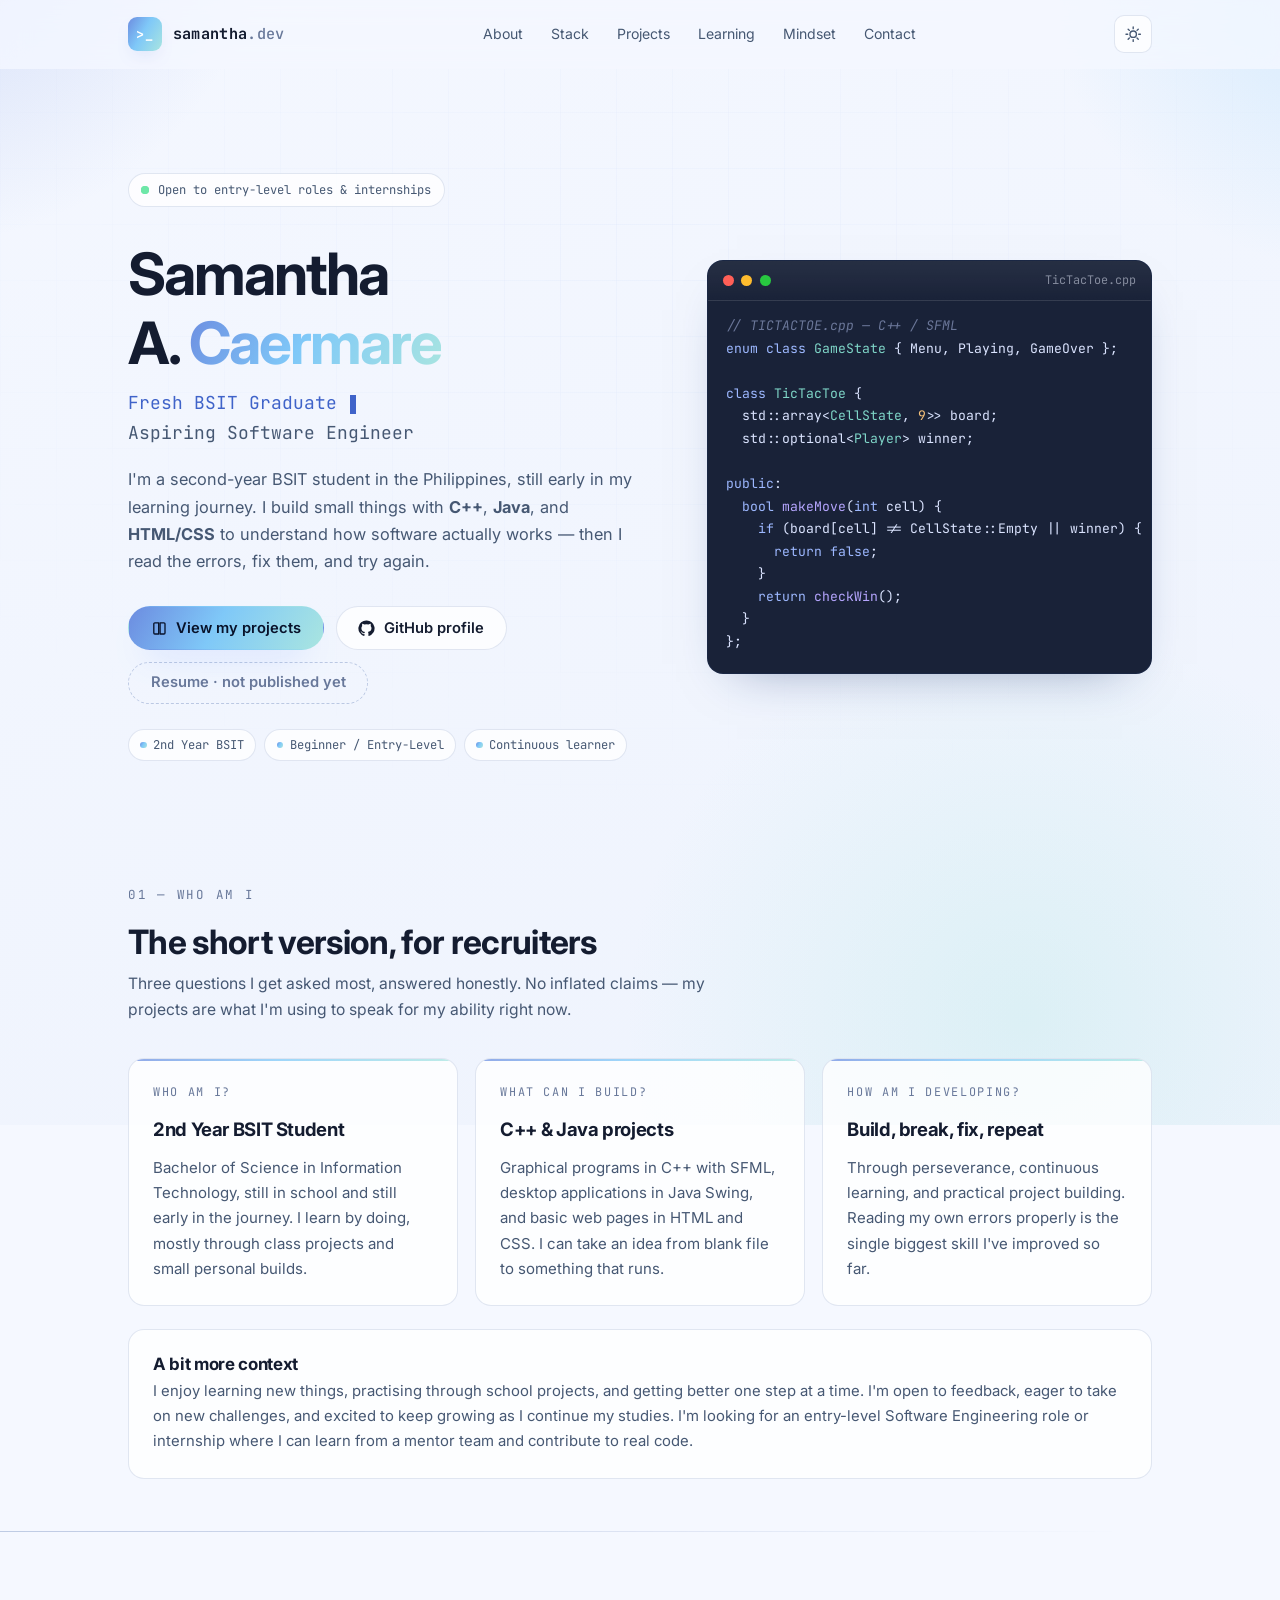
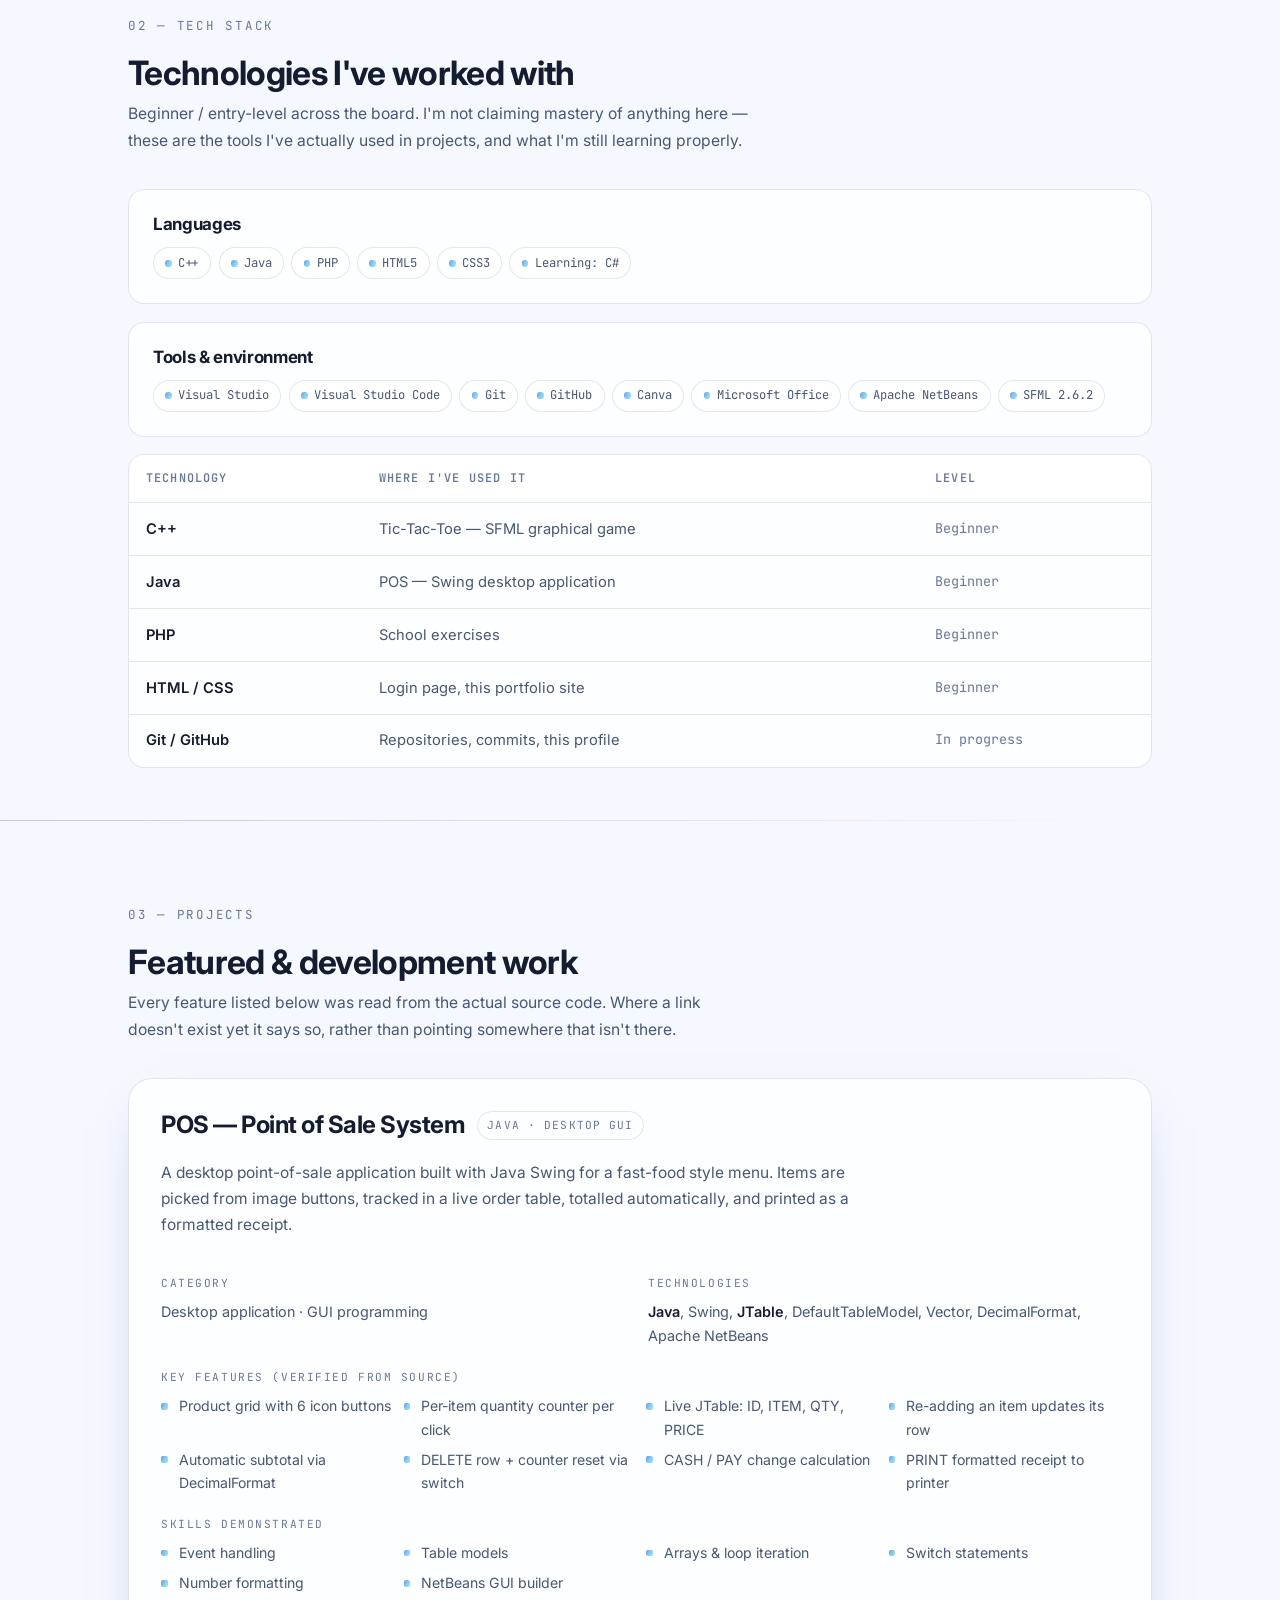
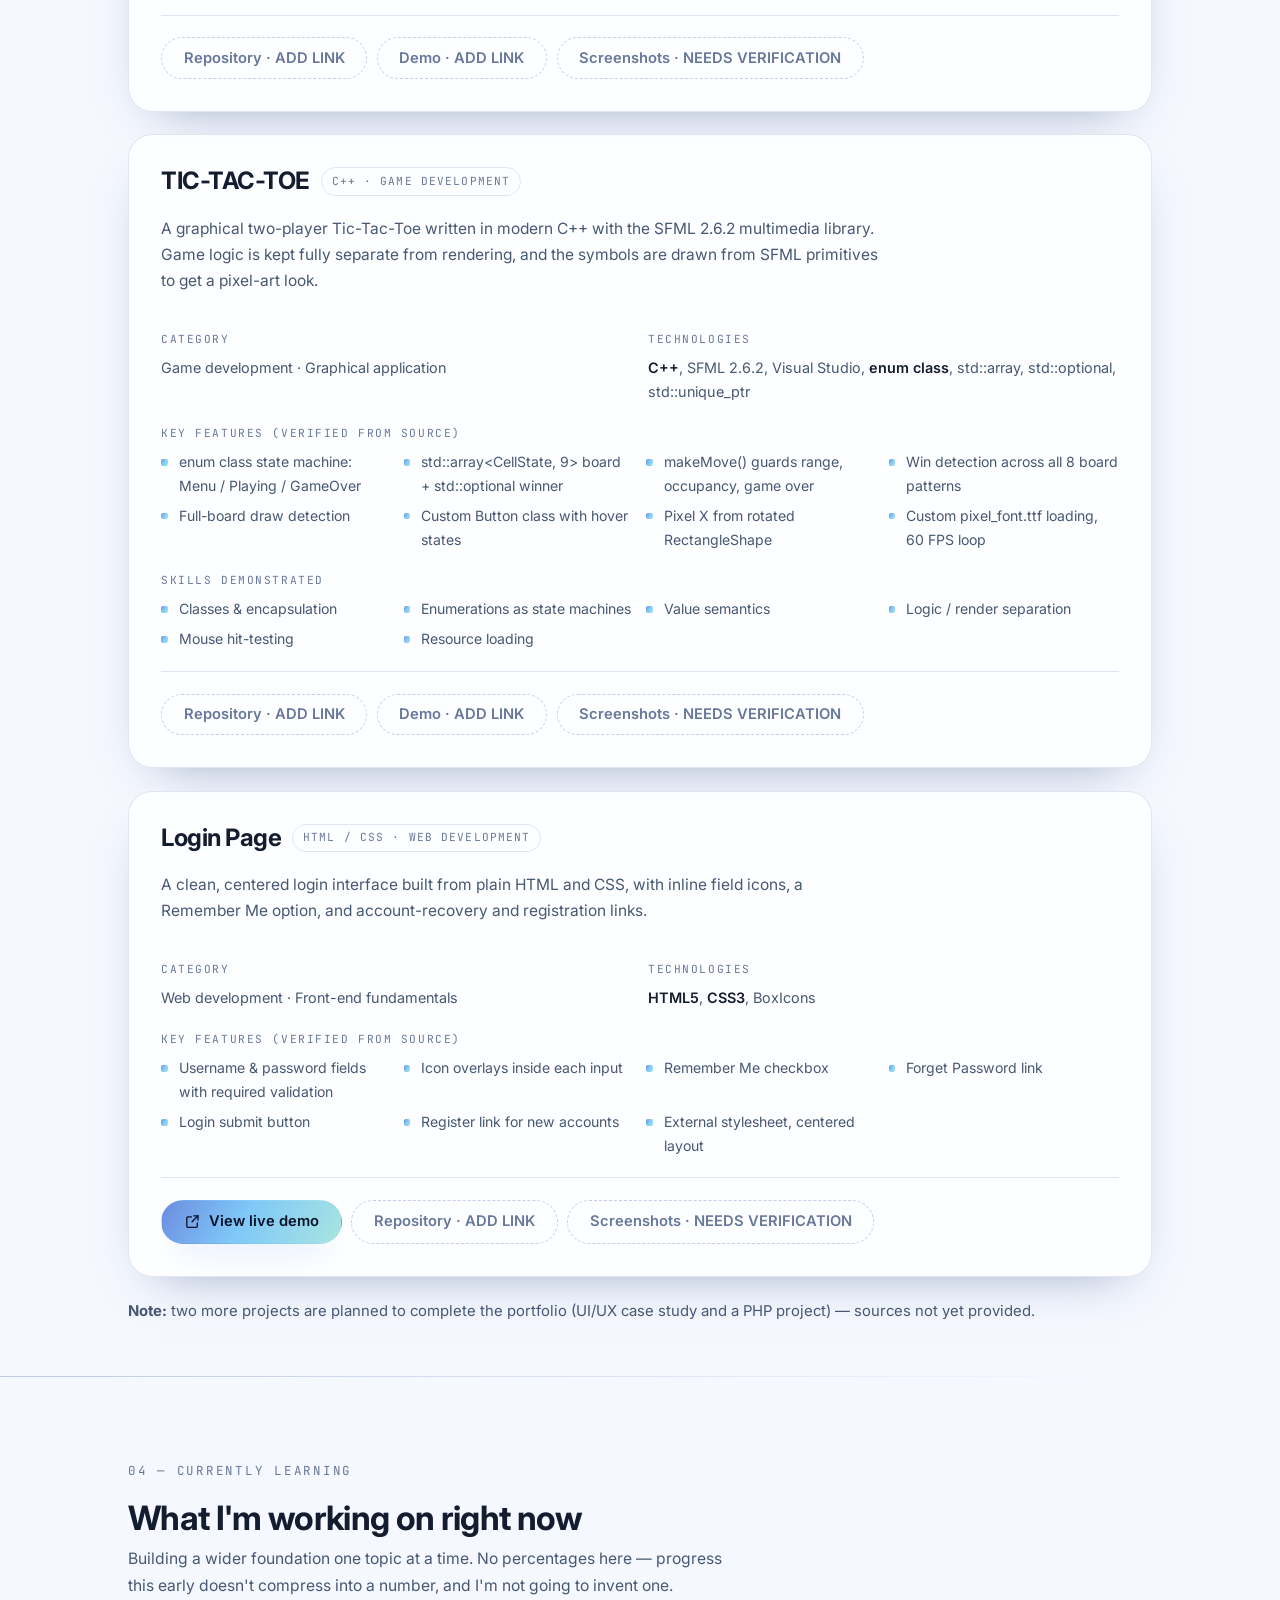
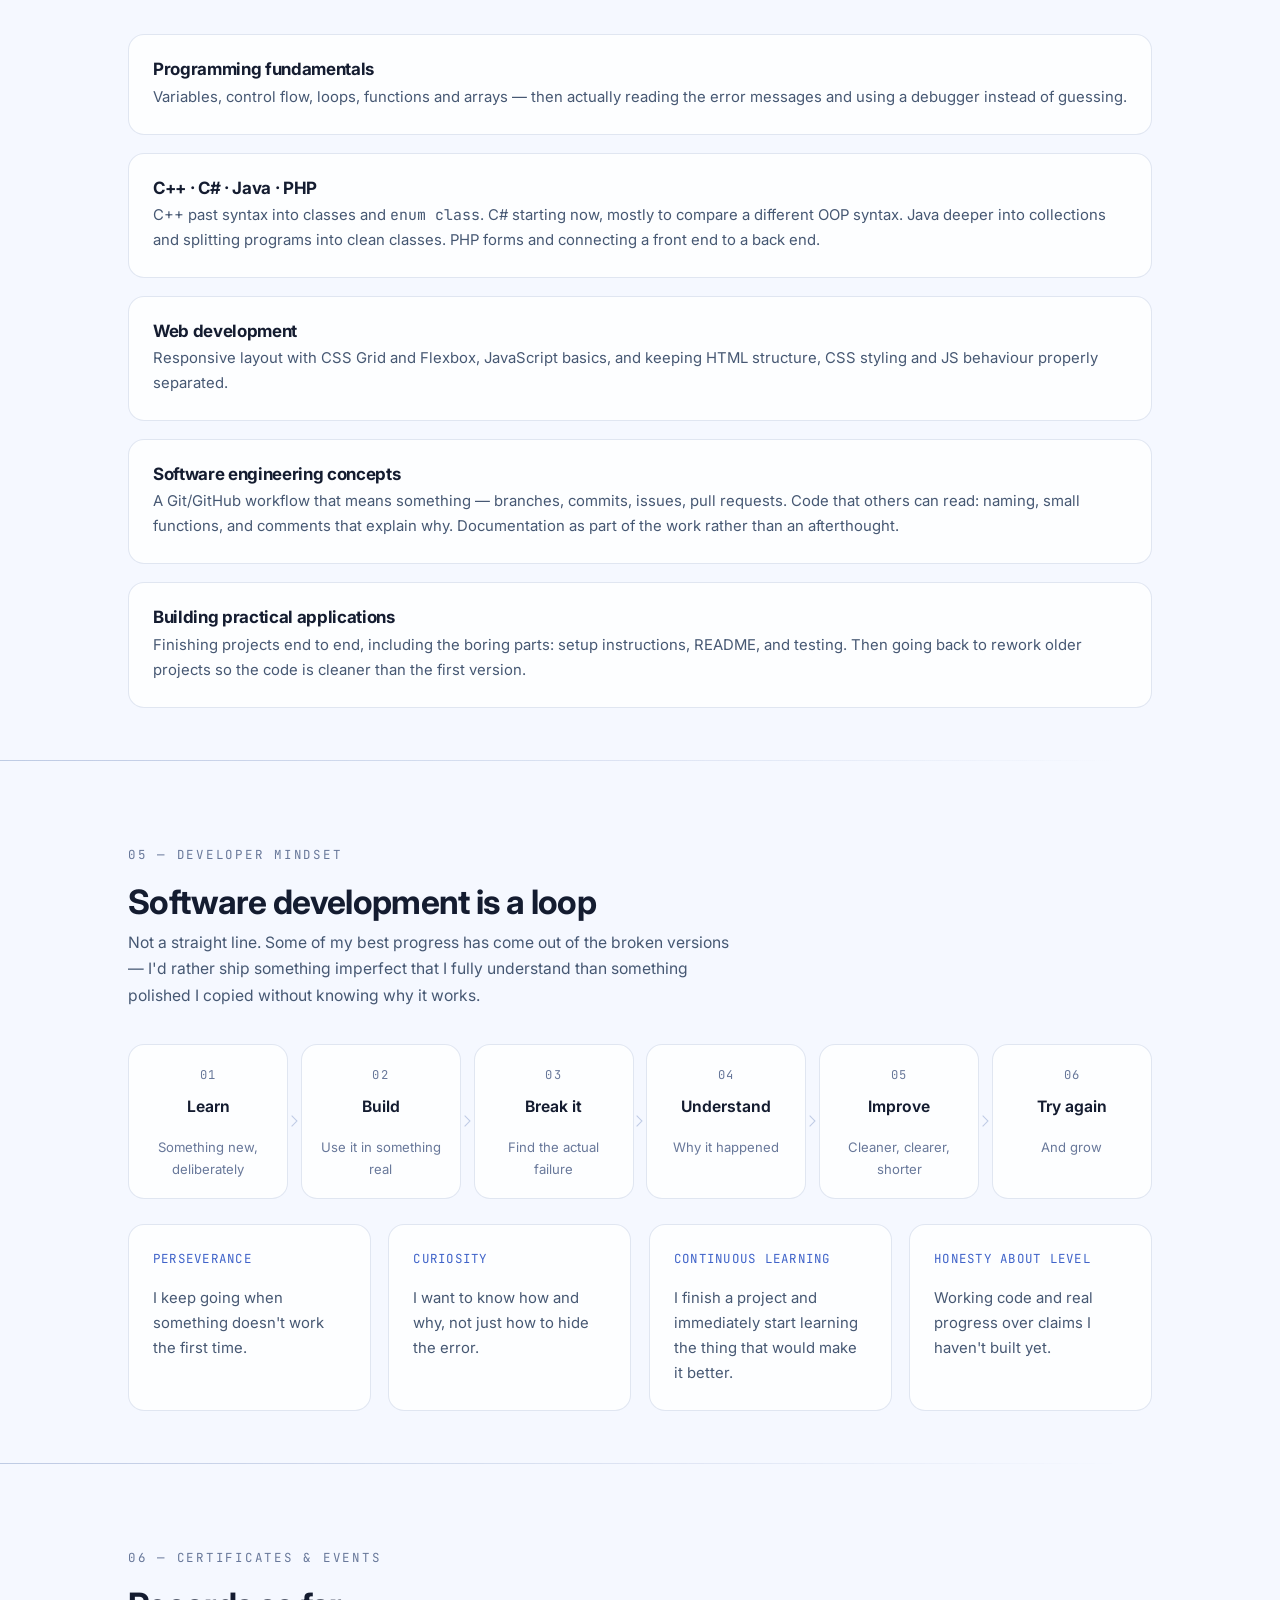
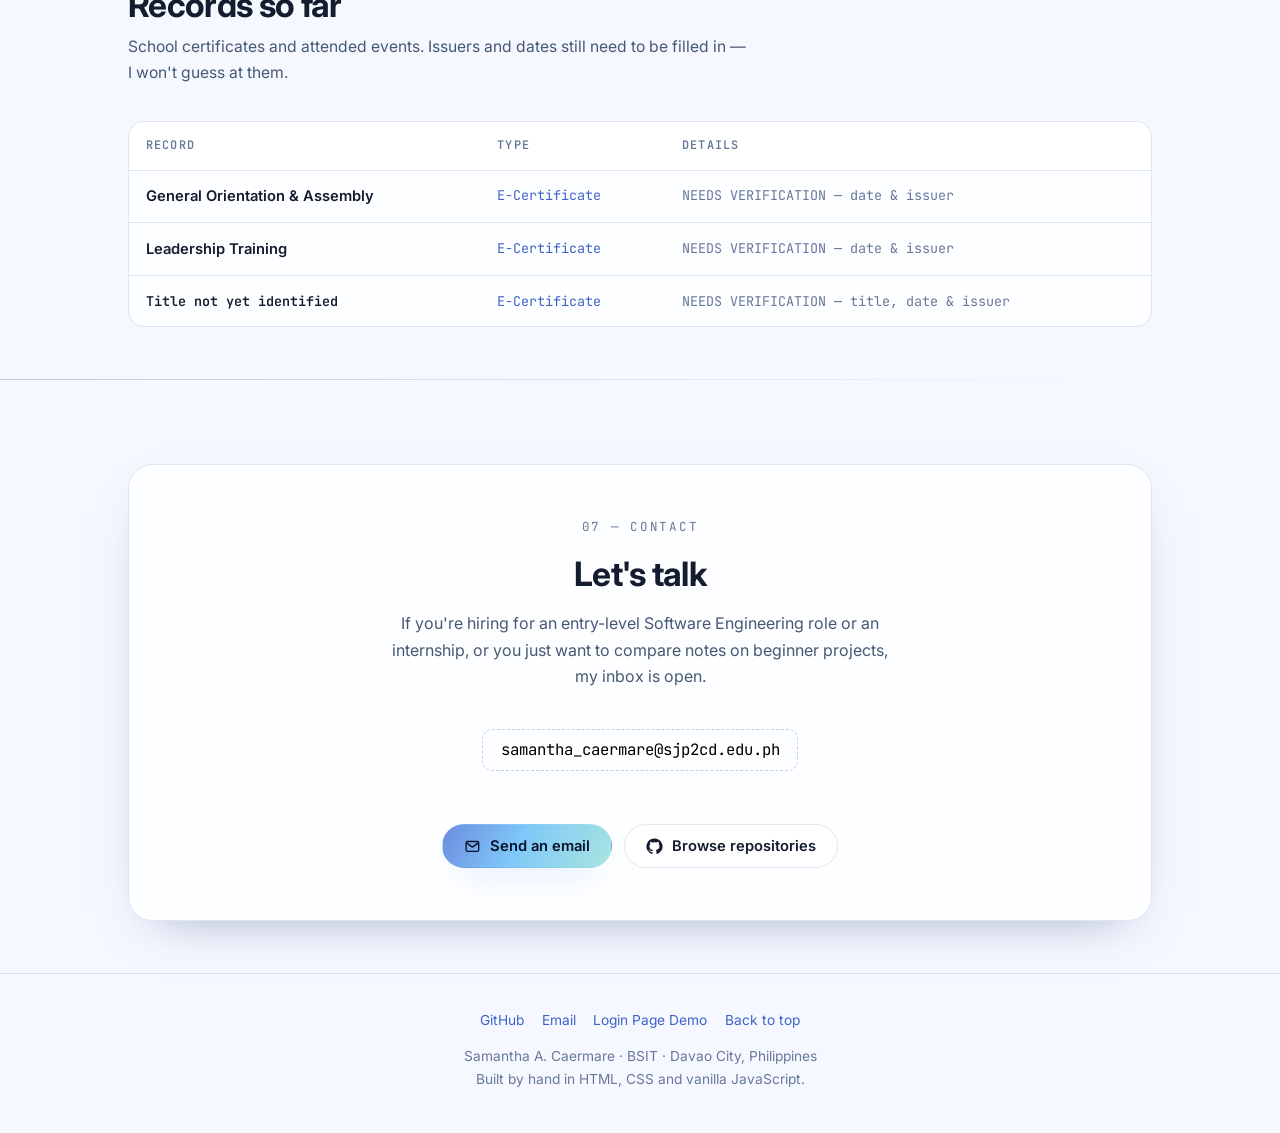
<file: sam/index.html>
<!DOCTYPE html>
<html lang="en" data-theme="dark">
<head>
  <meta charset="UTF-8">
  <meta name="viewport" content="width=device-width, initial-scale=1.0">
  <meta name="description" content="Portfolio of Samantha A. Caermare — BSIT student and aspiring software engineer building C++, Java and web projects.">
  <meta name="author" content="Samantha A. Caermare">
  <meta name="theme-color" content="#080c1a">

  <title>Samantha A. Caermare · Aspiring Software Engineer</title>

  <link rel="preconnect" href="https://fonts.googleapis.com">
  <link rel="preconnect" href="https://fonts.gstatic.com" crossorigin>
  <link href="https://fonts.googleapis.com/css2?family=Inter:wght@400;500;600;700&family=JetBrains+Mono:wght@400;500;700&display=swap" rel="stylesheet">

  <link rel="stylesheet" href="styles.css">
  <link rel="icon" href="data:image/svg+xml,%3Csvg xmlns='http://www.w3.org/2000/svg' viewBox='0 0 100 100'%3E%3Crect width='100' height='100' rx='24' fill='%236c8ce0'/%3E%3Ctext x='50' y='68' font-size='54' font-family='monospace' font-weight='bold' fill='white' text-anchor='middle'%3ES%3C/text%3E%3C/svg%3E">

  <!-- Blocking snippet: apply stored theme before first paint to avoid a flash -->
  <script>
    (function () {
      var t;
      try { t = localStorage.getItem("sam-theme"); } catch (e) { t = null; }
      if (t !== "light" && t !== "dark") {
        t = window.matchMedia && window.matchMedia("(prefers-color-scheme: light)").matches ? "light" : "dark";
      }
      document.documentElement.setAttribute("data-theme", t);
    })();
  </script>
</head>

<body>
<a class="skip-link" href="#main">Skip to content</a>

<!-- ======================================================================
     Header
     ====================================================================== -->
<header class="site-header" id="siteHeader">
  <div class="wrap nav">
    <a class="brand" href="#top" aria-label="Samantha A. Caermare — home">
      <span class="brand__mark" aria-hidden="true">&gt;_</span>
      <span class="brand__text">samantha<span>.dev</span></span>
    </a>

    <nav aria-label="Primary">
      <ul class="nav__links" id="navLinks">
        <li><a href="#about">About</a></li>
        <li><a href="#stack">Stack</a></li>
        <li><a href="#projects">Projects</a></li>
        <li><a href="#learning">Learning</a></li>
        <li><a href="#mindset">Mindset</a></li>
        <li><a href="#contact">Contact</a></li>
      </ul>
    </nav>

    <div class="nav__actions">
      <button class="icon-btn" id="themeToggle" type="button"
              role="switch" aria-checked="false"
              aria-label="Switch colour theme" title="Switch colour theme">
        <svg class="icon-moon" viewBox="0 0 24 24" fill="none" stroke="currentColor" stroke-width="1.8"
             stroke-linecap="round" stroke-linejoin="round" aria-hidden="true">
          <path d="M21 12.8A9 9 0 1 1 11.2 3a7 7 0 0 0 9.8 9.8z"/>
        </svg>
        <svg class="icon-sun" viewBox="0 0 24 24" fill="none" stroke="currentColor" stroke-width="1.8"
             stroke-linecap="round" stroke-linejoin="round" aria-hidden="true">
          <circle cx="12" cy="12" r="4.2"/>
          <path d="M12 2.6v2.2M12 19.2v2.2M2.6 12h2.2M19.2 12h2.2M5.4 5.4l1.6 1.6M17 17l1.6 1.6M18.6 5.4L17 7M7 17l-1.6 1.6"/>
        </svg>
      </button>

      <button class="icon-btn nav__toggle" id="navToggle" type="button"
              aria-expanded="false" aria-controls="navLinks" aria-label="Open navigation menu">
        <svg viewBox="0 0 24 24" fill="none" stroke="currentColor" stroke-width="1.8"
             stroke-linecap="round" aria-hidden="true">
          <path d="M4 7h16M4 12h16M4 17h16"/>
        </svg>
      </button>
    </div>
  </div>
</header>

<main id="main">
  <span id="top"></span>

  <!-- ====================================================================
       Hero
       ==================================================================== -->
  <section class="hero">
    <div class="wrap hero__grid">
      <div class="hero__copy">
        <p class="eyebrow">
          <span class="pulse" aria-hidden="true"></span>
          Open to entry-level roles &amp; internships
        </p>

        <h1 class="hero__name">
          Samantha<br>A. <span class="grad-text">Caermare</span>
        </h1>

        <p class="hero__role">
          <span class="hero__typed" id="typedRole" aria-hidden="true">Fresh BSIT Graduate</span>
          <span class="visually-hidden">Fresh BSIT Graduate, Aspiring Software Engineer</span>
          <span class="caret" aria-hidden="true"></span><br>
          Aspiring Software Engineer
        </p>

        <p class="hero__lead">
          I'm a second-year BSIT student in the Philippines, still early in my learning journey.
          I build small things with <strong>C++</strong>, <strong>Java</strong>, and
          <strong>HTML/CSS</strong> to understand how software actually works — then I read the
          errors, fix them, and try again.
        </p>

        <div class="hero__cta">
          <a class="btn btn--primary" href="#projects">
            <svg viewBox="0 0 24 24" fill="none" stroke="currentColor" stroke-width="1.9"
                 stroke-linecap="round" stroke-linejoin="round" aria-hidden="true">
              <path d="M4 5.5A1.5 1.5 0 0 1 5.5 4H11v16H5.5A1.5 1.5 0 0 1 4 18.5z"/>
              <path d="M13 4h5.5A1.5 1.5 0 0 1 20 5.5v13a1.5 1.5 0 0 1-1.5 1.5H13z"/>
            </svg>
            View my projects
          </a>

          <a class="btn btn--ghost" href="https://github.com/samanthacaermare-lgtm" target="_blank" rel="noopener noreferrer">
            <svg viewBox="0 0 24 24" fill="currentColor" aria-hidden="true">
              <path d="M12 .8a11.2 11.2 0 0 0-3.54 21.9c.56.1.77-.24.77-.54v-2.1c-3.12.68-3.78-1.34-3.78-1.34-.51-1.3-1.25-1.64-1.25-1.64-1.02-.7.08-.68.08-.68 1.13.08 1.72 1.16 1.72 1.16 1 1.72 2.63 1.22 3.27.93.1-.72.39-1.22.71-1.5-2.49-.28-5.11-1.25-5.11-5.56 0-1.23.44-2.23 1.16-3.02-.12-.29-.5-1.43.11-2.98 0 0 .95-.3 3.1 1.15a10.7 10.7 0 0 1 5.64 0c2.15-1.45 3.1-1.15 3.1-1.15.61 1.55.23 2.69.11 2.98.72.79 1.15 1.79 1.15 3.02 0 4.32-2.62 5.27-5.12 5.55.4.35.76 1.04.76 2.1v3.11c0 .3.2.65.78.54A11.2 11.2 0 0 0 12 .8z"/>
            </svg>
            GitHub profile
          </a>

          <span class="btn btn--todo" role="note" aria-label="Resume link not yet available">
            Resume · not published yet
          </span>
        </div>

        <div class="hero__meta">
          <span class="chip"><span class="chip__dot"></span>2nd Year BSIT</span>
          <span class="chip"><span class="chip__dot"></span>Beginner / Entry-Level</span>
          <span class="chip"><span class="chip__dot"></span>Continuous learner</span>
        </div>
      </div>

      <!-- Code decoration — content mirrors the verified TIC-TAC-TOE project -->
      <div class="codewin" aria-hidden="true">
        <div class="codewin__bar">
          <span class="dot dot--r"></span>
          <span class="dot dot--y"></span>
          <span class="dot dot--g"></span>
          <span class="codewin__file">TicTacToe.cpp</span>
        </div>
<pre><code><span class="tok-com">// TICTACTOE.cpp — C++ / SFML</span>
<span class="tok-key">enum class</span> <span class="tok-type">GameState</span> { Menu, Playing, GameOver };

<span class="tok-key">class</span> <span class="tok-type">TicTacToe</span> {
  std::array&lt;<span class="tok-type">CellState</span>, <span class="tok-num">9</span>&gt> board;
  std::optional&lt;<span class="tok-type">Player</span>&gt; winner;

<span class="tok-key">public</span>:
  <span class="tok-key">bool</span> <span class="tok-fn">makeMove</span>(<span class="tok-key">int</span> cell) {
    <span class="tok-key">if</span> (board[cell] != CellState::Empty || winner) {
      <span class="tok-key">return</span> <span class="tok-key">false</span>;
    }
    <span class="tok-key">return</span> <span class="tok-fn">checkWin</span>();
  }
};</code></pre>
      </div>
    </div>
  </section>

  <!-- ====================================================================
       About / recruiter positioning
       ==================================================================== -->
  <section class="section" id="about">
    <div class="wrap">
      <div class="section-head reveal">
        <p class="section-head__index">01 — WHO AM I</p>
        <h2 class="section-head__title">The short version, for recruiters</h2>
        <p class="section-head__sub">
          Three questions I get asked most, answered honestly. No inflated claims —
          my projects are what I'm using to speak for my ability right now.
        </p>
      </div>

      <div class="qgrid">
        <article class="qcard reveal">
          <p class="qcard__q">Who am I?</p>
          <h3 class="qcard__a">2nd Year BSIT Student</h3>
          <p class="qcard__body">
            Bachelor of Science in Information Technology, still in school and still early
            in the journey. I learn by doing, mostly through class projects and small
            personal builds.
          </p>
        </article>

        <article class="qcard reveal">
          <p class="qcard__q">What can I build?</p>
          <h3 class="qcard__a">C++ &amp; Java projects</h3>
          <p class="qcard__body">
            Graphical programs in C++ with SFML, desktop applications in Java Swing, and
            basic web pages in HTML and CSS. I can take an idea from blank file to
            something that runs.
          </p>
        </article>

        <article class="qcard reveal">
          <p class="qcard__q">How am I developing?</p>
          <h3 class="qcard__a">Build, break, fix, repeat</h3>
          <p class="qcard__body">
            Through perseverance, continuous learning, and practical project building.
            Reading my own errors properly is the single biggest skill I've improved so far.
          </p>
        </article>
      </div>

      <div class="stack" style="margin-top:1.4rem">
        <div class="card reveal">
          <h3 class="card__title">A bit more context</h3>
          <p class="card__hint">
            I enjoy learning new things, practising through school projects, and getting better
            one step at a time. I'm open to feedback, eager to take on new challenges, and
            excited to keep growing as I continue my studies. I'm looking for an entry-level
            Software Engineering role or internship where I can learn from a mentor team and
            contribute to real code.
          </p>
        </div>
      </div>
    </div>
  </section>

  <hr class="wrap rule">

  <!-- ====================================================================
       Tech stack
       ==================================================================== -->
  <section class="section" id="stack">
    <div class="wrap">
      <div class="section-head reveal">
        <p class="section-head__index">02 — TECH STACK</p>
        <h2 class="section-head__title">Technologies I've worked with</h2>
        <p class="section-head__sub">
          Beginner / entry-level across the board. I'm not claiming mastery of anything here —
          these are the tools I've actually used in projects, and what I'm still learning properly.
        </p>
      </div>

      <div class="stack">
        <div class="card reveal">
          <h3 class="card__title">Languages</h3>
          <div class="chips" style="margin-top:.8rem">
            <span class="chip"><span class="chip__dot"></span>C++</span>
            <span class="chip"><span class="chip__dot"></span>Java</span>
            <span class="chip"><span class="chip__dot"></span>PHP</span>
            <span class="chip"><span class="chip__dot"></span>HTML5</span>
            <span class="chip"><span class="chip__dot"></span>CSS3</span>
            <span class="chip"><span class="chip__dot"></span>Learning: C#</span>
          </div>
        </div>

        <div class="card reveal">
          <h3 class="card__title">Tools &amp; environment</h3>
          <div class="chips" style="margin-top:.8rem">
            <span class="chip"><span class="chip__dot"></span>Visual Studio</span>
            <span class="chip"><span class="chip__dot"></span>Visual Studio Code</span>
            <span class="chip"><span class="chip__dot"></span>Git</span>
            <span class="chip"><span class="chip__dot"></span>GitHub</span>
            <span class="chip"><span class="chip__dot"></span>Canva</span>
            <span class="chip"><span class="chip__dot"></span>Microsoft Office</span>
            <span class="chip"><span class="chip__dot"></span>Apache NetBeans</span>
            <span class="chip"><span class="chip__dot"></span>SFML 2.6.2</span>
          </div>
        </div>

        <div class="table-scroll reveal">
          <table>
            <caption class="visually-hidden">Technology, where it was used, and current level</caption>
            <thead>
              <tr><th scope="col">Technology</th><th scope="col">Where I've used it</th><th scope="col">Level</th></tr>
            </thead>
            <tbody>
              <tr><td>C++</td><td>Tic-Tac-Toe — SFML graphical game</td><td class="state-pending">Beginner</td></tr>
              <tr><td>Java</td><td>POS — Swing desktop application</td><td class="state-pending">Beginner</td></tr>
              <tr><td>PHP</td><td>School exercises</td><td class="state-pending">Beginner</td></tr>
              <tr><td>HTML / CSS</td><td>Login page, this portfolio site</td><td class="state-pending">Beginner</td></tr>
              <tr><td>Git / GitHub</td><td>Repositories, commits, this profile</td><td class="state-pending">In progress</td></tr>
            </tbody>
          </table>
        </div>
      </div>
    </div>
  </section>

  <hr class="wrap rule">

  <!-- ====================================================================
       Projects
       ==================================================================== -->
  <section class="section" id="projects">
    <div class="wrap">
      <div class="section-head reveal">
        <p class="section-head__index">03 — PROJECTS</p>
        <h2 class="section-head__title">Featured &amp; development work</h2>
        <p class="section-head__sub">
          Every feature listed below was read from the actual source code. Where a link doesn't
          exist yet it says so, rather than pointing somewhere that isn't there.
        </p>
      </div>

      <div class="projects">

        <!-- PROJECT 1 — POS -->
        <article class="project reveal">
          <div class="project__head">
            <h3 class="project__title">POS — Point of Sale System</h3>
            <span class="tag-category">Java · Desktop GUI</span>
          </div>

          <p class="project__desc">
            A desktop point-of-sale application built with Java Swing for a fast-food style menu.
            Items are picked from image buttons, tracked in a live order table, totalled
            automatically, and printed as a formatted receipt.
          </p>

          <div class="project__cols">
            <div>
              <span class="meta-label">Category</span>
              <p class="meta-value">Desktop application · GUI programming</p>
            </div>
            <div>
              <span class="meta-label">Technologies</span>
              <p class="meta-value">
                <strong>Java</strong>, Swing, <strong>JTable</strong>, DefaultTableModel,
                Vector, DecimalFormat, Apache NetBeans
              </p>
            </div>
          </div>

          <div>
            <span class="meta-label">Key features (verified from source)</span>
            <ul class="project__skills">
              <li>Product grid with 6 icon buttons</li>
              <li>Per-item quantity counter per click</li>
              <li>Live JTable: ID, ITEM, QTY, PRICE</li>
              <li>Re-adding an item updates its row</li>
              <li>Automatic subtotal via DecimalFormat</li>
              <li>DELETE row + counter reset via switch</li>
              <li>CASH / PAY change calculation</li>
              <li>PRINT formatted receipt to printer</li>
            </ul>
          </div>

          <div>
            <span class="meta-label">Skills demonstrated</span>
            <ul class="project__skills">
              <li>Event handling</li>
              <li>Table models</li>
              <li>Arrays &amp; loop iteration</li>
              <li>Switch statements</li>
              <li>Number formatting</li>
              <li>NetBeans GUI builder</li>
            </ul>
          </div>

          <div class="project__actions">
            <span class="btn btn--todo" role="note">Repository · ADD LINK</span>
            <span class="btn btn--todo" role="note">Demo · ADD LINK</span>
            <span class="btn btn--todo" role="note">Screenshots · NEEDS VERIFICATION</span>
          </div>
        </article>

        <!-- PROJECT 2 — TIC-TAC-TOE -->
        <article class="project reveal">
          <div class="project__head">
            <h3 class="project__title">TIC-TAC-TOE</h3>
            <span class="tag-category">C++ · Game Development</span>
          </div>

          <p class="project__desc">
            A graphical two-player Tic-Tac-Toe written in modern C++ with the SFML 2.6.2
            multimedia library. Game logic is kept fully separate from rendering, and the
            symbols are drawn from SFML primitives to get a pixel-art look.
          </p>

          <div class="project__cols">
            <div>
              <span class="meta-label">Category</span>
              <p class="meta-value">Game development · Graphical application</p>
            </div>
            <div>
              <span class="meta-label">Technologies</span>
              <p class="meta-value">
                <strong>C++</strong>, SFML 2.6.2, Visual Studio, <strong>enum class</strong>,
                std::array, std::optional, std::unique_ptr
              </p>
            </div>
          </div>

          <div>
            <span class="meta-label">Key features (verified from source)</span>
            <ul class="project__skills">
              <li>enum class state machine: Menu / Playing / GameOver</li>
              <li>std::array&lt;CellState, 9&gt; board + std::optional winner</li>
              <li>makeMove() guards range, occupancy, game over</li>
              <li>Win detection across all 8 board patterns</li>
              <li>Full-board draw detection</li>
              <li>Custom Button class with hover states</li>
              <li>Pixel X from rotated RectangleShape</li>
              <li>Custom pixel_font.ttf loading, 60 FPS loop</li>
            </ul>
          </div>

          <div>
            <span class="meta-label">Skills demonstrated</span>
            <ul class="project__skills">
              <li>Classes &amp; encapsulation</li>
              <li>Enumerations as state machines</li>
              <li>Value semantics</li>
              <li>Logic / render separation</li>
              <li>Mouse hit-testing</li>
              <li>Resource loading</li>
            </ul>
          </div>

          <div class="project__actions">
            <span class="btn btn--todo" role="note">Repository · ADD LINK</span>
            <span class="btn btn--todo" role="note">Demo · ADD LINK</span>
            <span class="btn btn--todo" role="note">Screenshots · NEEDS VERIFICATION</span>
          </div>
        </article>

        <!-- PROJECT 3 — LOGIN PAGE -->
        <article class="project reveal">
          <div class="project__head">
            <h3 class="project__title">Login Page</h3>
            <span class="tag-category">HTML / CSS · Web Development</span>
          </div>

          <p class="project__desc">
            A clean, centered login interface built from plain HTML and CSS, with inline field
            icons, a Remember Me option, and account-recovery and registration links.
          </p>

          <div class="project__cols">
            <div>
              <span class="meta-label">Category</span>
              <p class="meta-value">Web development · Front-end fundamentals</p>
            </div>
            <div>
              <span class="meta-label">Technologies</span>
              <p class="meta-value"><strong>HTML5</strong>, <strong>CSS3</strong>, BoxIcons</p>
            </div>
          </div>

          <div>
            <span class="meta-label">Key features (verified from source)</span>
            <ul class="project__skills">
              <li>Username &amp; password fields with required validation</li>
              <li>Icon overlays inside each input</li>
              <li>Remember Me checkbox</li>
              <li>Forget Password link</li>
              <li>Login submit button</li>
              <li>Register link for new accounts</li>
              <li>External stylesheet, centered layout</li>
            </ul>
          </div>

          <div class="project__actions">
            <a class="btn btn--primary"
               href="https://samanthacaermare-lgtm.github.io/sam/main.html"
               target="_blank" rel="noopener noreferrer">
              <svg viewBox="0 0 24 24" fill="none" stroke="currentColor" stroke-width="1.9"
                   stroke-linecap="round" stroke-linejoin="round" aria-hidden="true">
                <path d="M14 4h6v6"/><path d="M20 4l-8.5 8.5"/><path d="M19 14v5a1.6 1.6 0 0 1-1.6 1.6H5.6A1.6 1.6 0 0 1 4 19V7.2A1.6 1.6 0 0 1 5.6 5.6h5"/>
              </svg>
              View live demo
            </a>
            <span class="btn btn--todo" role="note">Repository · ADD LINK</span>
            <span class="btn btn--todo" role="note">Screenshots · NEEDS VERIFICATION</span>
          </div>
        </article>

      </div>

      <p class="card__hint reveal" style="margin-top:1.4rem">
        <strong>Note:</strong> two more projects are planned to complete the portfolio
        (UI/UX case study and a PHP project) — sources not yet provided.
      </p>
    </div>
  </section>

  <hr class="wrap rule">

  <!-- ====================================================================
       Currently learning
       ==================================================================== -->
  <section class="section" id="learning">
    <div class="wrap">
      <div class="section-head reveal">
        <p class="section-head__index">04 — CURRENTLY LEARNING</p>
        <h2 class="section-head__title">What I'm working on right now</h2>
        <p class="section-head__sub">
          Building a wider foundation one topic at a time. No percentages here — progress this
          early doesn't compress into a number, and I'm not going to invent one.
        </p>
      </div>

      <div class="stack">
        <div class="card reveal">
          <h3 class="card__title">Programming fundamentals</h3>
          <p class="card__hint">
            Variables, control flow, loops, functions and arrays — then actually reading the
            error messages and using a debugger instead of guessing.
          </p>
        </div>

        <div class="card reveal">
          <h3 class="card__title">C++ · C# · Java · PHP</h3>
          <p class="card__hint">
            C++ past syntax into classes and <code>enum class</code>. C# starting now, mostly to
            compare a different OOP syntax. Java deeper into collections and splitting programs
            into clean classes. PHP forms and connecting a front end to a back end.
          </p>
        </div>

        <div class="card reveal">
          <h3 class="card__title">Web development</h3>
          <p class="card__hint">
            Responsive layout with CSS Grid and Flexbox, JavaScript basics, and keeping HTML
            structure, CSS styling and JS behaviour properly separated.
          </p>
        </div>

        <div class="card reveal">
          <h3 class="card__title">Software engineering concepts</h3>
          <p class="card__hint">
            A Git/GitHub workflow that means something — branches, commits, issues, pull requests.
            Code that others can read: naming, small functions, and comments that explain why.
            Documentation as part of the work rather than an afterthought.
          </p>
        </div>

        <div class="card reveal">
          <h3 class="card__title">Building practical applications</h3>
          <p class="card__hint">
            Finishing projects end to end, including the boring parts: setup instructions, README,
            and testing. Then going back to rework older projects so the code is cleaner than the
            first version.
          </p>
        </div>
      </div>
    </div>
  </section>

  <hr class="wrap rule">

  <!-- ====================================================================
       Developer mindset
       ==================================================================== -->
  <section class="section" id="mindset">
    <div class="wrap">
      <div class="section-head reveal">
        <p class="section-head__index">05 — DEVELOPER MINDSET</p>
        <h2 class="section-head__title">Software development is a loop</h2>
        <p class="section-head__sub">
          Not a straight line. Some of my best progress has come out of the broken versions —
          I'd rather ship something imperfect that I fully understand than something polished
          I copied without knowing why it works.
        </p>
      </div>

      <div class="loop reveal">
        <div class="loop__step">
          <p class="loop__label">Learn</p>
          <p class="loop__note">Something new, deliberately</p>
        </div>
        <div class="loop__step">
          <p class="loop__label">Build</p>
          <p class="loop__note">Use it in something real</p>
        </div>
        <div class="loop__step">
          <p class="loop__label">Break it</p>
          <p class="loop__note">Find the actual failure</p>
        </div>
        <div class="loop__step">
          <p class="loop__label">Understand</p>
          <p class="loop__note">Why it happened</p>
        </div>
        <div class="loop__step">
          <p class="loop__label">Improve</p>
          <p class="loop__note">Cleaner, clearer, shorter</p>
        </div>
        <div class="loop__step">
          <p class="loop__label">Try again</p>
          <p class="loop__note">And grow</p>
        </div>
      </div>

      <div class="values">
        <div class="card reveal">
          <p class="value__key">Perseverance</p>
          <p class="value__body">I keep going when something doesn't work the first time.</p>
        </div>
        <div class="card reveal">
          <p class="value__key">Curiosity</p>
          <p class="value__body">I want to know how and why, not just how to hide the error.</p>
        </div>
        <div class="card reveal">
          <p class="value__key">Continuous learning</p>
          <p class="value__body">
            I finish a project and immediately start learning the thing that would make it better.
          </p>
        </div>
        <div class="card reveal">
          <p class="value__key">Honesty about level</p>
          <p class="value__body">
            Working code and real progress over claims I haven't built yet.
          </p>
        </div>
      </div>
    </div>
  </section>

  <hr class="wrap rule">

  <!-- ====================================================================
       Certificates & events
       ==================================================================== -->
  <section class="section" id="records">
    <div class="wrap">
      <div class="section-head reveal">
        <p class="section-head__index">06 — CERTIFICATES &amp; EVENTS</p>
        <h2 class="section-head__title">Records so far</h2>
        <p class="section-head__sub">
          School certificates and attended events. Issuers and dates still need to be filled in —
          I won't guess at them.
        </p>
      </div>

      <div class="table-scroll reveal">
        <table>
          <thead>
            <tr><th scope="col">Record</th><th scope="col">Type</th><th scope="col">Details</th></tr>
          </thead>
          <tbody>
            <tr>
              <td>General Orientation &amp; Assembly</td>
              <td class="state-ok">E-Certificate</td>
              <td class="state-pending">NEEDS VERIFICATION — date &amp; issuer</td>
            </tr>
            <tr>
              <td>Leadership Training</td>
              <td class="state-ok">E-Certificate</td>
              <td class="state-pending">NEEDS VERIFICATION — date &amp; issuer</td>
            </tr>
            <tr>
              <td class="state-pending">Title not yet identified</td>
              <td class="state-ok">E-Certificate</td>
              <td class="state-pending">NEEDS VERIFICATION — title, date &amp; issuer</td>
            </tr>
          </tbody>
        </table>
      </div>
    </div>
  </section>

  <hr class="wrap rule">

  <!-- ====================================================================
       Contact
       ==================================================================== -->
  <section class="section" id="contact">
    <div class="wrap">
      <div class="contact reveal">
        <div class="section-head" style="margin-bottom:1rem">
          <p class="section-head__index">07 — CONTACT</p>
          <h2 class="section-head__title" style="margin-bottom:.4rem">Let's talk</h2>
        </div>

        <p class="contact__lead">
          If you're hiring for an entry-level Software Engineering role or an internship, or you
          just want to compare notes on beginner projects, my inbox is open.
        </p>

        <button class="contact__mail" id="copyEmail" type="button"
                data-email="samantha_caermare@sjp2cd.edu.ph"
                aria-label="Copy email address samantha_caermare at sjp2cd dot edu dot ph">
          samantha_caermare@sjp2cd.edu.ph
        </button>
        <span class="copied-note" id="copiedNote" role="status" aria-live="polite"></span>

        <div class="contact__row">
          <a class="btn btn--primary" href="mailto:samantha_caermare@sjp2cd.edu.ph">
            <svg viewBox="0 0 24 24" fill="none" stroke="currentColor" stroke-width="1.9"
                 stroke-linecap="round" stroke-linejoin="round" aria-hidden="true">
              <rect x="3" y="5" width="18" height="14" rx="2.2"/>
              <path d="M3.5 7l8.5 6 8.5-6"/>
            </svg>
            Send an email
          </a>

          <a class="btn btn--ghost" href="https://github.com/samanthacaermare-lgtm"
             target="_blank" rel="noopener noreferrer">
            <svg viewBox="0 0 24 24" fill="currentColor" aria-hidden="true">
              <path d="M12 .8a11.2 11.2 0 0 0-3.54 21.9c.56.1.77-.24.77-.54v-2.1c-3.12.68-3.78-1.34-3.78-1.34-.51-1.3-1.25-1.64-1.25-1.64-1.02-.7.08-.68.08-.68 1.13.08 1.72 1.16 1.72 1.16 1 1.72 2.63 1.22 3.27.93.1-.72.39-1.22.71-1.5-2.49-.28-5.11-1.25-5.11-5.56 0-1.23.44-2.23 1.16-3.02-.12-.29-.5-1.43.11-2.98 0 0 .95-.3 3.1 1.15a10.7 10.7 0 0 1 5.64 0c2.15-1.45 3.1-1.15 3.1-1.15.61 1.55.23 2.69.11 2.98.72.79 1.15 1.79 1.15 3.02 0 4.32-2.62 5.27-5.12 5.55.4.35.76 1.04.76 2.1v3.11c0 .3.2.65.78.54A11.2 11.2 0 0 0 12 .8z"/>
            </svg>
            Browse repositories
          </a>
        </div>
      </div>
    </div>
  </section>
</main>

<!-- ======================================================================
     Footer
     ====================================================================== -->
<footer class="site-footer">
  <div class="wrap">
    <div class="site-footer__links">
      <a href="https://github.com/samanthacaermare-lgtm" target="_blank" rel="noopener noreferrer">GitHub</a>
      <a href="mailto:samantha_caermare@sjp2cd.edu.ph">Email</a>
      <a href="https://samanthacaermare-lgtm.github.io/sam/main.html" target="_blank" rel="noopener noreferrer">Login Page Demo</a>
      <a href="#top">Back to top</a>
    </div>
    <p>
      Samantha A. Caermare · BSIT · Davao City, Philippines
      <br>Built by hand in HTML, CSS and vanilla JavaScript.
    </p>
  </div>
</footer>

<script src="theme.js" defer></script>
<script src="main.js" defer></script>
</body>
</html>
</file>
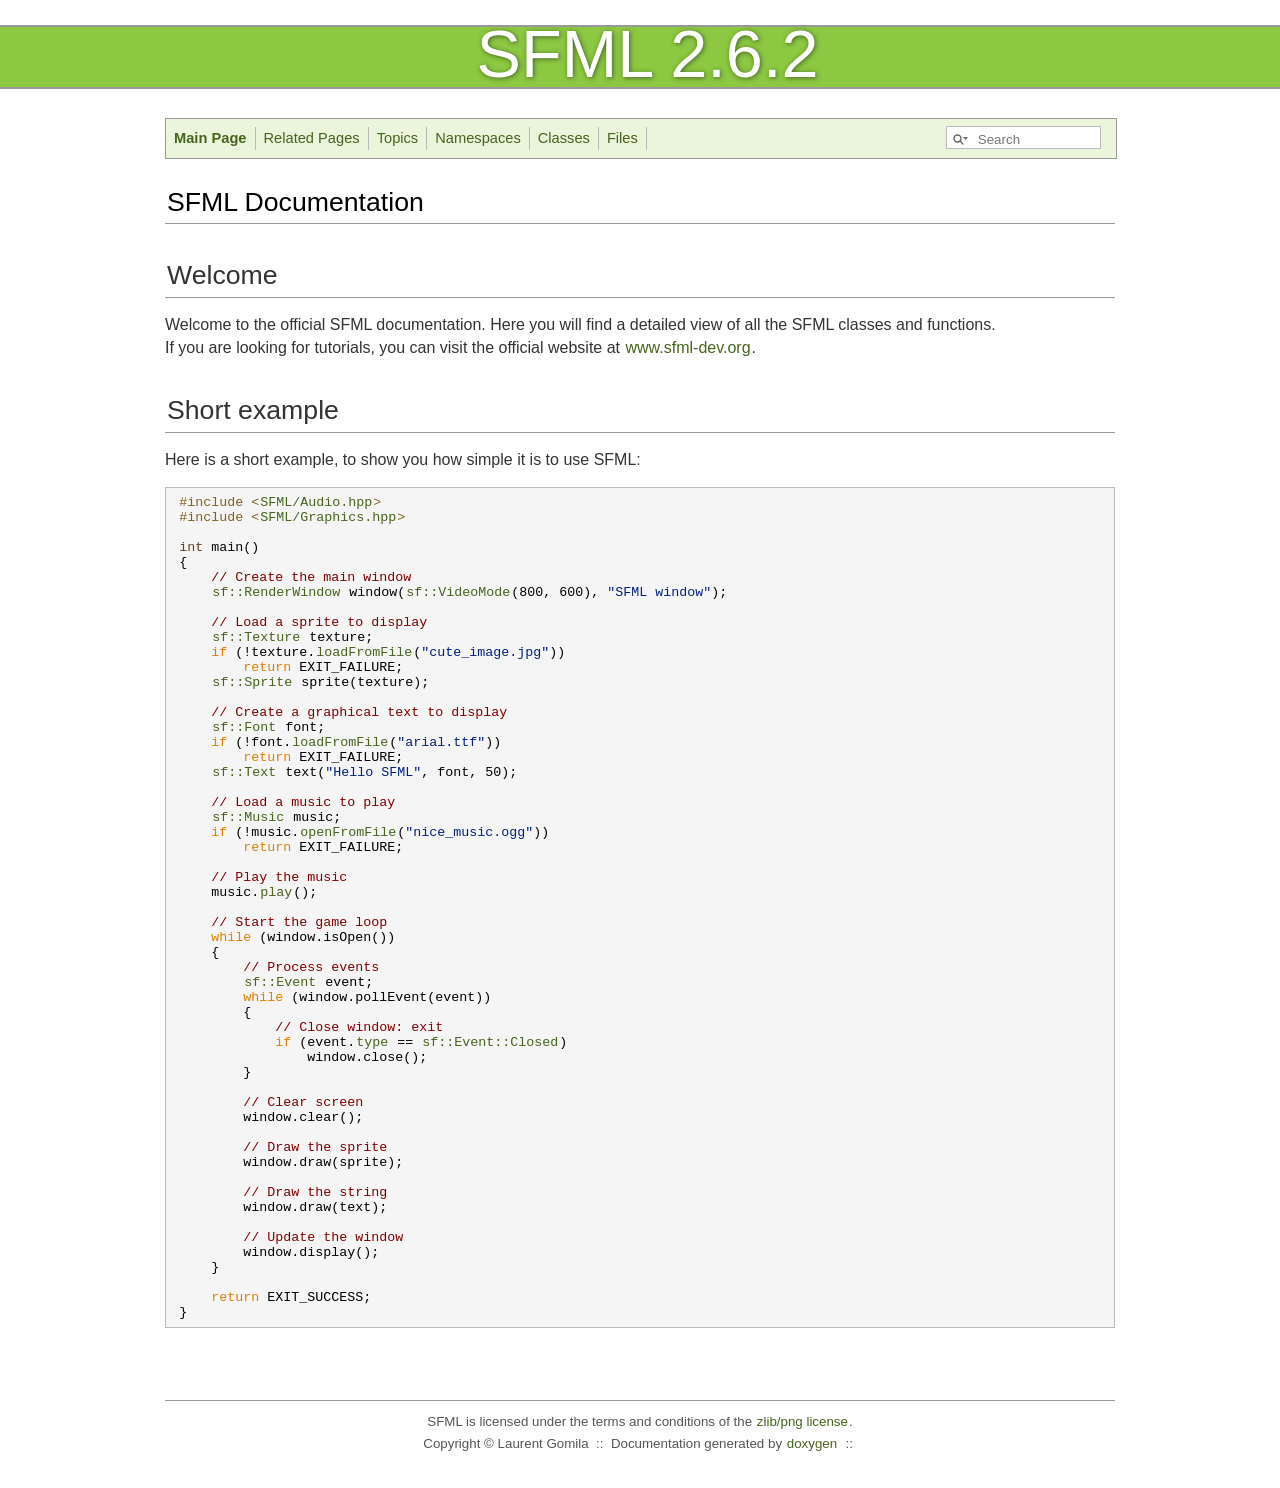
<file: projects/TICTACTOE/source project/SFML-2.6.2/doc/SFML/html/index.html>
<!DOCTYPE html PUBLIC "-//W3C//DTD XHTML 1.0 Transitional//EN" "http://www.w3.org/TR/xhtml1/DTD/xhtml1-transitional.dtd">
<html xmlns="http://www.w3.org/1999/xhtml">
    <head>
        <title>SFML - Simple and Fast Multimedia Library</title>
        <meta http-equiv="Content-Type" content="text/html;charset=UTF-8" />
        <link rel="stylesheet" type="text/css" href="doxygen.css" title="default" media="screen,print" />
        <script type="text/javascript" src="jquery.js"></script>
        <script type="text/javascript" src="dynsections.js"></script>
        <script type="text/javascript" src="clipboard.js"></script>
        <script type="text/javascript" src="cookie.js"></script>
        <link rel="stylesheet" type="text/css" href="search/search.css" />
        <link rel="stylesheet" type="text/css" href="searchOverrides.css" />
        <script type="text/javascript" src="search/searchdata.js"></script>
        <script type="text/javascript" src="search/search.js"></script>
        <script type="text/javascript">
        /* @license magnet:?xt=urn:btih:d3d9a9a6595521f9666a5e94cc830dab83b65699&amp;dn=expat.txt MIT */
          $(document).ready(function() { init_search(); });
        /* @license-end */
        </script>
    </head>
    <body>
        <div id="banner-container">
            <div id="banner">
                <span id="sfml">SFML 2.6.2</span>
            </div>
        </div>
        <div id="content">
            <div>
<!-- Generated by Doxygen 1.12.0 -->
<script type="text/javascript">
/* @license magnet:?xt=urn:btih:d3d9a9a6595521f9666a5e94cc830dab83b65699&amp;dn=expat.txt MIT */
var searchBox = new SearchBox("searchBox", "search/",'.html');
/* @license-end */
</script>
<script type="text/javascript">
/* @license magnet:?xt=urn:btih:d3d9a9a6595521f9666a5e94cc830dab83b65699&amp;dn=expat.txt MIT */
$(function() { codefold.init(0); });
/* @license-end */
</script>
  <div id="navrow1" class="tabs">
    <ul class="tablist">
      <li class="current"><a href="index.html"><span>Main&#160;Page</span></a></li>
      <li><a href="pages.html"><span>Related&#160;Pages</span></a></li>
      <li><a href="topics.html"><span>Topics</span></a></li>
      <li><a href="namespaces.html"><span>Namespaces</span></a></li>
      <li><a href="annotated.html"><span>Classes</span></a></li>
      <li><a href="files.html"><span>Files</span></a></li>
      <li>
        <div id="MSearchBox" class="MSearchBoxInactive">
        <span class="left">
          <span id="MSearchSelect"                onmouseover="return searchBox.OnSearchSelectShow()"                onmouseout="return searchBox.OnSearchSelectHide()">&#160;</span>
          <input type="text" id="MSearchField" value="" placeholder="Search" accesskey="S"
               onfocus="searchBox.OnSearchFieldFocus(true)" 
               onblur="searchBox.OnSearchFieldFocus(false)" 
               onkeyup="searchBox.OnSearchFieldChange(event)"/>
          </span><span class="right">
            <a id="MSearchClose" href="javascript:searchBox.CloseResultsWindow()"><img id="MSearchCloseImg" border="0" src="search/close.svg" alt=""/></a>
          </span>
        </div>
      </li>
    </ul>
  </div>
</div><!-- top -->
<div id="doc-content">
<script type="text/javascript">
/* @license magnet:?xt=urn:btih:d3d9a9a6595521f9666a5e94cc830dab83b65699&amp;dn=expat.txt MIT */
$(function(){ initResizable(false); });
/* @license-end */
</script>
<!-- window showing the filter options -->
<div id="MSearchSelectWindow"
     onmouseover="return searchBox.OnSearchSelectShow()"
     onmouseout="return searchBox.OnSearchSelectHide()"
     onkeydown="return searchBox.OnSearchSelectKey(event)">
</div>

<!-- iframe showing the search results (closed by default) -->
<div id="MSearchResultsWindow">
<div id="MSearchResults">
<div class="SRPage">
<div id="SRIndex">
<div id="SRResults"></div>
<div class="SRStatus" id="Loading">Loading...</div>
<div class="SRStatus" id="Searching">Searching...</div>
<div class="SRStatus" id="NoMatches">No Matches</div>
</div>
</div>
</div>
</div>

<div><div class="header">
  <div class="headertitle"><div class="title">SFML Documentation </div></div>
</div><!--header-->
<div class="contents">
<div class="textblock"><h1><a class="anchor" id="welcome"></a>
Welcome</h1>
<p>Welcome to the official SFML documentation. Here you will find a detailed view of all the SFML classes and functions. <br  />
 If you are looking for tutorials, you can visit the official website at <a href="https://www.sfml-dev.org/">www.sfml-dev.org</a>.</p>
<h1><a class="anchor" id="example"></a>
Short example</h1>
<p>Here is a short example, to show you how simple it is to use SFML:</p>
<div class="fragment"><div class="line"><span class="preprocessor">#include &lt;<a class="code" href="Audio_8hpp.html">SFML/Audio.hpp</a>&gt;</span></div>
<div class="line"><span class="preprocessor">#include &lt;<a class="code" href="Graphics_8hpp.html">SFML/Graphics.hpp</a>&gt;</span></div>
<div class="line"> </div>
<div class="line"><span class="keywordtype">int</span> main()</div>
<div class="line">{</div>
<div class="line">    <span class="comment">// Create the main window</span></div>
<div class="line">    <a class="code hl_class" href="classsf_1_1RenderWindow.html">sf::RenderWindow</a> window(<a class="code hl_class" href="classsf_1_1VideoMode.html">sf::VideoMode</a>(800, 600), <span class="stringliteral">&quot;SFML window&quot;</span>);</div>
<div class="line"> </div>
<div class="line">    <span class="comment">// Load a sprite to display</span></div>
<div class="line">    <a class="code hl_class" href="classsf_1_1Texture.html">sf::Texture</a> texture;</div>
<div class="line">    <span class="keywordflow">if</span> (!texture.<a class="code hl_function" href="classsf_1_1Texture.html#a8e1b56eabfe33e2e0e1cb03712c7fcc7">loadFromFile</a>(<span class="stringliteral">&quot;cute_image.jpg&quot;</span>))</div>
<div class="line">        <span class="keywordflow">return</span> EXIT_FAILURE;</div>
<div class="line">    <a class="code hl_class" href="classsf_1_1Sprite.html">sf::Sprite</a> sprite(texture);</div>
<div class="line"> </div>
<div class="line">    <span class="comment">// Create a graphical text to display</span></div>
<div class="line">    <a class="code hl_class" href="classsf_1_1Font.html">sf::Font</a> font;</div>
<div class="line">    <span class="keywordflow">if</span> (!font.<a class="code hl_function" href="classsf_1_1Font.html#ab020052ef4e01f6c749a85571c0f3fd1">loadFromFile</a>(<span class="stringliteral">&quot;arial.ttf&quot;</span>))</div>
<div class="line">        <span class="keywordflow">return</span> EXIT_FAILURE;</div>
<div class="line">    <a class="code hl_class" href="classsf_1_1Text.html">sf::Text</a> text(<span class="stringliteral">&quot;Hello SFML&quot;</span>, font, 50);</div>
<div class="line"> </div>
<div class="line">    <span class="comment">// Load a music to play</span></div>
<div class="line">    <a class="code hl_class" href="classsf_1_1Music.html">sf::Music</a> music;</div>
<div class="line">    <span class="keywordflow">if</span> (!music.<a class="code hl_function" href="classsf_1_1Music.html#a3edc66e5f5b3f11e84b90eaec9c7d7c0">openFromFile</a>(<span class="stringliteral">&quot;nice_music.ogg&quot;</span>))</div>
<div class="line">        <span class="keywordflow">return</span> EXIT_FAILURE;</div>
<div class="line"> </div>
<div class="line">    <span class="comment">// Play the music</span></div>
<div class="line">    music.<a class="code hl_function" href="classsf_1_1SoundStream.html#afdc08b69cab5f243d9324940a85a1144">play</a>();</div>
<div class="line"> </div>
<div class="line">    <span class="comment">// Start the game loop</span></div>
<div class="line">    <span class="keywordflow">while</span> (window.isOpen())</div>
<div class="line">    {</div>
<div class="line">        <span class="comment">// Process events</span></div>
<div class="line">        <a class="code hl_class" href="classsf_1_1Event.html">sf::Event</a> event;</div>
<div class="line">        <span class="keywordflow">while</span> (window.pollEvent(event))</div>
<div class="line">        {</div>
<div class="line">            <span class="comment">// Close window: exit</span></div>
<div class="line">            <span class="keywordflow">if</span> (event.<a class="code hl_variable" href="classsf_1_1Event.html#adf2f8044f713fd9d6019077b0d1ffe0a">type</a> == <a class="code hl_enumvalue" href="classsf_1_1Event.html#af41fa9ed45c02449030699f671331d4aa316e4212e083f1dce79efd8d9e9c0a95">sf::Event::Closed</a>)</div>
<div class="line">                window.close();</div>
<div class="line">        }</div>
<div class="line"> </div>
<div class="line">        <span class="comment">// Clear screen</span></div>
<div class="line">        window.clear();</div>
<div class="line"> </div>
<div class="line">        <span class="comment">// Draw the sprite</span></div>
<div class="line">        window.draw(sprite);</div>
<div class="line"> </div>
<div class="line">        <span class="comment">// Draw the string</span></div>
<div class="line">        window.draw(text);</div>
<div class="line"> </div>
<div class="line">        <span class="comment">// Update the window</span></div>
<div class="line">        window.display();</div>
<div class="line">    }</div>
<div class="line"> </div>
<div class="line">    <span class="keywordflow">return</span> EXIT_SUCCESS;</div>
<div class="line">}</div>
<div class="ttc" id="aAudio_8hpp_html"><div class="ttname"><a href="Audio_8hpp.html">Audio.hpp</a></div></div>
<div class="ttc" id="aGraphics_8hpp_html"><div class="ttname"><a href="Graphics_8hpp.html">Graphics.hpp</a></div></div>
<div class="ttc" id="aclasssf_1_1Event_html"><div class="ttname"><a href="classsf_1_1Event.html">sf::Event</a></div><div class="ttdoc">Defines a system event and its parameters.</div><div class="ttdef"><b>Definition</b> <a href="Event_8hpp_source.html#l00044">Event.hpp:45</a></div></div>
<div class="ttc" id="aclasssf_1_1Event_html_adf2f8044f713fd9d6019077b0d1ffe0a"><div class="ttname"><a href="classsf_1_1Event.html#adf2f8044f713fd9d6019077b0d1ffe0a">sf::Event::type</a></div><div class="ttdeci">EventType type</div><div class="ttdoc">Type of the event.</div><div class="ttdef"><b>Definition</b> <a href="Event_8hpp_source.html#l00220">Event.hpp:220</a></div></div>
<div class="ttc" id="aclasssf_1_1Event_html_af41fa9ed45c02449030699f671331d4aa316e4212e083f1dce79efd8d9e9c0a95"><div class="ttname"><a href="classsf_1_1Event.html#af41fa9ed45c02449030699f671331d4aa316e4212e083f1dce79efd8d9e9c0a95">sf::Event::Closed</a></div><div class="ttdeci">@ Closed</div><div class="ttdoc">The window requested to be closed (no data)</div><div class="ttdef"><b>Definition</b> <a href="Event_8hpp_source.html#l00190">Event.hpp:190</a></div></div>
<div class="ttc" id="aclasssf_1_1Font_html"><div class="ttname"><a href="classsf_1_1Font.html">sf::Font</a></div><div class="ttdoc">Class for loading and manipulating character fonts.</div><div class="ttdef"><b>Definition</b> <a href="Font_8hpp_source.html#l00048">Font.hpp:49</a></div></div>
<div class="ttc" id="aclasssf_1_1Font_html_ab020052ef4e01f6c749a85571c0f3fd1"><div class="ttname"><a href="classsf_1_1Font.html#ab020052ef4e01f6c749a85571c0f3fd1">sf::Font::loadFromFile</a></div><div class="ttdeci">bool loadFromFile(const std::string &amp;filename)</div><div class="ttdoc">Load the font from a file.</div></div>
<div class="ttc" id="aclasssf_1_1Music_html"><div class="ttname"><a href="classsf_1_1Music.html">sf::Music</a></div><div class="ttdoc">Streamed music played from an audio file.</div><div class="ttdef"><b>Definition</b> <a href="Music_8hpp_source.html#l00048">Music.hpp:49</a></div></div>
<div class="ttc" id="aclasssf_1_1Music_html_a3edc66e5f5b3f11e84b90eaec9c7d7c0"><div class="ttname"><a href="classsf_1_1Music.html#a3edc66e5f5b3f11e84b90eaec9c7d7c0">sf::Music::openFromFile</a></div><div class="ttdeci">bool openFromFile(const std::string &amp;filename)</div><div class="ttdoc">Open a music from an audio file.</div></div>
<div class="ttc" id="aclasssf_1_1RenderWindow_html"><div class="ttname"><a href="classsf_1_1RenderWindow.html">sf::RenderWindow</a></div><div class="ttdoc">Window that can serve as a target for 2D drawing.</div><div class="ttdef"><b>Definition</b> <a href="RenderWindow_8hpp_source.html#l00044">RenderWindow.hpp:45</a></div></div>
<div class="ttc" id="aclasssf_1_1SoundStream_html_afdc08b69cab5f243d9324940a85a1144"><div class="ttname"><a href="classsf_1_1SoundStream.html#afdc08b69cab5f243d9324940a85a1144">sf::SoundStream::play</a></div><div class="ttdeci">void play()</div><div class="ttdoc">Start or resume playing the audio stream.</div></div>
<div class="ttc" id="aclasssf_1_1Sprite_html"><div class="ttname"><a href="classsf_1_1Sprite.html">sf::Sprite</a></div><div class="ttdoc">Drawable representation of a texture, with its own transformations, color, etc.</div><div class="ttdef"><b>Definition</b> <a href="Sprite_8hpp_source.html#l00047">Sprite.hpp:48</a></div></div>
<div class="ttc" id="aclasssf_1_1Text_html"><div class="ttname"><a href="classsf_1_1Text.html">sf::Text</a></div><div class="ttdoc">Graphical text that can be drawn to a render target.</div><div class="ttdef"><b>Definition</b> <a href="Text_8hpp_source.html#l00048">Text.hpp:49</a></div></div>
<div class="ttc" id="aclasssf_1_1Texture_html"><div class="ttname"><a href="classsf_1_1Texture.html">sf::Texture</a></div><div class="ttdoc">Image living on the graphics card that can be used for drawing.</div><div class="ttdef"><b>Definition</b> <a href="Texture_8hpp_source.html#l00048">Texture.hpp:49</a></div></div>
<div class="ttc" id="aclasssf_1_1Texture_html_a8e1b56eabfe33e2e0e1cb03712c7fcc7"><div class="ttname"><a href="classsf_1_1Texture.html#a8e1b56eabfe33e2e0e1cb03712c7fcc7">sf::Texture::loadFromFile</a></div><div class="ttdeci">bool loadFromFile(const std::string &amp;filename, const IntRect &amp;area=IntRect())</div><div class="ttdoc">Load the texture from a file on disk.</div></div>
<div class="ttc" id="aclasssf_1_1VideoMode_html"><div class="ttname"><a href="classsf_1_1VideoMode.html">sf::VideoMode</a></div><div class="ttdoc">VideoMode defines a video mode (width, height, bpp)</div><div class="ttdef"><b>Definition</b> <a href="VideoMode_8hpp_source.html#l00041">VideoMode.hpp:42</a></div></div>
</div><!-- fragment --> </div></div><!-- PageDoc -->
<a href="doxygen_crawl.html"></a>
</div><!-- contents -->
        </div>
        <div id="footer-container">
            <div id="footer">
                SFML is licensed under the terms and conditions of the <a href="https://www.sfml-dev.org/license.php">zlib/png license</a>.<br />
                Copyright &copy; Laurent Gomila &nbsp;::&nbsp;
                Documentation generated by <a href="http://www.doxygen.org/" title="doxygen website">doxygen</a> &nbsp;::&nbsp;
            </div>
        </div>
    </body>
</html>
</file>
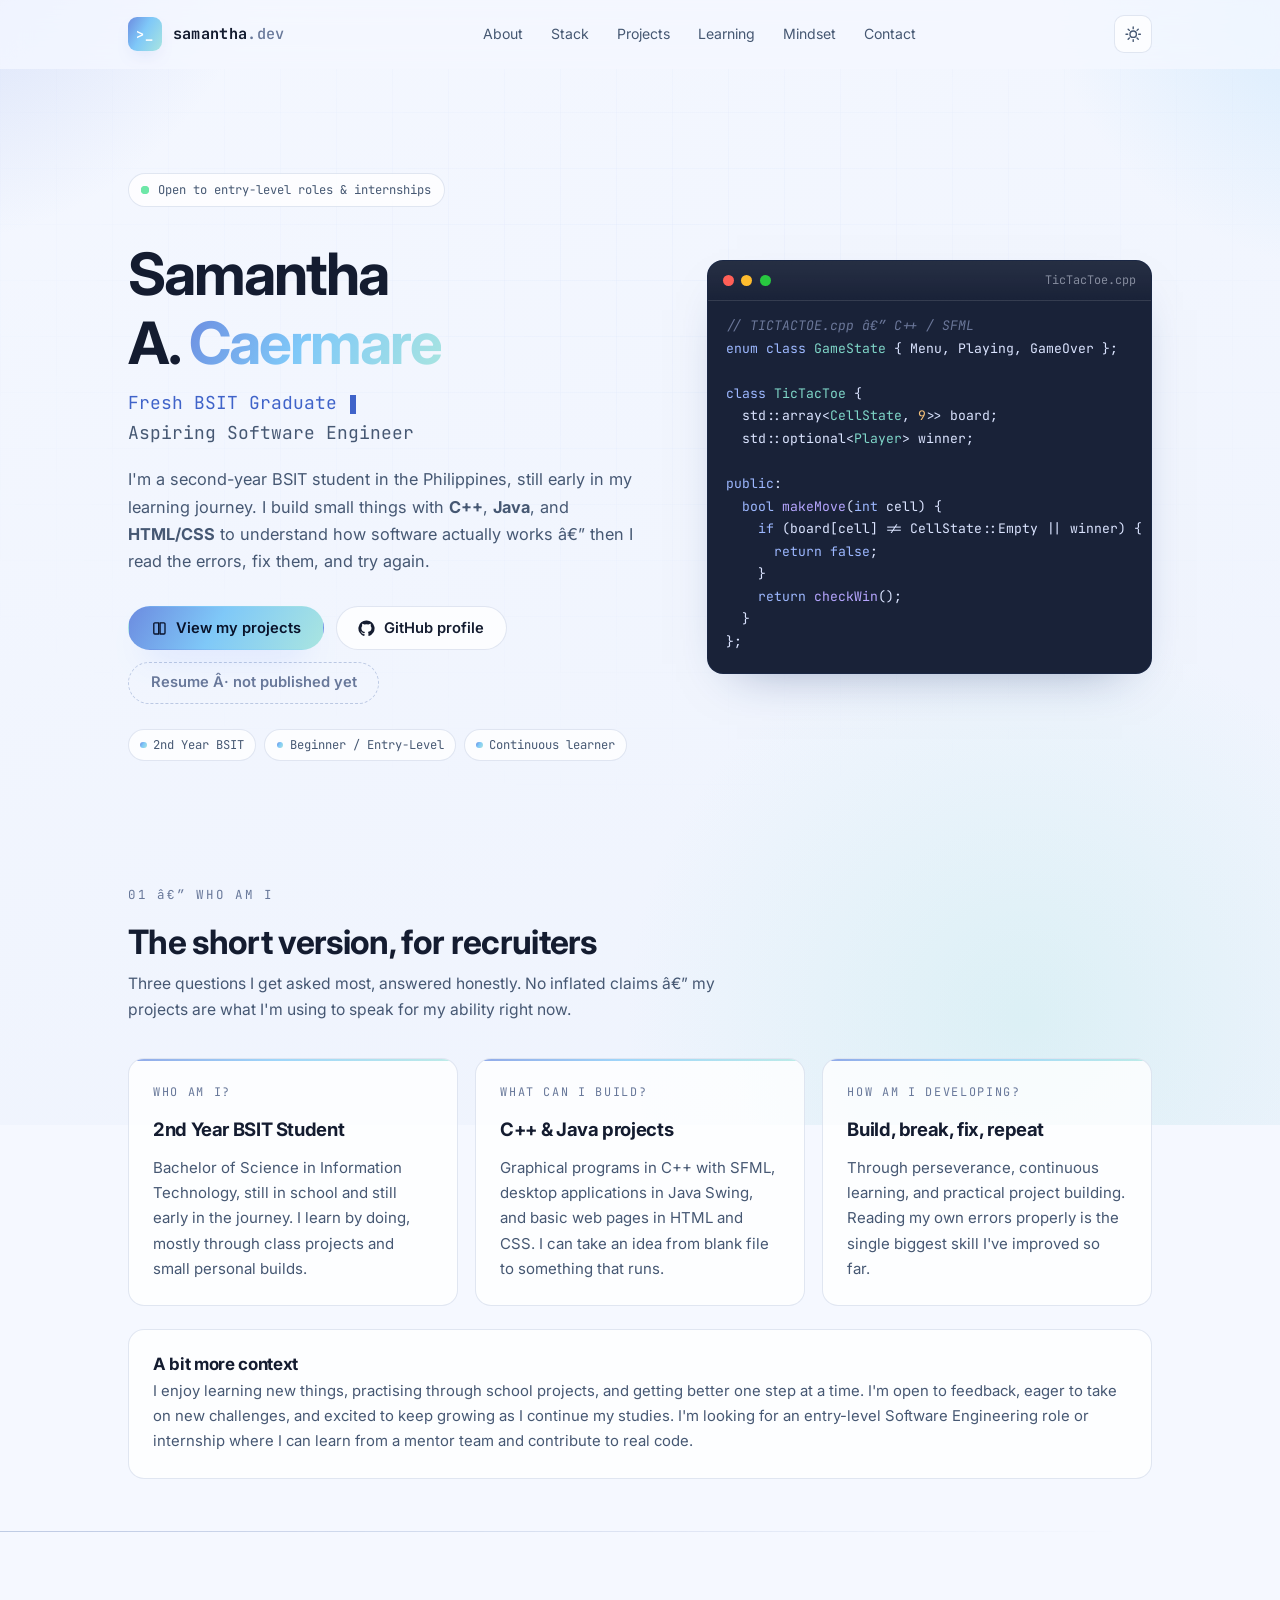
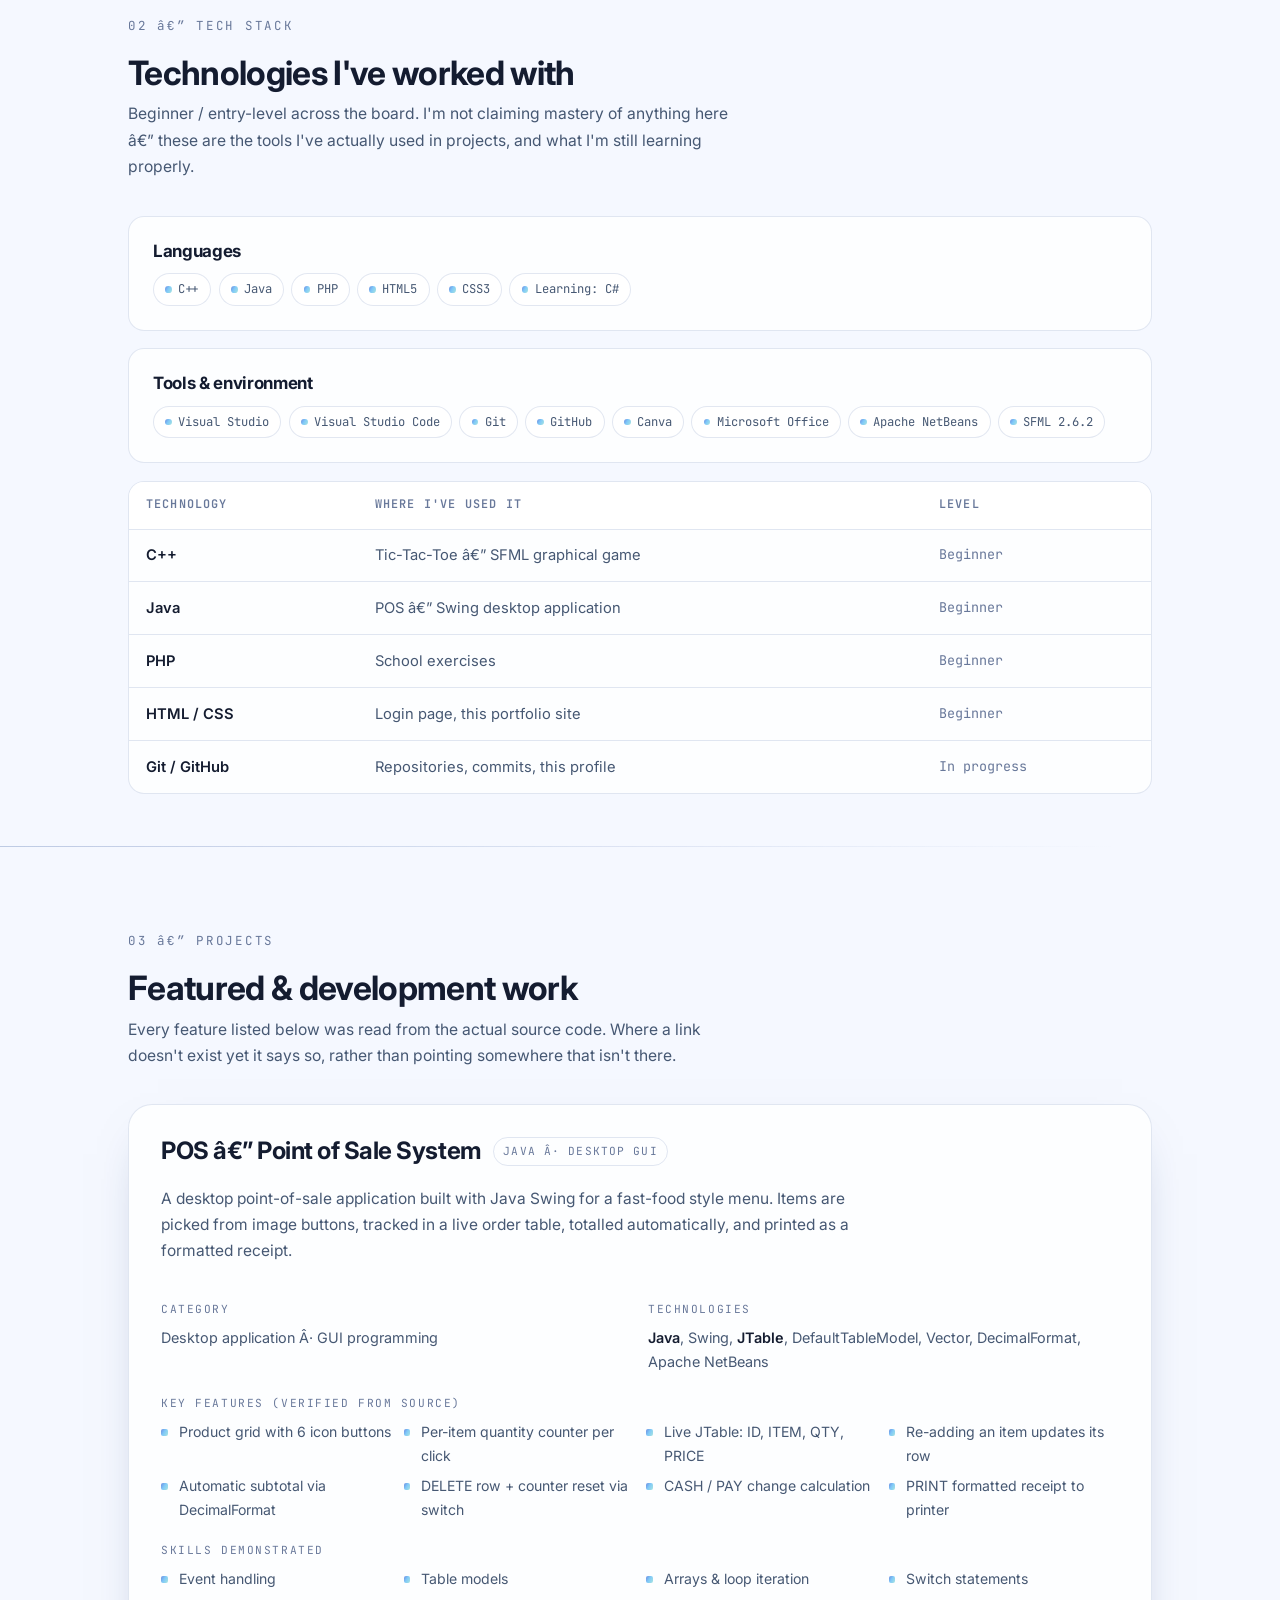
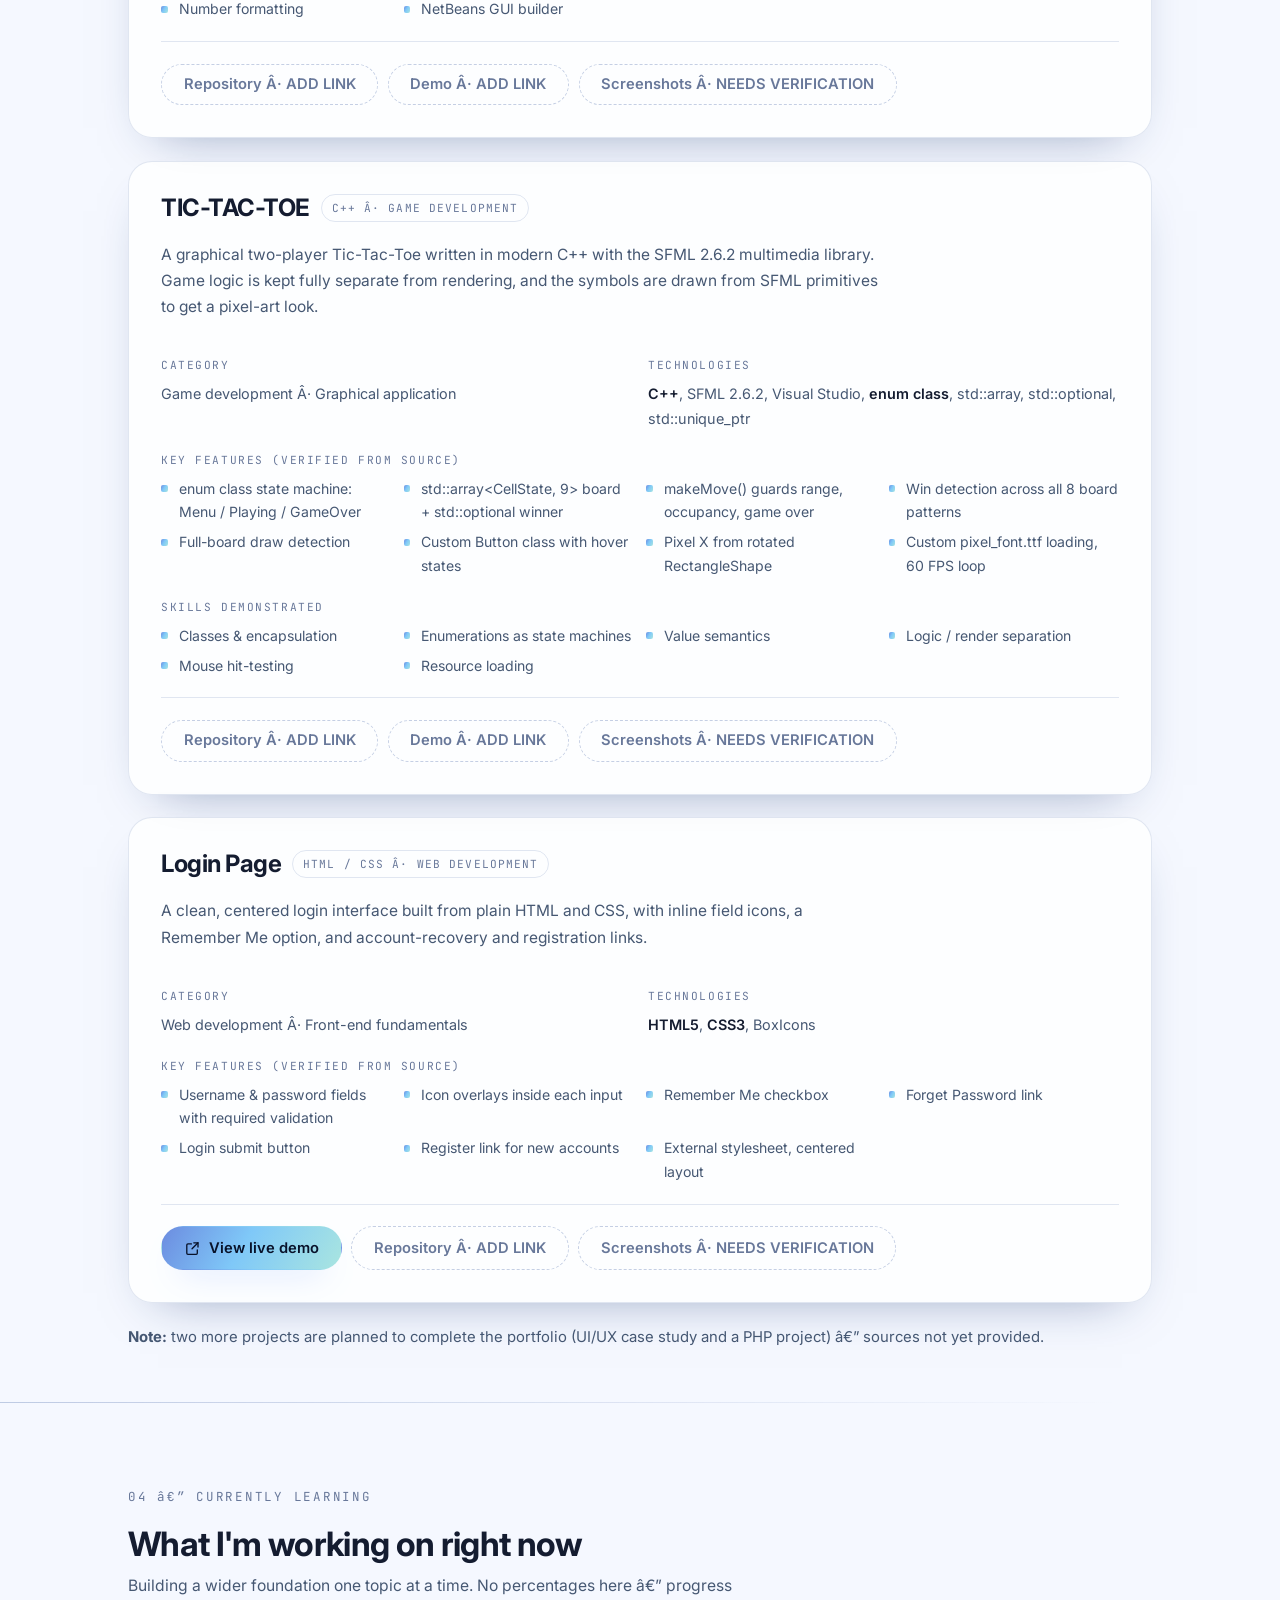
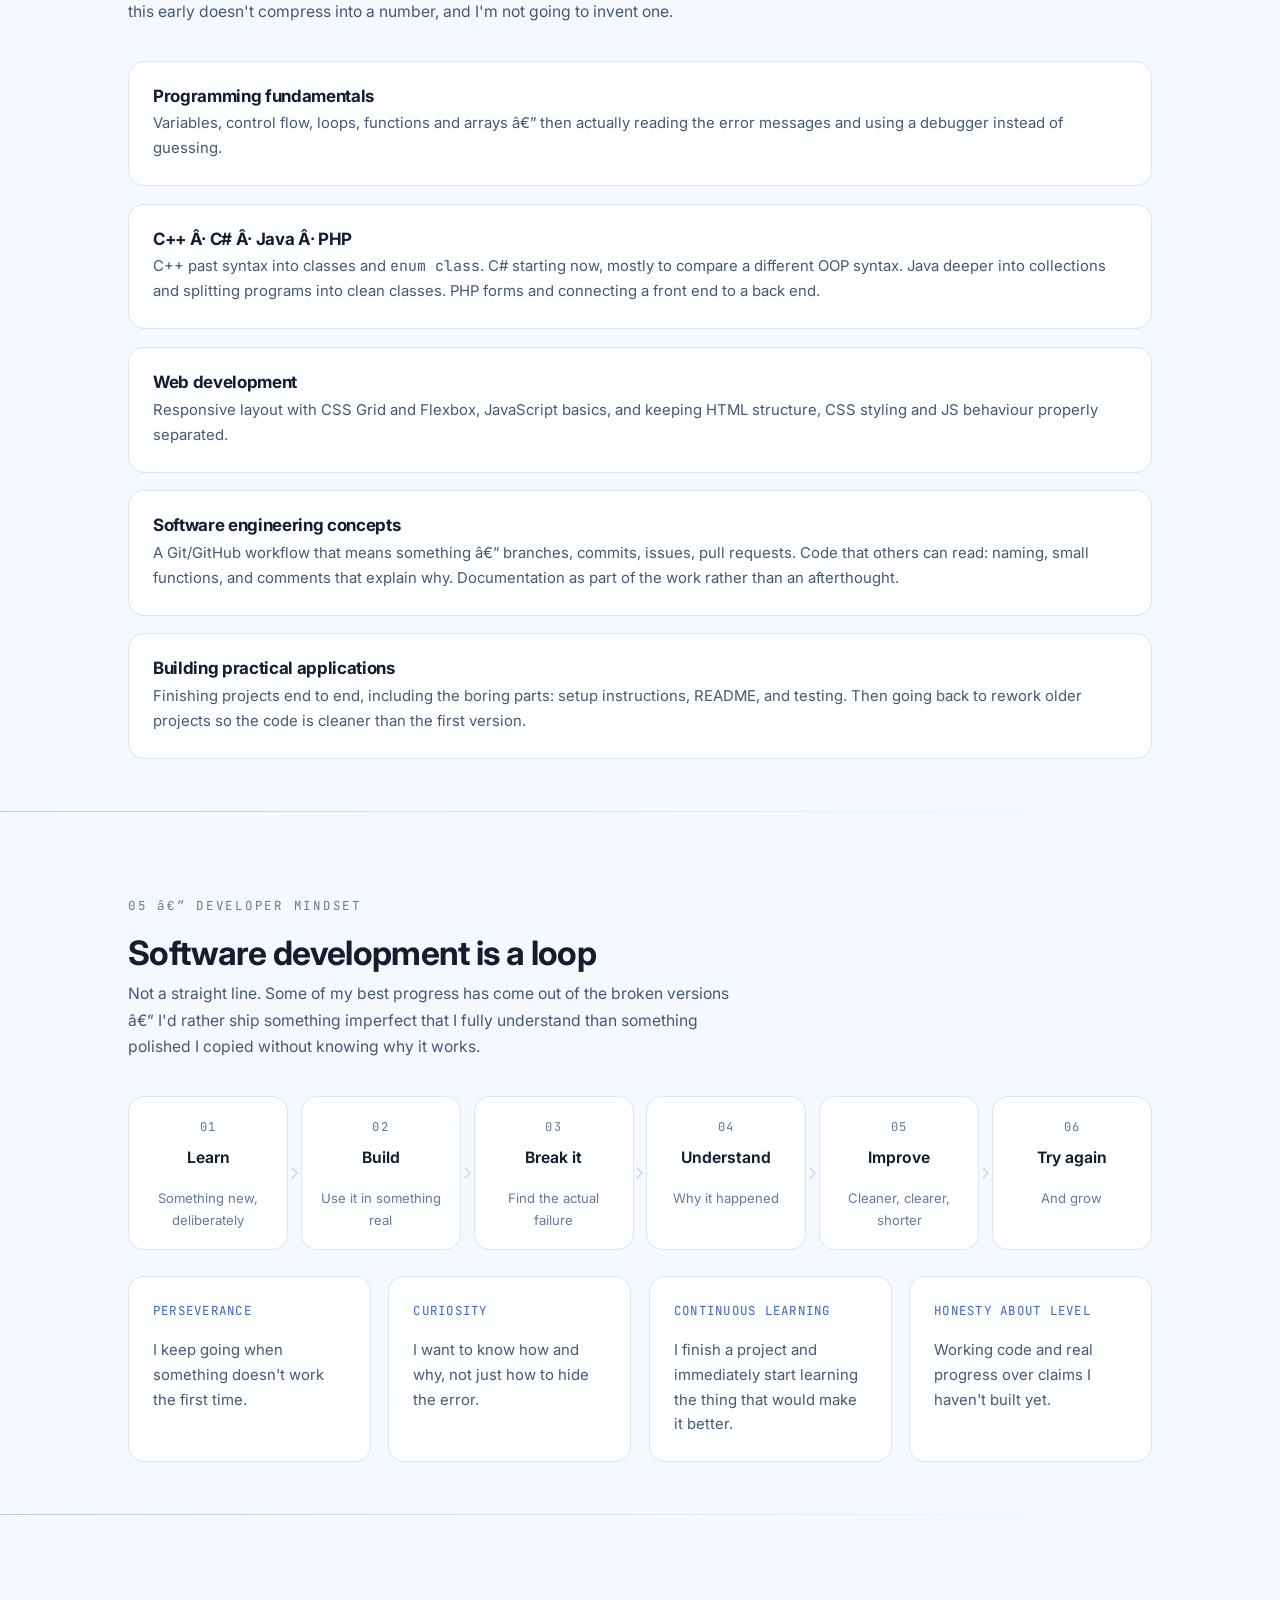
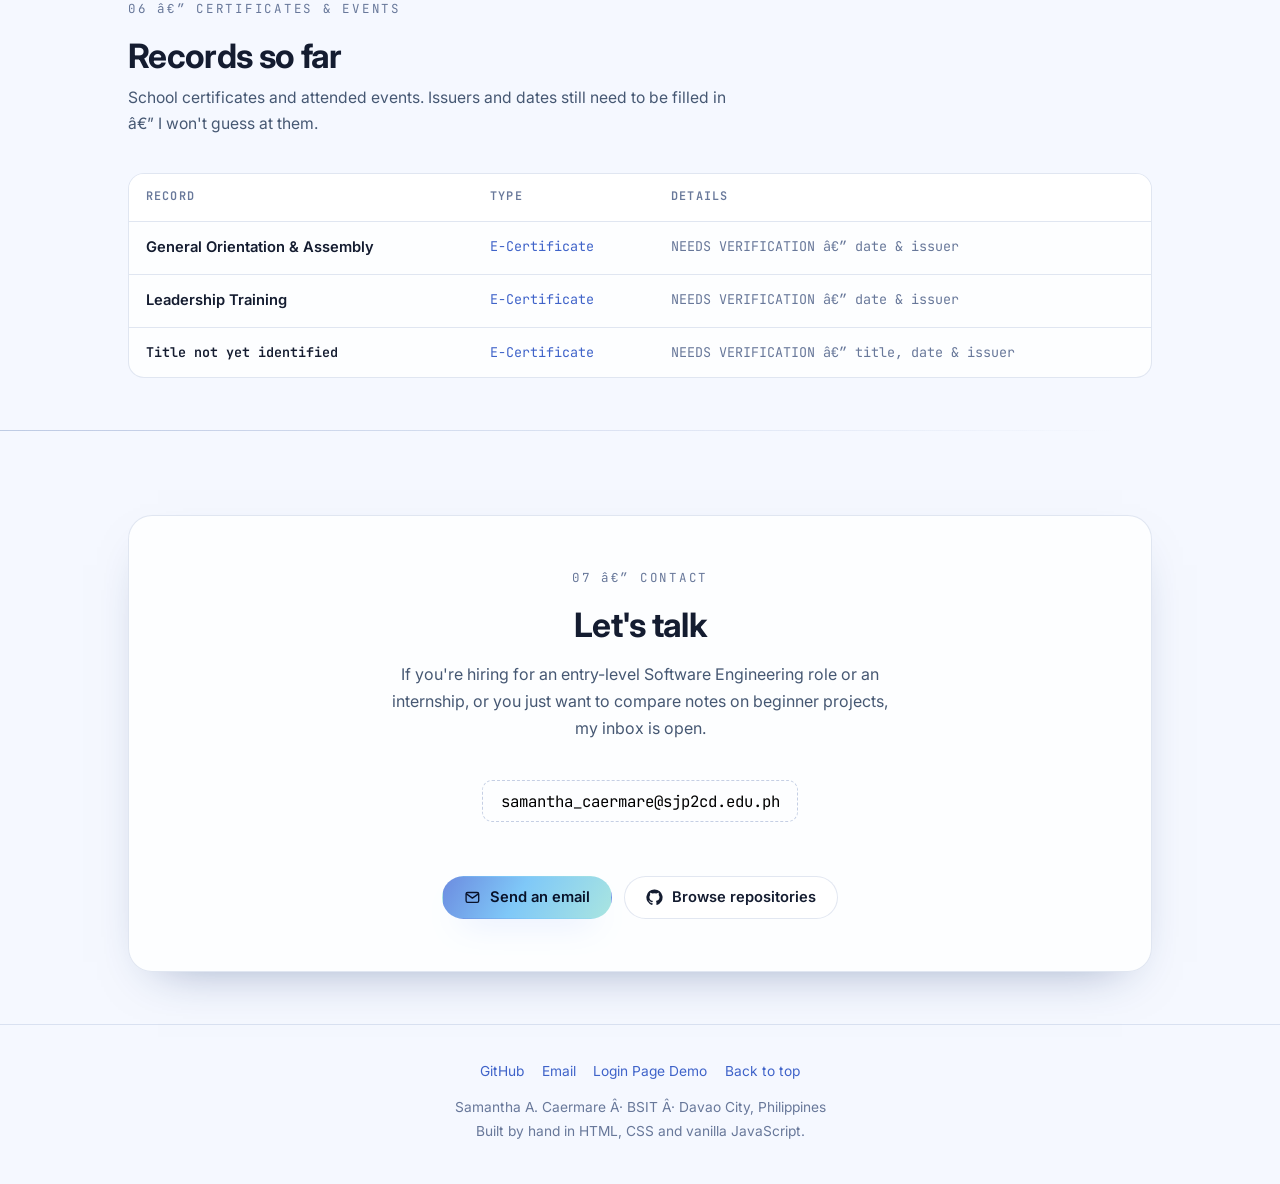
<file: portfolio.html>
﻿<!DOCTYPE html>
<html lang="en" data-theme="dark">
<head>
  <meta charset="UTF-8">
  <meta name="viewport" content="width=device-width, initial-scale=1.0">
  <meta name="description" content="Portfolio of Samantha A. Caermare â€” BSIT student and aspiring software engineer building C++, Java and web projects.">
  <meta name="author" content="Samantha A. Caermare">
  <meta name="theme-color" content="#080c1a">

  <title>Samantha A. Caermare Â· Aspiring Software Engineer</title>

  <link rel="preconnect" href="https://fonts.googleapis.com">
  <link rel="preconnect" href="https://fonts.gstatic.com" crossorigin>
  <link href="https://fonts.googleapis.com/css2?family=Inter:wght@400;500;600;700&family=JetBrains+Mono:wght@400;500;700&display=swap" rel="stylesheet">

  <style>
/* ==========================================================================
   Samantha A. Caermare â€” Portfolio Stylesheet
   Theme: gradient pastel blue / modern coding
   Modes: dark (default) + light, toggled via [data-theme] on the root element
   ========================================================================== */

/* --------------------------------------------------------------------------
   1. Design tokens
   -------------------------------------------------------------------------- */
:root {
  --font-sans: "Inter", "Segoe UI", system-ui, -apple-system, "Helvetica Neue", sans-serif;
  --font-mono: "JetBrains Mono", "Cascadia Code", "Fira Code", Consolas, monospace;

  /* Brand gradient â€” pastel blue */
  --grad-1: #6c8ce0;
  --grad-2: #7fc8f8;
  --grad-3: #a9e5e0;
  --grad-4: #c3b6f2;
  --grad-full: linear-gradient(120deg, var(--grad-1) 0%, var(--grad-2) 45%, var(--grad-3) 100%);

  --radius-sm: 10px;
  --radius-md: 16px;
  --radius-lg: 24px;

  --maxw: 1120px;
  --gutter: clamp(1.1rem, 4vw, 3rem);

  --ease: cubic-bezier(0.22, 0.75, 0.28, 1);
  --dur: 0.45s;

  --step: 3.25rem;
}

/* Dark (default) */
:root,
:root[data-theme="dark"] {
  --bg: #080c1a;
  --bg-2: #0b1226;
  --surface: rgba(255, 255, 255, 0.045);
  --surface-2: rgba(255, 255, 255, 0.075);
  --border: rgba(148, 178, 255, 0.16);
  --border-strong: rgba(148, 178, 255, 0.32);

  --text: #e8edfb;
  --text-muted: #a3b0d0;
  --text-dim: #7f8cb0;

  --accent: #8fb6ff;
  --accent-soft: rgba(111, 154, 255, 0.16);
  --code-bg: rgba(4, 8, 20, 0.72);
  --shadow: 0 24px 60px -28px rgba(0, 0, 0, 0.85);
  --glow: 0 0 0 1px rgba(143, 182, 255, 0.18), 0 22px 50px -26px rgba(90, 140, 255, 0.55);
  --blob-1: rgba(108, 140, 224, 0.30);
  --blob-2: rgba(127, 200, 248, 0.22);
  --blob-3: rgba(169, 229, 224, 0.16);
  color-scheme: dark;
}

/* Light */
:root[data-theme="light"] {
  --bg: #f5f8ff;
  --bg-2: #eef3fd;
  --surface: rgba(255, 255, 255, 0.78);
  --surface-2: rgba(255, 255, 255, 0.95);
  --border: rgba(35, 74, 150, 0.13);
  --border-strong: rgba(35, 74, 150, 0.26);

  --text: #141c30;
  --text-muted: #465873;
  --text-dim: #68789a;

  --accent: #3f63c9;
  --accent-soft: rgba(63, 99, 201, 0.10);
  --code-bg: rgba(16, 26, 48, 0.96);
  --shadow: 0 20px 50px -30px rgba(24, 52, 110, 0.5);
  --glow: 0 0 0 1px rgba(63, 99, 201, 0.14), 0 20px 44px -28px rgba(63, 99, 201, 0.45);
  --blob-1: rgba(108, 140, 224, 0.28);
  --blob-2: rgba(127, 200, 248, 0.30);
  --blob-3: rgba(169, 229, 224, 0.28);
  color-scheme: light;
}

/* --------------------------------------------------------------------------
   2. Base
   -------------------------------------------------------------------------- */
*,
*::before,
*::after { box-sizing: border-box; }

html {
  scroll-behavior: smooth;
  scroll-padding-top: 5.5rem;
  -webkit-text-size-adjust: 100%;
}

body {
  margin: 0;
  min-height: 100%;
  font-family: var(--font-sans);
  font-size: 1rem;
  line-height: 1.68;
  color: var(--text);
  background: var(--bg);
  overflow-x: hidden;
  transition: background var(--dur) var(--ease), color var(--dur) var(--ease);
}

/* Ambient gradient field */
body::before {
  content: "";
  position: fixed;
  inset: -25%;
  z-index: -2;
  background:
    radial-gradient(38rem 38rem at 12% 8%, var(--blob-1), transparent 60%),
    radial-gradient(34rem 34rem at 88% 12%, var(--blob-2), transparent 62%),
    radial-gradient(40rem 40rem at 70% 92%, var(--blob-3), transparent 62%),
    linear-gradient(160deg, var(--bg) 0%, var(--bg-2) 100%);
  animation: drift 26s ease-in-out infinite alternate;
  pointer-events: none;
}

/* Faint grid â€” the "coding" texture */
body::after {
  content: "";
  position: fixed;
  inset: 0;
  z-index: -1;
  background-image:
    linear-gradient(rgba(140, 170, 240, 0.055) 1px, transparent 1px),
    linear-gradient(90deg, rgba(140, 170, 240, 0.055) 1px, transparent 1px);
  background-size: 56px 56px;
  mask-image: radial-gradient(70% 60% at 50% 30%, #000 0%, transparent 100%);
  -webkit-mask-image: radial-gradient(70% 60% at 50% 30%, #000 0%, transparent 100%);
  pointer-events: none;
}

@keyframes drift {
  0%   { transform: translate3d(0, 0, 0) scale(1); }
  50%  { transform: translate3d(2%, -2%, 0) scale(1.05); }
  100% { transform: translate3d(-2%, 2%, 0) scale(1); }
}

h1, h2, h3, h4 {
  margin: 0;
  line-height: 1.18;
  letter-spacing: -0.02em;
  font-weight: 700;
}

p { margin: 0 0 1rem; }
p:last-child { margin-bottom: 0; }

a { color: var(--accent); text-decoration: none; }

code, kbd, pre { font-family: var(--font-mono); }

:focus-visible {
  outline: 2px solid var(--accent);
  outline-offset: 3px;
  border-radius: 6px;
}

::selection {
  background: rgba(127, 200, 248, 0.32);
  color: var(--text);
}

.visually-hidden {
  position: absolute !important;
  width: 1px;
  height: 1px;
  margin: -1px;
  padding: 0;
  overflow: hidden;
  clip: rect(0 0 0 0);
  clip-path: inset(50%);
  white-space: nowrap;
  border: 0;
}

.skip-link {
  position: absolute;
  left: -9999px;
  top: 0;
  z-index: 200;
  padding: 0.7rem 1.1rem;
  background: var(--surface-2);
  border: 1px solid var(--border-strong);
  border-radius: var(--radius-sm);
}
.skip-link:focus { left: 1rem; top: 1rem; }

/* --------------------------------------------------------------------------
   3. Layout helpers
   -------------------------------------------------------------------------- */
.wrap {
  width: 100%;
  max-width: var(--maxw);
  margin-inline: auto;
  padding-inline: var(--gutter);
}

.section { padding-block: var(--step); }

.grad-text {
  background: var(--grad-full);
  -webkit-background-clip: text;
  background-clip: text;
  color: transparent;
}

/* --------------------------------------------------------------------------
   4. Header / navigation
   -------------------------------------------------------------------------- */
.site-header {
  position: sticky;
  top: 0;
  z-index: 100;
  backdrop-filter: blur(14px) saturate(140%);
  -webkit-backdrop-filter: blur(14px) saturate(140%);
  background: color-mix(in srgb, var(--bg) 78%, transparent);
  border-bottom: 1px solid transparent;
  transition: border-color var(--dur) var(--ease), background var(--dur) var(--ease);
}

.site-header[data-scrolled="true"] {
  border-bottom-color: var(--border);
}

.nav {
  display: flex;
  align-items: center;
  justify-content: space-between;
  gap: 1rem;
  min-height: 4.25rem;
}

.brand {
  display: inline-flex;
  align-items: center;
  gap: 0.7rem;
  font-family: var(--font-mono);
  font-weight: 700;
  font-size: 0.95rem;
  letter-spacing: 0.02em;
  color: var(--text);
}

.brand__mark {
  display: grid;
  place-items: center;
  width: 2.1rem;
  height: 2.1rem;
  border-radius: 9px;
  background: var(--grad-full);
  color: #fff;
  font-size: 0.85rem;
  box-shadow: 0 8px 20px -12px rgba(108, 140, 224, 0.9);
}

.brand__text { white-space: nowrap; }
.brand__text span { color: var(--text-dim); font-weight: 500; }

.nav__links {
  display: flex;
  align-items: center;
  gap: 0.35rem;
  list-style: none;
  margin: 0;
  padding: 0;
}

.nav__links a {
  display: block;
  padding: 0.4rem 0.7rem;
  border-radius: 8px;
  font-size: 0.88rem;
  color: var(--text-muted);
  transition: color 0.2s var(--ease), background 0.2s var(--ease);
}

.nav__links a:hover {
  color: var(--text);
  background: var(--surface-2);
}

.nav__actions {
  display: flex;
  align-items: center;
  gap: 0.5rem;
}

/* Icon button (theme toggle) */
.icon-btn {
  display: grid;
  place-items: center;
  width: 2.35rem;
  height: 2.35rem;
  padding: 0;
  border: 1px solid var(--border);
  border-radius: 10px;
  background: var(--surface);
  color: var(--text-muted);
  cursor: pointer;
  transition: color 0.2s var(--ease), border-color 0.2s var(--ease),
              background 0.2s var(--ease), transform 0.2s var(--ease);
}

.icon-btn:hover {
  color: var(--text);
  border-color: var(--border-strong);
  background: var(--surface-2);
  transform: translateY(-1px);
}

.icon-btn svg { width: 1.15rem; height: 1.15rem; }

/* Swap sun/moon based on active theme */
[data-theme="dark"] .icon-sun,
[data-theme="light"] .icon-moon { display: none; }

/* Mobile menu toggle */
.nav__toggle { display: none; }

@media (max-width: 900px) {
  .nav__toggle { display: grid; }
  .nav__links {
    position: absolute;
    top: calc(100% + 0.5rem);
    right: var(--gutter);
    left: var(--gutter);
    flex-direction: column;
    align-items: stretch;
    gap: 0.15rem;
    padding: 0.6rem;
    border: 1px solid var(--border);
    border-radius: var(--radius-md);
    background: var(--surface-2);
    box-shadow: var(--shadow);
    opacity: 0;
    visibility: hidden;
    transform: translateY(-8px);
    transition: opacity 0.25s var(--ease), transform 0.25s var(--ease), visibility 0.25s;
  }
  .nav__links[data-open="true"] {
    opacity: 1;
    visibility: visible;
    transform: translateY(0);
  }
  .nav__links a { padding: 0.65rem 0.8rem; }
}

/* --------------------------------------------------------------------------
   5. Buttons & chips
   -------------------------------------------------------------------------- */
.btn {
  display: inline-flex;
  align-items: center;
  gap: 0.55rem;
  padding: 0.78rem 1.35rem;
  border: 1px solid transparent;
  border-radius: 999px;
  font-size: 0.92rem;
  font-weight: 600;
  line-height: 1;
  white-space: nowrap;
  cursor: pointer;
  transition: transform 0.2s var(--ease), box-shadow 0.2s var(--ease),
              background 0.2s var(--ease), border-color 0.2s var(--ease), color 0.2s var(--ease);
}

.btn svg { width: 1.05rem; height: 1.05rem; flex: none; }

.btn--primary {
  background: var(--grad-full);
  color: #08122a;
  box-shadow: 0 16px 34px -20px rgba(90, 140, 255, 0.95);
}
.btn--primary:hover { transform: translateY(-2px); box-shadow: 0 22px 44px -20px rgba(90, 140, 255, 1); }

.btn--ghost {
  background: var(--surface);
  border-color: var(--border);
  color: var(--text);
}
.btn--ghost:hover {
  transform: translateY(-2px);
  border-color: var(--border-strong);
  background: var(--surface-2);
}

.btn--sm { padding: 0.55rem 1rem; font-size: 0.84rem; }

/* Placeholder link state (never a fake URL) */
.btn--todo,
.btn--todo:hover {
  cursor: default;
  background: transparent;
  border: 1px dashed var(--border-strong);
  color: var(--text-dim);
  box-shadow: none;
  transform: none;
}

.chip {
  display: inline-flex;
  align-items: center;
  gap: 0.4rem;
  padding: 0.3rem 0.7rem;
  border: 1px solid var(--border);
  border-radius: 999px;
  background: var(--surface);
  font-family: var(--font-mono);
  font-size: 0.76rem;
  color: var(--text-muted);
  white-space: nowrap;
  transition: border-color 0.2s var(--ease), color 0.2s var(--ease), transform 0.2s var(--ease);
}

a.chip:hover { color: var(--text); border-color: var(--border-strong); transform: translateY(-1px); }

.chip__dot {
  width: 0.42rem;
  height: 0.42rem;
  border-radius: 50%;
  background: var(--grad-full);
  flex: none;
}

.tag-category {
  font-family: var(--font-mono);
  font-size: 0.7rem;
  letter-spacing: 0.1em;
  text-transform: uppercase;
  color: var(--text-dim);
  border: 1px solid var(--border);
  border-radius: 999px;
  padding: 0.24rem 0.6rem;
}

/* --------------------------------------------------------------------------
   6. Section headings
   -------------------------------------------------------------------------- */
.section-head { margin-bottom: 2.2rem; }

.section-head__index {
  font-family: var(--font-mono);
  font-size: 0.78rem;
  letter-spacing: 0.22em;
  color: var(--text-dim);
}

.section-head__title {
  margin: 0.35rem 0 0.55rem;
  font-size: clamp(1.5rem, 3.4vw, 2.1rem);
}

.section-head__sub {
  max-width: 62ch;
  color: var(--text-muted);
  font-size: 0.98rem;
}

.rule {
  height: 1px;
  margin: 0 0 2rem;
  border: 0;
  background: linear-gradient(90deg, var(--border-strong), transparent);
}

/* --------------------------------------------------------------------------
   7. Hero
   -------------------------------------------------------------------------- */
.hero {
  position: relative;
  padding-block: clamp(3.5rem, 9vw, 6.5rem) clamp(2.5rem, 6vw, 4.5rem);
}

.hero__grid {
  display: grid;
  grid-template-columns: minmax(0, 1.08fr) minmax(0, 0.92fr);
  gap: clamp(2rem, 5vw, 3.5rem);
  align-items: center;
}

.eyebrow {
  display: inline-flex;
  align-items: center;
  gap: 0.55rem;
  padding: 0.35rem 0.85rem 0.35rem 0.5rem;
  border: 1px solid var(--border);
  border-radius: 999px;
  background: var(--surface);
  font-family: var(--font-mono);
  font-size: 0.76rem;
  color: var(--text-muted);
}

.pulse {
  position: relative;
  width: 0.5rem;
  height: 0.5rem;
  margin-left: 0.25rem;
  border-radius: 50%;
  background: #6ee7a8;
  flex: none;
}
.pulse::after {
  content: "";
  position: absolute;
  inset: 0;
  border-radius: 50%;
  background: inherit;
  animation: pulse 2.2s var(--ease) infinite;
}
@keyframes pulse {
  0%   { transform: scale(1); opacity: 0.7; }
  70%  { transform: scale(2.4); opacity: 0; }
  100% { transform: scale(2.4); opacity: 0; }
}

.hero__name {
  margin: 1.1rem 0 0.6rem;
  font-size: clamp(2.1rem, 6.2vw, 3.65rem);
  letter-spacing: -0.035em;
}

.hero__role {
  margin: 0 0 1.15rem;
  font-family: var(--font-mono);
  font-size: clamp(0.95rem, 2.1vw, 1.12rem);
  color: var(--text-muted);
}

.hero__typed { color: var(--accent); }

.caret {
  display: inline-block;
  width: 0.55ch;
  height: 1.05em;
  margin-left: 0.1em;
  vertical-align: text-bottom;
  background: var(--accent);
  animation: blink 1.05s steps(2, start) infinite;
}
@keyframes blink { to { visibility: hidden; } }

.hero__lead {
  max-width: 58ch;
  color: var(--text-muted);
  font-size: 1.02rem;
}

.hero__cta {
  display: flex;
  flex-wrap: wrap;
  gap: 0.75rem;
  margin-top: 1.9rem;
}

.hero__meta {
  display: flex;
  flex-wrap: wrap;
  gap: 0.5rem;
  margin-top: 1.6rem;
}

/* Code window decoration */
.codewin {
  position: relative;
  border: 1px solid var(--border);
  border-radius: var(--radius-md);
  background: var(--code-bg);
  box-shadow: var(--shadow);
  overflow: hidden;
}

.codewin::before {
  content: "";
  position: absolute;
  inset: 0 0 auto;
  height: 2.5rem;
  background: linear-gradient(180deg, rgba(255, 255, 255, 0.06), transparent);
  border-bottom: 1px solid rgba(255, 255, 255, 0.07);
}

.codewin__bar {
  position: relative;
  display: flex;
  align-items: center;
  gap: 0.45rem;
  height: 2.5rem;
  padding-inline: 0.95rem;
}

.dot { width: 0.7rem; height: 0.7rem; border-radius: 50%; }
.dot--r { background: #ff5f57; }
.dot--y { background: #febc2e; }
.dot--g { background: #28c840; }

.codewin__file {
  margin-left: auto;
  font-family: var(--font-mono);
  font-size: 0.74rem;
  color: rgba(232, 237, 251, 0.5);
}

.codewin pre {
  margin: 0;
  padding: 0.9rem 1.15rem 1.25rem;
  font-size: 0.82rem;
  line-height: 1.72;
  color: #dbe4ff;
  overflow-x: auto;
  tab-size: 2;
}

.tok-key { color: #9db8ff; }
.tok-type { color: #7fd6c8; }
.tok-str { color: #c8e79a; }
.tok-num { color: #f5c07a; }
.tok-com { color: #6b7799; font-style: italic; }
.tok-fn  { color: #b6a6ff; }
.tok-pun { color: #8b96b8; }

/* --------------------------------------------------------------------------
   8. Positioning cards (Who / What / How)
   -------------------------------------------------------------------------- */
.qgrid {
  display: grid;
  grid-template-columns: repeat(auto-fit, minmax(min(100%, 17rem), 1fr));
  gap: 1.1rem;
}

.qcard {
  position: relative;
  padding: 1.5rem;
  border: 1px solid var(--border);
  border-radius: var(--radius-md);
  background: var(--surface);
  overflow: hidden;
  transition: transform 0.3s var(--ease), border-color 0.3s var(--ease), background 0.3s var(--ease);
}

.qcard::before {
  content: "";
  position: absolute;
  inset: 0 0 auto;
  height: 2px;
  background: var(--grad-full);
  opacity: 0.75;
}

.qcard:hover {
  transform: translateY(-4px);
  border-color: var(--border-strong);
  background: var(--surface-2);
}

.qcard__q {
  font-family: var(--font-mono);
  font-size: 0.74rem;
  letter-spacing: 0.14em;
  text-transform: uppercase;
  color: var(--text-dim);
}

.qcard__a {
  margin: 0.5rem 0 0.85rem;
  font-size: 1.16rem;
  font-weight: 700;
}

.qcard__body { color: var(--text-muted); font-size: 0.94rem; }

/* --------------------------------------------------------------------------
   9. Generic cards
   -------------------------------------------------------------------------- */
.card {
  padding: 1.5rem;
  border: 1px solid var(--border);
  border-radius: var(--radius-md);
  background: var(--surface);
}

.card__title {
  margin-bottom: 0.35rem;
  font-size: 1.06rem;
  display: flex;
  align-items: center;
  gap: 0.6rem;
}

.card__hint { color: var(--text-muted); font-size: 0.93rem; }

.stack { display: grid; gap: 1.1rem; }

.chips {
  display: flex;
  flex-wrap: wrap;
  gap: 0.45rem;
}

/* --------------------------------------------------------------------------
   10. Project cards
   -------------------------------------------------------------------------- */
.projects {
  display: grid;
  gap: 1.4rem;
}

.project {
  position: relative;
  display: grid;
  gap: 1.25rem;
  padding: clamp(1.4rem, 3vw, 2rem);
  border: 1px solid var(--border);
  border-radius: var(--radius-lg);
  background: var(--surface);
  box-shadow: var(--shadow);
  overflow: hidden;
  transition: transform 0.35s var(--ease), border-color 0.35s var(--ease), background 0.35s var(--ease);
}

.project::after {
  content: "";
  position: absolute;
  inset: 0;
  pointer-events: none;
  background: radial-gradient(28rem 18rem at 100% 0%, rgba(127, 200, 248, 0.10), transparent 70%);
  opacity: 0;
  transition: opacity 0.35s var(--ease);
}

.project:hover {
  transform: translateY(-4px);
  border-color: var(--border-strong);
  background: var(--surface-2);
}

.project:hover::after { opacity: 1; }

.project__head {
  display: flex;
  flex-wrap: wrap;
  align-items: center;
  gap: 0.7rem;
}

.project__title {
  font-size: clamp(1.22rem, 2.6vw, 1.5rem);
}

.project__desc {
  max-width: 72ch;
  color: var(--text-muted);
  font-size: 0.97rem;
}

.project__cols {
  display: grid;
  grid-template-columns: repeat(auto-fit, minmax(min(100%, 15rem), 1fr));
  gap: 1rem;
}

.meta-label {
  display: block;
  margin-bottom: 0.45rem;
  font-family: var(--font-mono);
  font-size: 0.7rem;
  letter-spacing: 0.14em;
  text-transform: uppercase;
  color: var(--text-dim);
}

.meta-value { font-size: 0.9rem; color: var(--text-muted); }
.meta-value strong { color: var(--text); font-weight: 600; }

.project__skills {
  display: grid;
  grid-template-columns: repeat(auto-fill, minmax(min(100%, 11.5rem), 1fr));
  gap: 0.4rem 0.75rem;
  margin: 0;
  padding: 0;
  list-style: none;
  font-size: 0.88rem;
  color: var(--text-muted);
}

.project__skills li {
  position: relative;
  padding-left: 1.1rem;
}
.project__skills li::before {
  content: "";
  position: absolute;
  left: 0;
  top: 0.62em;
  width: 0.42rem;
  height: 0.42rem;
  border-radius: 2px;
  background: var(--grad-full);
}

.project__actions {
  display: flex;
  flex-wrap: wrap;
  gap: 0.6rem;
  padding-top: 0.35rem;
  border-top: 1px solid var(--border);
}

.project__actions > * { margin-top: 1rem; }

/* --------------------------------------------------------------------------
   11. Tables
   -------------------------------------------------------------------------- */
.table-scroll {
  overflow-x: auto;
  border: 1px solid var(--border);
  border-radius: var(--radius-md);
  background: var(--surface);
}

table {
  width: 100%;
  border-collapse: collapse;
  font-size: 0.92rem;
  min-width: 34rem;
}

thead th {
  position: sticky;
  top: 0;
  text-align: left;
  padding: 0.85rem 1.05rem;
  background: var(--surface-2);
  border-bottom: 1px solid var(--border);
  font-family: var(--font-mono);
  font-size: 0.74rem;
  letter-spacing: 0.1em;
  text-transform: uppercase;
  color: var(--text-dim);
  font-weight: 600;
  white-space: nowrap;
}

tbody td {
  padding: 0.85rem 1.05rem;
  border-bottom: 1px solid var(--border);
  color: var(--text-muted);
  vertical-align: top;
}

tbody tr:last-child td { border-bottom: 0; }
tbody tr:hover td { background: var(--surface-2); }
tbody td:first-child { color: var(--text); font-weight: 600; }

.state-pending { color: var(--text-dim); font-family: var(--font-mono); font-size: 0.84rem; }
.state-ok { color: var(--accent); font-family: var(--font-mono); font-size: 0.84rem; }

/* --------------------------------------------------------------------------
   12. Mindset loop
   -------------------------------------------------------------------------- */
.loop {
  display: grid;
  grid-template-columns: repeat(auto-fit, minmax(min(100%, 9.5rem), 1fr));
  gap: 0.8rem;
  counter-reset: step;
}

.loop__step {
  position: relative;
  padding: 1.25rem 1rem 1.1rem;
  border: 1px solid var(--border);
  border-radius: var(--radius-md);
  background: var(--surface);
  text-align: center;
  counter-increment: step;
  transition: transform 0.3s var(--ease), border-color 0.3s var(--ease);
}

.loop__step:hover { transform: translateY(-3px); border-color: var(--border-strong); }

.loop__step::before {
  content: counter(step, decimal-leading-zero);
  display: block;
  margin-bottom: 0.5rem;
  font-family: var(--font-mono);
  font-size: 0.76rem;
  letter-spacing: 0.12em;
  color: var(--text-dim);
}

.loop__step::after {
  content: "";
  position: absolute;
  top: 50%;
  right: -0.55rem;
  width: 0.5rem;
  height: 0.5rem;
  border-top: 1.5px solid var(--border-strong);
  border-right: 1.5px solid var(--border-strong);
  transform: translateY(-50%) rotate(45deg);
}

.loop__step:last-child::after { display: none; }

.loop__label { font-weight: 650; font-size: 0.98rem; }
.loop__note { margin-top: 0.3rem; font-size: 0.82rem; color: var(--text-dim); }

.values {
  display: grid;
  grid-template-columns: repeat(auto-fit, minmax(min(100%, 15rem), 1fr));
  gap: 1.1rem;
  margin-top: 1.6rem;
}

.value__key {
  font-family: var(--font-mono);
  font-size: 0.78rem;
  letter-spacing: 0.1em;
  text-transform: uppercase;
  color: var(--accent);
}
.value__body { margin-top: 0.4rem; font-size: 0.93rem; color: var(--text-muted); }

/* --------------------------------------------------------------------------
   13. Contact
   -------------------------------------------------------------------------- */
.contact {
  text-align: center;
  padding: clamp(2rem, 5vw, 3.25rem) clamp(1.3rem, 4vw, 2.5rem);
  border: 1px solid var(--border);
  border-radius: var(--radius-lg);
  background: var(--surface);
  box-shadow: var(--shadow);
}

.contact__lead { max-width: 52ch; margin-inline: auto; color: var(--text-muted); }

.contact__mail {
  display: inline-block;
  margin: 1.4rem 0;
  padding: 0.6rem 1.1rem;
  border: 1px dashed var(--border-strong);
  border-radius: var(--radius-sm);
  font-family: var(--font-mono);
  font-size: clamp(0.82rem, 2.2vw, 0.98rem);
  background: transparent;
  cursor: pointer;
  transition: border-color 0.2s var(--ease), background 0.2s var(--ease);
}
.contact__mail:hover { border-style: solid; background: var(--accent-soft); }

.contact__row {
  display: flex;
  flex-wrap: wrap;
  justify-content: center;
  gap: 0.7rem;
  margin-top: 0.5rem;
}

.copied-note {
  display: block;
  min-height: 1.2em;
  margin-top: 0.5rem;
  font-family: var(--font-mono);
  font-size: 0.78rem;
  color: var(--accent);
  opacity: 0;
  transition: opacity 0.3s var(--ease);
}
.copied-note[data-show="true"] { opacity: 1; }

/* --------------------------------------------------------------------------
   14. Footer
   -------------------------------------------------------------------------- */
.site-footer {
  padding: 2.2rem 0 2.6rem;
  border-top: 1px solid var(--border);
  text-align: center;
  color: var(--text-dim);
  font-size: 0.86rem;
}

.site-footer__links {
  display: flex;
  flex-wrap: wrap;
  justify-content: center;
  gap: 0.5rem 1.1rem;
  margin-bottom: 0.8rem;
}

/* --------------------------------------------------------------------------
   15. Scroll reveal
   -------------------------------------------------------------------------- */
.reveal {
  opacity: 0;
  transform: translateY(18px);
  transition: opacity 0.65s var(--ease), transform 0.65s var(--ease);
}

.reveal.is-visible {
  opacity: 1;
  transform: none;
}

/* --------------------------------------------------------------------------
   16. Responsive
   -------------------------------------------------------------------------- */
@media (max-width: 980px) {
  .hero__grid { grid-template-columns: 1fr; }
  .codewin { order: -1; max-width: 34rem; }
}

@media (max-width: 560px) {
  :root { --step: 2.6rem; }
  .project__actions > * { flex: 1 1 100%; justify-content: center; }
  .loop__step::after { display: none; }
  .brand__text span { display: none; }
}

/* --------------------------------------------------------------------------
   17. Motion & contrast preferences
   -------------------------------------------------------------------------- */
@media (prefers-reduced-motion: reduce) {
  html { scroll-behavior: auto; }
  *,
  *::before,
  *::after {
    animation-duration: 0.001ms !important;
    animation-iteration-count: 1 !important;
    transition-duration: 0.001ms !important;
  }
  .reveal { opacity: 1; transform: none; }
}

@media print {
  body::before, body::after { display: none; }
  .site-header, .codewin { display: none; }
  .reveal { opacity: 1; transform: none; }
}
  </style>
  <link rel="icon" href="data:image/svg+xml,%3Csvg xmlns='http://www.w3.org/2000/svg' viewBox='0 0 100 100'%3E%3Crect width='100' height='100' rx='24' fill='%236c8ce0'/%3E%3Ctext x='50' y='68' font-size='54' font-family='monospace' font-weight='bold' fill='white' text-anchor='middle'%3ES%3C/text%3E%3C/svg%3E">

  <!-- Blocking snippet: apply stored theme before first paint to avoid a flash -->
  <script>
    (function () {
      var t;
      try { t = localStorage.getItem("sam-theme"); } catch (e) { t = null; }
      if (t !== "light" && t !== "dark") {
        t = window.matchMedia && window.matchMedia("(prefers-color-scheme: light)").matches ? "light" : "dark";
      }
      document.documentElement.setAttribute("data-theme", t);
    })();
  </script>
</head>

<body>
<a class="skip-link" href="#main">Skip to content</a>

<!-- ======================================================================
     Header
     ====================================================================== -->
<header class="site-header" id="siteHeader">
  <div class="wrap nav">
    <a class="brand" href="#top" aria-label="Samantha A. Caermare â€” home">
      <span class="brand__mark" aria-hidden="true">&gt;_</span>
      <span class="brand__text">samantha<span>.dev</span></span>
    </a>

    <nav aria-label="Primary">
      <ul class="nav__links" id="navLinks">
        <li><a href="#about">About</a></li>
        <li><a href="#stack">Stack</a></li>
        <li><a href="#projects">Projects</a></li>
        <li><a href="#learning">Learning</a></li>
        <li><a href="#mindset">Mindset</a></li>
        <li><a href="#contact">Contact</a></li>
      </ul>
    </nav>

    <div class="nav__actions">
      <button class="icon-btn" id="themeToggle" type="button"
              role="switch" aria-checked="false"
              aria-label="Switch colour theme" title="Switch colour theme">
        <svg class="icon-moon" viewBox="0 0 24 24" fill="none" stroke="currentColor" stroke-width="1.8"
             stroke-linecap="round" stroke-linejoin="round" aria-hidden="true">
          <path d="M21 12.8A9 9 0 1 1 11.2 3a7 7 0 0 0 9.8 9.8z"/>
        </svg>
        <svg class="icon-sun" viewBox="0 0 24 24" fill="none" stroke="currentColor" stroke-width="1.8"
             stroke-linecap="round" stroke-linejoin="round" aria-hidden="true">
          <circle cx="12" cy="12" r="4.2"/>
          <path d="M12 2.6v2.2M12 19.2v2.2M2.6 12h2.2M19.2 12h2.2M5.4 5.4l1.6 1.6M17 17l1.6 1.6M18.6 5.4L17 7M7 17l-1.6 1.6"/>
        </svg>
      </button>

      <button class="icon-btn nav__toggle" id="navToggle" type="button"
              aria-expanded="false" aria-controls="navLinks" aria-label="Open navigation menu">
        <svg viewBox="0 0 24 24" fill="none" stroke="currentColor" stroke-width="1.8"
             stroke-linecap="round" aria-hidden="true">
          <path d="M4 7h16M4 12h16M4 17h16"/>
        </svg>
      </button>
    </div>
  </div>
</header>

<main id="main">
  <span id="top"></span>

  <!-- ====================================================================
       Hero
       ==================================================================== -->
  <section class="hero">
    <div class="wrap hero__grid">
      <div class="hero__copy">
        <p class="eyebrow">
          <span class="pulse" aria-hidden="true"></span>
          Open to entry-level roles &amp; internships
        </p>

        <h1 class="hero__name">
          Samantha<br>A. <span class="grad-text">Caermare</span>
        </h1>

        <p class="hero__role">
          <span class="hero__typed" id="typedRole" aria-hidden="true">Fresh BSIT Graduate</span>
          <span class="visually-hidden">Fresh BSIT Graduate, Aspiring Software Engineer</span>
          <span class="caret" aria-hidden="true"></span><br>
          Aspiring Software Engineer
        </p>

        <p class="hero__lead">
          I'm a second-year BSIT student in the Philippines, still early in my learning journey.
          I build small things with <strong>C++</strong>, <strong>Java</strong>, and
          <strong>HTML/CSS</strong> to understand how software actually works â€” then I read the
          errors, fix them, and try again.
        </p>

        <div class="hero__cta">
          <a class="btn btn--primary" href="#projects">
            <svg viewBox="0 0 24 24" fill="none" stroke="currentColor" stroke-width="1.9"
                 stroke-linecap="round" stroke-linejoin="round" aria-hidden="true">
              <path d="M4 5.5A1.5 1.5 0 0 1 5.5 4H11v16H5.5A1.5 1.5 0 0 1 4 18.5z"/>
              <path d="M13 4h5.5A1.5 1.5 0 0 1 20 5.5v13a1.5 1.5 0 0 1-1.5 1.5H13z"/>
            </svg>
            View my projects
          </a>

          <a class="btn btn--ghost" href="https://github.com/samanthacaermare-lgtm" target="_blank" rel="noopener noreferrer">
            <svg viewBox="0 0 24 24" fill="currentColor" aria-hidden="true">
              <path d="M12 .8a11.2 11.2 0 0 0-3.54 21.9c.56.1.77-.24.77-.54v-2.1c-3.12.68-3.78-1.34-3.78-1.34-.51-1.3-1.25-1.64-1.25-1.64-1.02-.7.08-.68.08-.68 1.13.08 1.72 1.16 1.72 1.16 1 1.72 2.63 1.22 3.27.93.1-.72.39-1.22.71-1.5-2.49-.28-5.11-1.25-5.11-5.56 0-1.23.44-2.23 1.16-3.02-.12-.29-.5-1.43.11-2.98 0 0 .95-.3 3.1 1.15a10.7 10.7 0 0 1 5.64 0c2.15-1.45 3.1-1.15 3.1-1.15.61 1.55.23 2.69.11 2.98.72.79 1.15 1.79 1.15 3.02 0 4.32-2.62 5.27-5.12 5.55.4.35.76 1.04.76 2.1v3.11c0 .3.2.65.78.54A11.2 11.2 0 0 0 12 .8z"/>
            </svg>
            GitHub profile
          </a>

          <span class="btn btn--todo" role="note" aria-label="Resume link not yet available">
            Resume Â· not published yet
          </span>
        </div>

        <div class="hero__meta">
          <span class="chip"><span class="chip__dot"></span>2nd Year BSIT</span>
          <span class="chip"><span class="chip__dot"></span>Beginner / Entry-Level</span>
          <span class="chip"><span class="chip__dot"></span>Continuous learner</span>
        </div>
      </div>

      <!-- Code decoration â€” content mirrors the verified TIC-TAC-TOE project -->
      <div class="codewin" aria-hidden="true">
        <div class="codewin__bar">
          <span class="dot dot--r"></span>
          <span class="dot dot--y"></span>
          <span class="dot dot--g"></span>
          <span class="codewin__file">TicTacToe.cpp</span>
        </div>
<pre><code><span class="tok-com">// TICTACTOE.cpp â€” C++ / SFML</span>
<span class="tok-key">enum class</span> <span class="tok-type">GameState</span> { Menu, Playing, GameOver };

<span class="tok-key">class</span> <span class="tok-type">TicTacToe</span> {
  std::array&lt;<span class="tok-type">CellState</span>, <span class="tok-num">9</span>&gt> board;
  std::optional&lt;<span class="tok-type">Player</span>&gt; winner;

<span class="tok-key">public</span>:
  <span class="tok-key">bool</span> <span class="tok-fn">makeMove</span>(<span class="tok-key">int</span> cell) {
    <span class="tok-key">if</span> (board[cell] != CellState::Empty || winner) {
      <span class="tok-key">return</span> <span class="tok-key">false</span>;
    }
    <span class="tok-key">return</span> <span class="tok-fn">checkWin</span>();
  }
};</code></pre>
      </div>
    </div>
  </section>

  <!-- ====================================================================
       About / recruiter positioning
       ==================================================================== -->
  <section class="section" id="about">
    <div class="wrap">
      <div class="section-head reveal">
        <p class="section-head__index">01 â€” WHO AM I</p>
        <h2 class="section-head__title">The short version, for recruiters</h2>
        <p class="section-head__sub">
          Three questions I get asked most, answered honestly. No inflated claims â€”
          my projects are what I'm using to speak for my ability right now.
        </p>
      </div>

      <div class="qgrid">
        <article class="qcard reveal">
          <p class="qcard__q">Who am I?</p>
          <h3 class="qcard__a">2nd Year BSIT Student</h3>
          <p class="qcard__body">
            Bachelor of Science in Information Technology, still in school and still early
            in the journey. I learn by doing, mostly through class projects and small
            personal builds.
          </p>
        </article>

        <article class="qcard reveal">
          <p class="qcard__q">What can I build?</p>
          <h3 class="qcard__a">C++ &amp; Java projects</h3>
          <p class="qcard__body">
            Graphical programs in C++ with SFML, desktop applications in Java Swing, and
            basic web pages in HTML and CSS. I can take an idea from blank file to
            something that runs.
          </p>
        </article>

        <article class="qcard reveal">
          <p class="qcard__q">How am I developing?</p>
          <h3 class="qcard__a">Build, break, fix, repeat</h3>
          <p class="qcard__body">
            Through perseverance, continuous learning, and practical project building.
            Reading my own errors properly is the single biggest skill I've improved so far.
          </p>
        </article>
      </div>

      <div class="stack" style="margin-top:1.4rem">
        <div class="card reveal">
          <h3 class="card__title">A bit more context</h3>
          <p class="card__hint">
            I enjoy learning new things, practising through school projects, and getting better
            one step at a time. I'm open to feedback, eager to take on new challenges, and
            excited to keep growing as I continue my studies. I'm looking for an entry-level
            Software Engineering role or internship where I can learn from a mentor team and
            contribute to real code.
          </p>
        </div>
      </div>
    </div>
  </section>

  <hr class="wrap rule">

  <!-- ====================================================================
       Tech stack
       ==================================================================== -->
  <section class="section" id="stack">
    <div class="wrap">
      <div class="section-head reveal">
        <p class="section-head__index">02 â€” TECH STACK</p>
        <h2 class="section-head__title">Technologies I've worked with</h2>
        <p class="section-head__sub">
          Beginner / entry-level across the board. I'm not claiming mastery of anything here â€”
          these are the tools I've actually used in projects, and what I'm still learning properly.
        </p>
      </div>

      <div class="stack">
        <div class="card reveal">
          <h3 class="card__title">Languages</h3>
          <div class="chips" style="margin-top:.8rem">
            <span class="chip"><span class="chip__dot"></span>C++</span>
            <span class="chip"><span class="chip__dot"></span>Java</span>
            <span class="chip"><span class="chip__dot"></span>PHP</span>
            <span class="chip"><span class="chip__dot"></span>HTML5</span>
            <span class="chip"><span class="chip__dot"></span>CSS3</span>
            <span class="chip"><span class="chip__dot"></span>Learning: C#</span>
          </div>
        </div>

        <div class="card reveal">
          <h3 class="card__title">Tools &amp; environment</h3>
          <div class="chips" style="margin-top:.8rem">
            <span class="chip"><span class="chip__dot"></span>Visual Studio</span>
            <span class="chip"><span class="chip__dot"></span>Visual Studio Code</span>
            <span class="chip"><span class="chip__dot"></span>Git</span>
            <span class="chip"><span class="chip__dot"></span>GitHub</span>
            <span class="chip"><span class="chip__dot"></span>Canva</span>
            <span class="chip"><span class="chip__dot"></span>Microsoft Office</span>
            <span class="chip"><span class="chip__dot"></span>Apache NetBeans</span>
            <span class="chip"><span class="chip__dot"></span>SFML 2.6.2</span>
          </div>
        </div>

        <div class="table-scroll reveal">
          <table>
            <caption class="visually-hidden">Technology, where it was used, and current level</caption>
            <thead>
              <tr><th scope="col">Technology</th><th scope="col">Where I've used it</th><th scope="col">Level</th></tr>
            </thead>
            <tbody>
              <tr><td>C++</td><td>Tic-Tac-Toe â€” SFML graphical game</td><td class="state-pending">Beginner</td></tr>
              <tr><td>Java</td><td>POS â€” Swing desktop application</td><td class="state-pending">Beginner</td></tr>
              <tr><td>PHP</td><td>School exercises</td><td class="state-pending">Beginner</td></tr>
              <tr><td>HTML / CSS</td><td>Login page, this portfolio site</td><td class="state-pending">Beginner</td></tr>
              <tr><td>Git / GitHub</td><td>Repositories, commits, this profile</td><td class="state-pending">In progress</td></tr>
            </tbody>
          </table>
        </div>
      </div>
    </div>
  </section>

  <hr class="wrap rule">

  <!-- ====================================================================
       Projects
       ==================================================================== -->
  <section class="section" id="projects">
    <div class="wrap">
      <div class="section-head reveal">
        <p class="section-head__index">03 â€” PROJECTS</p>
        <h2 class="section-head__title">Featured &amp; development work</h2>
        <p class="section-head__sub">
          Every feature listed below was read from the actual source code. Where a link doesn't
          exist yet it says so, rather than pointing somewhere that isn't there.
        </p>
      </div>

      <div class="projects">

        <!-- PROJECT 1 â€” POS -->
        <article class="project reveal">
          <div class="project__head">
            <h3 class="project__title">POS â€” Point of Sale System</h3>
            <span class="tag-category">Java Â· Desktop GUI</span>
          </div>

          <p class="project__desc">
            A desktop point-of-sale application built with Java Swing for a fast-food style menu.
            Items are picked from image buttons, tracked in a live order table, totalled
            automatically, and printed as a formatted receipt.
          </p>

          <div class="project__cols">
            <div>
              <span class="meta-label">Category</span>
              <p class="meta-value">Desktop application Â· GUI programming</p>
            </div>
            <div>
              <span class="meta-label">Technologies</span>
              <p class="meta-value">
                <strong>Java</strong>, Swing, <strong>JTable</strong>, DefaultTableModel,
                Vector, DecimalFormat, Apache NetBeans
              </p>
            </div>
          </div>

          <div>
            <span class="meta-label">Key features (verified from source)</span>
            <ul class="project__skills">
              <li>Product grid with 6 icon buttons</li>
              <li>Per-item quantity counter per click</li>
              <li>Live JTable: ID, ITEM, QTY, PRICE</li>
              <li>Re-adding an item updates its row</li>
              <li>Automatic subtotal via DecimalFormat</li>
              <li>DELETE row + counter reset via switch</li>
              <li>CASH / PAY change calculation</li>
              <li>PRINT formatted receipt to printer</li>
            </ul>
          </div>

          <div>
            <span class="meta-label">Skills demonstrated</span>
            <ul class="project__skills">
              <li>Event handling</li>
              <li>Table models</li>
              <li>Arrays &amp; loop iteration</li>
              <li>Switch statements</li>
              <li>Number formatting</li>
              <li>NetBeans GUI builder</li>
            </ul>
          </div>

          <div class="project__actions">
            <span class="btn btn--todo" role="note">Repository Â· ADD LINK</span>
            <span class="btn btn--todo" role="note">Demo Â· ADD LINK</span>
            <span class="btn btn--todo" role="note">Screenshots Â· NEEDS VERIFICATION</span>
          </div>
        </article>

        <!-- PROJECT 2 â€” TIC-TAC-TOE -->
        <article class="project reveal">
          <div class="project__head">
            <h3 class="project__title">TIC-TAC-TOE</h3>
            <span class="tag-category">C++ Â· Game Development</span>
          </div>

          <p class="project__desc">
            A graphical two-player Tic-Tac-Toe written in modern C++ with the SFML 2.6.2
            multimedia library. Game logic is kept fully separate from rendering, and the
            symbols are drawn from SFML primitives to get a pixel-art look.
          </p>

          <div class="project__cols">
            <div>
              <span class="meta-label">Category</span>
              <p class="meta-value">Game development Â· Graphical application</p>
            </div>
            <div>
              <span class="meta-label">Technologies</span>
              <p class="meta-value">
                <strong>C++</strong>, SFML 2.6.2, Visual Studio, <strong>enum class</strong>,
                std::array, std::optional, std::unique_ptr
              </p>
            </div>
          </div>

          <div>
            <span class="meta-label">Key features (verified from source)</span>
            <ul class="project__skills">
              <li>enum class state machine: Menu / Playing / GameOver</li>
              <li>std::array&lt;CellState, 9&gt; board + std::optional winner</li>
              <li>makeMove() guards range, occupancy, game over</li>
              <li>Win detection across all 8 board patterns</li>
              <li>Full-board draw detection</li>
              <li>Custom Button class with hover states</li>
              <li>Pixel X from rotated RectangleShape</li>
              <li>Custom pixel_font.ttf loading, 60 FPS loop</li>
            </ul>
          </div>

          <div>
            <span class="meta-label">Skills demonstrated</span>
            <ul class="project__skills">
              <li>Classes &amp; encapsulation</li>
              <li>Enumerations as state machines</li>
              <li>Value semantics</li>
              <li>Logic / render separation</li>
              <li>Mouse hit-testing</li>
              <li>Resource loading</li>
            </ul>
          </div>

          <div class="project__actions">
            <span class="btn btn--todo" role="note">Repository Â· ADD LINK</span>
            <span class="btn btn--todo" role="note">Demo Â· ADD LINK</span>
            <span class="btn btn--todo" role="note">Screenshots Â· NEEDS VERIFICATION</span>
          </div>
        </article>

        <!-- PROJECT 3 â€” LOGIN PAGE -->
        <article class="project reveal">
          <div class="project__head">
            <h3 class="project__title">Login Page</h3>
            <span class="tag-category">HTML / CSS Â· Web Development</span>
          </div>

          <p class="project__desc">
            A clean, centered login interface built from plain HTML and CSS, with inline field
            icons, a Remember Me option, and account-recovery and registration links.
          </p>

          <div class="project__cols">
            <div>
              <span class="meta-label">Category</span>
              <p class="meta-value">Web development Â· Front-end fundamentals</p>
            </div>
            <div>
              <span class="meta-label">Technologies</span>
              <p class="meta-value"><strong>HTML5</strong>, <strong>CSS3</strong>, BoxIcons</p>
            </div>
          </div>

          <div>
            <span class="meta-label">Key features (verified from source)</span>
            <ul class="project__skills">
              <li>Username &amp; password fields with required validation</li>
              <li>Icon overlays inside each input</li>
              <li>Remember Me checkbox</li>
              <li>Forget Password link</li>
              <li>Login submit button</li>
              <li>Register link for new accounts</li>
              <li>External stylesheet, centered layout</li>
            </ul>
          </div>

          <div class="project__actions">
            <a class="btn btn--primary"
               href="https://samanthacaermare-lgtm.github.io/sam/main.html"
               target="_blank" rel="noopener noreferrer">
              <svg viewBox="0 0 24 24" fill="none" stroke="currentColor" stroke-width="1.9"
                   stroke-linecap="round" stroke-linejoin="round" aria-hidden="true">
                <path d="M14 4h6v6"/><path d="M20 4l-8.5 8.5"/><path d="M19 14v5a1.6 1.6 0 0 1-1.6 1.6H5.6A1.6 1.6 0 0 1 4 19V7.2A1.6 1.6 0 0 1 5.6 5.6h5"/>
              </svg>
              View live demo
            </a>
            <span class="btn btn--todo" role="note">Repository Â· ADD LINK</span>
            <span class="btn btn--todo" role="note">Screenshots Â· NEEDS VERIFICATION</span>
          </div>
        </article>

      </div>

      <p class="card__hint reveal" style="margin-top:1.4rem">
        <strong>Note:</strong> two more projects are planned to complete the portfolio
        (UI/UX case study and a PHP project) â€” sources not yet provided.
      </p>
    </div>
  </section>

  <hr class="wrap rule">

  <!-- ====================================================================
       Currently learning
       ==================================================================== -->
  <section class="section" id="learning">
    <div class="wrap">
      <div class="section-head reveal">
        <p class="section-head__index">04 â€” CURRENTLY LEARNING</p>
        <h2 class="section-head__title">What I'm working on right now</h2>
        <p class="section-head__sub">
          Building a wider foundation one topic at a time. No percentages here â€” progress this
          early doesn't compress into a number, and I'm not going to invent one.
        </p>
      </div>

      <div class="stack">
        <div class="card reveal">
          <h3 class="card__title">Programming fundamentals</h3>
          <p class="card__hint">
            Variables, control flow, loops, functions and arrays â€” then actually reading the
            error messages and using a debugger instead of guessing.
          </p>
        </div>

        <div class="card reveal">
          <h3 class="card__title">C++ Â· C# Â· Java Â· PHP</h3>
          <p class="card__hint">
            C++ past syntax into classes and <code>enum class</code>. C# starting now, mostly to
            compare a different OOP syntax. Java deeper into collections and splitting programs
            into clean classes. PHP forms and connecting a front end to a back end.
          </p>
        </div>

        <div class="card reveal">
          <h3 class="card__title">Web development</h3>
          <p class="card__hint">
            Responsive layout with CSS Grid and Flexbox, JavaScript basics, and keeping HTML
            structure, CSS styling and JS behaviour properly separated.
          </p>
        </div>

        <div class="card reveal">
          <h3 class="card__title">Software engineering concepts</h3>
          <p class="card__hint">
            A Git/GitHub workflow that means something â€” branches, commits, issues, pull requests.
            Code that others can read: naming, small functions, and comments that explain why.
            Documentation as part of the work rather than an afterthought.
          </p>
        </div>

        <div class="card reveal">
          <h3 class="card__title">Building practical applications</h3>
          <p class="card__hint">
            Finishing projects end to end, including the boring parts: setup instructions, README,
            and testing. Then going back to rework older projects so the code is cleaner than the
            first version.
          </p>
        </div>
      </div>
    </div>
  </section>

  <hr class="wrap rule">

  <!-- ====================================================================
       Developer mindset
       ==================================================================== -->
  <section class="section" id="mindset">
    <div class="wrap">
      <div class="section-head reveal">
        <p class="section-head__index">05 â€” DEVELOPER MINDSET</p>
        <h2 class="section-head__title">Software development is a loop</h2>
        <p class="section-head__sub">
          Not a straight line. Some of my best progress has come out of the broken versions â€”
          I'd rather ship something imperfect that I fully understand than something polished
          I copied without knowing why it works.
        </p>
      </div>

      <div class="loop reveal">
        <div class="loop__step">
          <p class="loop__label">Learn</p>
          <p class="loop__note">Something new, deliberately</p>
        </div>
        <div class="loop__step">
          <p class="loop__label">Build</p>
          <p class="loop__note">Use it in something real</p>
        </div>
        <div class="loop__step">
          <p class="loop__label">Break it</p>
          <p class="loop__note">Find the actual failure</p>
        </div>
        <div class="loop__step">
          <p class="loop__label">Understand</p>
          <p class="loop__note">Why it happened</p>
        </div>
        <div class="loop__step">
          <p class="loop__label">Improve</p>
          <p class="loop__note">Cleaner, clearer, shorter</p>
        </div>
        <div class="loop__step">
          <p class="loop__label">Try again</p>
          <p class="loop__note">And grow</p>
        </div>
      </div>

      <div class="values">
        <div class="card reveal">
          <p class="value__key">Perseverance</p>
          <p class="value__body">I keep going when something doesn't work the first time.</p>
        </div>
        <div class="card reveal">
          <p class="value__key">Curiosity</p>
          <p class="value__body">I want to know how and why, not just how to hide the error.</p>
        </div>
        <div class="card reveal">
          <p class="value__key">Continuous learning</p>
          <p class="value__body">
            I finish a project and immediately start learning the thing that would make it better.
          </p>
        </div>
        <div class="card reveal">
          <p class="value__key">Honesty about level</p>
          <p class="value__body">
            Working code and real progress over claims I haven't built yet.
          </p>
        </div>
      </div>
    </div>
  </section>

  <hr class="wrap rule">

  <!-- ====================================================================
       Certificates & events
       ==================================================================== -->
  <section class="section" id="records">
    <div class="wrap">
      <div class="section-head reveal">
        <p class="section-head__index">06 â€” CERTIFICATES &amp; EVENTS</p>
        <h2 class="section-head__title">Records so far</h2>
        <p class="section-head__sub">
          School certificates and attended events. Issuers and dates still need to be filled in â€”
          I won't guess at them.
        </p>
      </div>

      <div class="table-scroll reveal">
        <table>
          <thead>
            <tr><th scope="col">Record</th><th scope="col">Type</th><th scope="col">Details</th></tr>
          </thead>
          <tbody>
            <tr>
              <td>General Orientation &amp; Assembly</td>
              <td class="state-ok">E-Certificate</td>
              <td class="state-pending">NEEDS VERIFICATION â€” date &amp; issuer</td>
            </tr>
            <tr>
              <td>Leadership Training</td>
              <td class="state-ok">E-Certificate</td>
              <td class="state-pending">NEEDS VERIFICATION â€” date &amp; issuer</td>
            </tr>
            <tr>
              <td class="state-pending">Title not yet identified</td>
              <td class="state-ok">E-Certificate</td>
              <td class="state-pending">NEEDS VERIFICATION â€” title, date &amp; issuer</td>
            </tr>
          </tbody>
        </table>
      </div>
    </div>
  </section>

  <hr class="wrap rule">

  <!-- ====================================================================
       Contact
       ==================================================================== -->
  <section class="section" id="contact">
    <div class="wrap">
      <div class="contact reveal">
        <div class="section-head" style="margin-bottom:1rem">
          <p class="section-head__index">07 â€” CONTACT</p>
          <h2 class="section-head__title" style="margin-bottom:.4rem">Let's talk</h2>
        </div>

        <p class="contact__lead">
          If you're hiring for an entry-level Software Engineering role or an internship, or you
          just want to compare notes on beginner projects, my inbox is open.
        </p>

        <button class="contact__mail" id="copyEmail" type="button"
                data-email="samantha_caermare@sjp2cd.edu.ph"
                aria-label="Copy email address samantha_caermare at sjp2cd dot edu dot ph">
          samantha_caermare@sjp2cd.edu.ph
        </button>
        <span class="copied-note" id="copiedNote" role="status" aria-live="polite"></span>

        <div class="contact__row">
          <a class="btn btn--primary" href="mailto:samantha_caermare@sjp2cd.edu.ph">
            <svg viewBox="0 0 24 24" fill="none" stroke="currentColor" stroke-width="1.9"
                 stroke-linecap="round" stroke-linejoin="round" aria-hidden="true">
              <rect x="3" y="5" width="18" height="14" rx="2.2"/>
              <path d="M3.5 7l8.5 6 8.5-6"/>
            </svg>
            Send an email
          </a>

          <a class="btn btn--ghost" href="https://github.com/samanthacaermare-lgtm"
             target="_blank" rel="noopener noreferrer">
            <svg viewBox="0 0 24 24" fill="currentColor" aria-hidden="true">
              <path d="M12 .8a11.2 11.2 0 0 0-3.54 21.9c.56.1.77-.24.77-.54v-2.1c-3.12.68-3.78-1.34-3.78-1.34-.51-1.3-1.25-1.64-1.25-1.64-1.02-.7.08-.68.08-.68 1.13.08 1.72 1.16 1.72 1.16 1 1.72 2.63 1.22 3.27.93.1-.72.39-1.22.71-1.5-2.49-.28-5.11-1.25-5.11-5.56 0-1.23.44-2.23 1.16-3.02-.12-.29-.5-1.43.11-2.98 0 0 .95-.3 3.1 1.15a10.7 10.7 0 0 1 5.64 0c2.15-1.45 3.1-1.15 3.1-1.15.61 1.55.23 2.69.11 2.98.72.79 1.15 1.79 1.15 3.02 0 4.32-2.62 5.27-5.12 5.55.4.35.76 1.04.76 2.1v3.11c0 .3.2.65.78.54A11.2 11.2 0 0 0 12 .8z"/>
            </svg>
            Browse repositories
          </a>
        </div>
      </div>
    </div>
  </section>
</main>

<!-- ======================================================================
     Footer
     ====================================================================== -->
<footer class="site-footer">
  <div class="wrap">
    <div class="site-footer__links">
      <a href="https://github.com/samanthacaermare-lgtm" target="_blank" rel="noopener noreferrer">GitHub</a>
      <a href="mailto:samantha_caermare@sjp2cd.edu.ph">Email</a>
      <a href="https://samanthacaermare-lgtm.github.io/sam/main.html" target="_blank" rel="noopener noreferrer">Login Page Demo</a>
      <a href="#top">Back to top</a>
    </div>
    <p>
      Samantha A. Caermare Â· BSIT Â· Davao City, Philippines
      <br>Built by hand in HTML, CSS and vanilla JavaScript.
    </p>
  </div>
</footer>

<script>
/* ==========================================================================
   Theme controller â€” dark / light, persisted
   Placeholder for the blocking snippet that must run in the document head before paint
   ========================================================================== */
window.PortfolioTheme = (function () {
  "use strict";

  var STORAGE_KEY = "sam-theme";
  var DARK = "dark";
  var LIGHT = "light";

  function systemTheme() {
    return window.matchMedia && window.matchMedia("(prefers-color-scheme: light)").matches
      ? LIGHT
      : DARK;
  }

  function stored() {
    try {
      return localStorage.getItem(STORAGE_KEY);
    } catch (err) {
      return null;
    }
  }

  function store(value) {
    try {
      localStorage.setItem(STORAGE_KEY, value);
    } catch (err) {
      /* private mode â€” theme still applies for this session */
    }
  }

  function current() {
    var attr = document.documentElement.getAttribute("data-theme");
    return attr === LIGHT ? LIGHT : DARK;
  }

  function apply(theme) {
    document.documentElement.setAttribute("data-theme", theme);
    var meta = document.querySelector('meta[name="theme-color"]');
    if (meta) {
      meta.setAttribute("content", theme === LIGHT ? "#f5f8ff" : "#080c1a");
    }
    return theme;
  }

  function toggle() {
    var next = current() === LIGHT ? DARK : LIGHT;
    store(next);
    return apply(next);
  }

  return {
    DARK: DARK,
    LIGHT: LIGHT,
    init: function () {
      return apply(stored() || systemTheme());
    },
    apply: apply,
    toggle: toggle,
    current: current
  };
})();

</script>
<script>
/* ==========================================================================
   Portfolio behaviour â€” theme toggle, mobile nav, scroll reveal, typewriter,
   copy-to-clipboard. No dependencies.
   ========================================================================== */
(function () {
  "use strict";

  var reduceMotion = window.matchMedia
    ? window.matchMedia("(prefers-reduced-motion: reduce)").matches
    : false;

  /* ------------------------------------------------------------------
     1. Theme toggle
     ------------------------------------------------------------------ */
  function initTheme() {
    var toggle = document.getElementById("themeToggle");
    if (!toggle) return;

    function sync(theme) {
      toggle.setAttribute("aria-checked", String(theme === "light"));
      toggle.setAttribute(
        "title",
        theme === "light" ? "Switch to dark mode" : "Switch to light mode"
      );
    }

    sync(window.PortfolioTheme.current());

    toggle.addEventListener("click", function () {
      sync(window.PortfolioTheme.toggle());
    });

    // Follow the OS only while the visitor has not made an explicit choice.
    var mq = window.matchMedia ? window.matchMedia("(prefers-color-scheme: light)") : null;
    if (mq && mq.addEventListener) {
      mq.addEventListener("change", function (e) {
        var stored = null;
        try { stored = localStorage.getItem("sam-theme"); } catch (err) { stored = null; }
        if (!stored) {
          sync(window.PortfolioTheme.apply(e.matches ? "light" : "dark"));
        }
      });
    }
  }

  /* ------------------------------------------------------------------
     2. Mobile navigation
     ------------------------------------------------------------------ */
  function initNav() {
    var toggle = document.getElementById("navToggle");
    var links = document.getElementById("navLinks");
    if (!toggle || !links) return;

    function setOpen(open) {
      links.setAttribute("data-open", String(open));
      toggle.setAttribute("aria-expanded", String(open));
      toggle.setAttribute("aria-label", open ? "Close navigation menu" : "Open navigation menu");
    }

    setOpen(false);

    toggle.addEventListener("click", function () {
      setOpen(links.getAttribute("data-open") !== "true");
    });

    links.addEventListener("click", function (e) {
      if (e.target.closest("a")) setOpen(false);
    });

    document.addEventListener("keydown", function (e) {
      if (e.key === "Escape") setOpen(false);
    });

    document.addEventListener("click", function (e) {
      if (!e.target.closest(".nav") && !e.target.closest("#navLinks")) setOpen(false);
    });
  }

  /* ------------------------------------------------------------------
     3. Header border on scroll
     ------------------------------------------------------------------ */
  function initHeader() {
    var header = document.getElementById("siteHeader");
    if (!header) return;

    function update() {
      header.setAttribute("data-scrolled", String(window.scrollY > 12));
    }

    update();
    window.addEventListener("scroll", update, { passive: true });
  }

  /* ------------------------------------------------------------------
     4. Scroll reveal
     ------------------------------------------------------------------ */
  function initReveal() {
    var items = document.querySelectorAll(".reveal");
    if (!items.length) return;

    if (reduceMotion || !("IntersectionObserver" in window)) {
      items.forEach(function (el) { el.classList.add("is-visible"); });
      return;
    }

    var io = new IntersectionObserver(
      function (entries) {
        entries.forEach(function (entry, i) {
          if (!entry.isIntersecting) return;
          var el = entry.target;
          var delay = Number(el.dataset.revealDelay || 0);
          window.setTimeout(function () { el.classList.add("is-visible"); }, delay);
          io.unobserve(el);
        });
      },
      { rootMargin: "0px 0px -8% 0px", threshold: 0.12 }
    );

    items.forEach(function (el, index) {
      if (!el.dataset.revealDelay) {
        el.dataset.revealDelay = String((index % 4) * 70);
      }
      io.observe(el);
    });
  }

  /* ------------------------------------------------------------------
     5. Typewriter (hero role)
     ------------------------------------------------------------------ */
  function initTypewriter() {
    var el = document.getElementById("typedRole");
    if (!el || reduceMotion) return;

    var phrases = [
      "Fresh BSIT Graduate",
      "2nd Year BSIT Student",
      "Aspiring Software Engineer",
      "Beginner-Level Programmer"
    ];

    var phrase = 0;
    var chars = 0;
    var deleting = false;

    function tick() {
      var target = phrases[phrase];
      chars += deleting ? -1 : 1;
      el.textContent = target.slice(0, chars);

      var delay = deleting ? 45 : 85;
      if (!deleting && chars === target.length) {
        deleting = true;
        delay = 1900;
      } else if (deleting && chars === 0) {
        deleting = false;
        phrase = (phrase + 1) % phrases.length;
        delay = 320;
      }
      window.setTimeout(tick, delay);
    }

    el.textContent = "";
    window.setTimeout(tick, 260);
  }

  /* ------------------------------------------------------------------
     6. Copy email
     ------------------------------------------------------------------ */
  function initCopyEmail() {
    var btn = document.getElementById("copyEmail");
    var note = document.getElementById("copiedNote");
    if (!btn || !note) return;

    var resetTimer = null;

    function flash(message) {
      note.textContent = message;
      note.setAttribute("data-show", "true");
      window.clearTimeout(resetTimer);
      resetTimer = window.setTimeout(function () {
        note.setAttribute("data-show", "false");
      }, 2400);
    }

    btn.addEventListener("click", function () {
      var email = btn.dataset.email;
      if (!email) return;

      if (navigator.clipboard && navigator.clipboard.writeText) {
        navigator.clipboard.writeText(email).then(
          function () { flash("Copied to clipboard"); },
          function () { flash(email); }
        );
        return;
      }

      var helper = document.createElement("textarea");
      helper.value = email;
      helper.setAttribute("readonly", "");
      helper.style.position = "absolute";
      helper.style.left = "-9999px";
      document.body.appendChild(helper);
      helper.select();
      try {
        document.execCommand("copy");
        flash("Copied to clipboard");
      } catch (err) {
        flash(email);
      }
      document.body.removeChild(helper);
    });
  }

  /* ------------------------------------------------------------------
     7. Current-year stamp
     ------------------------------------------------------------------ */
  function initYear() {
    document.querySelectorAll("[data-year]").forEach(function (el) {
      el.textContent = String(new Date().getFullYear());
    });
  }

  function boot() {
    if (window.PortfolioTheme) window.PortfolioTheme.init();
    initTheme();
    initNav();
    initHeader();
    initReveal();
    initTypewriter();
    initCopyEmail();
    initYear();
  }

  if (document.readyState === "loading") {
    document.addEventListener("DOMContentLoaded", boot);
  } else {
    boot();
  }
})();

</script>
</body>
</html>
</file>
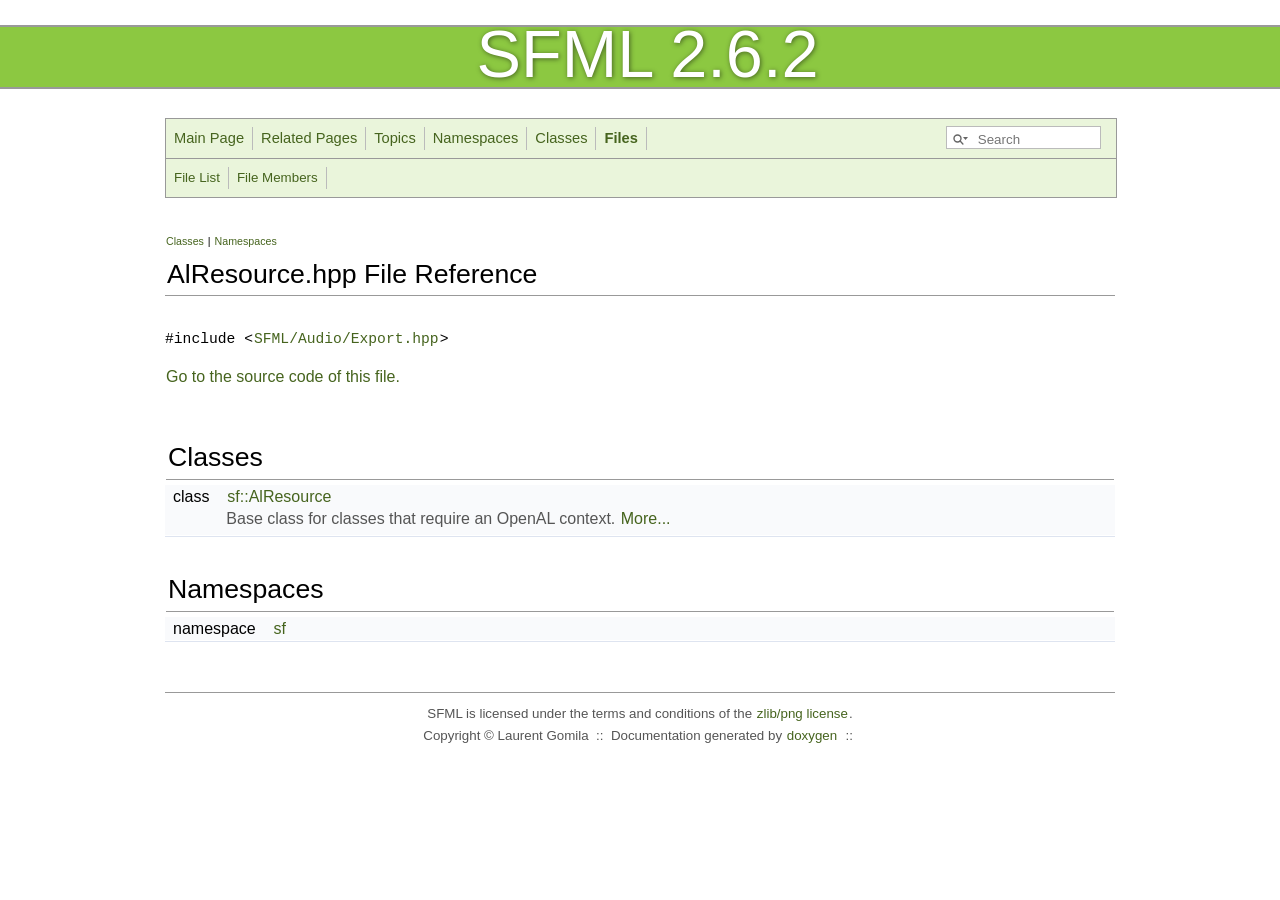
<file: projects/TICTACTOE/source project/SFML-2.6.2/doc/SFML/html/AlResource_8hpp.html>
<!DOCTYPE html PUBLIC "-//W3C//DTD XHTML 1.0 Transitional//EN" "http://www.w3.org/TR/xhtml1/DTD/xhtml1-transitional.dtd">
<html xmlns="http://www.w3.org/1999/xhtml">
    <head>
        <title>SFML - Simple and Fast Multimedia Library</title>
        <meta http-equiv="Content-Type" content="text/html;charset=UTF-8" />
        <link rel="stylesheet" type="text/css" href="doxygen.css" title="default" media="screen,print" />
        <script type="text/javascript" src="jquery.js"></script>
        <script type="text/javascript" src="dynsections.js"></script>
        <script type="text/javascript" src="clipboard.js"></script>
        <script type="text/javascript" src="cookie.js"></script>
        <link rel="stylesheet" type="text/css" href="search/search.css" />
        <link rel="stylesheet" type="text/css" href="searchOverrides.css" />
        <script type="text/javascript" src="search/searchdata.js"></script>
        <script type="text/javascript" src="search/search.js"></script>
        <script type="text/javascript">
        /* @license magnet:?xt=urn:btih:d3d9a9a6595521f9666a5e94cc830dab83b65699&amp;dn=expat.txt MIT */
          $(document).ready(function() { init_search(); });
        /* @license-end */
        </script>
    </head>
    <body>
        <div id="banner-container">
            <div id="banner">
                <span id="sfml">SFML 2.6.2</span>
            </div>
        </div>
        <div id="content">
            <div>
<!-- Generated by Doxygen 1.12.0 -->
<script type="text/javascript">
/* @license magnet:?xt=urn:btih:d3d9a9a6595521f9666a5e94cc830dab83b65699&amp;dn=expat.txt MIT */
var searchBox = new SearchBox("searchBox", "search/",'.html');
/* @license-end */
</script>
<script type="text/javascript">
/* @license magnet:?xt=urn:btih:d3d9a9a6595521f9666a5e94cc830dab83b65699&amp;dn=expat.txt MIT */
$(function() { codefold.init(0); });
/* @license-end */
</script>
  <div id="navrow1" class="tabs">
    <ul class="tablist">
      <li><a href="index.html"><span>Main&#160;Page</span></a></li>
      <li><a href="pages.html"><span>Related&#160;Pages</span></a></li>
      <li><a href="topics.html"><span>Topics</span></a></li>
      <li><a href="namespaces.html"><span>Namespaces</span></a></li>
      <li><a href="annotated.html"><span>Classes</span></a></li>
      <li class="current"><a href="files.html"><span>Files</span></a></li>
      <li>
        <div id="MSearchBox" class="MSearchBoxInactive">
        <span class="left">
          <span id="MSearchSelect"                onmouseover="return searchBox.OnSearchSelectShow()"                onmouseout="return searchBox.OnSearchSelectHide()">&#160;</span>
          <input type="text" id="MSearchField" value="" placeholder="Search" accesskey="S"
               onfocus="searchBox.OnSearchFieldFocus(true)" 
               onblur="searchBox.OnSearchFieldFocus(false)" 
               onkeyup="searchBox.OnSearchFieldChange(event)"/>
          </span><span class="right">
            <a id="MSearchClose" href="javascript:searchBox.CloseResultsWindow()"><img id="MSearchCloseImg" border="0" src="search/close.svg" alt=""/></a>
          </span>
        </div>
      </li>
    </ul>
  </div>
  <div id="navrow2" class="tabs2">
    <ul class="tablist">
      <li><a href="files.html"><span>File&#160;List</span></a></li>
      <li><a href="globals.html"><span>File&#160;Members</span></a></li>
    </ul>
  </div>
<script type="text/javascript">
/* @license magnet:?xt=urn:btih:d3d9a9a6595521f9666a5e94cc830dab83b65699&amp;dn=expat.txt MIT */
$(function(){ initResizable(false); });
/* @license-end */
</script>
<!-- window showing the filter options -->
<div id="MSearchSelectWindow"
     onmouseover="return searchBox.OnSearchSelectShow()"
     onmouseout="return searchBox.OnSearchSelectHide()"
     onkeydown="return searchBox.OnSearchSelectKey(event)">
</div>

<!-- iframe showing the search results (closed by default) -->
<div id="MSearchResultsWindow">
<div id="MSearchResults">
<div class="SRPage">
<div id="SRIndex">
<div id="SRResults"></div>
<div class="SRStatus" id="Loading">Loading...</div>
<div class="SRStatus" id="Searching">Searching...</div>
<div class="SRStatus" id="NoMatches">No Matches</div>
</div>
</div>
</div>
</div>

<div id="nav-path" class="navpath">
  <ul>
<li class="navelem"><a class="el" href="dir_d44c64559bbebec7f509842c48db8b23.html">include</a></li><li class="navelem"><a class="el" href="dir_c0a853e81d6f1c1f0a3eb7a27dc24256.html">SFML</a></li><li class="navelem"><a class="el" href="dir_dd49ddb3ba8035e4a328f8c5f31cda7e.html">Audio</a></li>  </ul>
</div>
</div><!-- top -->
<div id="doc-content">
<div class="header">
  <div class="summary">
<a href="#nested-classes">Classes</a> &#124;
<a href="#namespaces">Namespaces</a>  </div>
  <div class="headertitle"><div class="title">AlResource.hpp File Reference</div></div>
</div><!--header-->
<div class="contents">
<div class="textblock"><code>#include &lt;<a class="el" href="Audio_2Export_8hpp_source.html">SFML/Audio/Export.hpp</a>&gt;</code><br />
</div>
<p><a href="AlResource_8hpp_source.html">Go to the source code of this file.</a></p>
<table class="memberdecls">
<tr class="heading"><td colspan="2"><h2 class="groupheader"><a id="nested-classes" name="nested-classes"></a>
Classes</h2></td></tr>
<tr class="memitem:"><td class="memItemLeft" align="right" valign="top">class &#160;</td><td class="memItemRight" valign="bottom"><a class="el" href="classsf_1_1AlResource.html">sf::AlResource</a></td></tr>
<tr class="memdesc:"><td class="mdescLeft">&#160;</td><td class="mdescRight">Base class for classes that require an OpenAL context.  <a href="classsf_1_1AlResource.html#details">More...</a><br /></td></tr>
<tr class="separator:"><td class="memSeparator" colspan="2">&#160;</td></tr>
</table><table class="memberdecls">
<tr class="heading"><td colspan="2"><h2 class="groupheader"><a id="namespaces" name="namespaces"></a>
Namespaces</h2></td></tr>
<tr class="memitem:"><td class="memItemLeft" align="right" valign="top">namespace &#160;</td><td class="memItemRight" valign="bottom"><a class="el" href="namespacesf.html">sf</a></td></tr>
<tr class="separator:"><td class="memSeparator" colspan="2">&#160;</td></tr>
</table>
</div><!-- contents -->
        </div>
        <div id="footer-container">
            <div id="footer">
                SFML is licensed under the terms and conditions of the <a href="https://www.sfml-dev.org/license.php">zlib/png license</a>.<br />
                Copyright &copy; Laurent Gomila &nbsp;::&nbsp;
                Documentation generated by <a href="http://www.doxygen.org/" title="doxygen website">doxygen</a> &nbsp;::&nbsp;
            </div>
        </div>
    </body>
</html>
</file>
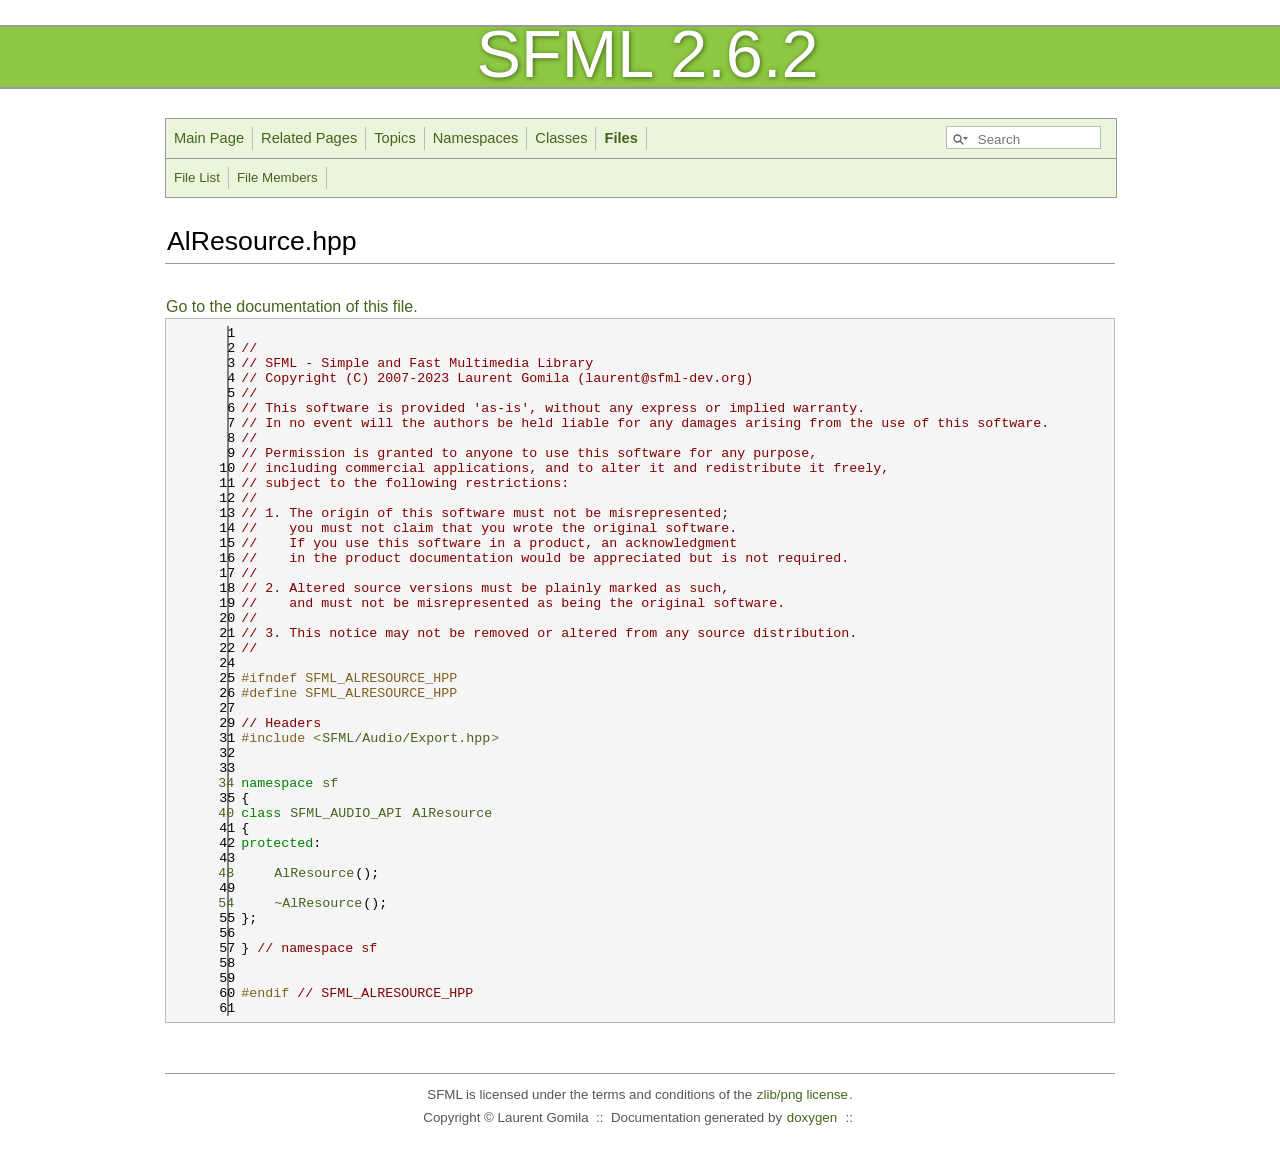
<file: projects/TICTACTOE/source project/SFML-2.6.2/doc/SFML/html/AlResource_8hpp_source.html>
<!DOCTYPE html PUBLIC "-//W3C//DTD XHTML 1.0 Transitional//EN" "http://www.w3.org/TR/xhtml1/DTD/xhtml1-transitional.dtd">
<html xmlns="http://www.w3.org/1999/xhtml">
    <head>
        <title>SFML - Simple and Fast Multimedia Library</title>
        <meta http-equiv="Content-Type" content="text/html;charset=UTF-8" />
        <link rel="stylesheet" type="text/css" href="doxygen.css" title="default" media="screen,print" />
        <script type="text/javascript" src="jquery.js"></script>
        <script type="text/javascript" src="dynsections.js"></script>
        <script type="text/javascript" src="clipboard.js"></script>
        <script type="text/javascript" src="cookie.js"></script>
        <link rel="stylesheet" type="text/css" href="search/search.css" />
        <link rel="stylesheet" type="text/css" href="searchOverrides.css" />
        <script type="text/javascript" src="search/searchdata.js"></script>
        <script type="text/javascript" src="search/search.js"></script>
        <script type="text/javascript">
        /* @license magnet:?xt=urn:btih:d3d9a9a6595521f9666a5e94cc830dab83b65699&amp;dn=expat.txt MIT */
          $(document).ready(function() { init_search(); });
        /* @license-end */
        </script>
    </head>
    <body>
        <div id="banner-container">
            <div id="banner">
                <span id="sfml">SFML 2.6.2</span>
            </div>
        </div>
        <div id="content">
            <div>
<!-- Generated by Doxygen 1.12.0 -->
<script type="text/javascript">
/* @license magnet:?xt=urn:btih:d3d9a9a6595521f9666a5e94cc830dab83b65699&amp;dn=expat.txt MIT */
var searchBox = new SearchBox("searchBox", "search/",'.html');
/* @license-end */
</script>
<script type="text/javascript">
/* @license magnet:?xt=urn:btih:d3d9a9a6595521f9666a5e94cc830dab83b65699&amp;dn=expat.txt MIT */
$(function() { codefold.init(0); });
/* @license-end */
</script>
  <div id="navrow1" class="tabs">
    <ul class="tablist">
      <li><a href="index.html"><span>Main&#160;Page</span></a></li>
      <li><a href="pages.html"><span>Related&#160;Pages</span></a></li>
      <li><a href="topics.html"><span>Topics</span></a></li>
      <li><a href="namespaces.html"><span>Namespaces</span></a></li>
      <li><a href="annotated.html"><span>Classes</span></a></li>
      <li class="current"><a href="files.html"><span>Files</span></a></li>
      <li>
        <div id="MSearchBox" class="MSearchBoxInactive">
        <span class="left">
          <span id="MSearchSelect"                onmouseover="return searchBox.OnSearchSelectShow()"                onmouseout="return searchBox.OnSearchSelectHide()">&#160;</span>
          <input type="text" id="MSearchField" value="" placeholder="Search" accesskey="S"
               onfocus="searchBox.OnSearchFieldFocus(true)" 
               onblur="searchBox.OnSearchFieldFocus(false)" 
               onkeyup="searchBox.OnSearchFieldChange(event)"/>
          </span><span class="right">
            <a id="MSearchClose" href="javascript:searchBox.CloseResultsWindow()"><img id="MSearchCloseImg" border="0" src="search/close.svg" alt=""/></a>
          </span>
        </div>
      </li>
    </ul>
  </div>
  <div id="navrow2" class="tabs2">
    <ul class="tablist">
      <li><a href="files.html"><span>File&#160;List</span></a></li>
      <li><a href="globals.html"><span>File&#160;Members</span></a></li>
    </ul>
  </div>
<script type="text/javascript">
/* @license magnet:?xt=urn:btih:d3d9a9a6595521f9666a5e94cc830dab83b65699&amp;dn=expat.txt MIT */
$(function(){ initResizable(false); });
/* @license-end */
</script>
<!-- window showing the filter options -->
<div id="MSearchSelectWindow"
     onmouseover="return searchBox.OnSearchSelectShow()"
     onmouseout="return searchBox.OnSearchSelectHide()"
     onkeydown="return searchBox.OnSearchSelectKey(event)">
</div>

<!-- iframe showing the search results (closed by default) -->
<div id="MSearchResultsWindow">
<div id="MSearchResults">
<div class="SRPage">
<div id="SRIndex">
<div id="SRResults"></div>
<div class="SRStatus" id="Loading">Loading...</div>
<div class="SRStatus" id="Searching">Searching...</div>
<div class="SRStatus" id="NoMatches">No Matches</div>
</div>
</div>
</div>
</div>

<div id="nav-path" class="navpath">
  <ul>
<li class="navelem"><a class="el" href="dir_d44c64559bbebec7f509842c48db8b23.html">include</a></li><li class="navelem"><a class="el" href="dir_c0a853e81d6f1c1f0a3eb7a27dc24256.html">SFML</a></li><li class="navelem"><a class="el" href="dir_dd49ddb3ba8035e4a328f8c5f31cda7e.html">Audio</a></li>  </ul>
</div>
</div><!-- top -->
<div id="doc-content">
<div class="header">
  <div class="headertitle"><div class="title">AlResource.hpp</div></div>
</div><!--header-->
<div class="contents">
<a href="AlResource_8hpp.html">Go to the documentation of this file.</a><div class="fragment"><div class="line"><a id="l00001" name="l00001"></a><span class="lineno">    1</span> </div>
<div class="line"><a id="l00002" name="l00002"></a><span class="lineno">    2</span><span class="comment">//</span></div>
<div class="line"><a id="l00003" name="l00003"></a><span class="lineno">    3</span><span class="comment">// SFML - Simple and Fast Multimedia Library</span></div>
<div class="line"><a id="l00004" name="l00004"></a><span class="lineno">    4</span><span class="comment">// Copyright (C) 2007-2023 Laurent Gomila (laurent@sfml-dev.org)</span></div>
<div class="line"><a id="l00005" name="l00005"></a><span class="lineno">    5</span><span class="comment">//</span></div>
<div class="line"><a id="l00006" name="l00006"></a><span class="lineno">    6</span><span class="comment">// This software is provided &#39;as-is&#39;, without any express or implied warranty.</span></div>
<div class="line"><a id="l00007" name="l00007"></a><span class="lineno">    7</span><span class="comment">// In no event will the authors be held liable for any damages arising from the use of this software.</span></div>
<div class="line"><a id="l00008" name="l00008"></a><span class="lineno">    8</span><span class="comment">//</span></div>
<div class="line"><a id="l00009" name="l00009"></a><span class="lineno">    9</span><span class="comment">// Permission is granted to anyone to use this software for any purpose,</span></div>
<div class="line"><a id="l00010" name="l00010"></a><span class="lineno">   10</span><span class="comment">// including commercial applications, and to alter it and redistribute it freely,</span></div>
<div class="line"><a id="l00011" name="l00011"></a><span class="lineno">   11</span><span class="comment">// subject to the following restrictions:</span></div>
<div class="line"><a id="l00012" name="l00012"></a><span class="lineno">   12</span><span class="comment">//</span></div>
<div class="line"><a id="l00013" name="l00013"></a><span class="lineno">   13</span><span class="comment">// 1. The origin of this software must not be misrepresented;</span></div>
<div class="line"><a id="l00014" name="l00014"></a><span class="lineno">   14</span><span class="comment">//    you must not claim that you wrote the original software.</span></div>
<div class="line"><a id="l00015" name="l00015"></a><span class="lineno">   15</span><span class="comment">//    If you use this software in a product, an acknowledgment</span></div>
<div class="line"><a id="l00016" name="l00016"></a><span class="lineno">   16</span><span class="comment">//    in the product documentation would be appreciated but is not required.</span></div>
<div class="line"><a id="l00017" name="l00017"></a><span class="lineno">   17</span><span class="comment">//</span></div>
<div class="line"><a id="l00018" name="l00018"></a><span class="lineno">   18</span><span class="comment">// 2. Altered source versions must be plainly marked as such,</span></div>
<div class="line"><a id="l00019" name="l00019"></a><span class="lineno">   19</span><span class="comment">//    and must not be misrepresented as being the original software.</span></div>
<div class="line"><a id="l00020" name="l00020"></a><span class="lineno">   20</span><span class="comment">//</span></div>
<div class="line"><a id="l00021" name="l00021"></a><span class="lineno">   21</span><span class="comment">// 3. This notice may not be removed or altered from any source distribution.</span></div>
<div class="line"><a id="l00022" name="l00022"></a><span class="lineno">   22</span><span class="comment">//</span></div>
<div class="line"><a id="l00024" name="l00024"></a><span class="lineno">   24</span> </div>
<div class="line"><a id="l00025" name="l00025"></a><span class="lineno">   25</span><span class="preprocessor">#ifndef SFML_ALRESOURCE_HPP</span></div>
<div class="line"><a id="l00026" name="l00026"></a><span class="lineno">   26</span><span class="preprocessor">#define SFML_ALRESOURCE_HPP</span></div>
<div class="line"><a id="l00027" name="l00027"></a><span class="lineno">   27</span> </div>
<div class="line"><a id="l00029" name="l00029"></a><span class="lineno">   29</span><span class="comment">// Headers</span></div>
<div class="line"><a id="l00031" name="l00031"></a><span class="lineno">   31</span><span class="preprocessor">#include &lt;<a class="code" href="Audio_2Export_8hpp.html">SFML/Audio/Export.hpp</a>&gt;</span></div>
<div class="line"><a id="l00032" name="l00032"></a><span class="lineno">   32</span> </div>
<div class="line"><a id="l00033" name="l00033"></a><span class="lineno">   33</span> </div>
<div class="foldopen" id="foldopen00034" data-start="{" data-end="}">
<div class="line"><a id="l00034" name="l00034"></a><span class="lineno"><a class="line" href="namespacesf.html">   34</a></span><span class="keyword">namespace </span><a class="code hl_namespace" href="namespacesf.html">sf</a></div>
<div class="line"><a id="l00035" name="l00035"></a><span class="lineno">   35</span>{</div>
<div class="foldopen" id="foldopen00040" data-start="{" data-end="};">
<div class="line"><a id="l00040" name="l00040"></a><span class="lineno"><a class="line" href="classsf_1_1AlResource.html">   40</a></span><span class="keyword">class </span><a class="code hl_define" href="Audio_2Export_8hpp.html#a4d34c0f253824ac49bdd93545913eb89">SFML_AUDIO_API</a> <a class="code hl_class" href="classsf_1_1AlResource.html">AlResource</a></div>
<div class="line"><a id="l00041" name="l00041"></a><span class="lineno">   41</span>{</div>
<div class="line"><a id="l00042" name="l00042"></a><span class="lineno">   42</span><span class="keyword">protected</span>:</div>
<div class="line"><a id="l00043" name="l00043"></a><span class="lineno">   43</span> </div>
<div class="line"><a id="l00048" name="l00048"></a><span class="lineno"><a class="line" href="classsf_1_1AlResource.html#a51b4f3a825c5d68386f8683e3e1053d7">   48</a></span>    <a class="code hl_function" href="classsf_1_1AlResource.html#a51b4f3a825c5d68386f8683e3e1053d7">AlResource</a>();</div>
<div class="line"><a id="l00049" name="l00049"></a><span class="lineno">   49</span> </div>
<div class="line"><a id="l00054" name="l00054"></a><span class="lineno"><a class="line" href="classsf_1_1AlResource.html#a74ad78198cddcb6e5d847177364049db">   54</a></span>    <a class="code hl_function" href="classsf_1_1AlResource.html#a74ad78198cddcb6e5d847177364049db">~AlResource</a>();</div>
<div class="line"><a id="l00055" name="l00055"></a><span class="lineno">   55</span>};</div>
</div>
<div class="line"><a id="l00056" name="l00056"></a><span class="lineno">   56</span> </div>
<div class="line"><a id="l00057" name="l00057"></a><span class="lineno">   57</span>} <span class="comment">// namespace sf</span></div>
</div>
<div class="line"><a id="l00058" name="l00058"></a><span class="lineno">   58</span> </div>
<div class="line"><a id="l00059" name="l00059"></a><span class="lineno">   59</span> </div>
<div class="line"><a id="l00060" name="l00060"></a><span class="lineno">   60</span><span class="preprocessor">#endif </span><span class="comment">// SFML_ALRESOURCE_HPP</span></div>
<div class="line"><a id="l00061" name="l00061"></a><span class="lineno">   61</span> </div>
<div class="ttc" id="aAudio_2Export_8hpp_html"><div class="ttname"><a href="Audio_2Export_8hpp.html">Export.hpp</a></div></div>
<div class="ttc" id="aAudio_2Export_8hpp_html_a4d34c0f253824ac49bdd93545913eb89"><div class="ttname"><a href="Audio_2Export_8hpp.html#a4d34c0f253824ac49bdd93545913eb89">SFML_AUDIO_API</a></div><div class="ttdeci">#define SFML_AUDIO_API</div><div class="ttdef"><b>Definition</b> <a href="Audio_2Export_8hpp_source.html#l00043">Audio/Export.hpp:43</a></div></div>
<div class="ttc" id="aclasssf_1_1AlResource_html"><div class="ttname"><a href="classsf_1_1AlResource.html">sf::AlResource</a></div><div class="ttdoc">Base class for classes that require an OpenAL context.</div><div class="ttdef"><b>Definition</b> <a href="#l00040">AlResource.hpp:41</a></div></div>
<div class="ttc" id="aclasssf_1_1AlResource_html_a51b4f3a825c5d68386f8683e3e1053d7"><div class="ttname"><a href="classsf_1_1AlResource.html#a51b4f3a825c5d68386f8683e3e1053d7">sf::AlResource::AlResource</a></div><div class="ttdeci">AlResource()</div><div class="ttdoc">Default constructor.</div></div>
<div class="ttc" id="aclasssf_1_1AlResource_html_a74ad78198cddcb6e5d847177364049db"><div class="ttname"><a href="classsf_1_1AlResource.html#a74ad78198cddcb6e5d847177364049db">sf::AlResource::~AlResource</a></div><div class="ttdeci">~AlResource()</div><div class="ttdoc">Destructor.</div></div>
<div class="ttc" id="anamespacesf_html"><div class="ttname"><a href="namespacesf.html">sf</a></div><div class="ttdef"><b>Definition</b> <a href="#l00034">AlResource.hpp:35</a></div></div>
</div><!-- fragment --></div><!-- contents -->
        </div>
        <div id="footer-container">
            <div id="footer">
                SFML is licensed under the terms and conditions of the <a href="https://www.sfml-dev.org/license.php">zlib/png license</a>.<br />
                Copyright &copy; Laurent Gomila &nbsp;::&nbsp;
                Documentation generated by <a href="http://www.doxygen.org/" title="doxygen website">doxygen</a> &nbsp;::&nbsp;
            </div>
        </div>
    </body>
</html>
</file>
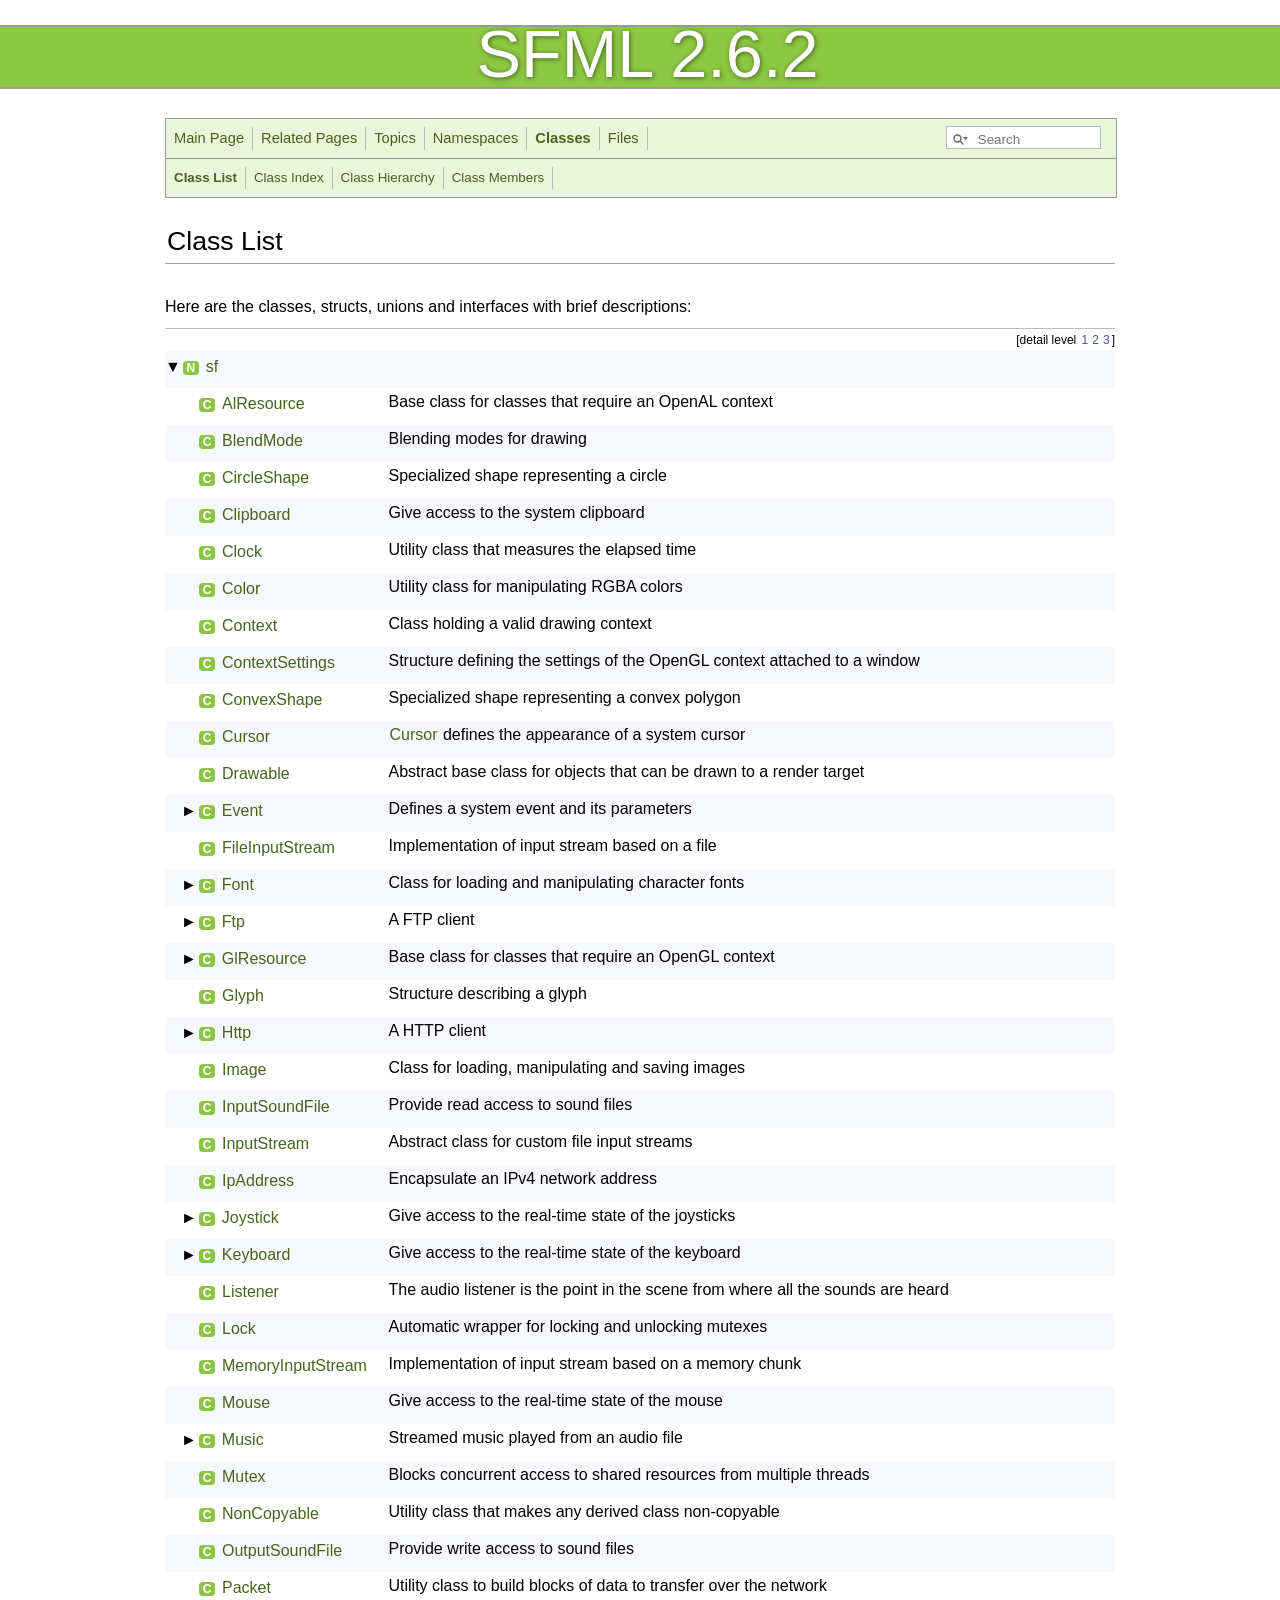
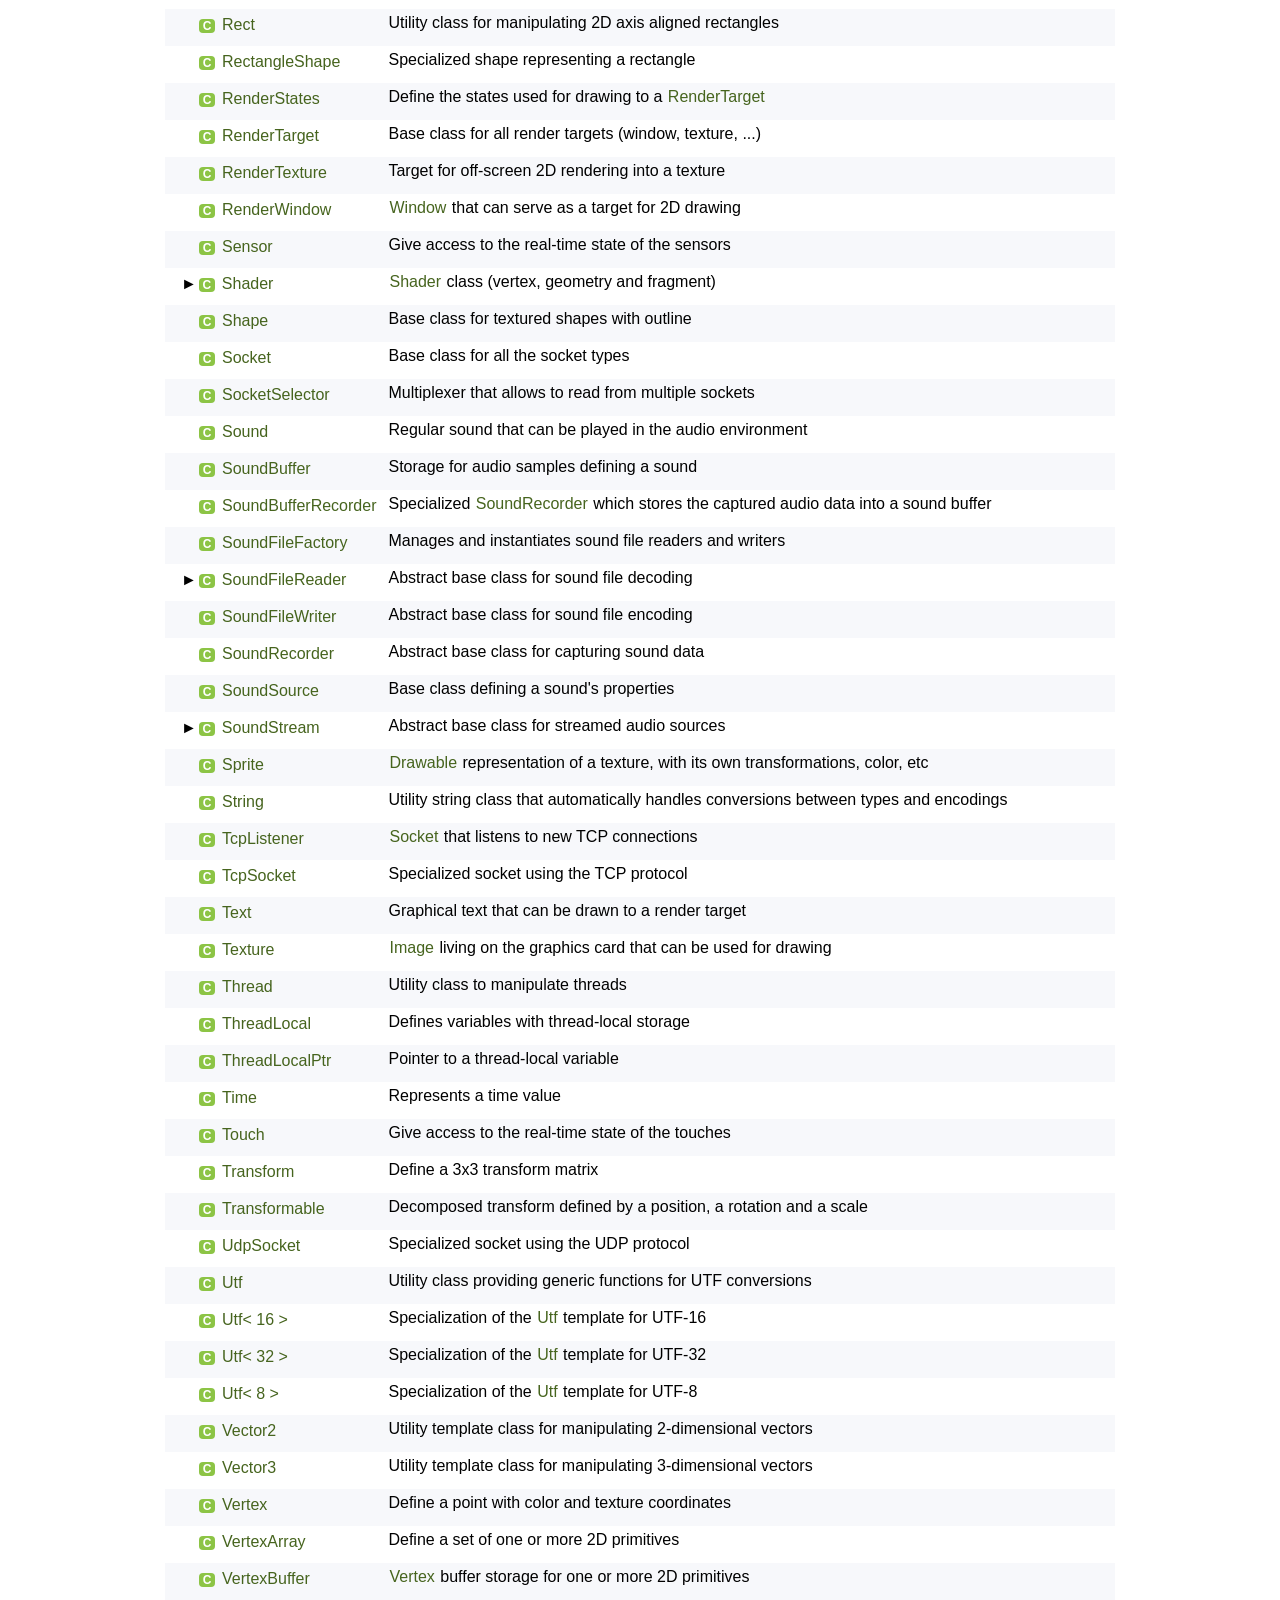
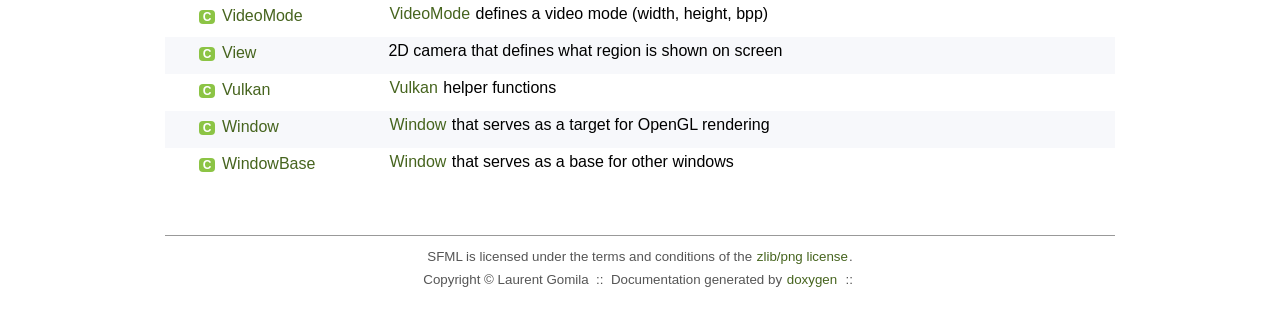
<file: projects/TICTACTOE/source project/SFML-2.6.2/doc/SFML/html/annotated.html>
<!DOCTYPE html PUBLIC "-//W3C//DTD XHTML 1.0 Transitional//EN" "http://www.w3.org/TR/xhtml1/DTD/xhtml1-transitional.dtd">
<html xmlns="http://www.w3.org/1999/xhtml">
    <head>
        <title>SFML - Simple and Fast Multimedia Library</title>
        <meta http-equiv="Content-Type" content="text/html;charset=UTF-8" />
        <link rel="stylesheet" type="text/css" href="doxygen.css" title="default" media="screen,print" />
        <script type="text/javascript" src="jquery.js"></script>
        <script type="text/javascript" src="dynsections.js"></script>
        <script type="text/javascript" src="clipboard.js"></script>
        <script type="text/javascript" src="cookie.js"></script>
        <link rel="stylesheet" type="text/css" href="search/search.css" />
        <link rel="stylesheet" type="text/css" href="searchOverrides.css" />
        <script type="text/javascript" src="search/searchdata.js"></script>
        <script type="text/javascript" src="search/search.js"></script>
        <script type="text/javascript">
        /* @license magnet:?xt=urn:btih:d3d9a9a6595521f9666a5e94cc830dab83b65699&amp;dn=expat.txt MIT */
          $(document).ready(function() { init_search(); });
        /* @license-end */
        </script>
    </head>
    <body>
        <div id="banner-container">
            <div id="banner">
                <span id="sfml">SFML 2.6.2</span>
            </div>
        </div>
        <div id="content">
            <div>
<!-- Generated by Doxygen 1.12.0 -->
<script type="text/javascript">
/* @license magnet:?xt=urn:btih:d3d9a9a6595521f9666a5e94cc830dab83b65699&amp;dn=expat.txt MIT */
var searchBox = new SearchBox("searchBox", "search/",'.html');
/* @license-end */
</script>
<script type="text/javascript">
/* @license magnet:?xt=urn:btih:d3d9a9a6595521f9666a5e94cc830dab83b65699&amp;dn=expat.txt MIT */
$(function() { codefold.init(0); });
/* @license-end */
</script>
  <div id="navrow1" class="tabs">
    <ul class="tablist">
      <li><a href="index.html"><span>Main&#160;Page</span></a></li>
      <li><a href="pages.html"><span>Related&#160;Pages</span></a></li>
      <li><a href="topics.html"><span>Topics</span></a></li>
      <li><a href="namespaces.html"><span>Namespaces</span></a></li>
      <li class="current"><a href="annotated.html"><span>Classes</span></a></li>
      <li><a href="files.html"><span>Files</span></a></li>
      <li>
        <div id="MSearchBox" class="MSearchBoxInactive">
        <span class="left">
          <span id="MSearchSelect"                onmouseover="return searchBox.OnSearchSelectShow()"                onmouseout="return searchBox.OnSearchSelectHide()">&#160;</span>
          <input type="text" id="MSearchField" value="" placeholder="Search" accesskey="S"
               onfocus="searchBox.OnSearchFieldFocus(true)" 
               onblur="searchBox.OnSearchFieldFocus(false)" 
               onkeyup="searchBox.OnSearchFieldChange(event)"/>
          </span><span class="right">
            <a id="MSearchClose" href="javascript:searchBox.CloseResultsWindow()"><img id="MSearchCloseImg" border="0" src="search/close.svg" alt=""/></a>
          </span>
        </div>
      </li>
    </ul>
  </div>
  <div id="navrow2" class="tabs2">
    <ul class="tablist">
      <li class="current"><a href="annotated.html"><span>Class&#160;List</span></a></li>
      <li><a href="classes.html"><span>Class&#160;Index</span></a></li>
      <li><a href="hierarchy.html"><span>Class&#160;Hierarchy</span></a></li>
      <li><a href="functions.html"><span>Class&#160;Members</span></a></li>
    </ul>
  </div>
</div><!-- top -->
<div id="doc-content">
<script type="text/javascript">
/* @license magnet:?xt=urn:btih:d3d9a9a6595521f9666a5e94cc830dab83b65699&amp;dn=expat.txt MIT */
$(function(){ initResizable(false); });
/* @license-end */
</script>
<!-- window showing the filter options -->
<div id="MSearchSelectWindow"
     onmouseover="return searchBox.OnSearchSelectShow()"
     onmouseout="return searchBox.OnSearchSelectHide()"
     onkeydown="return searchBox.OnSearchSelectKey(event)">
</div>

<!-- iframe showing the search results (closed by default) -->
<div id="MSearchResultsWindow">
<div id="MSearchResults">
<div class="SRPage">
<div id="SRIndex">
<div id="SRResults"></div>
<div class="SRStatus" id="Loading">Loading...</div>
<div class="SRStatus" id="Searching">Searching...</div>
<div class="SRStatus" id="NoMatches">No Matches</div>
</div>
</div>
</div>
</div>

<div class="header">
  <div class="headertitle"><div class="title">Class List</div></div>
</div><!--header-->
<div class="contents">
<div class="textblock">Here are the classes, structs, unions and interfaces with brief descriptions:</div><div class="directory">
<div class="levels">[detail level <span onclick="javascript:dynsection.toggleLevel(1);">1</span><span onclick="javascript:dynsection.toggleLevel(2);">2</span><span onclick="javascript:dynsection.toggleLevel(3);">3</span>]</div><table class="directory">
<tr id="row_0_" class="even"><td class="entry"><span style="width:0px;display:inline-block;">&#160;</span><span id="arr_0_" class="arrow" onclick="dynsection.toggleFolder('0_')">&#9660;</span><span class="icona"><span class="icon">N</span></span><a class="el" href="namespacesf.html" target="_self">sf</a></td><td class="desc"></td></tr>
<tr id="row_0_0_" class="odd"><td class="entry"><span style="width:32px;display:inline-block;">&#160;</span><span class="icona"><span class="icon">C</span></span><a class="el" href="classsf_1_1AlResource.html" target="_self">AlResource</a></td><td class="desc">Base class for classes that require an OpenAL context </td></tr>
<tr id="row_0_1_" class="even"><td class="entry"><span style="width:32px;display:inline-block;">&#160;</span><span class="icona"><span class="icon">C</span></span><a class="el" href="structsf_1_1BlendMode.html" target="_self">BlendMode</a></td><td class="desc">Blending modes for drawing </td></tr>
<tr id="row_0_2_" class="odd"><td class="entry"><span style="width:32px;display:inline-block;">&#160;</span><span class="icona"><span class="icon">C</span></span><a class="el" href="classsf_1_1CircleShape.html" target="_self">CircleShape</a></td><td class="desc">Specialized shape representing a circle </td></tr>
<tr id="row_0_3_" class="even"><td class="entry"><span style="width:32px;display:inline-block;">&#160;</span><span class="icona"><span class="icon">C</span></span><a class="el" href="classsf_1_1Clipboard.html" target="_self">Clipboard</a></td><td class="desc">Give access to the system clipboard </td></tr>
<tr id="row_0_4_" class="odd"><td class="entry"><span style="width:32px;display:inline-block;">&#160;</span><span class="icona"><span class="icon">C</span></span><a class="el" href="classsf_1_1Clock.html" target="_self">Clock</a></td><td class="desc">Utility class that measures the elapsed time </td></tr>
<tr id="row_0_5_" class="even"><td class="entry"><span style="width:32px;display:inline-block;">&#160;</span><span class="icona"><span class="icon">C</span></span><a class="el" href="classsf_1_1Color.html" target="_self">Color</a></td><td class="desc">Utility class for manipulating RGBA colors </td></tr>
<tr id="row_0_6_" class="odd"><td class="entry"><span style="width:32px;display:inline-block;">&#160;</span><span class="icona"><span class="icon">C</span></span><a class="el" href="classsf_1_1Context.html" target="_self">Context</a></td><td class="desc">Class holding a valid drawing context </td></tr>
<tr id="row_0_7_" class="even"><td class="entry"><span style="width:32px;display:inline-block;">&#160;</span><span class="icona"><span class="icon">C</span></span><a class="el" href="structsf_1_1ContextSettings.html" target="_self">ContextSettings</a></td><td class="desc">Structure defining the settings of the OpenGL context attached to a window </td></tr>
<tr id="row_0_8_" class="odd"><td class="entry"><span style="width:32px;display:inline-block;">&#160;</span><span class="icona"><span class="icon">C</span></span><a class="el" href="classsf_1_1ConvexShape.html" target="_self">ConvexShape</a></td><td class="desc">Specialized shape representing a convex polygon </td></tr>
<tr id="row_0_9_" class="even"><td class="entry"><span style="width:32px;display:inline-block;">&#160;</span><span class="icona"><span class="icon">C</span></span><a class="el" href="classsf_1_1Cursor.html" target="_self">Cursor</a></td><td class="desc"><a class="el" href="classsf_1_1Cursor.html" title="Cursor defines the appearance of a system cursor.">Cursor</a> defines the appearance of a system cursor </td></tr>
<tr id="row_0_10_" class="odd"><td class="entry"><span style="width:32px;display:inline-block;">&#160;</span><span class="icona"><span class="icon">C</span></span><a class="el" href="classsf_1_1Drawable.html" target="_self">Drawable</a></td><td class="desc">Abstract base class for objects that can be drawn to a render target </td></tr>
<tr id="row_0_11_" class="even"><td class="entry"><span style="width:16px;display:inline-block;">&#160;</span><span id="arr_0_11_" class="arrow" onclick="dynsection.toggleFolder('0_11_')">&#9658;</span><span class="icona"><span class="icon">C</span></span><a class="el" href="classsf_1_1Event.html" target="_self">Event</a></td><td class="desc">Defines a system event and its parameters </td></tr>
<tr id="row_0_11_0_" class="odd" style="display:none;"><td class="entry"><span style="width:48px;display:inline-block;">&#160;</span><span class="icona"><span class="icon">C</span></span><a class="el" href="structsf_1_1Event_1_1JoystickButtonEvent.html" target="_self">JoystickButtonEvent</a></td><td class="desc"><a class="el" href="classsf_1_1Joystick.html" title="Give access to the real-time state of the joysticks.">Joystick</a> buttons events parameters (JoystickButtonPressed, JoystickButtonReleased) </td></tr>
<tr id="row_0_11_1_" class="odd" style="display:none;"><td class="entry"><span style="width:48px;display:inline-block;">&#160;</span><span class="icona"><span class="icon">C</span></span><a class="el" href="structsf_1_1Event_1_1JoystickConnectEvent.html" target="_self">JoystickConnectEvent</a></td><td class="desc"><a class="el" href="classsf_1_1Joystick.html" title="Give access to the real-time state of the joysticks.">Joystick</a> connection events parameters (JoystickConnected, JoystickDisconnected) </td></tr>
<tr id="row_0_11_2_" class="odd" style="display:none;"><td class="entry"><span style="width:48px;display:inline-block;">&#160;</span><span class="icona"><span class="icon">C</span></span><a class="el" href="structsf_1_1Event_1_1JoystickMoveEvent.html" target="_self">JoystickMoveEvent</a></td><td class="desc"><a class="el" href="classsf_1_1Joystick.html" title="Give access to the real-time state of the joysticks.">Joystick</a> axis move event parameters (JoystickMoved) </td></tr>
<tr id="row_0_11_3_" class="odd" style="display:none;"><td class="entry"><span style="width:48px;display:inline-block;">&#160;</span><span class="icona"><span class="icon">C</span></span><a class="el" href="structsf_1_1Event_1_1KeyEvent.html" target="_self">KeyEvent</a></td><td class="desc"><a class="el" href="classsf_1_1Keyboard.html" title="Give access to the real-time state of the keyboard.">Keyboard</a> event parameters (KeyPressed, KeyReleased) </td></tr>
<tr id="row_0_11_4_" class="odd" style="display:none;"><td class="entry"><span style="width:48px;display:inline-block;">&#160;</span><span class="icona"><span class="icon">C</span></span><a class="el" href="structsf_1_1Event_1_1MouseButtonEvent.html" target="_self">MouseButtonEvent</a></td><td class="desc"><a class="el" href="classsf_1_1Mouse.html" title="Give access to the real-time state of the mouse.">Mouse</a> buttons events parameters (MouseButtonPressed, MouseButtonReleased) </td></tr>
<tr id="row_0_11_5_" class="odd" style="display:none;"><td class="entry"><span style="width:48px;display:inline-block;">&#160;</span><span class="icona"><span class="icon">C</span></span><a class="el" href="structsf_1_1Event_1_1MouseMoveEvent.html" target="_self">MouseMoveEvent</a></td><td class="desc"><a class="el" href="classsf_1_1Mouse.html" title="Give access to the real-time state of the mouse.">Mouse</a> move event parameters (MouseMoved) </td></tr>
<tr id="row_0_11_6_" class="odd" style="display:none;"><td class="entry"><span style="width:48px;display:inline-block;">&#160;</span><span class="icona"><span class="icon">C</span></span><a class="el" href="structsf_1_1Event_1_1MouseWheelEvent.html" target="_self">MouseWheelEvent</a></td><td class="desc"><a class="el" href="classsf_1_1Mouse.html" title="Give access to the real-time state of the mouse.">Mouse</a> wheel events parameters (MouseWheelMoved) </td></tr>
<tr id="row_0_11_7_" class="odd" style="display:none;"><td class="entry"><span style="width:48px;display:inline-block;">&#160;</span><span class="icona"><span class="icon">C</span></span><a class="el" href="structsf_1_1Event_1_1MouseWheelScrollEvent.html" target="_self">MouseWheelScrollEvent</a></td><td class="desc"><a class="el" href="classsf_1_1Mouse.html" title="Give access to the real-time state of the mouse.">Mouse</a> wheel events parameters (MouseWheelScrolled) </td></tr>
<tr id="row_0_11_8_" class="odd" style="display:none;"><td class="entry"><span style="width:48px;display:inline-block;">&#160;</span><span class="icona"><span class="icon">C</span></span><a class="el" href="structsf_1_1Event_1_1SensorEvent.html" target="_self">SensorEvent</a></td><td class="desc"><a class="el" href="classsf_1_1Sensor.html" title="Give access to the real-time state of the sensors.">Sensor</a> event parameters (SensorChanged) </td></tr>
<tr id="row_0_11_9_" class="odd" style="display:none;"><td class="entry"><span style="width:48px;display:inline-block;">&#160;</span><span class="icona"><span class="icon">C</span></span><a class="el" href="structsf_1_1Event_1_1SizeEvent.html" target="_self">SizeEvent</a></td><td class="desc">Size events parameters (Resized) </td></tr>
<tr id="row_0_11_10_" class="odd" style="display:none;"><td class="entry"><span style="width:48px;display:inline-block;">&#160;</span><span class="icona"><span class="icon">C</span></span><a class="el" href="structsf_1_1Event_1_1TextEvent.html" target="_self">TextEvent</a></td><td class="desc"><a class="el" href="classsf_1_1Text.html" title="Graphical text that can be drawn to a render target.">Text</a> event parameters (TextEntered) </td></tr>
<tr id="row_0_11_11_" class="odd" style="display:none;"><td class="entry"><span style="width:48px;display:inline-block;">&#160;</span><span class="icona"><span class="icon">C</span></span><a class="el" href="structsf_1_1Event_1_1TouchEvent.html" target="_self">TouchEvent</a></td><td class="desc"><a class="el" href="classsf_1_1Touch.html" title="Give access to the real-time state of the touches.">Touch</a> events parameters (TouchBegan, TouchMoved, TouchEnded) </td></tr>
<tr id="row_0_12_" class="odd"><td class="entry"><span style="width:32px;display:inline-block;">&#160;</span><span class="icona"><span class="icon">C</span></span><a class="el" href="classsf_1_1FileInputStream.html" target="_self">FileInputStream</a></td><td class="desc">Implementation of input stream based on a file </td></tr>
<tr id="row_0_13_" class="even"><td class="entry"><span style="width:16px;display:inline-block;">&#160;</span><span id="arr_0_13_" class="arrow" onclick="dynsection.toggleFolder('0_13_')">&#9658;</span><span class="icona"><span class="icon">C</span></span><a class="el" href="classsf_1_1Font.html" target="_self">Font</a></td><td class="desc">Class for loading and manipulating character fonts </td></tr>
<tr id="row_0_13_0_" class="odd" style="display:none;"><td class="entry"><span style="width:48px;display:inline-block;">&#160;</span><span class="icona"><span class="icon">C</span></span><a class="el" href="structsf_1_1Font_1_1Info.html" target="_self">Info</a></td><td class="desc">Holds various information about a font </td></tr>
<tr id="row_0_14_" class="odd"><td class="entry"><span style="width:16px;display:inline-block;">&#160;</span><span id="arr_0_14_" class="arrow" onclick="dynsection.toggleFolder('0_14_')">&#9658;</span><span class="icona"><span class="icon">C</span></span><a class="el" href="classsf_1_1Ftp.html" target="_self">Ftp</a></td><td class="desc">A FTP client </td></tr>
<tr id="row_0_14_0_" class="even" style="display:none;"><td class="entry"><span style="width:48px;display:inline-block;">&#160;</span><span class="icona"><span class="icon">C</span></span><a class="el" href="classsf_1_1Ftp_1_1DirectoryResponse.html" target="_self">DirectoryResponse</a></td><td class="desc">Specialization of FTP response returning a directory </td></tr>
<tr id="row_0_14_1_" class="even" style="display:none;"><td class="entry"><span style="width:48px;display:inline-block;">&#160;</span><span class="icona"><span class="icon">C</span></span><a class="el" href="classsf_1_1Ftp_1_1ListingResponse.html" target="_self">ListingResponse</a></td><td class="desc">Specialization of FTP response returning a filename listing </td></tr>
<tr id="row_0_14_2_" class="even" style="display:none;"><td class="entry"><span style="width:48px;display:inline-block;">&#160;</span><span class="icona"><span class="icon">C</span></span><a class="el" href="classsf_1_1Ftp_1_1Response.html" target="_self">Response</a></td><td class="desc">Define a FTP response </td></tr>
<tr id="row_0_15_" class="even"><td class="entry"><span style="width:16px;display:inline-block;">&#160;</span><span id="arr_0_15_" class="arrow" onclick="dynsection.toggleFolder('0_15_')">&#9658;</span><span class="icona"><span class="icon">C</span></span><a class="el" href="classsf_1_1GlResource.html" target="_self">GlResource</a></td><td class="desc">Base class for classes that require an OpenGL context </td></tr>
<tr id="row_0_15_0_" class="odd" style="display:none;"><td class="entry"><span style="width:48px;display:inline-block;">&#160;</span><span class="icona"><span class="icon">C</span></span><a class="el" href="classsf_1_1GlResource_1_1TransientContextLock.html" target="_self">TransientContextLock</a></td><td class="desc">RAII helper class to temporarily lock an available context for use </td></tr>
<tr id="row_0_16_" class="odd"><td class="entry"><span style="width:32px;display:inline-block;">&#160;</span><span class="icona"><span class="icon">C</span></span><a class="el" href="classsf_1_1Glyph.html" target="_self">Glyph</a></td><td class="desc">Structure describing a glyph </td></tr>
<tr id="row_0_17_" class="even"><td class="entry"><span style="width:16px;display:inline-block;">&#160;</span><span id="arr_0_17_" class="arrow" onclick="dynsection.toggleFolder('0_17_')">&#9658;</span><span class="icona"><span class="icon">C</span></span><a class="el" href="classsf_1_1Http.html" target="_self">Http</a></td><td class="desc">A HTTP client </td></tr>
<tr id="row_0_17_0_" class="odd" style="display:none;"><td class="entry"><span style="width:48px;display:inline-block;">&#160;</span><span class="icona"><span class="icon">C</span></span><a class="el" href="classsf_1_1Http_1_1Request.html" target="_self">Request</a></td><td class="desc">Define a HTTP request </td></tr>
<tr id="row_0_17_1_" class="odd" style="display:none;"><td class="entry"><span style="width:48px;display:inline-block;">&#160;</span><span class="icona"><span class="icon">C</span></span><a class="el" href="classsf_1_1Http_1_1Response.html" target="_self">Response</a></td><td class="desc">Define a HTTP response </td></tr>
<tr id="row_0_18_" class="odd"><td class="entry"><span style="width:32px;display:inline-block;">&#160;</span><span class="icona"><span class="icon">C</span></span><a class="el" href="classsf_1_1Image.html" target="_self">Image</a></td><td class="desc">Class for loading, manipulating and saving images </td></tr>
<tr id="row_0_19_" class="even"><td class="entry"><span style="width:32px;display:inline-block;">&#160;</span><span class="icona"><span class="icon">C</span></span><a class="el" href="classsf_1_1InputSoundFile.html" target="_self">InputSoundFile</a></td><td class="desc">Provide read access to sound files </td></tr>
<tr id="row_0_20_" class="odd"><td class="entry"><span style="width:32px;display:inline-block;">&#160;</span><span class="icona"><span class="icon">C</span></span><a class="el" href="classsf_1_1InputStream.html" target="_self">InputStream</a></td><td class="desc">Abstract class for custom file input streams </td></tr>
<tr id="row_0_21_" class="even"><td class="entry"><span style="width:32px;display:inline-block;">&#160;</span><span class="icona"><span class="icon">C</span></span><a class="el" href="classsf_1_1IpAddress.html" target="_self">IpAddress</a></td><td class="desc">Encapsulate an IPv4 network address </td></tr>
<tr id="row_0_22_" class="odd"><td class="entry"><span style="width:16px;display:inline-block;">&#160;</span><span id="arr_0_22_" class="arrow" onclick="dynsection.toggleFolder('0_22_')">&#9658;</span><span class="icona"><span class="icon">C</span></span><a class="el" href="classsf_1_1Joystick.html" target="_self">Joystick</a></td><td class="desc">Give access to the real-time state of the joysticks </td></tr>
<tr id="row_0_22_0_" class="even" style="display:none;"><td class="entry"><span style="width:48px;display:inline-block;">&#160;</span><span class="icona"><span class="icon">C</span></span><a class="el" href="structsf_1_1Joystick_1_1Identification.html" target="_self">Identification</a></td><td class="desc">Structure holding a joystick's identification </td></tr>
<tr id="row_0_23_" class="even"><td class="entry"><span style="width:16px;display:inline-block;">&#160;</span><span id="arr_0_23_" class="arrow" onclick="dynsection.toggleFolder('0_23_')">&#9658;</span><span class="icona"><span class="icon">C</span></span><a class="el" href="classsf_1_1Keyboard.html" target="_self">Keyboard</a></td><td class="desc">Give access to the real-time state of the keyboard </td></tr>
<tr id="row_0_23_0_" class="odd" style="display:none;"><td class="entry"><span style="width:48px;display:inline-block;">&#160;</span><span class="icona"><span class="icon">C</span></span><a class="el" href="structsf_1_1Keyboard_1_1Scan.html" target="_self">Scan</a></td><td class="desc">Scancodes </td></tr>
<tr id="row_0_24_" class="odd"><td class="entry"><span style="width:32px;display:inline-block;">&#160;</span><span class="icona"><span class="icon">C</span></span><a class="el" href="classsf_1_1Listener.html" target="_self">Listener</a></td><td class="desc">The audio listener is the point in the scene from where all the sounds are heard </td></tr>
<tr id="row_0_25_" class="even"><td class="entry"><span style="width:32px;display:inline-block;">&#160;</span><span class="icona"><span class="icon">C</span></span><a class="el" href="classsf_1_1Lock.html" target="_self">Lock</a></td><td class="desc">Automatic wrapper for locking and unlocking mutexes </td></tr>
<tr id="row_0_26_" class="odd"><td class="entry"><span style="width:32px;display:inline-block;">&#160;</span><span class="icona"><span class="icon">C</span></span><a class="el" href="classsf_1_1MemoryInputStream.html" target="_self">MemoryInputStream</a></td><td class="desc">Implementation of input stream based on a memory chunk </td></tr>
<tr id="row_0_27_" class="even"><td class="entry"><span style="width:32px;display:inline-block;">&#160;</span><span class="icona"><span class="icon">C</span></span><a class="el" href="classsf_1_1Mouse.html" target="_self">Mouse</a></td><td class="desc">Give access to the real-time state of the mouse </td></tr>
<tr id="row_0_28_" class="odd"><td class="entry"><span style="width:16px;display:inline-block;">&#160;</span><span id="arr_0_28_" class="arrow" onclick="dynsection.toggleFolder('0_28_')">&#9658;</span><span class="icona"><span class="icon">C</span></span><a class="el" href="classsf_1_1Music.html" target="_self">Music</a></td><td class="desc">Streamed music played from an audio file </td></tr>
<tr id="row_0_28_0_" class="even" style="display:none;"><td class="entry"><span style="width:48px;display:inline-block;">&#160;</span><span class="icona"><span class="icon">C</span></span><a class="el" href="structsf_1_1Music_1_1Span.html" target="_self">Span</a></td><td class="desc">Structure defining a time range using the template type </td></tr>
<tr id="row_0_29_" class="even"><td class="entry"><span style="width:32px;display:inline-block;">&#160;</span><span class="icona"><span class="icon">C</span></span><a class="el" href="classsf_1_1Mutex.html" target="_self">Mutex</a></td><td class="desc">Blocks concurrent access to shared resources from multiple threads </td></tr>
<tr id="row_0_30_" class="odd"><td class="entry"><span style="width:32px;display:inline-block;">&#160;</span><span class="icona"><span class="icon">C</span></span><a class="el" href="classsf_1_1NonCopyable.html" target="_self">NonCopyable</a></td><td class="desc">Utility class that makes any derived class non-copyable </td></tr>
<tr id="row_0_31_" class="even"><td class="entry"><span style="width:32px;display:inline-block;">&#160;</span><span class="icona"><span class="icon">C</span></span><a class="el" href="classsf_1_1OutputSoundFile.html" target="_self">OutputSoundFile</a></td><td class="desc">Provide write access to sound files </td></tr>
<tr id="row_0_32_" class="odd"><td class="entry"><span style="width:32px;display:inline-block;">&#160;</span><span class="icona"><span class="icon">C</span></span><a class="el" href="classsf_1_1Packet.html" target="_self">Packet</a></td><td class="desc">Utility class to build blocks of data to transfer over the network </td></tr>
<tr id="row_0_33_" class="even"><td class="entry"><span style="width:32px;display:inline-block;">&#160;</span><span class="icona"><span class="icon">C</span></span><a class="el" href="classsf_1_1Rect.html" target="_self">Rect</a></td><td class="desc">Utility class for manipulating 2D axis aligned rectangles </td></tr>
<tr id="row_0_34_" class="odd"><td class="entry"><span style="width:32px;display:inline-block;">&#160;</span><span class="icona"><span class="icon">C</span></span><a class="el" href="classsf_1_1RectangleShape.html" target="_self">RectangleShape</a></td><td class="desc">Specialized shape representing a rectangle </td></tr>
<tr id="row_0_35_" class="even"><td class="entry"><span style="width:32px;display:inline-block;">&#160;</span><span class="icona"><span class="icon">C</span></span><a class="el" href="classsf_1_1RenderStates.html" target="_self">RenderStates</a></td><td class="desc">Define the states used for drawing to a <a class="el" href="classsf_1_1RenderTarget.html" title="Base class for all render targets (window, texture, ...)">RenderTarget</a> </td></tr>
<tr id="row_0_36_" class="odd"><td class="entry"><span style="width:32px;display:inline-block;">&#160;</span><span class="icona"><span class="icon">C</span></span><a class="el" href="classsf_1_1RenderTarget.html" target="_self">RenderTarget</a></td><td class="desc">Base class for all render targets (window, texture, ...) </td></tr>
<tr id="row_0_37_" class="even"><td class="entry"><span style="width:32px;display:inline-block;">&#160;</span><span class="icona"><span class="icon">C</span></span><a class="el" href="classsf_1_1RenderTexture.html" target="_self">RenderTexture</a></td><td class="desc">Target for off-screen 2D rendering into a texture </td></tr>
<tr id="row_0_38_" class="odd"><td class="entry"><span style="width:32px;display:inline-block;">&#160;</span><span class="icona"><span class="icon">C</span></span><a class="el" href="classsf_1_1RenderWindow.html" target="_self">RenderWindow</a></td><td class="desc"><a class="el" href="classsf_1_1Window.html" title="Window that serves as a target for OpenGL rendering.">Window</a> that can serve as a target for 2D drawing </td></tr>
<tr id="row_0_39_" class="even"><td class="entry"><span style="width:32px;display:inline-block;">&#160;</span><span class="icona"><span class="icon">C</span></span><a class="el" href="classsf_1_1Sensor.html" target="_self">Sensor</a></td><td class="desc">Give access to the real-time state of the sensors </td></tr>
<tr id="row_0_40_" class="odd"><td class="entry"><span style="width:16px;display:inline-block;">&#160;</span><span id="arr_0_40_" class="arrow" onclick="dynsection.toggleFolder('0_40_')">&#9658;</span><span class="icona"><span class="icon">C</span></span><a class="el" href="classsf_1_1Shader.html" target="_self">Shader</a></td><td class="desc"><a class="el" href="classsf_1_1Shader.html" title="Shader class (vertex, geometry and fragment)">Shader</a> class (vertex, geometry and fragment) </td></tr>
<tr id="row_0_40_0_" class="even" style="display:none;"><td class="entry"><span style="width:48px;display:inline-block;">&#160;</span><span class="icona"><span class="icon">C</span></span><a class="el" href="structsf_1_1Shader_1_1CurrentTextureType.html" target="_self">CurrentTextureType</a></td><td class="desc">Special type that can be passed to <a class="el" href="classsf_1_1Shader.html#abf78e3bea1e9b0bab850b6b0a0de29c7" title="Specify value for float uniform.">setUniform()</a>, and that represents the texture of the object being drawn </td></tr>
<tr id="row_0_41_" class="even"><td class="entry"><span style="width:32px;display:inline-block;">&#160;</span><span class="icona"><span class="icon">C</span></span><a class="el" href="classsf_1_1Shape.html" target="_self">Shape</a></td><td class="desc">Base class for textured shapes with outline </td></tr>
<tr id="row_0_42_" class="odd"><td class="entry"><span style="width:32px;display:inline-block;">&#160;</span><span class="icona"><span class="icon">C</span></span><a class="el" href="classsf_1_1Socket.html" target="_self">Socket</a></td><td class="desc">Base class for all the socket types </td></tr>
<tr id="row_0_43_" class="even"><td class="entry"><span style="width:32px;display:inline-block;">&#160;</span><span class="icona"><span class="icon">C</span></span><a class="el" href="classsf_1_1SocketSelector.html" target="_self">SocketSelector</a></td><td class="desc">Multiplexer that allows to read from multiple sockets </td></tr>
<tr id="row_0_44_" class="odd"><td class="entry"><span style="width:32px;display:inline-block;">&#160;</span><span class="icona"><span class="icon">C</span></span><a class="el" href="classsf_1_1Sound.html" target="_self">Sound</a></td><td class="desc">Regular sound that can be played in the audio environment </td></tr>
<tr id="row_0_45_" class="even"><td class="entry"><span style="width:32px;display:inline-block;">&#160;</span><span class="icona"><span class="icon">C</span></span><a class="el" href="classsf_1_1SoundBuffer.html" target="_self">SoundBuffer</a></td><td class="desc">Storage for audio samples defining a sound </td></tr>
<tr id="row_0_46_" class="odd"><td class="entry"><span style="width:32px;display:inline-block;">&#160;</span><span class="icona"><span class="icon">C</span></span><a class="el" href="classsf_1_1SoundBufferRecorder.html" target="_self">SoundBufferRecorder</a></td><td class="desc">Specialized <a class="el" href="classsf_1_1SoundRecorder.html" title="Abstract base class for capturing sound data.">SoundRecorder</a> which stores the captured audio data into a sound buffer </td></tr>
<tr id="row_0_47_" class="even"><td class="entry"><span style="width:32px;display:inline-block;">&#160;</span><span class="icona"><span class="icon">C</span></span><a class="el" href="classsf_1_1SoundFileFactory.html" target="_self">SoundFileFactory</a></td><td class="desc">Manages and instantiates sound file readers and writers </td></tr>
<tr id="row_0_48_" class="odd"><td class="entry"><span style="width:16px;display:inline-block;">&#160;</span><span id="arr_0_48_" class="arrow" onclick="dynsection.toggleFolder('0_48_')">&#9658;</span><span class="icona"><span class="icon">C</span></span><a class="el" href="classsf_1_1SoundFileReader.html" target="_self">SoundFileReader</a></td><td class="desc">Abstract base class for sound file decoding </td></tr>
<tr id="row_0_48_0_" class="even" style="display:none;"><td class="entry"><span style="width:48px;display:inline-block;">&#160;</span><span class="icona"><span class="icon">C</span></span><a class="el" href="structsf_1_1SoundFileReader_1_1Info.html" target="_self">Info</a></td><td class="desc">Structure holding the audio properties of a sound file </td></tr>
<tr id="row_0_49_" class="even"><td class="entry"><span style="width:32px;display:inline-block;">&#160;</span><span class="icona"><span class="icon">C</span></span><a class="el" href="classsf_1_1SoundFileWriter.html" target="_self">SoundFileWriter</a></td><td class="desc">Abstract base class for sound file encoding </td></tr>
<tr id="row_0_50_" class="odd"><td class="entry"><span style="width:32px;display:inline-block;">&#160;</span><span class="icona"><span class="icon">C</span></span><a class="el" href="classsf_1_1SoundRecorder.html" target="_self">SoundRecorder</a></td><td class="desc">Abstract base class for capturing sound data </td></tr>
<tr id="row_0_51_" class="even"><td class="entry"><span style="width:32px;display:inline-block;">&#160;</span><span class="icona"><span class="icon">C</span></span><a class="el" href="classsf_1_1SoundSource.html" target="_self">SoundSource</a></td><td class="desc">Base class defining a sound's properties </td></tr>
<tr id="row_0_52_" class="odd"><td class="entry"><span style="width:16px;display:inline-block;">&#160;</span><span id="arr_0_52_" class="arrow" onclick="dynsection.toggleFolder('0_52_')">&#9658;</span><span class="icona"><span class="icon">C</span></span><a class="el" href="classsf_1_1SoundStream.html" target="_self">SoundStream</a></td><td class="desc">Abstract base class for streamed audio sources </td></tr>
<tr id="row_0_52_0_" class="even" style="display:none;"><td class="entry"><span style="width:48px;display:inline-block;">&#160;</span><span class="icona"><span class="icon">C</span></span><a class="el" href="structsf_1_1SoundStream_1_1Chunk.html" target="_self">Chunk</a></td><td class="desc">Structure defining a chunk of audio data to stream </td></tr>
<tr id="row_0_53_" class="even"><td class="entry"><span style="width:32px;display:inline-block;">&#160;</span><span class="icona"><span class="icon">C</span></span><a class="el" href="classsf_1_1Sprite.html" target="_self">Sprite</a></td><td class="desc"><a class="el" href="classsf_1_1Drawable.html" title="Abstract base class for objects that can be drawn to a render target.">Drawable</a> representation of a texture, with its own transformations, color, etc </td></tr>
<tr id="row_0_54_" class="odd"><td class="entry"><span style="width:32px;display:inline-block;">&#160;</span><span class="icona"><span class="icon">C</span></span><a class="el" href="classsf_1_1String.html" target="_self">String</a></td><td class="desc">Utility string class that automatically handles conversions between types and encodings </td></tr>
<tr id="row_0_55_" class="even"><td class="entry"><span style="width:32px;display:inline-block;">&#160;</span><span class="icona"><span class="icon">C</span></span><a class="el" href="classsf_1_1TcpListener.html" target="_self">TcpListener</a></td><td class="desc"><a class="el" href="classsf_1_1Socket.html" title="Base class for all the socket types.">Socket</a> that listens to new TCP connections </td></tr>
<tr id="row_0_56_" class="odd"><td class="entry"><span style="width:32px;display:inline-block;">&#160;</span><span class="icona"><span class="icon">C</span></span><a class="el" href="classsf_1_1TcpSocket.html" target="_self">TcpSocket</a></td><td class="desc">Specialized socket using the TCP protocol </td></tr>
<tr id="row_0_57_" class="even"><td class="entry"><span style="width:32px;display:inline-block;">&#160;</span><span class="icona"><span class="icon">C</span></span><a class="el" href="classsf_1_1Text.html" target="_self">Text</a></td><td class="desc">Graphical text that can be drawn to a render target </td></tr>
<tr id="row_0_58_" class="odd"><td class="entry"><span style="width:32px;display:inline-block;">&#160;</span><span class="icona"><span class="icon">C</span></span><a class="el" href="classsf_1_1Texture.html" target="_self">Texture</a></td><td class="desc"><a class="el" href="classsf_1_1Image.html" title="Class for loading, manipulating and saving images.">Image</a> living on the graphics card that can be used for drawing </td></tr>
<tr id="row_0_59_" class="even"><td class="entry"><span style="width:32px;display:inline-block;">&#160;</span><span class="icona"><span class="icon">C</span></span><a class="el" href="classsf_1_1Thread.html" target="_self">Thread</a></td><td class="desc">Utility class to manipulate threads </td></tr>
<tr id="row_0_60_" class="odd"><td class="entry"><span style="width:32px;display:inline-block;">&#160;</span><span class="icona"><span class="icon">C</span></span><a class="el" href="classsf_1_1ThreadLocal.html" target="_self">ThreadLocal</a></td><td class="desc">Defines variables with thread-local storage </td></tr>
<tr id="row_0_61_" class="even"><td class="entry"><span style="width:32px;display:inline-block;">&#160;</span><span class="icona"><span class="icon">C</span></span><a class="el" href="classsf_1_1ThreadLocalPtr.html" target="_self">ThreadLocalPtr</a></td><td class="desc">Pointer to a thread-local variable </td></tr>
<tr id="row_0_62_" class="odd"><td class="entry"><span style="width:32px;display:inline-block;">&#160;</span><span class="icona"><span class="icon">C</span></span><a class="el" href="classsf_1_1Time.html" target="_self">Time</a></td><td class="desc">Represents a time value </td></tr>
<tr id="row_0_63_" class="even"><td class="entry"><span style="width:32px;display:inline-block;">&#160;</span><span class="icona"><span class="icon">C</span></span><a class="el" href="classsf_1_1Touch.html" target="_self">Touch</a></td><td class="desc">Give access to the real-time state of the touches </td></tr>
<tr id="row_0_64_" class="odd"><td class="entry"><span style="width:32px;display:inline-block;">&#160;</span><span class="icona"><span class="icon">C</span></span><a class="el" href="classsf_1_1Transform.html" target="_self">Transform</a></td><td class="desc">Define a 3x3 transform matrix </td></tr>
<tr id="row_0_65_" class="even"><td class="entry"><span style="width:32px;display:inline-block;">&#160;</span><span class="icona"><span class="icon">C</span></span><a class="el" href="classsf_1_1Transformable.html" target="_self">Transformable</a></td><td class="desc">Decomposed transform defined by a position, a rotation and a scale </td></tr>
<tr id="row_0_66_" class="odd"><td class="entry"><span style="width:32px;display:inline-block;">&#160;</span><span class="icona"><span class="icon">C</span></span><a class="el" href="classsf_1_1UdpSocket.html" target="_self">UdpSocket</a></td><td class="desc">Specialized socket using the UDP protocol </td></tr>
<tr id="row_0_67_" class="even"><td class="entry"><span style="width:32px;display:inline-block;">&#160;</span><span class="icona"><span class="icon">C</span></span><a class="el" href="classsf_1_1Utf.html" target="_self">Utf</a></td><td class="desc">Utility class providing generic functions for UTF conversions </td></tr>
<tr id="row_0_68_" class="odd"><td class="entry"><span style="width:32px;display:inline-block;">&#160;</span><span class="icona"><span class="icon">C</span></span><a class="el" href="classsf_1_1Utf_3_0116_01_4.html" target="_self">Utf&lt; 16 &gt;</a></td><td class="desc">Specialization of the <a class="el" href="classsf_1_1Utf.html" title="Utility class providing generic functions for UTF conversions.">Utf</a> template for UTF-16 </td></tr>
<tr id="row_0_69_" class="even"><td class="entry"><span style="width:32px;display:inline-block;">&#160;</span><span class="icona"><span class="icon">C</span></span><a class="el" href="classsf_1_1Utf_3_0132_01_4.html" target="_self">Utf&lt; 32 &gt;</a></td><td class="desc">Specialization of the <a class="el" href="classsf_1_1Utf.html" title="Utility class providing generic functions for UTF conversions.">Utf</a> template for UTF-32 </td></tr>
<tr id="row_0_70_" class="odd"><td class="entry"><span style="width:32px;display:inline-block;">&#160;</span><span class="icona"><span class="icon">C</span></span><a class="el" href="classsf_1_1Utf_3_018_01_4.html" target="_self">Utf&lt; 8 &gt;</a></td><td class="desc">Specialization of the <a class="el" href="classsf_1_1Utf.html" title="Utility class providing generic functions for UTF conversions.">Utf</a> template for UTF-8 </td></tr>
<tr id="row_0_71_" class="even"><td class="entry"><span style="width:32px;display:inline-block;">&#160;</span><span class="icona"><span class="icon">C</span></span><a class="el" href="classsf_1_1Vector2.html" target="_self">Vector2</a></td><td class="desc">Utility template class for manipulating 2-dimensional vectors </td></tr>
<tr id="row_0_72_" class="odd"><td class="entry"><span style="width:32px;display:inline-block;">&#160;</span><span class="icona"><span class="icon">C</span></span><a class="el" href="classsf_1_1Vector3.html" target="_self">Vector3</a></td><td class="desc">Utility template class for manipulating 3-dimensional vectors </td></tr>
<tr id="row_0_73_" class="even"><td class="entry"><span style="width:32px;display:inline-block;">&#160;</span><span class="icona"><span class="icon">C</span></span><a class="el" href="classsf_1_1Vertex.html" target="_self">Vertex</a></td><td class="desc">Define a point with color and texture coordinates </td></tr>
<tr id="row_0_74_" class="odd"><td class="entry"><span style="width:32px;display:inline-block;">&#160;</span><span class="icona"><span class="icon">C</span></span><a class="el" href="classsf_1_1VertexArray.html" target="_self">VertexArray</a></td><td class="desc">Define a set of one or more 2D primitives </td></tr>
<tr id="row_0_75_" class="even"><td class="entry"><span style="width:32px;display:inline-block;">&#160;</span><span class="icona"><span class="icon">C</span></span><a class="el" href="classsf_1_1VertexBuffer.html" target="_self">VertexBuffer</a></td><td class="desc"><a class="el" href="classsf_1_1Vertex.html" title="Define a point with color and texture coordinates.">Vertex</a> buffer storage for one or more 2D primitives </td></tr>
<tr id="row_0_76_" class="odd"><td class="entry"><span style="width:32px;display:inline-block;">&#160;</span><span class="icona"><span class="icon">C</span></span><a class="el" href="classsf_1_1VideoMode.html" target="_self">VideoMode</a></td><td class="desc"><a class="el" href="classsf_1_1VideoMode.html" title="VideoMode defines a video mode (width, height, bpp)">VideoMode</a> defines a video mode (width, height, bpp) </td></tr>
<tr id="row_0_77_" class="even"><td class="entry"><span style="width:32px;display:inline-block;">&#160;</span><span class="icona"><span class="icon">C</span></span><a class="el" href="classsf_1_1View.html" target="_self">View</a></td><td class="desc">2D camera that defines what region is shown on screen </td></tr>
<tr id="row_0_78_" class="odd"><td class="entry"><span style="width:32px;display:inline-block;">&#160;</span><span class="icona"><span class="icon">C</span></span><a class="el" href="classsf_1_1Vulkan.html" target="_self">Vulkan</a></td><td class="desc"><a class="el" href="classsf_1_1Vulkan.html" title="Vulkan helper functions.">Vulkan</a> helper functions </td></tr>
<tr id="row_0_79_" class="even"><td class="entry"><span style="width:32px;display:inline-block;">&#160;</span><span class="icona"><span class="icon">C</span></span><a class="el" href="classsf_1_1Window.html" target="_self">Window</a></td><td class="desc"><a class="el" href="classsf_1_1Window.html" title="Window that serves as a target for OpenGL rendering.">Window</a> that serves as a target for OpenGL rendering </td></tr>
<tr id="row_0_80_" class="odd"><td class="entry"><span style="width:32px;display:inline-block;">&#160;</span><span class="icona"><span class="icon">C</span></span><a class="el" href="classsf_1_1WindowBase.html" target="_self">WindowBase</a></td><td class="desc"><a class="el" href="classsf_1_1Window.html" title="Window that serves as a target for OpenGL rendering.">Window</a> that serves as a base for other windows </td></tr>
</table>
</div><!-- directory -->
</div><!-- contents -->
        </div>
        <div id="footer-container">
            <div id="footer">
                SFML is licensed under the terms and conditions of the <a href="https://www.sfml-dev.org/license.php">zlib/png license</a>.<br />
                Copyright &copy; Laurent Gomila &nbsp;::&nbsp;
                Documentation generated by <a href="http://www.doxygen.org/" title="doxygen website">doxygen</a> &nbsp;::&nbsp;
            </div>
        </div>
    </body>
</html>
</file>
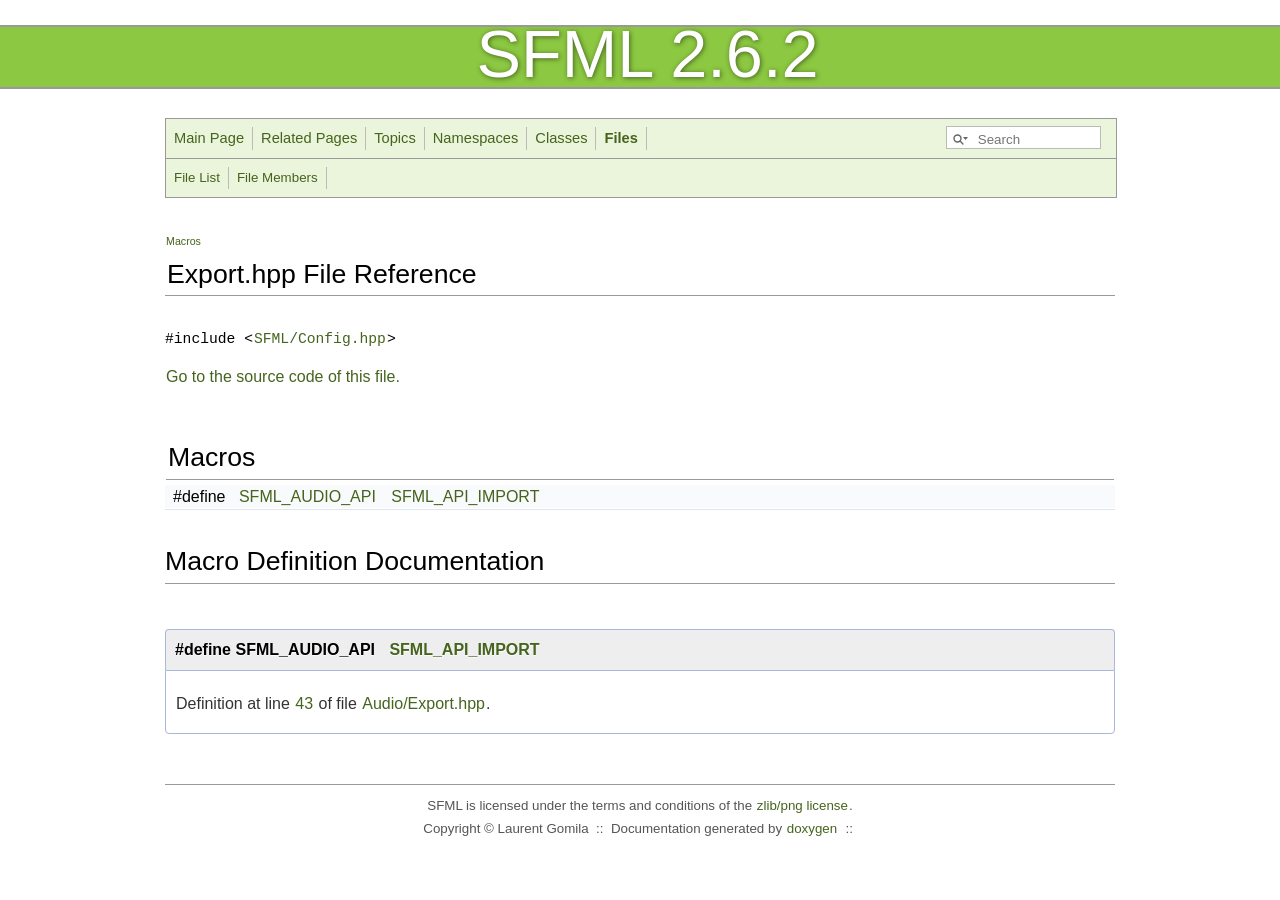
<file: projects/TICTACTOE/source project/SFML-2.6.2/doc/SFML/html/Audio_2Export_8hpp.html>
<!DOCTYPE html PUBLIC "-//W3C//DTD XHTML 1.0 Transitional//EN" "http://www.w3.org/TR/xhtml1/DTD/xhtml1-transitional.dtd">
<html xmlns="http://www.w3.org/1999/xhtml">
    <head>
        <title>SFML - Simple and Fast Multimedia Library</title>
        <meta http-equiv="Content-Type" content="text/html;charset=UTF-8" />
        <link rel="stylesheet" type="text/css" href="doxygen.css" title="default" media="screen,print" />
        <script type="text/javascript" src="jquery.js"></script>
        <script type="text/javascript" src="dynsections.js"></script>
        <script type="text/javascript" src="clipboard.js"></script>
        <script type="text/javascript" src="cookie.js"></script>
        <link rel="stylesheet" type="text/css" href="search/search.css" />
        <link rel="stylesheet" type="text/css" href="searchOverrides.css" />
        <script type="text/javascript" src="search/searchdata.js"></script>
        <script type="text/javascript" src="search/search.js"></script>
        <script type="text/javascript">
        /* @license magnet:?xt=urn:btih:d3d9a9a6595521f9666a5e94cc830dab83b65699&amp;dn=expat.txt MIT */
          $(document).ready(function() { init_search(); });
        /* @license-end */
        </script>
    </head>
    <body>
        <div id="banner-container">
            <div id="banner">
                <span id="sfml">SFML 2.6.2</span>
            </div>
        </div>
        <div id="content">
            <div>
<!-- Generated by Doxygen 1.12.0 -->
<script type="text/javascript">
/* @license magnet:?xt=urn:btih:d3d9a9a6595521f9666a5e94cc830dab83b65699&amp;dn=expat.txt MIT */
var searchBox = new SearchBox("searchBox", "search/",'.html');
/* @license-end */
</script>
<script type="text/javascript">
/* @license magnet:?xt=urn:btih:d3d9a9a6595521f9666a5e94cc830dab83b65699&amp;dn=expat.txt MIT */
$(function() { codefold.init(0); });
/* @license-end */
</script>
  <div id="navrow1" class="tabs">
    <ul class="tablist">
      <li><a href="index.html"><span>Main&#160;Page</span></a></li>
      <li><a href="pages.html"><span>Related&#160;Pages</span></a></li>
      <li><a href="topics.html"><span>Topics</span></a></li>
      <li><a href="namespaces.html"><span>Namespaces</span></a></li>
      <li><a href="annotated.html"><span>Classes</span></a></li>
      <li class="current"><a href="files.html"><span>Files</span></a></li>
      <li>
        <div id="MSearchBox" class="MSearchBoxInactive">
        <span class="left">
          <span id="MSearchSelect"                onmouseover="return searchBox.OnSearchSelectShow()"                onmouseout="return searchBox.OnSearchSelectHide()">&#160;</span>
          <input type="text" id="MSearchField" value="" placeholder="Search" accesskey="S"
               onfocus="searchBox.OnSearchFieldFocus(true)" 
               onblur="searchBox.OnSearchFieldFocus(false)" 
               onkeyup="searchBox.OnSearchFieldChange(event)"/>
          </span><span class="right">
            <a id="MSearchClose" href="javascript:searchBox.CloseResultsWindow()"><img id="MSearchCloseImg" border="0" src="search/close.svg" alt=""/></a>
          </span>
        </div>
      </li>
    </ul>
  </div>
  <div id="navrow2" class="tabs2">
    <ul class="tablist">
      <li><a href="files.html"><span>File&#160;List</span></a></li>
      <li><a href="globals.html"><span>File&#160;Members</span></a></li>
    </ul>
  </div>
<script type="text/javascript">
/* @license magnet:?xt=urn:btih:d3d9a9a6595521f9666a5e94cc830dab83b65699&amp;dn=expat.txt MIT */
$(function(){ initResizable(false); });
/* @license-end */
</script>
<!-- window showing the filter options -->
<div id="MSearchSelectWindow"
     onmouseover="return searchBox.OnSearchSelectShow()"
     onmouseout="return searchBox.OnSearchSelectHide()"
     onkeydown="return searchBox.OnSearchSelectKey(event)">
</div>

<!-- iframe showing the search results (closed by default) -->
<div id="MSearchResultsWindow">
<div id="MSearchResults">
<div class="SRPage">
<div id="SRIndex">
<div id="SRResults"></div>
<div class="SRStatus" id="Loading">Loading...</div>
<div class="SRStatus" id="Searching">Searching...</div>
<div class="SRStatus" id="NoMatches">No Matches</div>
</div>
</div>
</div>
</div>

<div id="nav-path" class="navpath">
  <ul>
<li class="navelem"><a class="el" href="dir_d44c64559bbebec7f509842c48db8b23.html">include</a></li><li class="navelem"><a class="el" href="dir_c0a853e81d6f1c1f0a3eb7a27dc24256.html">SFML</a></li><li class="navelem"><a class="el" href="dir_dd49ddb3ba8035e4a328f8c5f31cda7e.html">Audio</a></li>  </ul>
</div>
</div><!-- top -->
<div id="doc-content">
<div class="header">
  <div class="summary">
<a href="#define-members">Macros</a>  </div>
  <div class="headertitle"><div class="title">Export.hpp File Reference</div></div>
</div><!--header-->
<div class="contents">
<div class="textblock"><code>#include &lt;<a class="el" href="Config_8hpp_source.html">SFML/Config.hpp</a>&gt;</code><br />
</div>
<p><a href="Audio_2Export_8hpp_source.html">Go to the source code of this file.</a></p>
<table class="memberdecls">
<tr class="heading"><td colspan="2"><h2 class="groupheader"><a id="define-members" name="define-members"></a>
Macros</h2></td></tr>
<tr class="memitem:a4d34c0f253824ac49bdd93545913eb89" id="r_a4d34c0f253824ac49bdd93545913eb89"><td class="memItemLeft" align="right" valign="top">#define&#160;</td><td class="memItemRight" valign="bottom"><a class="el" href="#a4d34c0f253824ac49bdd93545913eb89">SFML_AUDIO_API</a>&#160;&#160;&#160;<a class="el" href="Config_8hpp.html#aba0bbe5791bee6633caa835c7f6a12a4">SFML_API_IMPORT</a></td></tr>
<tr class="separator:a4d34c0f253824ac49bdd93545913eb89"><td class="memSeparator" colspan="2">&#160;</td></tr>
</table>
<h2 class="groupheader">Macro Definition Documentation</h2>
<a id="a4d34c0f253824ac49bdd93545913eb89" name="a4d34c0f253824ac49bdd93545913eb89"></a>
<h2 class="memtitle"><span class="permalink"><a href="#a4d34c0f253824ac49bdd93545913eb89">&#9670;&#160;</a></span>SFML_AUDIO_API</h2>

<div class="memitem">
<div class="memproto">
      <table class="memname">
        <tr>
          <td class="memname">#define SFML_AUDIO_API&#160;&#160;&#160;<a class="el" href="Config_8hpp.html#aba0bbe5791bee6633caa835c7f6a12a4">SFML_API_IMPORT</a></td>
        </tr>
      </table>
</div><div class="memdoc">

<p class="definition">Definition at line <a class="el" href="Audio_2Export_8hpp_source.html#l00043">43</a> of file <a class="el" href="Audio_2Export_8hpp_source.html">Audio/Export.hpp</a>.</p>

</div>
</div>
</div><!-- contents -->
        </div>
        <div id="footer-container">
            <div id="footer">
                SFML is licensed under the terms and conditions of the <a href="https://www.sfml-dev.org/license.php">zlib/png license</a>.<br />
                Copyright &copy; Laurent Gomila &nbsp;::&nbsp;
                Documentation generated by <a href="http://www.doxygen.org/" title="doxygen website">doxygen</a> &nbsp;::&nbsp;
            </div>
        </div>
    </body>
</html>
</file>
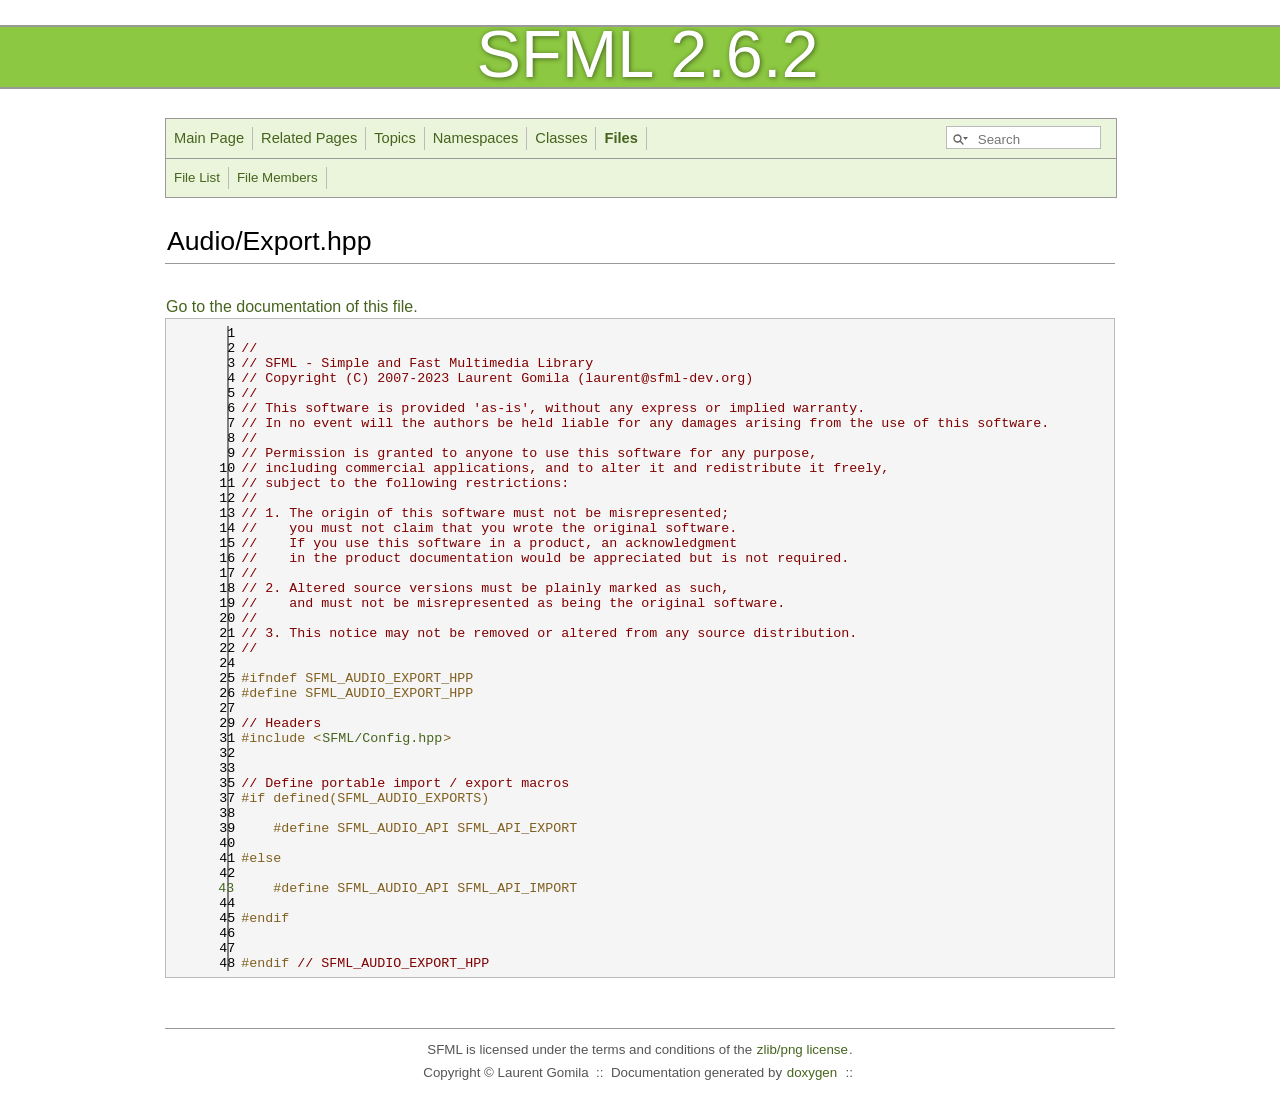
<file: projects/TICTACTOE/source project/SFML-2.6.2/doc/SFML/html/Audio_2Export_8hpp_source.html>
<!DOCTYPE html PUBLIC "-//W3C//DTD XHTML 1.0 Transitional//EN" "http://www.w3.org/TR/xhtml1/DTD/xhtml1-transitional.dtd">
<html xmlns="http://www.w3.org/1999/xhtml">
    <head>
        <title>SFML - Simple and Fast Multimedia Library</title>
        <meta http-equiv="Content-Type" content="text/html;charset=UTF-8" />
        <link rel="stylesheet" type="text/css" href="doxygen.css" title="default" media="screen,print" />
        <script type="text/javascript" src="jquery.js"></script>
        <script type="text/javascript" src="dynsections.js"></script>
        <script type="text/javascript" src="clipboard.js"></script>
        <script type="text/javascript" src="cookie.js"></script>
        <link rel="stylesheet" type="text/css" href="search/search.css" />
        <link rel="stylesheet" type="text/css" href="searchOverrides.css" />
        <script type="text/javascript" src="search/searchdata.js"></script>
        <script type="text/javascript" src="search/search.js"></script>
        <script type="text/javascript">
        /* @license magnet:?xt=urn:btih:d3d9a9a6595521f9666a5e94cc830dab83b65699&amp;dn=expat.txt MIT */
          $(document).ready(function() { init_search(); });
        /* @license-end */
        </script>
    </head>
    <body>
        <div id="banner-container">
            <div id="banner">
                <span id="sfml">SFML 2.6.2</span>
            </div>
        </div>
        <div id="content">
            <div>
<!-- Generated by Doxygen 1.12.0 -->
<script type="text/javascript">
/* @license magnet:?xt=urn:btih:d3d9a9a6595521f9666a5e94cc830dab83b65699&amp;dn=expat.txt MIT */
var searchBox = new SearchBox("searchBox", "search/",'.html');
/* @license-end */
</script>
<script type="text/javascript">
/* @license magnet:?xt=urn:btih:d3d9a9a6595521f9666a5e94cc830dab83b65699&amp;dn=expat.txt MIT */
$(function() { codefold.init(0); });
/* @license-end */
</script>
  <div id="navrow1" class="tabs">
    <ul class="tablist">
      <li><a href="index.html"><span>Main&#160;Page</span></a></li>
      <li><a href="pages.html"><span>Related&#160;Pages</span></a></li>
      <li><a href="topics.html"><span>Topics</span></a></li>
      <li><a href="namespaces.html"><span>Namespaces</span></a></li>
      <li><a href="annotated.html"><span>Classes</span></a></li>
      <li class="current"><a href="files.html"><span>Files</span></a></li>
      <li>
        <div id="MSearchBox" class="MSearchBoxInactive">
        <span class="left">
          <span id="MSearchSelect"                onmouseover="return searchBox.OnSearchSelectShow()"                onmouseout="return searchBox.OnSearchSelectHide()">&#160;</span>
          <input type="text" id="MSearchField" value="" placeholder="Search" accesskey="S"
               onfocus="searchBox.OnSearchFieldFocus(true)" 
               onblur="searchBox.OnSearchFieldFocus(false)" 
               onkeyup="searchBox.OnSearchFieldChange(event)"/>
          </span><span class="right">
            <a id="MSearchClose" href="javascript:searchBox.CloseResultsWindow()"><img id="MSearchCloseImg" border="0" src="search/close.svg" alt=""/></a>
          </span>
        </div>
      </li>
    </ul>
  </div>
  <div id="navrow2" class="tabs2">
    <ul class="tablist">
      <li><a href="files.html"><span>File&#160;List</span></a></li>
      <li><a href="globals.html"><span>File&#160;Members</span></a></li>
    </ul>
  </div>
<script type="text/javascript">
/* @license magnet:?xt=urn:btih:d3d9a9a6595521f9666a5e94cc830dab83b65699&amp;dn=expat.txt MIT */
$(function(){ initResizable(false); });
/* @license-end */
</script>
<!-- window showing the filter options -->
<div id="MSearchSelectWindow"
     onmouseover="return searchBox.OnSearchSelectShow()"
     onmouseout="return searchBox.OnSearchSelectHide()"
     onkeydown="return searchBox.OnSearchSelectKey(event)">
</div>

<!-- iframe showing the search results (closed by default) -->
<div id="MSearchResultsWindow">
<div id="MSearchResults">
<div class="SRPage">
<div id="SRIndex">
<div id="SRResults"></div>
<div class="SRStatus" id="Loading">Loading...</div>
<div class="SRStatus" id="Searching">Searching...</div>
<div class="SRStatus" id="NoMatches">No Matches</div>
</div>
</div>
</div>
</div>

<div id="nav-path" class="navpath">
  <ul>
<li class="navelem"><a class="el" href="dir_d44c64559bbebec7f509842c48db8b23.html">include</a></li><li class="navelem"><a class="el" href="dir_c0a853e81d6f1c1f0a3eb7a27dc24256.html">SFML</a></li><li class="navelem"><a class="el" href="dir_dd49ddb3ba8035e4a328f8c5f31cda7e.html">Audio</a></li>  </ul>
</div>
</div><!-- top -->
<div id="doc-content">
<div class="header">
  <div class="headertitle"><div class="title">Audio/Export.hpp</div></div>
</div><!--header-->
<div class="contents">
<a href="Audio_2Export_8hpp.html">Go to the documentation of this file.</a><div class="fragment"><div class="line"><a id="l00001" name="l00001"></a><span class="lineno">    1</span> </div>
<div class="line"><a id="l00002" name="l00002"></a><span class="lineno">    2</span><span class="comment">//</span></div>
<div class="line"><a id="l00003" name="l00003"></a><span class="lineno">    3</span><span class="comment">// SFML - Simple and Fast Multimedia Library</span></div>
<div class="line"><a id="l00004" name="l00004"></a><span class="lineno">    4</span><span class="comment">// Copyright (C) 2007-2023 Laurent Gomila (laurent@sfml-dev.org)</span></div>
<div class="line"><a id="l00005" name="l00005"></a><span class="lineno">    5</span><span class="comment">//</span></div>
<div class="line"><a id="l00006" name="l00006"></a><span class="lineno">    6</span><span class="comment">// This software is provided &#39;as-is&#39;, without any express or implied warranty.</span></div>
<div class="line"><a id="l00007" name="l00007"></a><span class="lineno">    7</span><span class="comment">// In no event will the authors be held liable for any damages arising from the use of this software.</span></div>
<div class="line"><a id="l00008" name="l00008"></a><span class="lineno">    8</span><span class="comment">//</span></div>
<div class="line"><a id="l00009" name="l00009"></a><span class="lineno">    9</span><span class="comment">// Permission is granted to anyone to use this software for any purpose,</span></div>
<div class="line"><a id="l00010" name="l00010"></a><span class="lineno">   10</span><span class="comment">// including commercial applications, and to alter it and redistribute it freely,</span></div>
<div class="line"><a id="l00011" name="l00011"></a><span class="lineno">   11</span><span class="comment">// subject to the following restrictions:</span></div>
<div class="line"><a id="l00012" name="l00012"></a><span class="lineno">   12</span><span class="comment">//</span></div>
<div class="line"><a id="l00013" name="l00013"></a><span class="lineno">   13</span><span class="comment">// 1. The origin of this software must not be misrepresented;</span></div>
<div class="line"><a id="l00014" name="l00014"></a><span class="lineno">   14</span><span class="comment">//    you must not claim that you wrote the original software.</span></div>
<div class="line"><a id="l00015" name="l00015"></a><span class="lineno">   15</span><span class="comment">//    If you use this software in a product, an acknowledgment</span></div>
<div class="line"><a id="l00016" name="l00016"></a><span class="lineno">   16</span><span class="comment">//    in the product documentation would be appreciated but is not required.</span></div>
<div class="line"><a id="l00017" name="l00017"></a><span class="lineno">   17</span><span class="comment">//</span></div>
<div class="line"><a id="l00018" name="l00018"></a><span class="lineno">   18</span><span class="comment">// 2. Altered source versions must be plainly marked as such,</span></div>
<div class="line"><a id="l00019" name="l00019"></a><span class="lineno">   19</span><span class="comment">//    and must not be misrepresented as being the original software.</span></div>
<div class="line"><a id="l00020" name="l00020"></a><span class="lineno">   20</span><span class="comment">//</span></div>
<div class="line"><a id="l00021" name="l00021"></a><span class="lineno">   21</span><span class="comment">// 3. This notice may not be removed or altered from any source distribution.</span></div>
<div class="line"><a id="l00022" name="l00022"></a><span class="lineno">   22</span><span class="comment">//</span></div>
<div class="line"><a id="l00024" name="l00024"></a><span class="lineno">   24</span> </div>
<div class="line"><a id="l00025" name="l00025"></a><span class="lineno">   25</span><span class="preprocessor">#ifndef SFML_AUDIO_EXPORT_HPP</span></div>
<div class="line"><a id="l00026" name="l00026"></a><span class="lineno">   26</span><span class="preprocessor">#define SFML_AUDIO_EXPORT_HPP</span></div>
<div class="line"><a id="l00027" name="l00027"></a><span class="lineno">   27</span> </div>
<div class="line"><a id="l00029" name="l00029"></a><span class="lineno">   29</span><span class="comment">// Headers</span></div>
<div class="line"><a id="l00031" name="l00031"></a><span class="lineno">   31</span><span class="preprocessor">#include &lt;<a class="code" href="Config_8hpp.html">SFML/Config.hpp</a>&gt;</span></div>
<div class="line"><a id="l00032" name="l00032"></a><span class="lineno">   32</span> </div>
<div class="line"><a id="l00033" name="l00033"></a><span class="lineno">   33</span> </div>
<div class="line"><a id="l00035" name="l00035"></a><span class="lineno">   35</span><span class="comment">// Define portable import / export macros</span></div>
<div class="line"><a id="l00037" name="l00037"></a><span class="lineno">   37</span><span class="preprocessor">#if defined(SFML_AUDIO_EXPORTS)</span></div>
<div class="line"><a id="l00038" name="l00038"></a><span class="lineno">   38</span> </div>
<div class="line"><a id="l00039" name="l00039"></a><span class="lineno">   39</span><span class="preprocessor">    #define SFML_AUDIO_API SFML_API_EXPORT</span></div>
<div class="line"><a id="l00040" name="l00040"></a><span class="lineno">   40</span> </div>
<div class="line"><a id="l00041" name="l00041"></a><span class="lineno">   41</span><span class="preprocessor">#else</span></div>
<div class="line"><a id="l00042" name="l00042"></a><span class="lineno">   42</span> </div>
<div class="line"><a id="l00043" name="l00043"></a><span class="lineno"><a class="line" href="Audio_2Export_8hpp.html#a4d34c0f253824ac49bdd93545913eb89">   43</a></span><span class="preprocessor">    #define SFML_AUDIO_API SFML_API_IMPORT</span></div>
<div class="line"><a id="l00044" name="l00044"></a><span class="lineno">   44</span> </div>
<div class="line"><a id="l00045" name="l00045"></a><span class="lineno">   45</span><span class="preprocessor">#endif</span></div>
<div class="line"><a id="l00046" name="l00046"></a><span class="lineno">   46</span> </div>
<div class="line"><a id="l00047" name="l00047"></a><span class="lineno">   47</span> </div>
<div class="line"><a id="l00048" name="l00048"></a><span class="lineno">   48</span><span class="preprocessor">#endif </span><span class="comment">// SFML_AUDIO_EXPORT_HPP</span></div>
<div class="ttc" id="aConfig_8hpp_html"><div class="ttname"><a href="Config_8hpp.html">Config.hpp</a></div></div>
</div><!-- fragment --></div><!-- contents -->
        </div>
        <div id="footer-container">
            <div id="footer">
                SFML is licensed under the terms and conditions of the <a href="https://www.sfml-dev.org/license.php">zlib/png license</a>.<br />
                Copyright &copy; Laurent Gomila &nbsp;::&nbsp;
                Documentation generated by <a href="http://www.doxygen.org/" title="doxygen website">doxygen</a> &nbsp;::&nbsp;
            </div>
        </div>
    </body>
</html>
</file>
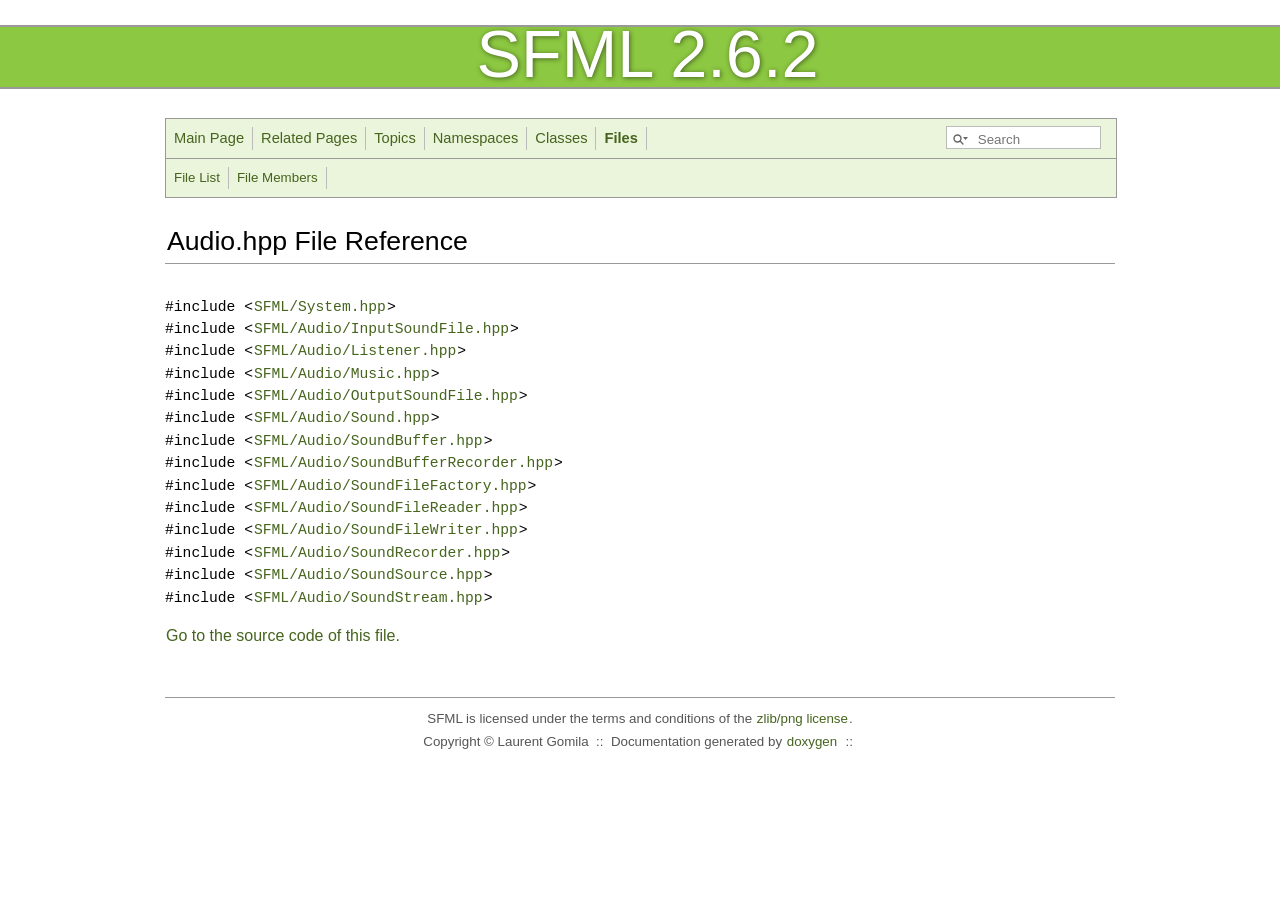
<file: projects/TICTACTOE/source project/SFML-2.6.2/doc/SFML/html/Audio_8hpp.html>
<!DOCTYPE html PUBLIC "-//W3C//DTD XHTML 1.0 Transitional//EN" "http://www.w3.org/TR/xhtml1/DTD/xhtml1-transitional.dtd">
<html xmlns="http://www.w3.org/1999/xhtml">
    <head>
        <title>SFML - Simple and Fast Multimedia Library</title>
        <meta http-equiv="Content-Type" content="text/html;charset=UTF-8" />
        <link rel="stylesheet" type="text/css" href="doxygen.css" title="default" media="screen,print" />
        <script type="text/javascript" src="jquery.js"></script>
        <script type="text/javascript" src="dynsections.js"></script>
        <script type="text/javascript" src="clipboard.js"></script>
        <script type="text/javascript" src="cookie.js"></script>
        <link rel="stylesheet" type="text/css" href="search/search.css" />
        <link rel="stylesheet" type="text/css" href="searchOverrides.css" />
        <script type="text/javascript" src="search/searchdata.js"></script>
        <script type="text/javascript" src="search/search.js"></script>
        <script type="text/javascript">
        /* @license magnet:?xt=urn:btih:d3d9a9a6595521f9666a5e94cc830dab83b65699&amp;dn=expat.txt MIT */
          $(document).ready(function() { init_search(); });
        /* @license-end */
        </script>
    </head>
    <body>
        <div id="banner-container">
            <div id="banner">
                <span id="sfml">SFML 2.6.2</span>
            </div>
        </div>
        <div id="content">
            <div>
<!-- Generated by Doxygen 1.12.0 -->
<script type="text/javascript">
/* @license magnet:?xt=urn:btih:d3d9a9a6595521f9666a5e94cc830dab83b65699&amp;dn=expat.txt MIT */
var searchBox = new SearchBox("searchBox", "search/",'.html');
/* @license-end */
</script>
<script type="text/javascript">
/* @license magnet:?xt=urn:btih:d3d9a9a6595521f9666a5e94cc830dab83b65699&amp;dn=expat.txt MIT */
$(function() { codefold.init(0); });
/* @license-end */
</script>
  <div id="navrow1" class="tabs">
    <ul class="tablist">
      <li><a href="index.html"><span>Main&#160;Page</span></a></li>
      <li><a href="pages.html"><span>Related&#160;Pages</span></a></li>
      <li><a href="topics.html"><span>Topics</span></a></li>
      <li><a href="namespaces.html"><span>Namespaces</span></a></li>
      <li><a href="annotated.html"><span>Classes</span></a></li>
      <li class="current"><a href="files.html"><span>Files</span></a></li>
      <li>
        <div id="MSearchBox" class="MSearchBoxInactive">
        <span class="left">
          <span id="MSearchSelect"                onmouseover="return searchBox.OnSearchSelectShow()"                onmouseout="return searchBox.OnSearchSelectHide()">&#160;</span>
          <input type="text" id="MSearchField" value="" placeholder="Search" accesskey="S"
               onfocus="searchBox.OnSearchFieldFocus(true)" 
               onblur="searchBox.OnSearchFieldFocus(false)" 
               onkeyup="searchBox.OnSearchFieldChange(event)"/>
          </span><span class="right">
            <a id="MSearchClose" href="javascript:searchBox.CloseResultsWindow()"><img id="MSearchCloseImg" border="0" src="search/close.svg" alt=""/></a>
          </span>
        </div>
      </li>
    </ul>
  </div>
  <div id="navrow2" class="tabs2">
    <ul class="tablist">
      <li><a href="files.html"><span>File&#160;List</span></a></li>
      <li><a href="globals.html"><span>File&#160;Members</span></a></li>
    </ul>
  </div>
<script type="text/javascript">
/* @license magnet:?xt=urn:btih:d3d9a9a6595521f9666a5e94cc830dab83b65699&amp;dn=expat.txt MIT */
$(function(){ initResizable(false); });
/* @license-end */
</script>
<!-- window showing the filter options -->
<div id="MSearchSelectWindow"
     onmouseover="return searchBox.OnSearchSelectShow()"
     onmouseout="return searchBox.OnSearchSelectHide()"
     onkeydown="return searchBox.OnSearchSelectKey(event)">
</div>

<!-- iframe showing the search results (closed by default) -->
<div id="MSearchResultsWindow">
<div id="MSearchResults">
<div class="SRPage">
<div id="SRIndex">
<div id="SRResults"></div>
<div class="SRStatus" id="Loading">Loading...</div>
<div class="SRStatus" id="Searching">Searching...</div>
<div class="SRStatus" id="NoMatches">No Matches</div>
</div>
</div>
</div>
</div>

<div id="nav-path" class="navpath">
  <ul>
<li class="navelem"><a class="el" href="dir_d44c64559bbebec7f509842c48db8b23.html">include</a></li><li class="navelem"><a class="el" href="dir_c0a853e81d6f1c1f0a3eb7a27dc24256.html">SFML</a></li>  </ul>
</div>
</div><!-- top -->
<div id="doc-content">
<div class="header">
  <div class="headertitle"><div class="title">Audio.hpp File Reference</div></div>
</div><!--header-->
<div class="contents">
<div class="textblock"><code>#include &lt;<a class="el" href="System_8hpp_source.html">SFML/System.hpp</a>&gt;</code><br />
<code>#include &lt;<a class="el" href="InputSoundFile_8hpp_source.html">SFML/Audio/InputSoundFile.hpp</a>&gt;</code><br />
<code>#include &lt;<a class="el" href="Listener_8hpp_source.html">SFML/Audio/Listener.hpp</a>&gt;</code><br />
<code>#include &lt;<a class="el" href="Music_8hpp_source.html">SFML/Audio/Music.hpp</a>&gt;</code><br />
<code>#include &lt;<a class="el" href="OutputSoundFile_8hpp_source.html">SFML/Audio/OutputSoundFile.hpp</a>&gt;</code><br />
<code>#include &lt;<a class="el" href="Sound_8hpp_source.html">SFML/Audio/Sound.hpp</a>&gt;</code><br />
<code>#include &lt;<a class="el" href="SoundBuffer_8hpp_source.html">SFML/Audio/SoundBuffer.hpp</a>&gt;</code><br />
<code>#include &lt;<a class="el" href="SoundBufferRecorder_8hpp_source.html">SFML/Audio/SoundBufferRecorder.hpp</a>&gt;</code><br />
<code>#include &lt;<a class="el" href="SoundFileFactory_8hpp_source.html">SFML/Audio/SoundFileFactory.hpp</a>&gt;</code><br />
<code>#include &lt;<a class="el" href="SoundFileReader_8hpp_source.html">SFML/Audio/SoundFileReader.hpp</a>&gt;</code><br />
<code>#include &lt;<a class="el" href="SoundFileWriter_8hpp_source.html">SFML/Audio/SoundFileWriter.hpp</a>&gt;</code><br />
<code>#include &lt;<a class="el" href="SoundRecorder_8hpp_source.html">SFML/Audio/SoundRecorder.hpp</a>&gt;</code><br />
<code>#include &lt;<a class="el" href="SoundSource_8hpp_source.html">SFML/Audio/SoundSource.hpp</a>&gt;</code><br />
<code>#include &lt;<a class="el" href="SoundStream_8hpp_source.html">SFML/Audio/SoundStream.hpp</a>&gt;</code><br />
</div>
<p><a href="Audio_8hpp_source.html">Go to the source code of this file.</a></p>
</div><!-- contents -->
        </div>
        <div id="footer-container">
            <div id="footer">
                SFML is licensed under the terms and conditions of the <a href="https://www.sfml-dev.org/license.php">zlib/png license</a>.<br />
                Copyright &copy; Laurent Gomila &nbsp;::&nbsp;
                Documentation generated by <a href="http://www.doxygen.org/" title="doxygen website">doxygen</a> &nbsp;::&nbsp;
            </div>
        </div>
    </body>
</html>
</file>
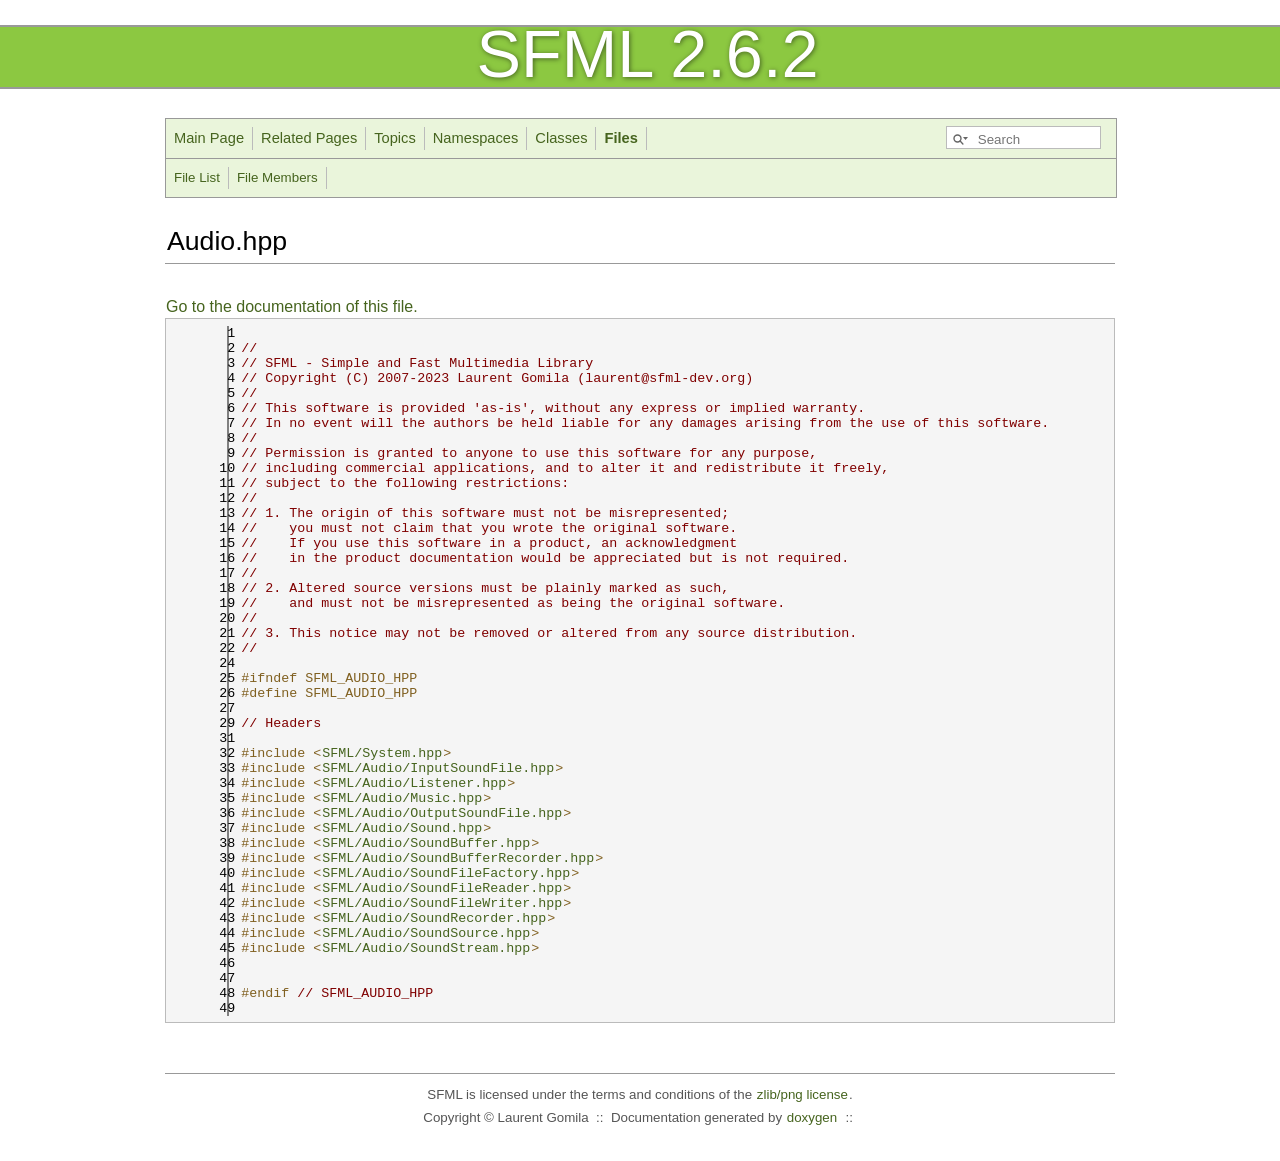
<file: projects/TICTACTOE/source project/SFML-2.6.2/doc/SFML/html/Audio_8hpp_source.html>
<!DOCTYPE html PUBLIC "-//W3C//DTD XHTML 1.0 Transitional//EN" "http://www.w3.org/TR/xhtml1/DTD/xhtml1-transitional.dtd">
<html xmlns="http://www.w3.org/1999/xhtml">
    <head>
        <title>SFML - Simple and Fast Multimedia Library</title>
        <meta http-equiv="Content-Type" content="text/html;charset=UTF-8" />
        <link rel="stylesheet" type="text/css" href="doxygen.css" title="default" media="screen,print" />
        <script type="text/javascript" src="jquery.js"></script>
        <script type="text/javascript" src="dynsections.js"></script>
        <script type="text/javascript" src="clipboard.js"></script>
        <script type="text/javascript" src="cookie.js"></script>
        <link rel="stylesheet" type="text/css" href="search/search.css" />
        <link rel="stylesheet" type="text/css" href="searchOverrides.css" />
        <script type="text/javascript" src="search/searchdata.js"></script>
        <script type="text/javascript" src="search/search.js"></script>
        <script type="text/javascript">
        /* @license magnet:?xt=urn:btih:d3d9a9a6595521f9666a5e94cc830dab83b65699&amp;dn=expat.txt MIT */
          $(document).ready(function() { init_search(); });
        /* @license-end */
        </script>
    </head>
    <body>
        <div id="banner-container">
            <div id="banner">
                <span id="sfml">SFML 2.6.2</span>
            </div>
        </div>
        <div id="content">
            <div>
<!-- Generated by Doxygen 1.12.0 -->
<script type="text/javascript">
/* @license magnet:?xt=urn:btih:d3d9a9a6595521f9666a5e94cc830dab83b65699&amp;dn=expat.txt MIT */
var searchBox = new SearchBox("searchBox", "search/",'.html');
/* @license-end */
</script>
<script type="text/javascript">
/* @license magnet:?xt=urn:btih:d3d9a9a6595521f9666a5e94cc830dab83b65699&amp;dn=expat.txt MIT */
$(function() { codefold.init(0); });
/* @license-end */
</script>
  <div id="navrow1" class="tabs">
    <ul class="tablist">
      <li><a href="index.html"><span>Main&#160;Page</span></a></li>
      <li><a href="pages.html"><span>Related&#160;Pages</span></a></li>
      <li><a href="topics.html"><span>Topics</span></a></li>
      <li><a href="namespaces.html"><span>Namespaces</span></a></li>
      <li><a href="annotated.html"><span>Classes</span></a></li>
      <li class="current"><a href="files.html"><span>Files</span></a></li>
      <li>
        <div id="MSearchBox" class="MSearchBoxInactive">
        <span class="left">
          <span id="MSearchSelect"                onmouseover="return searchBox.OnSearchSelectShow()"                onmouseout="return searchBox.OnSearchSelectHide()">&#160;</span>
          <input type="text" id="MSearchField" value="" placeholder="Search" accesskey="S"
               onfocus="searchBox.OnSearchFieldFocus(true)" 
               onblur="searchBox.OnSearchFieldFocus(false)" 
               onkeyup="searchBox.OnSearchFieldChange(event)"/>
          </span><span class="right">
            <a id="MSearchClose" href="javascript:searchBox.CloseResultsWindow()"><img id="MSearchCloseImg" border="0" src="search/close.svg" alt=""/></a>
          </span>
        </div>
      </li>
    </ul>
  </div>
  <div id="navrow2" class="tabs2">
    <ul class="tablist">
      <li><a href="files.html"><span>File&#160;List</span></a></li>
      <li><a href="globals.html"><span>File&#160;Members</span></a></li>
    </ul>
  </div>
<script type="text/javascript">
/* @license magnet:?xt=urn:btih:d3d9a9a6595521f9666a5e94cc830dab83b65699&amp;dn=expat.txt MIT */
$(function(){ initResizable(false); });
/* @license-end */
</script>
<!-- window showing the filter options -->
<div id="MSearchSelectWindow"
     onmouseover="return searchBox.OnSearchSelectShow()"
     onmouseout="return searchBox.OnSearchSelectHide()"
     onkeydown="return searchBox.OnSearchSelectKey(event)">
</div>

<!-- iframe showing the search results (closed by default) -->
<div id="MSearchResultsWindow">
<div id="MSearchResults">
<div class="SRPage">
<div id="SRIndex">
<div id="SRResults"></div>
<div class="SRStatus" id="Loading">Loading...</div>
<div class="SRStatus" id="Searching">Searching...</div>
<div class="SRStatus" id="NoMatches">No Matches</div>
</div>
</div>
</div>
</div>

<div id="nav-path" class="navpath">
  <ul>
<li class="navelem"><a class="el" href="dir_d44c64559bbebec7f509842c48db8b23.html">include</a></li><li class="navelem"><a class="el" href="dir_c0a853e81d6f1c1f0a3eb7a27dc24256.html">SFML</a></li>  </ul>
</div>
</div><!-- top -->
<div id="doc-content">
<div class="header">
  <div class="headertitle"><div class="title">Audio.hpp</div></div>
</div><!--header-->
<div class="contents">
<a href="Audio_8hpp.html">Go to the documentation of this file.</a><div class="fragment"><div class="line"><a id="l00001" name="l00001"></a><span class="lineno">    1</span> </div>
<div class="line"><a id="l00002" name="l00002"></a><span class="lineno">    2</span><span class="comment">//</span></div>
<div class="line"><a id="l00003" name="l00003"></a><span class="lineno">    3</span><span class="comment">// SFML - Simple and Fast Multimedia Library</span></div>
<div class="line"><a id="l00004" name="l00004"></a><span class="lineno">    4</span><span class="comment">// Copyright (C) 2007-2023 Laurent Gomila (laurent@sfml-dev.org)</span></div>
<div class="line"><a id="l00005" name="l00005"></a><span class="lineno">    5</span><span class="comment">//</span></div>
<div class="line"><a id="l00006" name="l00006"></a><span class="lineno">    6</span><span class="comment">// This software is provided &#39;as-is&#39;, without any express or implied warranty.</span></div>
<div class="line"><a id="l00007" name="l00007"></a><span class="lineno">    7</span><span class="comment">// In no event will the authors be held liable for any damages arising from the use of this software.</span></div>
<div class="line"><a id="l00008" name="l00008"></a><span class="lineno">    8</span><span class="comment">//</span></div>
<div class="line"><a id="l00009" name="l00009"></a><span class="lineno">    9</span><span class="comment">// Permission is granted to anyone to use this software for any purpose,</span></div>
<div class="line"><a id="l00010" name="l00010"></a><span class="lineno">   10</span><span class="comment">// including commercial applications, and to alter it and redistribute it freely,</span></div>
<div class="line"><a id="l00011" name="l00011"></a><span class="lineno">   11</span><span class="comment">// subject to the following restrictions:</span></div>
<div class="line"><a id="l00012" name="l00012"></a><span class="lineno">   12</span><span class="comment">//</span></div>
<div class="line"><a id="l00013" name="l00013"></a><span class="lineno">   13</span><span class="comment">// 1. The origin of this software must not be misrepresented;</span></div>
<div class="line"><a id="l00014" name="l00014"></a><span class="lineno">   14</span><span class="comment">//    you must not claim that you wrote the original software.</span></div>
<div class="line"><a id="l00015" name="l00015"></a><span class="lineno">   15</span><span class="comment">//    If you use this software in a product, an acknowledgment</span></div>
<div class="line"><a id="l00016" name="l00016"></a><span class="lineno">   16</span><span class="comment">//    in the product documentation would be appreciated but is not required.</span></div>
<div class="line"><a id="l00017" name="l00017"></a><span class="lineno">   17</span><span class="comment">//</span></div>
<div class="line"><a id="l00018" name="l00018"></a><span class="lineno">   18</span><span class="comment">// 2. Altered source versions must be plainly marked as such,</span></div>
<div class="line"><a id="l00019" name="l00019"></a><span class="lineno">   19</span><span class="comment">//    and must not be misrepresented as being the original software.</span></div>
<div class="line"><a id="l00020" name="l00020"></a><span class="lineno">   20</span><span class="comment">//</span></div>
<div class="line"><a id="l00021" name="l00021"></a><span class="lineno">   21</span><span class="comment">// 3. This notice may not be removed or altered from any source distribution.</span></div>
<div class="line"><a id="l00022" name="l00022"></a><span class="lineno">   22</span><span class="comment">//</span></div>
<div class="line"><a id="l00024" name="l00024"></a><span class="lineno">   24</span> </div>
<div class="line"><a id="l00025" name="l00025"></a><span class="lineno">   25</span><span class="preprocessor">#ifndef SFML_AUDIO_HPP</span></div>
<div class="line"><a id="l00026" name="l00026"></a><span class="lineno">   26</span><span class="preprocessor">#define SFML_AUDIO_HPP</span></div>
<div class="line"><a id="l00027" name="l00027"></a><span class="lineno">   27</span> </div>
<div class="line"><a id="l00029" name="l00029"></a><span class="lineno">   29</span><span class="comment">// Headers</span></div>
<div class="line"><a id="l00031" name="l00031"></a><span class="lineno">   31</span> </div>
<div class="line"><a id="l00032" name="l00032"></a><span class="lineno">   32</span><span class="preprocessor">#include &lt;<a class="code" href="System_8hpp.html">SFML/System.hpp</a>&gt;</span></div>
<div class="line"><a id="l00033" name="l00033"></a><span class="lineno">   33</span><span class="preprocessor">#include &lt;<a class="code" href="InputSoundFile_8hpp.html">SFML/Audio/InputSoundFile.hpp</a>&gt;</span></div>
<div class="line"><a id="l00034" name="l00034"></a><span class="lineno">   34</span><span class="preprocessor">#include &lt;<a class="code" href="Listener_8hpp.html">SFML/Audio/Listener.hpp</a>&gt;</span></div>
<div class="line"><a id="l00035" name="l00035"></a><span class="lineno">   35</span><span class="preprocessor">#include &lt;<a class="code" href="Music_8hpp.html">SFML/Audio/Music.hpp</a>&gt;</span></div>
<div class="line"><a id="l00036" name="l00036"></a><span class="lineno">   36</span><span class="preprocessor">#include &lt;<a class="code" href="OutputSoundFile_8hpp.html">SFML/Audio/OutputSoundFile.hpp</a>&gt;</span></div>
<div class="line"><a id="l00037" name="l00037"></a><span class="lineno">   37</span><span class="preprocessor">#include &lt;<a class="code" href="Sound_8hpp.html">SFML/Audio/Sound.hpp</a>&gt;</span></div>
<div class="line"><a id="l00038" name="l00038"></a><span class="lineno">   38</span><span class="preprocessor">#include &lt;<a class="code" href="SoundBuffer_8hpp.html">SFML/Audio/SoundBuffer.hpp</a>&gt;</span></div>
<div class="line"><a id="l00039" name="l00039"></a><span class="lineno">   39</span><span class="preprocessor">#include &lt;<a class="code" href="SoundBufferRecorder_8hpp.html">SFML/Audio/SoundBufferRecorder.hpp</a>&gt;</span></div>
<div class="line"><a id="l00040" name="l00040"></a><span class="lineno">   40</span><span class="preprocessor">#include &lt;<a class="code" href="SoundFileFactory_8hpp.html">SFML/Audio/SoundFileFactory.hpp</a>&gt;</span></div>
<div class="line"><a id="l00041" name="l00041"></a><span class="lineno">   41</span><span class="preprocessor">#include &lt;<a class="code" href="SoundFileReader_8hpp.html">SFML/Audio/SoundFileReader.hpp</a>&gt;</span></div>
<div class="line"><a id="l00042" name="l00042"></a><span class="lineno">   42</span><span class="preprocessor">#include &lt;<a class="code" href="SoundFileWriter_8hpp.html">SFML/Audio/SoundFileWriter.hpp</a>&gt;</span></div>
<div class="line"><a id="l00043" name="l00043"></a><span class="lineno">   43</span><span class="preprocessor">#include &lt;<a class="code" href="SoundRecorder_8hpp.html">SFML/Audio/SoundRecorder.hpp</a>&gt;</span></div>
<div class="line"><a id="l00044" name="l00044"></a><span class="lineno">   44</span><span class="preprocessor">#include &lt;<a class="code" href="SoundSource_8hpp.html">SFML/Audio/SoundSource.hpp</a>&gt;</span></div>
<div class="line"><a id="l00045" name="l00045"></a><span class="lineno">   45</span><span class="preprocessor">#include &lt;<a class="code" href="SoundStream_8hpp.html">SFML/Audio/SoundStream.hpp</a>&gt;</span></div>
<div class="line"><a id="l00046" name="l00046"></a><span class="lineno">   46</span> </div>
<div class="line"><a id="l00047" name="l00047"></a><span class="lineno">   47</span> </div>
<div class="line"><a id="l00048" name="l00048"></a><span class="lineno">   48</span><span class="preprocessor">#endif </span><span class="comment">// SFML_AUDIO_HPP</span></div>
<div class="line"><a id="l00049" name="l00049"></a><span class="lineno">   49</span> </div>
<div class="ttc" id="aInputSoundFile_8hpp_html"><div class="ttname"><a href="InputSoundFile_8hpp.html">InputSoundFile.hpp</a></div></div>
<div class="ttc" id="aListener_8hpp_html"><div class="ttname"><a href="Listener_8hpp.html">Listener.hpp</a></div></div>
<div class="ttc" id="aMusic_8hpp_html"><div class="ttname"><a href="Music_8hpp.html">Music.hpp</a></div></div>
<div class="ttc" id="aOutputSoundFile_8hpp_html"><div class="ttname"><a href="OutputSoundFile_8hpp.html">OutputSoundFile.hpp</a></div></div>
<div class="ttc" id="aSoundBufferRecorder_8hpp_html"><div class="ttname"><a href="SoundBufferRecorder_8hpp.html">SoundBufferRecorder.hpp</a></div></div>
<div class="ttc" id="aSoundBuffer_8hpp_html"><div class="ttname"><a href="SoundBuffer_8hpp.html">SoundBuffer.hpp</a></div></div>
<div class="ttc" id="aSoundFileFactory_8hpp_html"><div class="ttname"><a href="SoundFileFactory_8hpp.html">SoundFileFactory.hpp</a></div></div>
<div class="ttc" id="aSoundFileReader_8hpp_html"><div class="ttname"><a href="SoundFileReader_8hpp.html">SoundFileReader.hpp</a></div></div>
<div class="ttc" id="aSoundFileWriter_8hpp_html"><div class="ttname"><a href="SoundFileWriter_8hpp.html">SoundFileWriter.hpp</a></div></div>
<div class="ttc" id="aSoundRecorder_8hpp_html"><div class="ttname"><a href="SoundRecorder_8hpp.html">SoundRecorder.hpp</a></div></div>
<div class="ttc" id="aSoundSource_8hpp_html"><div class="ttname"><a href="SoundSource_8hpp.html">SoundSource.hpp</a></div></div>
<div class="ttc" id="aSoundStream_8hpp_html"><div class="ttname"><a href="SoundStream_8hpp.html">SoundStream.hpp</a></div></div>
<div class="ttc" id="aSound_8hpp_html"><div class="ttname"><a href="Sound_8hpp.html">Sound.hpp</a></div></div>
<div class="ttc" id="aSystem_8hpp_html"><div class="ttname"><a href="System_8hpp.html">System.hpp</a></div></div>
</div><!-- fragment --></div><!-- contents -->
        </div>
        <div id="footer-container">
            <div id="footer">
                SFML is licensed under the terms and conditions of the <a href="https://www.sfml-dev.org/license.php">zlib/png license</a>.<br />
                Copyright &copy; Laurent Gomila &nbsp;::&nbsp;
                Documentation generated by <a href="http://www.doxygen.org/" title="doxygen website">doxygen</a> &nbsp;::&nbsp;
            </div>
        </div>
    </body>
</html>
</file>
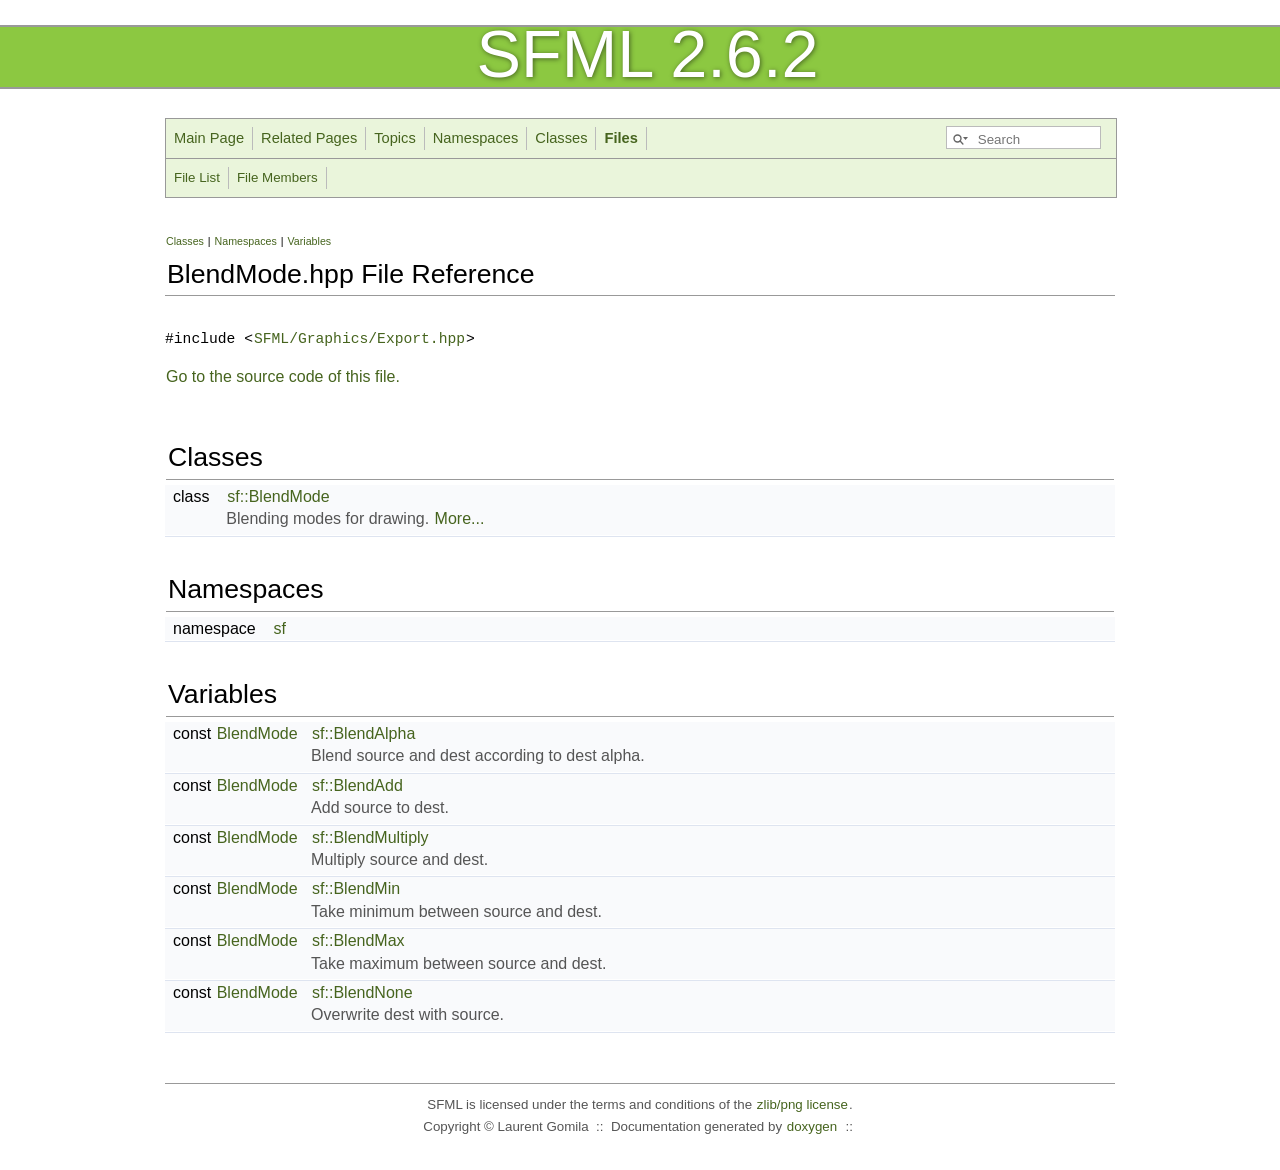
<file: projects/TICTACTOE/source project/SFML-2.6.2/doc/SFML/html/BlendMode_8hpp.html>
<!DOCTYPE html PUBLIC "-//W3C//DTD XHTML 1.0 Transitional//EN" "http://www.w3.org/TR/xhtml1/DTD/xhtml1-transitional.dtd">
<html xmlns="http://www.w3.org/1999/xhtml">
    <head>
        <title>SFML - Simple and Fast Multimedia Library</title>
        <meta http-equiv="Content-Type" content="text/html;charset=UTF-8" />
        <link rel="stylesheet" type="text/css" href="doxygen.css" title="default" media="screen,print" />
        <script type="text/javascript" src="jquery.js"></script>
        <script type="text/javascript" src="dynsections.js"></script>
        <script type="text/javascript" src="clipboard.js"></script>
        <script type="text/javascript" src="cookie.js"></script>
        <link rel="stylesheet" type="text/css" href="search/search.css" />
        <link rel="stylesheet" type="text/css" href="searchOverrides.css" />
        <script type="text/javascript" src="search/searchdata.js"></script>
        <script type="text/javascript" src="search/search.js"></script>
        <script type="text/javascript">
        /* @license magnet:?xt=urn:btih:d3d9a9a6595521f9666a5e94cc830dab83b65699&amp;dn=expat.txt MIT */
          $(document).ready(function() { init_search(); });
        /* @license-end */
        </script>
    </head>
    <body>
        <div id="banner-container">
            <div id="banner">
                <span id="sfml">SFML 2.6.2</span>
            </div>
        </div>
        <div id="content">
            <div>
<!-- Generated by Doxygen 1.12.0 -->
<script type="text/javascript">
/* @license magnet:?xt=urn:btih:d3d9a9a6595521f9666a5e94cc830dab83b65699&amp;dn=expat.txt MIT */
var searchBox = new SearchBox("searchBox", "search/",'.html');
/* @license-end */
</script>
<script type="text/javascript">
/* @license magnet:?xt=urn:btih:d3d9a9a6595521f9666a5e94cc830dab83b65699&amp;dn=expat.txt MIT */
$(function() { codefold.init(0); });
/* @license-end */
</script>
  <div id="navrow1" class="tabs">
    <ul class="tablist">
      <li><a href="index.html"><span>Main&#160;Page</span></a></li>
      <li><a href="pages.html"><span>Related&#160;Pages</span></a></li>
      <li><a href="topics.html"><span>Topics</span></a></li>
      <li><a href="namespaces.html"><span>Namespaces</span></a></li>
      <li><a href="annotated.html"><span>Classes</span></a></li>
      <li class="current"><a href="files.html"><span>Files</span></a></li>
      <li>
        <div id="MSearchBox" class="MSearchBoxInactive">
        <span class="left">
          <span id="MSearchSelect"                onmouseover="return searchBox.OnSearchSelectShow()"                onmouseout="return searchBox.OnSearchSelectHide()">&#160;</span>
          <input type="text" id="MSearchField" value="" placeholder="Search" accesskey="S"
               onfocus="searchBox.OnSearchFieldFocus(true)" 
               onblur="searchBox.OnSearchFieldFocus(false)" 
               onkeyup="searchBox.OnSearchFieldChange(event)"/>
          </span><span class="right">
            <a id="MSearchClose" href="javascript:searchBox.CloseResultsWindow()"><img id="MSearchCloseImg" border="0" src="search/close.svg" alt=""/></a>
          </span>
        </div>
      </li>
    </ul>
  </div>
  <div id="navrow2" class="tabs2">
    <ul class="tablist">
      <li><a href="files.html"><span>File&#160;List</span></a></li>
      <li><a href="globals.html"><span>File&#160;Members</span></a></li>
    </ul>
  </div>
<script type="text/javascript">
/* @license magnet:?xt=urn:btih:d3d9a9a6595521f9666a5e94cc830dab83b65699&amp;dn=expat.txt MIT */
$(function(){ initResizable(false); });
/* @license-end */
</script>
<!-- window showing the filter options -->
<div id="MSearchSelectWindow"
     onmouseover="return searchBox.OnSearchSelectShow()"
     onmouseout="return searchBox.OnSearchSelectHide()"
     onkeydown="return searchBox.OnSearchSelectKey(event)">
</div>

<!-- iframe showing the search results (closed by default) -->
<div id="MSearchResultsWindow">
<div id="MSearchResults">
<div class="SRPage">
<div id="SRIndex">
<div id="SRResults"></div>
<div class="SRStatus" id="Loading">Loading...</div>
<div class="SRStatus" id="Searching">Searching...</div>
<div class="SRStatus" id="NoMatches">No Matches</div>
</div>
</div>
</div>
</div>

<div id="nav-path" class="navpath">
  <ul>
<li class="navelem"><a class="el" href="dir_d44c64559bbebec7f509842c48db8b23.html">include</a></li><li class="navelem"><a class="el" href="dir_c0a853e81d6f1c1f0a3eb7a27dc24256.html">SFML</a></li><li class="navelem"><a class="el" href="dir_e71ec51a9abd604c65f6abb639f6ea75.html">Graphics</a></li>  </ul>
</div>
</div><!-- top -->
<div id="doc-content">
<div class="header">
  <div class="summary">
<a href="#nested-classes">Classes</a> &#124;
<a href="#namespaces">Namespaces</a> &#124;
<a href="#var-members">Variables</a>  </div>
  <div class="headertitle"><div class="title">BlendMode.hpp File Reference</div></div>
</div><!--header-->
<div class="contents">
<div class="textblock"><code>#include &lt;<a class="el" href="Graphics_2Export_8hpp_source.html">SFML/Graphics/Export.hpp</a>&gt;</code><br />
</div>
<p><a href="BlendMode_8hpp_source.html">Go to the source code of this file.</a></p>
<table class="memberdecls">
<tr class="heading"><td colspan="2"><h2 class="groupheader"><a id="nested-classes" name="nested-classes"></a>
Classes</h2></td></tr>
<tr class="memitem:"><td class="memItemLeft" align="right" valign="top">class &#160;</td><td class="memItemRight" valign="bottom"><a class="el" href="structsf_1_1BlendMode.html">sf::BlendMode</a></td></tr>
<tr class="memdesc:"><td class="mdescLeft">&#160;</td><td class="mdescRight">Blending modes for drawing.  <a href="structsf_1_1BlendMode.html#details">More...</a><br /></td></tr>
<tr class="separator:"><td class="memSeparator" colspan="2">&#160;</td></tr>
</table><table class="memberdecls">
<tr class="heading"><td colspan="2"><h2 class="groupheader"><a id="namespaces" name="namespaces"></a>
Namespaces</h2></td></tr>
<tr class="memitem:"><td class="memItemLeft" align="right" valign="top">namespace &#160;</td><td class="memItemRight" valign="bottom"><a class="el" href="namespacesf.html">sf</a></td></tr>
<tr class="separator:"><td class="memSeparator" colspan="2">&#160;</td></tr>
</table><table class="memberdecls">
<tr class="heading"><td colspan="2"><h2 class="groupheader"><a id="var-members" name="var-members"></a>
Variables</h2></td></tr>
<tr class="memitem:a3d4548be9621e2fcfe187b3cb59f6f53" id="r_a3d4548be9621e2fcfe187b3cb59f6f53"><td class="memItemLeft" align="right" valign="top">const <a class="el" href="structsf_1_1BlendMode.html">BlendMode</a>&#160;</td><td class="memItemRight" valign="bottom"><a class="el" href="namespacesf.html#a3d4548be9621e2fcfe187b3cb59f6f53">sf::BlendAlpha</a></td></tr>
<tr class="memdesc:a3d4548be9621e2fcfe187b3cb59f6f53"><td class="mdescLeft">&#160;</td><td class="mdescRight">Blend source and dest according to dest alpha.  <br /></td></tr>
<tr class="separator:a3d4548be9621e2fcfe187b3cb59f6f53"><td class="memSeparator" colspan="2">&#160;</td></tr>
<tr class="memitem:a519b69f28b0d5f1cd65b8d3d7b94e13c" id="r_a519b69f28b0d5f1cd65b8d3d7b94e13c"><td class="memItemLeft" align="right" valign="top">const <a class="el" href="structsf_1_1BlendMode.html">BlendMode</a>&#160;</td><td class="memItemRight" valign="bottom"><a class="el" href="namespacesf.html#a519b69f28b0d5f1cd65b8d3d7b94e13c">sf::BlendAdd</a></td></tr>
<tr class="memdesc:a519b69f28b0d5f1cd65b8d3d7b94e13c"><td class="mdescLeft">&#160;</td><td class="mdescRight">Add source to dest.  <br /></td></tr>
<tr class="separator:a519b69f28b0d5f1cd65b8d3d7b94e13c"><td class="memSeparator" colspan="2">&#160;</td></tr>
<tr class="memitem:ad451e51fcecccb331fb3238aea54c8e2" id="r_ad451e51fcecccb331fb3238aea54c8e2"><td class="memItemLeft" align="right" valign="top">const <a class="el" href="structsf_1_1BlendMode.html">BlendMode</a>&#160;</td><td class="memItemRight" valign="bottom"><a class="el" href="namespacesf.html#ad451e51fcecccb331fb3238aea54c8e2">sf::BlendMultiply</a></td></tr>
<tr class="memdesc:ad451e51fcecccb331fb3238aea54c8e2"><td class="mdescLeft">&#160;</td><td class="mdescRight">Multiply source and dest.  <br /></td></tr>
<tr class="separator:ad451e51fcecccb331fb3238aea54c8e2"><td class="memSeparator" colspan="2">&#160;</td></tr>
<tr class="memitem:a17bfffc4fc727f17fabd03df86ab758d" id="r_a17bfffc4fc727f17fabd03df86ab758d"><td class="memItemLeft" align="right" valign="top">const <a class="el" href="structsf_1_1BlendMode.html">BlendMode</a>&#160;</td><td class="memItemRight" valign="bottom"><a class="el" href="namespacesf.html#a17bfffc4fc727f17fabd03df86ab758d">sf::BlendMin</a></td></tr>
<tr class="memdesc:a17bfffc4fc727f17fabd03df86ab758d"><td class="mdescLeft">&#160;</td><td class="mdescRight">Take minimum between source and dest.  <br /></td></tr>
<tr class="separator:a17bfffc4fc727f17fabd03df86ab758d"><td class="memSeparator" colspan="2">&#160;</td></tr>
<tr class="memitem:a85eed8a516cfd2e664afa92a35735ccf" id="r_a85eed8a516cfd2e664afa92a35735ccf"><td class="memItemLeft" align="right" valign="top">const <a class="el" href="structsf_1_1BlendMode.html">BlendMode</a>&#160;</td><td class="memItemRight" valign="bottom"><a class="el" href="namespacesf.html#a85eed8a516cfd2e664afa92a35735ccf">sf::BlendMax</a></td></tr>
<tr class="memdesc:a85eed8a516cfd2e664afa92a35735ccf"><td class="mdescLeft">&#160;</td><td class="mdescRight">Take maximum between source and dest.  <br /></td></tr>
<tr class="separator:a85eed8a516cfd2e664afa92a35735ccf"><td class="memSeparator" colspan="2">&#160;</td></tr>
<tr class="memitem:a9286f4004890232f7ba3853e40162284" id="r_a9286f4004890232f7ba3853e40162284"><td class="memItemLeft" align="right" valign="top">const <a class="el" href="structsf_1_1BlendMode.html">BlendMode</a>&#160;</td><td class="memItemRight" valign="bottom"><a class="el" href="namespacesf.html#a9286f4004890232f7ba3853e40162284">sf::BlendNone</a></td></tr>
<tr class="memdesc:a9286f4004890232f7ba3853e40162284"><td class="mdescLeft">&#160;</td><td class="mdescRight">Overwrite dest with source.  <br /></td></tr>
<tr class="separator:a9286f4004890232f7ba3853e40162284"><td class="memSeparator" colspan="2">&#160;</td></tr>
</table>
</div><!-- contents -->
        </div>
        <div id="footer-container">
            <div id="footer">
                SFML is licensed under the terms and conditions of the <a href="https://www.sfml-dev.org/license.php">zlib/png license</a>.<br />
                Copyright &copy; Laurent Gomila &nbsp;::&nbsp;
                Documentation generated by <a href="http://www.doxygen.org/" title="doxygen website">doxygen</a> &nbsp;::&nbsp;
            </div>
        </div>
    </body>
</html>
</file>
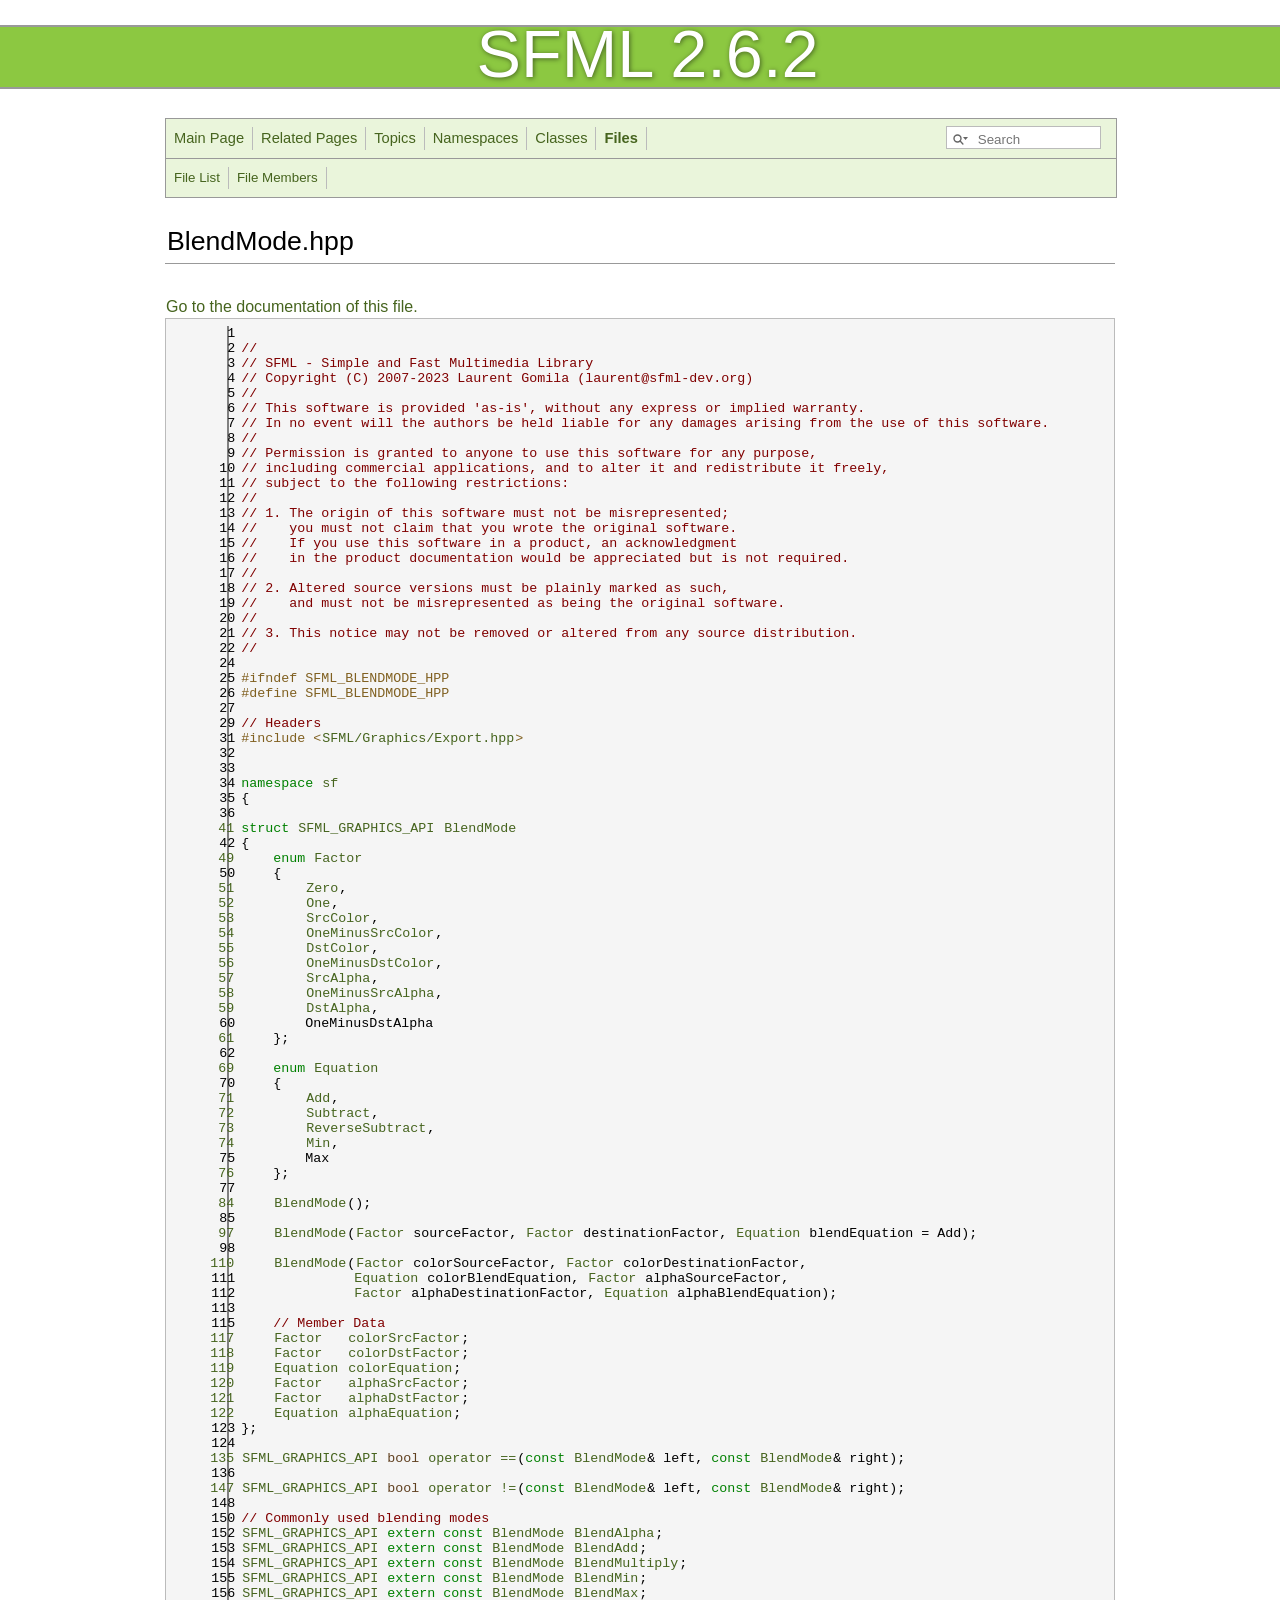
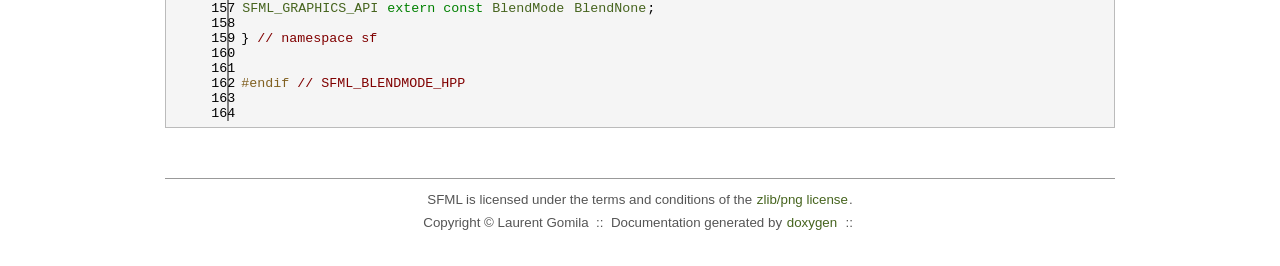
<file: projects/TICTACTOE/source project/SFML-2.6.2/doc/SFML/html/BlendMode_8hpp_source.html>
<!DOCTYPE html PUBLIC "-//W3C//DTD XHTML 1.0 Transitional//EN" "http://www.w3.org/TR/xhtml1/DTD/xhtml1-transitional.dtd">
<html xmlns="http://www.w3.org/1999/xhtml">
    <head>
        <title>SFML - Simple and Fast Multimedia Library</title>
        <meta http-equiv="Content-Type" content="text/html;charset=UTF-8" />
        <link rel="stylesheet" type="text/css" href="doxygen.css" title="default" media="screen,print" />
        <script type="text/javascript" src="jquery.js"></script>
        <script type="text/javascript" src="dynsections.js"></script>
        <script type="text/javascript" src="clipboard.js"></script>
        <script type="text/javascript" src="cookie.js"></script>
        <link rel="stylesheet" type="text/css" href="search/search.css" />
        <link rel="stylesheet" type="text/css" href="searchOverrides.css" />
        <script type="text/javascript" src="search/searchdata.js"></script>
        <script type="text/javascript" src="search/search.js"></script>
        <script type="text/javascript">
        /* @license magnet:?xt=urn:btih:d3d9a9a6595521f9666a5e94cc830dab83b65699&amp;dn=expat.txt MIT */
          $(document).ready(function() { init_search(); });
        /* @license-end */
        </script>
    </head>
    <body>
        <div id="banner-container">
            <div id="banner">
                <span id="sfml">SFML 2.6.2</span>
            </div>
        </div>
        <div id="content">
            <div>
<!-- Generated by Doxygen 1.12.0 -->
<script type="text/javascript">
/* @license magnet:?xt=urn:btih:d3d9a9a6595521f9666a5e94cc830dab83b65699&amp;dn=expat.txt MIT */
var searchBox = new SearchBox("searchBox", "search/",'.html');
/* @license-end */
</script>
<script type="text/javascript">
/* @license magnet:?xt=urn:btih:d3d9a9a6595521f9666a5e94cc830dab83b65699&amp;dn=expat.txt MIT */
$(function() { codefold.init(0); });
/* @license-end */
</script>
  <div id="navrow1" class="tabs">
    <ul class="tablist">
      <li><a href="index.html"><span>Main&#160;Page</span></a></li>
      <li><a href="pages.html"><span>Related&#160;Pages</span></a></li>
      <li><a href="topics.html"><span>Topics</span></a></li>
      <li><a href="namespaces.html"><span>Namespaces</span></a></li>
      <li><a href="annotated.html"><span>Classes</span></a></li>
      <li class="current"><a href="files.html"><span>Files</span></a></li>
      <li>
        <div id="MSearchBox" class="MSearchBoxInactive">
        <span class="left">
          <span id="MSearchSelect"                onmouseover="return searchBox.OnSearchSelectShow()"                onmouseout="return searchBox.OnSearchSelectHide()">&#160;</span>
          <input type="text" id="MSearchField" value="" placeholder="Search" accesskey="S"
               onfocus="searchBox.OnSearchFieldFocus(true)" 
               onblur="searchBox.OnSearchFieldFocus(false)" 
               onkeyup="searchBox.OnSearchFieldChange(event)"/>
          </span><span class="right">
            <a id="MSearchClose" href="javascript:searchBox.CloseResultsWindow()"><img id="MSearchCloseImg" border="0" src="search/close.svg" alt=""/></a>
          </span>
        </div>
      </li>
    </ul>
  </div>
  <div id="navrow2" class="tabs2">
    <ul class="tablist">
      <li><a href="files.html"><span>File&#160;List</span></a></li>
      <li><a href="globals.html"><span>File&#160;Members</span></a></li>
    </ul>
  </div>
<script type="text/javascript">
/* @license magnet:?xt=urn:btih:d3d9a9a6595521f9666a5e94cc830dab83b65699&amp;dn=expat.txt MIT */
$(function(){ initResizable(false); });
/* @license-end */
</script>
<!-- window showing the filter options -->
<div id="MSearchSelectWindow"
     onmouseover="return searchBox.OnSearchSelectShow()"
     onmouseout="return searchBox.OnSearchSelectHide()"
     onkeydown="return searchBox.OnSearchSelectKey(event)">
</div>

<!-- iframe showing the search results (closed by default) -->
<div id="MSearchResultsWindow">
<div id="MSearchResults">
<div class="SRPage">
<div id="SRIndex">
<div id="SRResults"></div>
<div class="SRStatus" id="Loading">Loading...</div>
<div class="SRStatus" id="Searching">Searching...</div>
<div class="SRStatus" id="NoMatches">No Matches</div>
</div>
</div>
</div>
</div>

<div id="nav-path" class="navpath">
  <ul>
<li class="navelem"><a class="el" href="dir_d44c64559bbebec7f509842c48db8b23.html">include</a></li><li class="navelem"><a class="el" href="dir_c0a853e81d6f1c1f0a3eb7a27dc24256.html">SFML</a></li><li class="navelem"><a class="el" href="dir_e71ec51a9abd604c65f6abb639f6ea75.html">Graphics</a></li>  </ul>
</div>
</div><!-- top -->
<div id="doc-content">
<div class="header">
  <div class="headertitle"><div class="title">BlendMode.hpp</div></div>
</div><!--header-->
<div class="contents">
<a href="BlendMode_8hpp.html">Go to the documentation of this file.</a><div class="fragment"><div class="line"><a id="l00001" name="l00001"></a><span class="lineno">    1</span> </div>
<div class="line"><a id="l00002" name="l00002"></a><span class="lineno">    2</span><span class="comment">//</span></div>
<div class="line"><a id="l00003" name="l00003"></a><span class="lineno">    3</span><span class="comment">// SFML - Simple and Fast Multimedia Library</span></div>
<div class="line"><a id="l00004" name="l00004"></a><span class="lineno">    4</span><span class="comment">// Copyright (C) 2007-2023 Laurent Gomila (laurent@sfml-dev.org)</span></div>
<div class="line"><a id="l00005" name="l00005"></a><span class="lineno">    5</span><span class="comment">//</span></div>
<div class="line"><a id="l00006" name="l00006"></a><span class="lineno">    6</span><span class="comment">// This software is provided &#39;as-is&#39;, without any express or implied warranty.</span></div>
<div class="line"><a id="l00007" name="l00007"></a><span class="lineno">    7</span><span class="comment">// In no event will the authors be held liable for any damages arising from the use of this software.</span></div>
<div class="line"><a id="l00008" name="l00008"></a><span class="lineno">    8</span><span class="comment">//</span></div>
<div class="line"><a id="l00009" name="l00009"></a><span class="lineno">    9</span><span class="comment">// Permission is granted to anyone to use this software for any purpose,</span></div>
<div class="line"><a id="l00010" name="l00010"></a><span class="lineno">   10</span><span class="comment">// including commercial applications, and to alter it and redistribute it freely,</span></div>
<div class="line"><a id="l00011" name="l00011"></a><span class="lineno">   11</span><span class="comment">// subject to the following restrictions:</span></div>
<div class="line"><a id="l00012" name="l00012"></a><span class="lineno">   12</span><span class="comment">//</span></div>
<div class="line"><a id="l00013" name="l00013"></a><span class="lineno">   13</span><span class="comment">// 1. The origin of this software must not be misrepresented;</span></div>
<div class="line"><a id="l00014" name="l00014"></a><span class="lineno">   14</span><span class="comment">//    you must not claim that you wrote the original software.</span></div>
<div class="line"><a id="l00015" name="l00015"></a><span class="lineno">   15</span><span class="comment">//    If you use this software in a product, an acknowledgment</span></div>
<div class="line"><a id="l00016" name="l00016"></a><span class="lineno">   16</span><span class="comment">//    in the product documentation would be appreciated but is not required.</span></div>
<div class="line"><a id="l00017" name="l00017"></a><span class="lineno">   17</span><span class="comment">//</span></div>
<div class="line"><a id="l00018" name="l00018"></a><span class="lineno">   18</span><span class="comment">// 2. Altered source versions must be plainly marked as such,</span></div>
<div class="line"><a id="l00019" name="l00019"></a><span class="lineno">   19</span><span class="comment">//    and must not be misrepresented as being the original software.</span></div>
<div class="line"><a id="l00020" name="l00020"></a><span class="lineno">   20</span><span class="comment">//</span></div>
<div class="line"><a id="l00021" name="l00021"></a><span class="lineno">   21</span><span class="comment">// 3. This notice may not be removed or altered from any source distribution.</span></div>
<div class="line"><a id="l00022" name="l00022"></a><span class="lineno">   22</span><span class="comment">//</span></div>
<div class="line"><a id="l00024" name="l00024"></a><span class="lineno">   24</span> </div>
<div class="line"><a id="l00025" name="l00025"></a><span class="lineno">   25</span><span class="preprocessor">#ifndef SFML_BLENDMODE_HPP</span></div>
<div class="line"><a id="l00026" name="l00026"></a><span class="lineno">   26</span><span class="preprocessor">#define SFML_BLENDMODE_HPP</span></div>
<div class="line"><a id="l00027" name="l00027"></a><span class="lineno">   27</span> </div>
<div class="line"><a id="l00029" name="l00029"></a><span class="lineno">   29</span><span class="comment">// Headers</span></div>
<div class="line"><a id="l00031" name="l00031"></a><span class="lineno">   31</span><span class="preprocessor">#include &lt;<a class="code" href="Graphics_2Export_8hpp.html">SFML/Graphics/Export.hpp</a>&gt;</span></div>
<div class="line"><a id="l00032" name="l00032"></a><span class="lineno">   32</span> </div>
<div class="line"><a id="l00033" name="l00033"></a><span class="lineno">   33</span> </div>
<div class="line"><a id="l00034" name="l00034"></a><span class="lineno">   34</span><span class="keyword">namespace </span><a class="code hl_namespace" href="namespacesf.html">sf</a></div>
<div class="line"><a id="l00035" name="l00035"></a><span class="lineno">   35</span>{</div>
<div class="line"><a id="l00036" name="l00036"></a><span class="lineno">   36</span> </div>
<div class="foldopen" id="foldopen00041" data-start="{" data-end="};">
<div class="line"><a id="l00041" name="l00041"></a><span class="lineno"><a class="line" href="structsf_1_1BlendMode.html">   41</a></span><span class="keyword">struct </span><a class="code hl_define" href="Graphics_2Export_8hpp.html#ab84c9f1035e146917de3bc0f98d72b35">SFML_GRAPHICS_API</a> <a class="code hl_class" href="structsf_1_1BlendMode.html">BlendMode</a></div>
<div class="line"><a id="l00042" name="l00042"></a><span class="lineno">   42</span>{</div>
<div class="foldopen" id="foldopen00049" data-start="{" data-end="};">
<div class="line"><a id="l00049" name="l00049"></a><span class="lineno"><a class="line" href="structsf_1_1BlendMode.html#afb9852caf356b53bb0de460c58a9ebbb">   49</a></span>    <span class="keyword">enum</span> <a class="code hl_enumeration" href="structsf_1_1BlendMode.html#afb9852caf356b53bb0de460c58a9ebbb">Factor</a></div>
<div class="line"><a id="l00050" name="l00050"></a><span class="lineno">   50</span>    {</div>
<div class="line"><a id="l00051" name="l00051"></a><span class="lineno"><a class="line" href="structsf_1_1BlendMode.html#afb9852caf356b53bb0de460c58a9ebbbafda2d66c3c3da15cd3b42338fbf6d2ba">   51</a></span>        <a class="code hl_enumvalue" href="structsf_1_1BlendMode.html#afb9852caf356b53bb0de460c58a9ebbbafda2d66c3c3da15cd3b42338fbf6d2ba">Zero</a>,             </div>
<div class="line"><a id="l00052" name="l00052"></a><span class="lineno"><a class="line" href="structsf_1_1BlendMode.html#afb9852caf356b53bb0de460c58a9ebbbaa2d3ba8b8bb2233c9d357cbb94bf4181">   52</a></span>        <a class="code hl_enumvalue" href="structsf_1_1BlendMode.html#afb9852caf356b53bb0de460c58a9ebbbaa2d3ba8b8bb2233c9d357cbb94bf4181">One</a>,              </div>
<div class="line"><a id="l00053" name="l00053"></a><span class="lineno"><a class="line" href="structsf_1_1BlendMode.html#afb9852caf356b53bb0de460c58a9ebbbad679bb0ecaf15c188d7f2e1fab572188">   53</a></span>        <a class="code hl_enumvalue" href="structsf_1_1BlendMode.html#afb9852caf356b53bb0de460c58a9ebbbad679bb0ecaf15c188d7f2e1fab572188">SrcColor</a>,         </div>
<div class="line"><a id="l00054" name="l00054"></a><span class="lineno"><a class="line" href="structsf_1_1BlendMode.html#afb9852caf356b53bb0de460c58a9ebbba5971ffdbca63382058ccba76bfce219e">   54</a></span>        <a class="code hl_enumvalue" href="structsf_1_1BlendMode.html#afb9852caf356b53bb0de460c58a9ebbba5971ffdbca63382058ccba76bfce219e">OneMinusSrcColor</a>, </div>
<div class="line"><a id="l00055" name="l00055"></a><span class="lineno"><a class="line" href="structsf_1_1BlendMode.html#afb9852caf356b53bb0de460c58a9ebbba3d85281c3eab7153f2bd9faae3e7523a">   55</a></span>        <a class="code hl_enumvalue" href="structsf_1_1BlendMode.html#afb9852caf356b53bb0de460c58a9ebbba3d85281c3eab7153f2bd9faae3e7523a">DstColor</a>,         </div>
<div class="line"><a id="l00056" name="l00056"></a><span class="lineno"><a class="line" href="structsf_1_1BlendMode.html#afb9852caf356b53bb0de460c58a9ebbbac8198db20d14506a841d1091ced1cae2">   56</a></span>        <a class="code hl_enumvalue" href="structsf_1_1BlendMode.html#afb9852caf356b53bb0de460c58a9ebbbac8198db20d14506a841d1091ced1cae2">OneMinusDstColor</a>, </div>
<div class="line"><a id="l00057" name="l00057"></a><span class="lineno"><a class="line" href="structsf_1_1BlendMode.html#afb9852caf356b53bb0de460c58a9ebbbaac0ae68df2930b4d616c3e7abeec7d41">   57</a></span>        <a class="code hl_enumvalue" href="structsf_1_1BlendMode.html#afb9852caf356b53bb0de460c58a9ebbbaac0ae68df2930b4d616c3e7abeec7d41">SrcAlpha</a>,         </div>
<div class="line"><a id="l00058" name="l00058"></a><span class="lineno"><a class="line" href="structsf_1_1BlendMode.html#afb9852caf356b53bb0de460c58a9ebbbaab57e8616bf4c21d8ee923178acdf2c8">   58</a></span>        <a class="code hl_enumvalue" href="structsf_1_1BlendMode.html#afb9852caf356b53bb0de460c58a9ebbbaab57e8616bf4c21d8ee923178acdf2c8">OneMinusSrcAlpha</a>, </div>
<div class="line"><a id="l00059" name="l00059"></a><span class="lineno"><a class="line" href="structsf_1_1BlendMode.html#afb9852caf356b53bb0de460c58a9ebbba5e3dc9a6f117aaa5f7433e1f4662a5f7">   59</a></span>        <a class="code hl_enumvalue" href="structsf_1_1BlendMode.html#afb9852caf356b53bb0de460c58a9ebbba5e3dc9a6f117aaa5f7433e1f4662a5f7">DstAlpha</a>,         </div>
<div class="line"><a id="l00060" name="l00060"></a><span class="lineno">   60</span>        OneMinusDstAlpha  </div>
<div class="line"><a id="l00061" name="l00061"></a><span class="lineno"><a class="line" href="structsf_1_1BlendMode.html#afb9852caf356b53bb0de460c58a9ebbbab4e5c63f189f26075e5939ad1a2ce4e4">   61</a></span>    };</div>
</div>
<div class="line"><a id="l00062" name="l00062"></a><span class="lineno">   62</span> </div>
<div class="foldopen" id="foldopen00069" data-start="{" data-end="};">
<div class="line"><a id="l00069" name="l00069"></a><span class="lineno"><a class="line" href="structsf_1_1BlendMode.html#a7bce470e2e384c4f9c8d9595faef7c32">   69</a></span>    <span class="keyword">enum</span> <a class="code hl_enumeration" href="structsf_1_1BlendMode.html#a7bce470e2e384c4f9c8d9595faef7c32">Equation</a></div>
<div class="line"><a id="l00070" name="l00070"></a><span class="lineno">   70</span>    {</div>
<div class="line"><a id="l00071" name="l00071"></a><span class="lineno"><a class="line" href="structsf_1_1BlendMode.html#a7bce470e2e384c4f9c8d9595faef7c32a50c081d8f36cf7b77632966e15d38966">   71</a></span>        <a class="code hl_enumvalue" href="structsf_1_1BlendMode.html#a7bce470e2e384c4f9c8d9595faef7c32a50c081d8f36cf7b77632966e15d38966">Add</a>,             </div>
<div class="line"><a id="l00072" name="l00072"></a><span class="lineno"><a class="line" href="structsf_1_1BlendMode.html#a7bce470e2e384c4f9c8d9595faef7c32a14c825be24f8412fc5ed5b49f19bc0d0">   72</a></span>        <a class="code hl_enumvalue" href="structsf_1_1BlendMode.html#a7bce470e2e384c4f9c8d9595faef7c32a14c825be24f8412fc5ed5b49f19bc0d0">Subtract</a>,        </div>
<div class="line"><a id="l00073" name="l00073"></a><span class="lineno"><a class="line" href="structsf_1_1BlendMode.html#a7bce470e2e384c4f9c8d9595faef7c32a2d04acf59e91811128e7d0ef076f65f0">   73</a></span>        <a class="code hl_enumvalue" href="structsf_1_1BlendMode.html#a7bce470e2e384c4f9c8d9595faef7c32a2d04acf59e91811128e7d0ef076f65f0">ReverseSubtract</a>, </div>
<div class="line"><a id="l00074" name="l00074"></a><span class="lineno"><a class="line" href="structsf_1_1BlendMode.html#a7bce470e2e384c4f9c8d9595faef7c32aaaac595afe61d785aa8fd4b401acffc5">   74</a></span>        <a class="code hl_enumvalue" href="structsf_1_1BlendMode.html#a7bce470e2e384c4f9c8d9595faef7c32aaaac595afe61d785aa8fd4b401acffc5">Min</a>,             </div>
<div class="line"><a id="l00075" name="l00075"></a><span class="lineno">   75</span>        Max              </div>
<div class="line"><a id="l00076" name="l00076"></a><span class="lineno"><a class="line" href="structsf_1_1BlendMode.html#a7bce470e2e384c4f9c8d9595faef7c32a40ddfddfaafccc8b58478eeef52e4281">   76</a></span>    };</div>
</div>
<div class="line"><a id="l00077" name="l00077"></a><span class="lineno">   77</span> </div>
<div class="line"><a id="l00084" name="l00084"></a><span class="lineno"><a class="line" href="structsf_1_1BlendMode.html#a7faef75eae1fb47bbe93f45f38e3d345">   84</a></span>    <a class="code hl_function" href="structsf_1_1BlendMode.html#a7faef75eae1fb47bbe93f45f38e3d345">BlendMode</a>();</div>
<div class="line"><a id="l00085" name="l00085"></a><span class="lineno">   85</span> </div>
<div class="line"><a id="l00097" name="l00097"></a><span class="lineno"><a class="line" href="structsf_1_1BlendMode.html#a23c7452cc8e9eb943c3aea6234ce4297">   97</a></span>    <a class="code hl_function" href="structsf_1_1BlendMode.html#a23c7452cc8e9eb943c3aea6234ce4297">BlendMode</a>(<a class="code hl_enumeration" href="structsf_1_1BlendMode.html#afb9852caf356b53bb0de460c58a9ebbb">Factor</a> sourceFactor, <a class="code hl_enumeration" href="structsf_1_1BlendMode.html#afb9852caf356b53bb0de460c58a9ebbb">Factor</a> destinationFactor, <a class="code hl_enumeration" href="structsf_1_1BlendMode.html#a7bce470e2e384c4f9c8d9595faef7c32">Equation</a> blendEquation = Add);</div>
<div class="line"><a id="l00098" name="l00098"></a><span class="lineno">   98</span> </div>
<div class="line"><a id="l00110" name="l00110"></a><span class="lineno"><a class="line" href="structsf_1_1BlendMode.html#a69a12c596114e77126616e7e0f7d798b">  110</a></span>    <a class="code hl_function" href="structsf_1_1BlendMode.html#a69a12c596114e77126616e7e0f7d798b">BlendMode</a>(<a class="code hl_enumeration" href="structsf_1_1BlendMode.html#afb9852caf356b53bb0de460c58a9ebbb">Factor</a> colorSourceFactor, <a class="code hl_enumeration" href="structsf_1_1BlendMode.html#afb9852caf356b53bb0de460c58a9ebbb">Factor</a> colorDestinationFactor,</div>
<div class="line"><a id="l00111" name="l00111"></a><span class="lineno">  111</span>              <a class="code hl_enumeration" href="structsf_1_1BlendMode.html#a7bce470e2e384c4f9c8d9595faef7c32">Equation</a> colorBlendEquation, <a class="code hl_enumeration" href="structsf_1_1BlendMode.html#afb9852caf356b53bb0de460c58a9ebbb">Factor</a> alphaSourceFactor,</div>
<div class="line"><a id="l00112" name="l00112"></a><span class="lineno">  112</span>              <a class="code hl_enumeration" href="structsf_1_1BlendMode.html#afb9852caf356b53bb0de460c58a9ebbb">Factor</a> alphaDestinationFactor, <a class="code hl_enumeration" href="structsf_1_1BlendMode.html#a7bce470e2e384c4f9c8d9595faef7c32">Equation</a> alphaBlendEquation);</div>
<div class="line"><a id="l00113" name="l00113"></a><span class="lineno">  113</span> </div>
<div class="line"><a id="l00115" name="l00115"></a><span class="lineno">  115</span>    <span class="comment">// Member Data</span></div>
<div class="line"><a id="l00117" name="l00117"></a><span class="lineno"><a class="line" href="structsf_1_1BlendMode.html#a32d1a55dbfada86a06d9b881dc8ccf7b">  117</a></span>    <a class="code hl_enumeration" href="structsf_1_1BlendMode.html#afb9852caf356b53bb0de460c58a9ebbb">Factor</a>   <a class="code hl_variable" href="structsf_1_1BlendMode.html#a32d1a55dbfada86a06d9b881dc8ccf7b">colorSrcFactor</a>; </div>
<div class="line"><a id="l00118" name="l00118"></a><span class="lineno"><a class="line" href="structsf_1_1BlendMode.html#adee68ee59e7f1bf71d12db03d251104d">  118</a></span>    <a class="code hl_enumeration" href="structsf_1_1BlendMode.html#afb9852caf356b53bb0de460c58a9ebbb">Factor</a>   <a class="code hl_variable" href="structsf_1_1BlendMode.html#adee68ee59e7f1bf71d12db03d251104d">colorDstFactor</a>; </div>
<div class="line"><a id="l00119" name="l00119"></a><span class="lineno"><a class="line" href="structsf_1_1BlendMode.html#aed12f06eb7f50a1b95b892b0964857b1">  119</a></span>    <a class="code hl_enumeration" href="structsf_1_1BlendMode.html#a7bce470e2e384c4f9c8d9595faef7c32">Equation</a> <a class="code hl_variable" href="structsf_1_1BlendMode.html#aed12f06eb7f50a1b95b892b0964857b1">colorEquation</a>;  </div>
<div class="line"><a id="l00120" name="l00120"></a><span class="lineno"><a class="line" href="structsf_1_1BlendMode.html#aa94e44f8e1042a7357e8eff78c61a1be">  120</a></span>    <a class="code hl_enumeration" href="structsf_1_1BlendMode.html#afb9852caf356b53bb0de460c58a9ebbb">Factor</a>   <a class="code hl_variable" href="structsf_1_1BlendMode.html#aa94e44f8e1042a7357e8eff78c61a1be">alphaSrcFactor</a>; </div>
<div class="line"><a id="l00121" name="l00121"></a><span class="lineno"><a class="line" href="structsf_1_1BlendMode.html#aaf85b6b7943181cc81745569c4851e4e">  121</a></span>    <a class="code hl_enumeration" href="structsf_1_1BlendMode.html#afb9852caf356b53bb0de460c58a9ebbb">Factor</a>   <a class="code hl_variable" href="structsf_1_1BlendMode.html#aaf85b6b7943181cc81745569c4851e4e">alphaDstFactor</a>; </div>
<div class="line"><a id="l00122" name="l00122"></a><span class="lineno"><a class="line" href="structsf_1_1BlendMode.html#a68f5a305e0912946f39ba6c9265710c4">  122</a></span>    <a class="code hl_enumeration" href="structsf_1_1BlendMode.html#a7bce470e2e384c4f9c8d9595faef7c32">Equation</a> <a class="code hl_variable" href="structsf_1_1BlendMode.html#a68f5a305e0912946f39ba6c9265710c4">alphaEquation</a>;  </div>
<div class="line"><a id="l00123" name="l00123"></a><span class="lineno">  123</span>};</div>
</div>
<div class="line"><a id="l00124" name="l00124"></a><span class="lineno">  124</span> </div>
<div class="line"><a id="l00135" name="l00135"></a><span class="lineno"><a class="line" href="structsf_1_1BlendMode.html#a20d1be06061109c3cef58e0cc38729ea">  135</a></span><a class="code hl_define" href="Graphics_2Export_8hpp.html#ab84c9f1035e146917de3bc0f98d72b35">SFML_GRAPHICS_API</a> <span class="keywordtype">bool</span> <a class="code hl_function" href="namespacesf.html#a1c7342603d3a758144298b70d8166923">operator ==</a>(<span class="keyword">const</span> <a class="code hl_class" href="structsf_1_1BlendMode.html">BlendMode</a>&amp; left, <span class="keyword">const</span> <a class="code hl_class" href="structsf_1_1BlendMode.html">BlendMode</a>&amp; right);</div>
<div class="line"><a id="l00136" name="l00136"></a><span class="lineno">  136</span> </div>
<div class="line"><a id="l00147" name="l00147"></a><span class="lineno"><a class="line" href="structsf_1_1BlendMode.html#aee6169f8983f5e92298c4ad6829563ba">  147</a></span><a class="code hl_define" href="Graphics_2Export_8hpp.html#ab84c9f1035e146917de3bc0f98d72b35">SFML_GRAPHICS_API</a> <span class="keywordtype">bool</span> <a class="code hl_function" href="namespacesf.html#a7e9416575ff1e62467c692e00a3290e1">operator !=</a>(<span class="keyword">const</span> <a class="code hl_class" href="structsf_1_1BlendMode.html">BlendMode</a>&amp; left, <span class="keyword">const</span> <a class="code hl_class" href="structsf_1_1BlendMode.html">BlendMode</a>&amp; right);</div>
<div class="line"><a id="l00148" name="l00148"></a><span class="lineno">  148</span> </div>
<div class="line"><a id="l00150" name="l00150"></a><span class="lineno">  150</span><span class="comment">// Commonly used blending modes</span></div>
<div class="line"><a id="l00152" name="l00152"></a><span class="lineno">  152</span><a class="code hl_define" href="Graphics_2Export_8hpp.html#ab84c9f1035e146917de3bc0f98d72b35">SFML_GRAPHICS_API</a> <span class="keyword">extern</span> <span class="keyword">const</span> <a class="code hl_class" href="structsf_1_1BlendMode.html">BlendMode</a> <a class="code hl_variable" href="namespacesf.html#a3d4548be9621e2fcfe187b3cb59f6f53">BlendAlpha</a>;    </div>
<div class="line"><a id="l00153" name="l00153"></a><span class="lineno">  153</span><a class="code hl_define" href="Graphics_2Export_8hpp.html#ab84c9f1035e146917de3bc0f98d72b35">SFML_GRAPHICS_API</a> <span class="keyword">extern</span> <span class="keyword">const</span> <a class="code hl_class" href="structsf_1_1BlendMode.html">BlendMode</a> <a class="code hl_variable" href="namespacesf.html#a519b69f28b0d5f1cd65b8d3d7b94e13c">BlendAdd</a>;      </div>
<div class="line"><a id="l00154" name="l00154"></a><span class="lineno">  154</span><a class="code hl_define" href="Graphics_2Export_8hpp.html#ab84c9f1035e146917de3bc0f98d72b35">SFML_GRAPHICS_API</a> <span class="keyword">extern</span> <span class="keyword">const</span> <a class="code hl_class" href="structsf_1_1BlendMode.html">BlendMode</a> <a class="code hl_variable" href="namespacesf.html#ad451e51fcecccb331fb3238aea54c8e2">BlendMultiply</a>; </div>
<div class="line"><a id="l00155" name="l00155"></a><span class="lineno">  155</span><a class="code hl_define" href="Graphics_2Export_8hpp.html#ab84c9f1035e146917de3bc0f98d72b35">SFML_GRAPHICS_API</a> <span class="keyword">extern</span> <span class="keyword">const</span> <a class="code hl_class" href="structsf_1_1BlendMode.html">BlendMode</a> <a class="code hl_variable" href="namespacesf.html#a17bfffc4fc727f17fabd03df86ab758d">BlendMin</a>;      </div>
<div class="line"><a id="l00156" name="l00156"></a><span class="lineno">  156</span><a class="code hl_define" href="Graphics_2Export_8hpp.html#ab84c9f1035e146917de3bc0f98d72b35">SFML_GRAPHICS_API</a> <span class="keyword">extern</span> <span class="keyword">const</span> <a class="code hl_class" href="structsf_1_1BlendMode.html">BlendMode</a> <a class="code hl_variable" href="namespacesf.html#a85eed8a516cfd2e664afa92a35735ccf">BlendMax</a>;      </div>
<div class="line"><a id="l00157" name="l00157"></a><span class="lineno">  157</span><a class="code hl_define" href="Graphics_2Export_8hpp.html#ab84c9f1035e146917de3bc0f98d72b35">SFML_GRAPHICS_API</a> <span class="keyword">extern</span> <span class="keyword">const</span> <a class="code hl_class" href="structsf_1_1BlendMode.html">BlendMode</a> <a class="code hl_variable" href="namespacesf.html#a9286f4004890232f7ba3853e40162284">BlendNone</a>;     </div>
<div class="line"><a id="l00158" name="l00158"></a><span class="lineno">  158</span> </div>
<div class="line"><a id="l00159" name="l00159"></a><span class="lineno">  159</span>} <span class="comment">// namespace sf</span></div>
<div class="line"><a id="l00160" name="l00160"></a><span class="lineno">  160</span> </div>
<div class="line"><a id="l00161" name="l00161"></a><span class="lineno">  161</span> </div>
<div class="line"><a id="l00162" name="l00162"></a><span class="lineno">  162</span><span class="preprocessor">#endif </span><span class="comment">// SFML_BLENDMODE_HPP</span></div>
<div class="line"><a id="l00163" name="l00163"></a><span class="lineno">  163</span> </div>
<div class="line"><a id="l00164" name="l00164"></a><span class="lineno">  164</span> </div>
<div class="ttc" id="aGraphics_2Export_8hpp_html"><div class="ttname"><a href="Graphics_2Export_8hpp.html">Export.hpp</a></div></div>
<div class="ttc" id="aGraphics_2Export_8hpp_html_ab84c9f1035e146917de3bc0f98d72b35"><div class="ttname"><a href="Graphics_2Export_8hpp.html#ab84c9f1035e146917de3bc0f98d72b35">SFML_GRAPHICS_API</a></div><div class="ttdeci">#define SFML_GRAPHICS_API</div><div class="ttdef"><b>Definition</b> <a href="Graphics_2Export_8hpp_source.html#l00043">Graphics/Export.hpp:43</a></div></div>
<div class="ttc" id="anamespacesf_html"><div class="ttname"><a href="namespacesf.html">sf</a></div><div class="ttdef"><b>Definition</b> <a href="AlResource_8hpp_source.html#l00034">AlResource.hpp:35</a></div></div>
<div class="ttc" id="anamespacesf_html_a17bfffc4fc727f17fabd03df86ab758d"><div class="ttname"><a href="namespacesf.html#a17bfffc4fc727f17fabd03df86ab758d">sf::BlendMin</a></div><div class="ttdeci">const BlendMode BlendMin</div><div class="ttdoc">Take minimum between source and dest.</div></div>
<div class="ttc" id="anamespacesf_html_a1c7342603d3a758144298b70d8166923"><div class="ttname"><a href="namespacesf.html#a1c7342603d3a758144298b70d8166923">sf::operator==</a></div><div class="ttdeci">bool operator==(const IpAddress &amp;left, const IpAddress &amp;right)</div><div class="ttdoc">Overload of == operator to compare two IP addresses.</div></div>
<div class="ttc" id="anamespacesf_html_a3d4548be9621e2fcfe187b3cb59f6f53"><div class="ttname"><a href="namespacesf.html#a3d4548be9621e2fcfe187b3cb59f6f53">sf::BlendAlpha</a></div><div class="ttdeci">const BlendMode BlendAlpha</div><div class="ttdoc">Blend source and dest according to dest alpha.</div></div>
<div class="ttc" id="anamespacesf_html_a519b69f28b0d5f1cd65b8d3d7b94e13c"><div class="ttname"><a href="namespacesf.html#a519b69f28b0d5f1cd65b8d3d7b94e13c">sf::BlendAdd</a></div><div class="ttdeci">const BlendMode BlendAdd</div><div class="ttdoc">Add source to dest.</div></div>
<div class="ttc" id="anamespacesf_html_a7e9416575ff1e62467c692e00a3290e1"><div class="ttname"><a href="namespacesf.html#a7e9416575ff1e62467c692e00a3290e1">sf::operator!=</a></div><div class="ttdeci">bool operator!=(const IpAddress &amp;left, const IpAddress &amp;right)</div><div class="ttdoc">Overload of != operator to compare two IP addresses.</div></div>
<div class="ttc" id="anamespacesf_html_a85eed8a516cfd2e664afa92a35735ccf"><div class="ttname"><a href="namespacesf.html#a85eed8a516cfd2e664afa92a35735ccf">sf::BlendMax</a></div><div class="ttdeci">const BlendMode BlendMax</div><div class="ttdoc">Take maximum between source and dest.</div></div>
<div class="ttc" id="anamespacesf_html_a9286f4004890232f7ba3853e40162284"><div class="ttname"><a href="namespacesf.html#a9286f4004890232f7ba3853e40162284">sf::BlendNone</a></div><div class="ttdeci">const BlendMode BlendNone</div><div class="ttdoc">Overwrite dest with source.</div></div>
<div class="ttc" id="anamespacesf_html_ad451e51fcecccb331fb3238aea54c8e2"><div class="ttname"><a href="namespacesf.html#ad451e51fcecccb331fb3238aea54c8e2">sf::BlendMultiply</a></div><div class="ttdeci">const BlendMode BlendMultiply</div><div class="ttdoc">Multiply source and dest.</div></div>
<div class="ttc" id="astructsf_1_1BlendMode_html"><div class="ttname"><a href="structsf_1_1BlendMode.html">sf::BlendMode</a></div><div class="ttdoc">Blending modes for drawing.</div><div class="ttdef"><b>Definition</b> <a href="#l00041">BlendMode.hpp:42</a></div></div>
<div class="ttc" id="astructsf_1_1BlendMode_html_a23c7452cc8e9eb943c3aea6234ce4297"><div class="ttname"><a href="structsf_1_1BlendMode.html#a23c7452cc8e9eb943c3aea6234ce4297">sf::BlendMode::BlendMode</a></div><div class="ttdeci">BlendMode(Factor sourceFactor, Factor destinationFactor, Equation blendEquation=Add)</div><div class="ttdoc">Construct the blend mode given the factors and equation.</div></div>
<div class="ttc" id="astructsf_1_1BlendMode_html_a32d1a55dbfada86a06d9b881dc8ccf7b"><div class="ttname"><a href="structsf_1_1BlendMode.html#a32d1a55dbfada86a06d9b881dc8ccf7b">sf::BlendMode::colorSrcFactor</a></div><div class="ttdeci">Factor colorSrcFactor</div><div class="ttdoc">Source blending factor for the color channels.</div><div class="ttdef"><b>Definition</b> <a href="#l00117">BlendMode.hpp:117</a></div></div>
<div class="ttc" id="astructsf_1_1BlendMode_html_a68f5a305e0912946f39ba6c9265710c4"><div class="ttname"><a href="structsf_1_1BlendMode.html#a68f5a305e0912946f39ba6c9265710c4">sf::BlendMode::alphaEquation</a></div><div class="ttdeci">Equation alphaEquation</div><div class="ttdoc">Blending equation for the alpha channel.</div><div class="ttdef"><b>Definition</b> <a href="#l00122">BlendMode.hpp:122</a></div></div>
<div class="ttc" id="astructsf_1_1BlendMode_html_a69a12c596114e77126616e7e0f7d798b"><div class="ttname"><a href="structsf_1_1BlendMode.html#a69a12c596114e77126616e7e0f7d798b">sf::BlendMode::BlendMode</a></div><div class="ttdeci">BlendMode(Factor colorSourceFactor, Factor colorDestinationFactor, Equation colorBlendEquation, Factor alphaSourceFactor, Factor alphaDestinationFactor, Equation alphaBlendEquation)</div><div class="ttdoc">Construct the blend mode given the factors and equation.</div></div>
<div class="ttc" id="astructsf_1_1BlendMode_html_a7bce470e2e384c4f9c8d9595faef7c32"><div class="ttname"><a href="structsf_1_1BlendMode.html#a7bce470e2e384c4f9c8d9595faef7c32">sf::BlendMode::Equation</a></div><div class="ttdeci">Equation</div><div class="ttdoc">Enumeration of the blending equations.</div><div class="ttdef"><b>Definition</b> <a href="#l00069">BlendMode.hpp:70</a></div></div>
<div class="ttc" id="astructsf_1_1BlendMode_html_a7bce470e2e384c4f9c8d9595faef7c32a14c825be24f8412fc5ed5b49f19bc0d0"><div class="ttname"><a href="structsf_1_1BlendMode.html#a7bce470e2e384c4f9c8d9595faef7c32a14c825be24f8412fc5ed5b49f19bc0d0">sf::BlendMode::Subtract</a></div><div class="ttdeci">@ Subtract</div><div class="ttdoc">Pixel = Src * SrcFactor - Dst * DstFactor.</div><div class="ttdef"><b>Definition</b> <a href="#l00072">BlendMode.hpp:72</a></div></div>
<div class="ttc" id="astructsf_1_1BlendMode_html_a7bce470e2e384c4f9c8d9595faef7c32a2d04acf59e91811128e7d0ef076f65f0"><div class="ttname"><a href="structsf_1_1BlendMode.html#a7bce470e2e384c4f9c8d9595faef7c32a2d04acf59e91811128e7d0ef076f65f0">sf::BlendMode::ReverseSubtract</a></div><div class="ttdeci">@ ReverseSubtract</div><div class="ttdoc">Pixel = Dst * DstFactor - Src * SrcFactor.</div><div class="ttdef"><b>Definition</b> <a href="#l00073">BlendMode.hpp:73</a></div></div>
<div class="ttc" id="astructsf_1_1BlendMode_html_a7bce470e2e384c4f9c8d9595faef7c32a50c081d8f36cf7b77632966e15d38966"><div class="ttname"><a href="structsf_1_1BlendMode.html#a7bce470e2e384c4f9c8d9595faef7c32a50c081d8f36cf7b77632966e15d38966">sf::BlendMode::Add</a></div><div class="ttdeci">@ Add</div><div class="ttdoc">Pixel = Src * SrcFactor + Dst * DstFactor.</div><div class="ttdef"><b>Definition</b> <a href="#l00071">BlendMode.hpp:71</a></div></div>
<div class="ttc" id="astructsf_1_1BlendMode_html_a7bce470e2e384c4f9c8d9595faef7c32aaaac595afe61d785aa8fd4b401acffc5"><div class="ttname"><a href="structsf_1_1BlendMode.html#a7bce470e2e384c4f9c8d9595faef7c32aaaac595afe61d785aa8fd4b401acffc5">sf::BlendMode::Min</a></div><div class="ttdeci">@ Min</div><div class="ttdoc">Pixel = min(Dst, Src)</div><div class="ttdef"><b>Definition</b> <a href="#l00074">BlendMode.hpp:74</a></div></div>
<div class="ttc" id="astructsf_1_1BlendMode_html_a7faef75eae1fb47bbe93f45f38e3d345"><div class="ttname"><a href="structsf_1_1BlendMode.html#a7faef75eae1fb47bbe93f45f38e3d345">sf::BlendMode::BlendMode</a></div><div class="ttdeci">BlendMode()</div><div class="ttdoc">Default constructor.</div></div>
<div class="ttc" id="astructsf_1_1BlendMode_html_aa94e44f8e1042a7357e8eff78c61a1be"><div class="ttname"><a href="structsf_1_1BlendMode.html#aa94e44f8e1042a7357e8eff78c61a1be">sf::BlendMode::alphaSrcFactor</a></div><div class="ttdeci">Factor alphaSrcFactor</div><div class="ttdoc">Source blending factor for the alpha channel.</div><div class="ttdef"><b>Definition</b> <a href="#l00120">BlendMode.hpp:120</a></div></div>
<div class="ttc" id="astructsf_1_1BlendMode_html_aaf85b6b7943181cc81745569c4851e4e"><div class="ttname"><a href="structsf_1_1BlendMode.html#aaf85b6b7943181cc81745569c4851e4e">sf::BlendMode::alphaDstFactor</a></div><div class="ttdeci">Factor alphaDstFactor</div><div class="ttdoc">Destination blending factor for the alpha channel.</div><div class="ttdef"><b>Definition</b> <a href="#l00121">BlendMode.hpp:121</a></div></div>
<div class="ttc" id="astructsf_1_1BlendMode_html_adee68ee59e7f1bf71d12db03d251104d"><div class="ttname"><a href="structsf_1_1BlendMode.html#adee68ee59e7f1bf71d12db03d251104d">sf::BlendMode::colorDstFactor</a></div><div class="ttdeci">Factor colorDstFactor</div><div class="ttdoc">Destination blending factor for the color channels.</div><div class="ttdef"><b>Definition</b> <a href="#l00118">BlendMode.hpp:118</a></div></div>
<div class="ttc" id="astructsf_1_1BlendMode_html_aed12f06eb7f50a1b95b892b0964857b1"><div class="ttname"><a href="structsf_1_1BlendMode.html#aed12f06eb7f50a1b95b892b0964857b1">sf::BlendMode::colorEquation</a></div><div class="ttdeci">Equation colorEquation</div><div class="ttdoc">Blending equation for the color channels.</div><div class="ttdef"><b>Definition</b> <a href="#l00119">BlendMode.hpp:119</a></div></div>
<div class="ttc" id="astructsf_1_1BlendMode_html_afb9852caf356b53bb0de460c58a9ebbb"><div class="ttname"><a href="structsf_1_1BlendMode.html#afb9852caf356b53bb0de460c58a9ebbb">sf::BlendMode::Factor</a></div><div class="ttdeci">Factor</div><div class="ttdoc">Enumeration of the blending factors.</div><div class="ttdef"><b>Definition</b> <a href="#l00049">BlendMode.hpp:50</a></div></div>
<div class="ttc" id="astructsf_1_1BlendMode_html_afb9852caf356b53bb0de460c58a9ebbba3d85281c3eab7153f2bd9faae3e7523a"><div class="ttname"><a href="structsf_1_1BlendMode.html#afb9852caf356b53bb0de460c58a9ebbba3d85281c3eab7153f2bd9faae3e7523a">sf::BlendMode::DstColor</a></div><div class="ttdeci">@ DstColor</div><div class="ttdoc">(dst.r, dst.g, dst.b, dst.a)</div><div class="ttdef"><b>Definition</b> <a href="#l00055">BlendMode.hpp:55</a></div></div>
<div class="ttc" id="astructsf_1_1BlendMode_html_afb9852caf356b53bb0de460c58a9ebbba5971ffdbca63382058ccba76bfce219e"><div class="ttname"><a href="structsf_1_1BlendMode.html#afb9852caf356b53bb0de460c58a9ebbba5971ffdbca63382058ccba76bfce219e">sf::BlendMode::OneMinusSrcColor</a></div><div class="ttdeci">@ OneMinusSrcColor</div><div class="ttdoc">(1, 1, 1, 1) - (src.r, src.g, src.b, src.a)</div><div class="ttdef"><b>Definition</b> <a href="#l00054">BlendMode.hpp:54</a></div></div>
<div class="ttc" id="astructsf_1_1BlendMode_html_afb9852caf356b53bb0de460c58a9ebbba5e3dc9a6f117aaa5f7433e1f4662a5f7"><div class="ttname"><a href="structsf_1_1BlendMode.html#afb9852caf356b53bb0de460c58a9ebbba5e3dc9a6f117aaa5f7433e1f4662a5f7">sf::BlendMode::DstAlpha</a></div><div class="ttdeci">@ DstAlpha</div><div class="ttdoc">(dst.a, dst.a, dst.a, dst.a)</div><div class="ttdef"><b>Definition</b> <a href="#l00059">BlendMode.hpp:59</a></div></div>
<div class="ttc" id="astructsf_1_1BlendMode_html_afb9852caf356b53bb0de460c58a9ebbbaa2d3ba8b8bb2233c9d357cbb94bf4181"><div class="ttname"><a href="structsf_1_1BlendMode.html#afb9852caf356b53bb0de460c58a9ebbbaa2d3ba8b8bb2233c9d357cbb94bf4181">sf::BlendMode::One</a></div><div class="ttdeci">@ One</div><div class="ttdoc">(1, 1, 1, 1)</div><div class="ttdef"><b>Definition</b> <a href="#l00052">BlendMode.hpp:52</a></div></div>
<div class="ttc" id="astructsf_1_1BlendMode_html_afb9852caf356b53bb0de460c58a9ebbbaab57e8616bf4c21d8ee923178acdf2c8"><div class="ttname"><a href="structsf_1_1BlendMode.html#afb9852caf356b53bb0de460c58a9ebbbaab57e8616bf4c21d8ee923178acdf2c8">sf::BlendMode::OneMinusSrcAlpha</a></div><div class="ttdeci">@ OneMinusSrcAlpha</div><div class="ttdoc">(1, 1, 1, 1) - (src.a, src.a, src.a, src.a)</div><div class="ttdef"><b>Definition</b> <a href="#l00058">BlendMode.hpp:58</a></div></div>
<div class="ttc" id="astructsf_1_1BlendMode_html_afb9852caf356b53bb0de460c58a9ebbbaac0ae68df2930b4d616c3e7abeec7d41"><div class="ttname"><a href="structsf_1_1BlendMode.html#afb9852caf356b53bb0de460c58a9ebbbaac0ae68df2930b4d616c3e7abeec7d41">sf::BlendMode::SrcAlpha</a></div><div class="ttdeci">@ SrcAlpha</div><div class="ttdoc">(src.a, src.a, src.a, src.a)</div><div class="ttdef"><b>Definition</b> <a href="#l00057">BlendMode.hpp:57</a></div></div>
<div class="ttc" id="astructsf_1_1BlendMode_html_afb9852caf356b53bb0de460c58a9ebbbac8198db20d14506a841d1091ced1cae2"><div class="ttname"><a href="structsf_1_1BlendMode.html#afb9852caf356b53bb0de460c58a9ebbbac8198db20d14506a841d1091ced1cae2">sf::BlendMode::OneMinusDstColor</a></div><div class="ttdeci">@ OneMinusDstColor</div><div class="ttdoc">(1, 1, 1, 1) - (dst.r, dst.g, dst.b, dst.a)</div><div class="ttdef"><b>Definition</b> <a href="#l00056">BlendMode.hpp:56</a></div></div>
<div class="ttc" id="astructsf_1_1BlendMode_html_afb9852caf356b53bb0de460c58a9ebbbad679bb0ecaf15c188d7f2e1fab572188"><div class="ttname"><a href="structsf_1_1BlendMode.html#afb9852caf356b53bb0de460c58a9ebbbad679bb0ecaf15c188d7f2e1fab572188">sf::BlendMode::SrcColor</a></div><div class="ttdeci">@ SrcColor</div><div class="ttdoc">(src.r, src.g, src.b, src.a)</div><div class="ttdef"><b>Definition</b> <a href="#l00053">BlendMode.hpp:53</a></div></div>
<div class="ttc" id="astructsf_1_1BlendMode_html_afb9852caf356b53bb0de460c58a9ebbbafda2d66c3c3da15cd3b42338fbf6d2ba"><div class="ttname"><a href="structsf_1_1BlendMode.html#afb9852caf356b53bb0de460c58a9ebbbafda2d66c3c3da15cd3b42338fbf6d2ba">sf::BlendMode::Zero</a></div><div class="ttdeci">@ Zero</div><div class="ttdoc">(0, 0, 0, 0)</div><div class="ttdef"><b>Definition</b> <a href="#l00051">BlendMode.hpp:51</a></div></div>
</div><!-- fragment --></div><!-- contents -->
        </div>
        <div id="footer-container">
            <div id="footer">
                SFML is licensed under the terms and conditions of the <a href="https://www.sfml-dev.org/license.php">zlib/png license</a>.<br />
                Copyright &copy; Laurent Gomila &nbsp;::&nbsp;
                Documentation generated by <a href="http://www.doxygen.org/" title="doxygen website">doxygen</a> &nbsp;::&nbsp;
            </div>
        </div>
    </body>
</html>
</file>
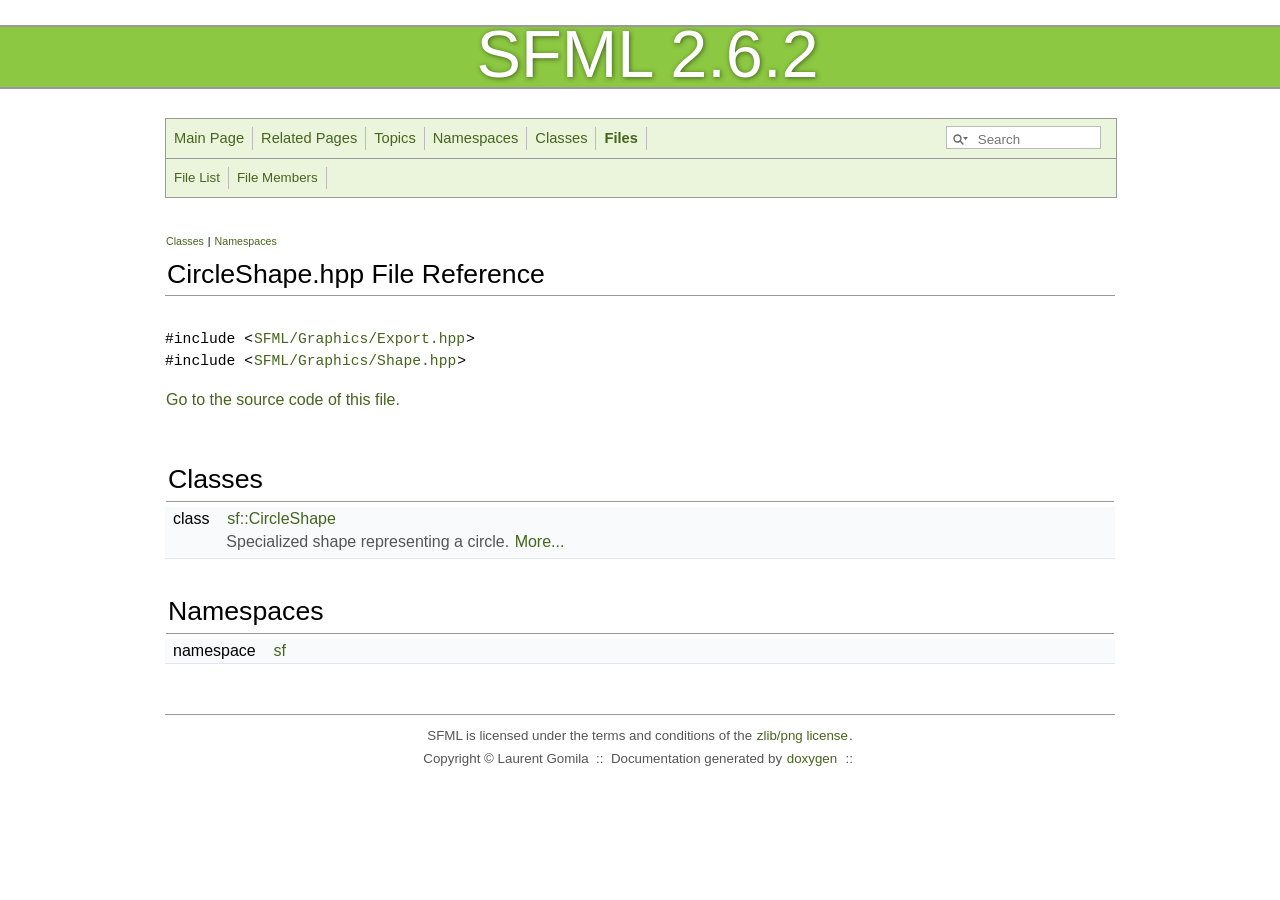
<file: projects/TICTACTOE/source project/SFML-2.6.2/doc/SFML/html/CircleShape_8hpp.html>
<!DOCTYPE html PUBLIC "-//W3C//DTD XHTML 1.0 Transitional//EN" "http://www.w3.org/TR/xhtml1/DTD/xhtml1-transitional.dtd">
<html xmlns="http://www.w3.org/1999/xhtml">
    <head>
        <title>SFML - Simple and Fast Multimedia Library</title>
        <meta http-equiv="Content-Type" content="text/html;charset=UTF-8" />
        <link rel="stylesheet" type="text/css" href="doxygen.css" title="default" media="screen,print" />
        <script type="text/javascript" src="jquery.js"></script>
        <script type="text/javascript" src="dynsections.js"></script>
        <script type="text/javascript" src="clipboard.js"></script>
        <script type="text/javascript" src="cookie.js"></script>
        <link rel="stylesheet" type="text/css" href="search/search.css" />
        <link rel="stylesheet" type="text/css" href="searchOverrides.css" />
        <script type="text/javascript" src="search/searchdata.js"></script>
        <script type="text/javascript" src="search/search.js"></script>
        <script type="text/javascript">
        /* @license magnet:?xt=urn:btih:d3d9a9a6595521f9666a5e94cc830dab83b65699&amp;dn=expat.txt MIT */
          $(document).ready(function() { init_search(); });
        /* @license-end */
        </script>
    </head>
    <body>
        <div id="banner-container">
            <div id="banner">
                <span id="sfml">SFML 2.6.2</span>
            </div>
        </div>
        <div id="content">
            <div>
<!-- Generated by Doxygen 1.12.0 -->
<script type="text/javascript">
/* @license magnet:?xt=urn:btih:d3d9a9a6595521f9666a5e94cc830dab83b65699&amp;dn=expat.txt MIT */
var searchBox = new SearchBox("searchBox", "search/",'.html');
/* @license-end */
</script>
<script type="text/javascript">
/* @license magnet:?xt=urn:btih:d3d9a9a6595521f9666a5e94cc830dab83b65699&amp;dn=expat.txt MIT */
$(function() { codefold.init(0); });
/* @license-end */
</script>
  <div id="navrow1" class="tabs">
    <ul class="tablist">
      <li><a href="index.html"><span>Main&#160;Page</span></a></li>
      <li><a href="pages.html"><span>Related&#160;Pages</span></a></li>
      <li><a href="topics.html"><span>Topics</span></a></li>
      <li><a href="namespaces.html"><span>Namespaces</span></a></li>
      <li><a href="annotated.html"><span>Classes</span></a></li>
      <li class="current"><a href="files.html"><span>Files</span></a></li>
      <li>
        <div id="MSearchBox" class="MSearchBoxInactive">
        <span class="left">
          <span id="MSearchSelect"                onmouseover="return searchBox.OnSearchSelectShow()"                onmouseout="return searchBox.OnSearchSelectHide()">&#160;</span>
          <input type="text" id="MSearchField" value="" placeholder="Search" accesskey="S"
               onfocus="searchBox.OnSearchFieldFocus(true)" 
               onblur="searchBox.OnSearchFieldFocus(false)" 
               onkeyup="searchBox.OnSearchFieldChange(event)"/>
          </span><span class="right">
            <a id="MSearchClose" href="javascript:searchBox.CloseResultsWindow()"><img id="MSearchCloseImg" border="0" src="search/close.svg" alt=""/></a>
          </span>
        </div>
      </li>
    </ul>
  </div>
  <div id="navrow2" class="tabs2">
    <ul class="tablist">
      <li><a href="files.html"><span>File&#160;List</span></a></li>
      <li><a href="globals.html"><span>File&#160;Members</span></a></li>
    </ul>
  </div>
<script type="text/javascript">
/* @license magnet:?xt=urn:btih:d3d9a9a6595521f9666a5e94cc830dab83b65699&amp;dn=expat.txt MIT */
$(function(){ initResizable(false); });
/* @license-end */
</script>
<!-- window showing the filter options -->
<div id="MSearchSelectWindow"
     onmouseover="return searchBox.OnSearchSelectShow()"
     onmouseout="return searchBox.OnSearchSelectHide()"
     onkeydown="return searchBox.OnSearchSelectKey(event)">
</div>

<!-- iframe showing the search results (closed by default) -->
<div id="MSearchResultsWindow">
<div id="MSearchResults">
<div class="SRPage">
<div id="SRIndex">
<div id="SRResults"></div>
<div class="SRStatus" id="Loading">Loading...</div>
<div class="SRStatus" id="Searching">Searching...</div>
<div class="SRStatus" id="NoMatches">No Matches</div>
</div>
</div>
</div>
</div>

<div id="nav-path" class="navpath">
  <ul>
<li class="navelem"><a class="el" href="dir_d44c64559bbebec7f509842c48db8b23.html">include</a></li><li class="navelem"><a class="el" href="dir_c0a853e81d6f1c1f0a3eb7a27dc24256.html">SFML</a></li><li class="navelem"><a class="el" href="dir_e71ec51a9abd604c65f6abb639f6ea75.html">Graphics</a></li>  </ul>
</div>
</div><!-- top -->
<div id="doc-content">
<div class="header">
  <div class="summary">
<a href="#nested-classes">Classes</a> &#124;
<a href="#namespaces">Namespaces</a>  </div>
  <div class="headertitle"><div class="title">CircleShape.hpp File Reference</div></div>
</div><!--header-->
<div class="contents">
<div class="textblock"><code>#include &lt;<a class="el" href="Graphics_2Export_8hpp_source.html">SFML/Graphics/Export.hpp</a>&gt;</code><br />
<code>#include &lt;<a class="el" href="Shape_8hpp_source.html">SFML/Graphics/Shape.hpp</a>&gt;</code><br />
</div>
<p><a href="CircleShape_8hpp_source.html">Go to the source code of this file.</a></p>
<table class="memberdecls">
<tr class="heading"><td colspan="2"><h2 class="groupheader"><a id="nested-classes" name="nested-classes"></a>
Classes</h2></td></tr>
<tr class="memitem:"><td class="memItemLeft" align="right" valign="top">class &#160;</td><td class="memItemRight" valign="bottom"><a class="el" href="classsf_1_1CircleShape.html">sf::CircleShape</a></td></tr>
<tr class="memdesc:"><td class="mdescLeft">&#160;</td><td class="mdescRight">Specialized shape representing a circle.  <a href="classsf_1_1CircleShape.html#details">More...</a><br /></td></tr>
<tr class="separator:"><td class="memSeparator" colspan="2">&#160;</td></tr>
</table><table class="memberdecls">
<tr class="heading"><td colspan="2"><h2 class="groupheader"><a id="namespaces" name="namespaces"></a>
Namespaces</h2></td></tr>
<tr class="memitem:"><td class="memItemLeft" align="right" valign="top">namespace &#160;</td><td class="memItemRight" valign="bottom"><a class="el" href="namespacesf.html">sf</a></td></tr>
<tr class="separator:"><td class="memSeparator" colspan="2">&#160;</td></tr>
</table>
</div><!-- contents -->
        </div>
        <div id="footer-container">
            <div id="footer">
                SFML is licensed under the terms and conditions of the <a href="https://www.sfml-dev.org/license.php">zlib/png license</a>.<br />
                Copyright &copy; Laurent Gomila &nbsp;::&nbsp;
                Documentation generated by <a href="http://www.doxygen.org/" title="doxygen website">doxygen</a> &nbsp;::&nbsp;
            </div>
        </div>
    </body>
</html>
</file>
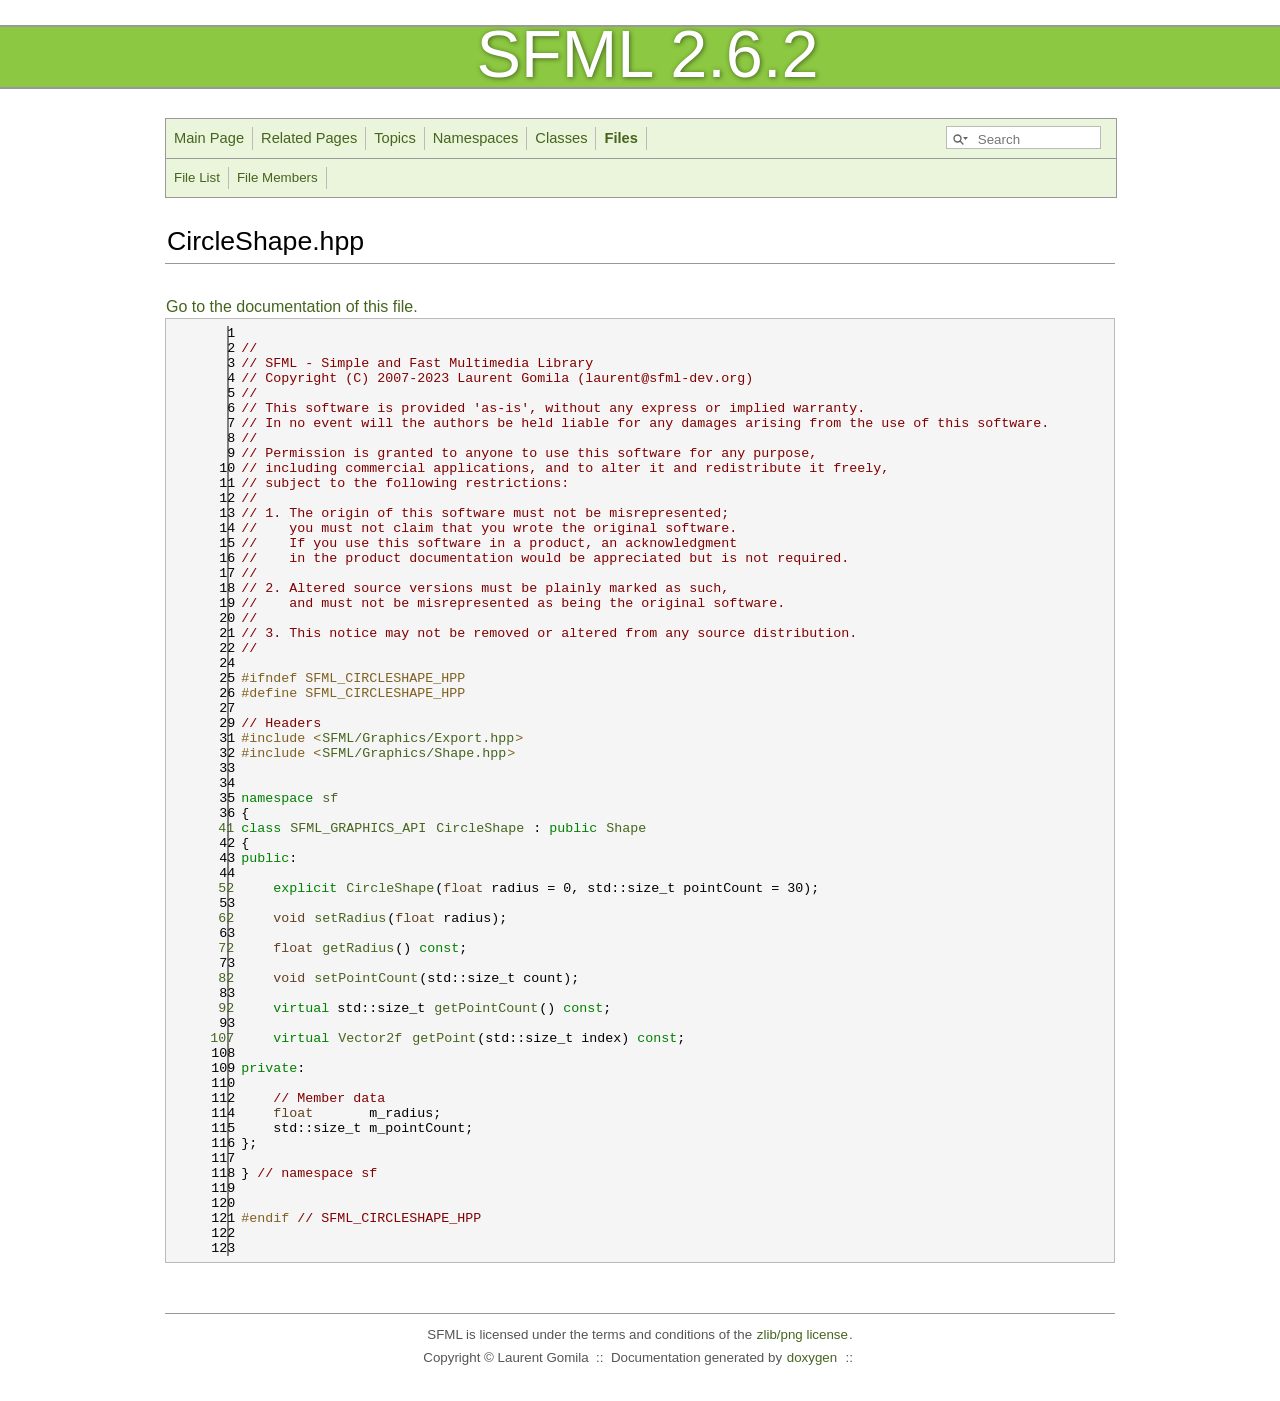
<file: projects/TICTACTOE/source project/SFML-2.6.2/doc/SFML/html/CircleShape_8hpp_source.html>
<!DOCTYPE html PUBLIC "-//W3C//DTD XHTML 1.0 Transitional//EN" "http://www.w3.org/TR/xhtml1/DTD/xhtml1-transitional.dtd">
<html xmlns="http://www.w3.org/1999/xhtml">
    <head>
        <title>SFML - Simple and Fast Multimedia Library</title>
        <meta http-equiv="Content-Type" content="text/html;charset=UTF-8" />
        <link rel="stylesheet" type="text/css" href="doxygen.css" title="default" media="screen,print" />
        <script type="text/javascript" src="jquery.js"></script>
        <script type="text/javascript" src="dynsections.js"></script>
        <script type="text/javascript" src="clipboard.js"></script>
        <script type="text/javascript" src="cookie.js"></script>
        <link rel="stylesheet" type="text/css" href="search/search.css" />
        <link rel="stylesheet" type="text/css" href="searchOverrides.css" />
        <script type="text/javascript" src="search/searchdata.js"></script>
        <script type="text/javascript" src="search/search.js"></script>
        <script type="text/javascript">
        /* @license magnet:?xt=urn:btih:d3d9a9a6595521f9666a5e94cc830dab83b65699&amp;dn=expat.txt MIT */
          $(document).ready(function() { init_search(); });
        /* @license-end */
        </script>
    </head>
    <body>
        <div id="banner-container">
            <div id="banner">
                <span id="sfml">SFML 2.6.2</span>
            </div>
        </div>
        <div id="content">
            <div>
<!-- Generated by Doxygen 1.12.0 -->
<script type="text/javascript">
/* @license magnet:?xt=urn:btih:d3d9a9a6595521f9666a5e94cc830dab83b65699&amp;dn=expat.txt MIT */
var searchBox = new SearchBox("searchBox", "search/",'.html');
/* @license-end */
</script>
<script type="text/javascript">
/* @license magnet:?xt=urn:btih:d3d9a9a6595521f9666a5e94cc830dab83b65699&amp;dn=expat.txt MIT */
$(function() { codefold.init(0); });
/* @license-end */
</script>
  <div id="navrow1" class="tabs">
    <ul class="tablist">
      <li><a href="index.html"><span>Main&#160;Page</span></a></li>
      <li><a href="pages.html"><span>Related&#160;Pages</span></a></li>
      <li><a href="topics.html"><span>Topics</span></a></li>
      <li><a href="namespaces.html"><span>Namespaces</span></a></li>
      <li><a href="annotated.html"><span>Classes</span></a></li>
      <li class="current"><a href="files.html"><span>Files</span></a></li>
      <li>
        <div id="MSearchBox" class="MSearchBoxInactive">
        <span class="left">
          <span id="MSearchSelect"                onmouseover="return searchBox.OnSearchSelectShow()"                onmouseout="return searchBox.OnSearchSelectHide()">&#160;</span>
          <input type="text" id="MSearchField" value="" placeholder="Search" accesskey="S"
               onfocus="searchBox.OnSearchFieldFocus(true)" 
               onblur="searchBox.OnSearchFieldFocus(false)" 
               onkeyup="searchBox.OnSearchFieldChange(event)"/>
          </span><span class="right">
            <a id="MSearchClose" href="javascript:searchBox.CloseResultsWindow()"><img id="MSearchCloseImg" border="0" src="search/close.svg" alt=""/></a>
          </span>
        </div>
      </li>
    </ul>
  </div>
  <div id="navrow2" class="tabs2">
    <ul class="tablist">
      <li><a href="files.html"><span>File&#160;List</span></a></li>
      <li><a href="globals.html"><span>File&#160;Members</span></a></li>
    </ul>
  </div>
<script type="text/javascript">
/* @license magnet:?xt=urn:btih:d3d9a9a6595521f9666a5e94cc830dab83b65699&amp;dn=expat.txt MIT */
$(function(){ initResizable(false); });
/* @license-end */
</script>
<!-- window showing the filter options -->
<div id="MSearchSelectWindow"
     onmouseover="return searchBox.OnSearchSelectShow()"
     onmouseout="return searchBox.OnSearchSelectHide()"
     onkeydown="return searchBox.OnSearchSelectKey(event)">
</div>

<!-- iframe showing the search results (closed by default) -->
<div id="MSearchResultsWindow">
<div id="MSearchResults">
<div class="SRPage">
<div id="SRIndex">
<div id="SRResults"></div>
<div class="SRStatus" id="Loading">Loading...</div>
<div class="SRStatus" id="Searching">Searching...</div>
<div class="SRStatus" id="NoMatches">No Matches</div>
</div>
</div>
</div>
</div>

<div id="nav-path" class="navpath">
  <ul>
<li class="navelem"><a class="el" href="dir_d44c64559bbebec7f509842c48db8b23.html">include</a></li><li class="navelem"><a class="el" href="dir_c0a853e81d6f1c1f0a3eb7a27dc24256.html">SFML</a></li><li class="navelem"><a class="el" href="dir_e71ec51a9abd604c65f6abb639f6ea75.html">Graphics</a></li>  </ul>
</div>
</div><!-- top -->
<div id="doc-content">
<div class="header">
  <div class="headertitle"><div class="title">CircleShape.hpp</div></div>
</div><!--header-->
<div class="contents">
<a href="CircleShape_8hpp.html">Go to the documentation of this file.</a><div class="fragment"><div class="line"><a id="l00001" name="l00001"></a><span class="lineno">    1</span> </div>
<div class="line"><a id="l00002" name="l00002"></a><span class="lineno">    2</span><span class="comment">//</span></div>
<div class="line"><a id="l00003" name="l00003"></a><span class="lineno">    3</span><span class="comment">// SFML - Simple and Fast Multimedia Library</span></div>
<div class="line"><a id="l00004" name="l00004"></a><span class="lineno">    4</span><span class="comment">// Copyright (C) 2007-2023 Laurent Gomila (laurent@sfml-dev.org)</span></div>
<div class="line"><a id="l00005" name="l00005"></a><span class="lineno">    5</span><span class="comment">//</span></div>
<div class="line"><a id="l00006" name="l00006"></a><span class="lineno">    6</span><span class="comment">// This software is provided &#39;as-is&#39;, without any express or implied warranty.</span></div>
<div class="line"><a id="l00007" name="l00007"></a><span class="lineno">    7</span><span class="comment">// In no event will the authors be held liable for any damages arising from the use of this software.</span></div>
<div class="line"><a id="l00008" name="l00008"></a><span class="lineno">    8</span><span class="comment">//</span></div>
<div class="line"><a id="l00009" name="l00009"></a><span class="lineno">    9</span><span class="comment">// Permission is granted to anyone to use this software for any purpose,</span></div>
<div class="line"><a id="l00010" name="l00010"></a><span class="lineno">   10</span><span class="comment">// including commercial applications, and to alter it and redistribute it freely,</span></div>
<div class="line"><a id="l00011" name="l00011"></a><span class="lineno">   11</span><span class="comment">// subject to the following restrictions:</span></div>
<div class="line"><a id="l00012" name="l00012"></a><span class="lineno">   12</span><span class="comment">//</span></div>
<div class="line"><a id="l00013" name="l00013"></a><span class="lineno">   13</span><span class="comment">// 1. The origin of this software must not be misrepresented;</span></div>
<div class="line"><a id="l00014" name="l00014"></a><span class="lineno">   14</span><span class="comment">//    you must not claim that you wrote the original software.</span></div>
<div class="line"><a id="l00015" name="l00015"></a><span class="lineno">   15</span><span class="comment">//    If you use this software in a product, an acknowledgment</span></div>
<div class="line"><a id="l00016" name="l00016"></a><span class="lineno">   16</span><span class="comment">//    in the product documentation would be appreciated but is not required.</span></div>
<div class="line"><a id="l00017" name="l00017"></a><span class="lineno">   17</span><span class="comment">//</span></div>
<div class="line"><a id="l00018" name="l00018"></a><span class="lineno">   18</span><span class="comment">// 2. Altered source versions must be plainly marked as such,</span></div>
<div class="line"><a id="l00019" name="l00019"></a><span class="lineno">   19</span><span class="comment">//    and must not be misrepresented as being the original software.</span></div>
<div class="line"><a id="l00020" name="l00020"></a><span class="lineno">   20</span><span class="comment">//</span></div>
<div class="line"><a id="l00021" name="l00021"></a><span class="lineno">   21</span><span class="comment">// 3. This notice may not be removed or altered from any source distribution.</span></div>
<div class="line"><a id="l00022" name="l00022"></a><span class="lineno">   22</span><span class="comment">//</span></div>
<div class="line"><a id="l00024" name="l00024"></a><span class="lineno">   24</span> </div>
<div class="line"><a id="l00025" name="l00025"></a><span class="lineno">   25</span><span class="preprocessor">#ifndef SFML_CIRCLESHAPE_HPP</span></div>
<div class="line"><a id="l00026" name="l00026"></a><span class="lineno">   26</span><span class="preprocessor">#define SFML_CIRCLESHAPE_HPP</span></div>
<div class="line"><a id="l00027" name="l00027"></a><span class="lineno">   27</span> </div>
<div class="line"><a id="l00029" name="l00029"></a><span class="lineno">   29</span><span class="comment">// Headers</span></div>
<div class="line"><a id="l00031" name="l00031"></a><span class="lineno">   31</span><span class="preprocessor">#include &lt;<a class="code" href="Graphics_2Export_8hpp.html">SFML/Graphics/Export.hpp</a>&gt;</span></div>
<div class="line"><a id="l00032" name="l00032"></a><span class="lineno">   32</span><span class="preprocessor">#include &lt;<a class="code" href="Shape_8hpp.html">SFML/Graphics/Shape.hpp</a>&gt;</span></div>
<div class="line"><a id="l00033" name="l00033"></a><span class="lineno">   33</span> </div>
<div class="line"><a id="l00034" name="l00034"></a><span class="lineno">   34</span> </div>
<div class="line"><a id="l00035" name="l00035"></a><span class="lineno">   35</span><span class="keyword">namespace </span><a class="code hl_namespace" href="namespacesf.html">sf</a></div>
<div class="line"><a id="l00036" name="l00036"></a><span class="lineno">   36</span>{</div>
<div class="foldopen" id="foldopen00041" data-start="{" data-end="};">
<div class="line"><a id="l00041" name="l00041"></a><span class="lineno"><a class="line" href="classsf_1_1CircleShape.html">   41</a></span><span class="keyword">class </span><a class="code hl_define" href="Graphics_2Export_8hpp.html#ab84c9f1035e146917de3bc0f98d72b35">SFML_GRAPHICS_API</a> <a class="code hl_class" href="classsf_1_1CircleShape.html">CircleShape</a> : <span class="keyword">public</span> <a class="code hl_class" href="classsf_1_1Shape.html">Shape</a></div>
<div class="line"><a id="l00042" name="l00042"></a><span class="lineno">   42</span>{</div>
<div class="line"><a id="l00043" name="l00043"></a><span class="lineno">   43</span><span class="keyword">public</span>:</div>
<div class="line"><a id="l00044" name="l00044"></a><span class="lineno">   44</span> </div>
<div class="line"><a id="l00052" name="l00052"></a><span class="lineno"><a class="line" href="classsf_1_1CircleShape.html#aaebe705e7180cd55588eb19488af3af1">   52</a></span>    <span class="keyword">explicit</span> <a class="code hl_function" href="classsf_1_1CircleShape.html#aaebe705e7180cd55588eb19488af3af1">CircleShape</a>(<span class="keywordtype">float</span> radius = 0, std::size_t pointCount = 30);</div>
<div class="line"><a id="l00053" name="l00053"></a><span class="lineno">   53</span> </div>
<div class="line"><a id="l00062" name="l00062"></a><span class="lineno"><a class="line" href="classsf_1_1CircleShape.html#a21cdf85fc2f201e10222a241af864be0">   62</a></span>    <span class="keywordtype">void</span> <a class="code hl_function" href="classsf_1_1CircleShape.html#a21cdf85fc2f201e10222a241af864be0">setRadius</a>(<span class="keywordtype">float</span> radius);</div>
<div class="line"><a id="l00063" name="l00063"></a><span class="lineno">   63</span> </div>
<div class="line"><a id="l00072" name="l00072"></a><span class="lineno"><a class="line" href="classsf_1_1CircleShape.html#aa3dd5a1b5031486ce5b6f09d43674aa3">   72</a></span>    <span class="keywordtype">float</span> <a class="code hl_function" href="classsf_1_1CircleShape.html#aa3dd5a1b5031486ce5b6f09d43674aa3">getRadius</a>() <span class="keyword">const</span>;</div>
<div class="line"><a id="l00073" name="l00073"></a><span class="lineno">   73</span> </div>
<div class="line"><a id="l00082" name="l00082"></a><span class="lineno"><a class="line" href="classsf_1_1CircleShape.html#a16590ee7bdf5c9f752275468a4997bed">   82</a></span>    <span class="keywordtype">void</span> <a class="code hl_function" href="classsf_1_1CircleShape.html#a16590ee7bdf5c9f752275468a4997bed">setPointCount</a>(std::size_t count);</div>
<div class="line"><a id="l00083" name="l00083"></a><span class="lineno">   83</span> </div>
<div class="line"><a id="l00092" name="l00092"></a><span class="lineno"><a class="line" href="classsf_1_1CircleShape.html#a014d29ec11e8afa4dce50e7047d99601">   92</a></span>    <span class="keyword">virtual</span> std::size_t <a class="code hl_function" href="classsf_1_1CircleShape.html#a014d29ec11e8afa4dce50e7047d99601">getPointCount</a>() <span class="keyword">const</span>;</div>
<div class="line"><a id="l00093" name="l00093"></a><span class="lineno">   93</span> </div>
<div class="line"><a id="l00107" name="l00107"></a><span class="lineno"><a class="line" href="classsf_1_1CircleShape.html#a2d7f9715502b960b92387102fddb8736">  107</a></span>    <span class="keyword">virtual</span> <a class="code hl_class" href="classsf_1_1Vector2.html">Vector2f</a> <a class="code hl_function" href="classsf_1_1CircleShape.html#a2d7f9715502b960b92387102fddb8736">getPoint</a>(std::size_t index) <span class="keyword">const</span>;</div>
<div class="line"><a id="l00108" name="l00108"></a><span class="lineno">  108</span> </div>
<div class="line"><a id="l00109" name="l00109"></a><span class="lineno">  109</span><span class="keyword">private</span>:</div>
<div class="line"><a id="l00110" name="l00110"></a><span class="lineno">  110</span> </div>
<div class="line"><a id="l00112" name="l00112"></a><span class="lineno">  112</span>    <span class="comment">// Member data</span></div>
<div class="line"><a id="l00114" name="l00114"></a><span class="lineno">  114</span>    <span class="keywordtype">float</span>       m_radius;     </div>
<div class="line"><a id="l00115" name="l00115"></a><span class="lineno">  115</span>    std::size_t m_pointCount; </div>
<div class="line"><a id="l00116" name="l00116"></a><span class="lineno">  116</span>};</div>
</div>
<div class="line"><a id="l00117" name="l00117"></a><span class="lineno">  117</span> </div>
<div class="line"><a id="l00118" name="l00118"></a><span class="lineno">  118</span>} <span class="comment">// namespace sf</span></div>
<div class="line"><a id="l00119" name="l00119"></a><span class="lineno">  119</span> </div>
<div class="line"><a id="l00120" name="l00120"></a><span class="lineno">  120</span> </div>
<div class="line"><a id="l00121" name="l00121"></a><span class="lineno">  121</span><span class="preprocessor">#endif </span><span class="comment">// SFML_CIRCLESHAPE_HPP</span></div>
<div class="line"><a id="l00122" name="l00122"></a><span class="lineno">  122</span> </div>
<div class="line"><a id="l00123" name="l00123"></a><span class="lineno">  123</span> </div>
<div class="ttc" id="aGraphics_2Export_8hpp_html"><div class="ttname"><a href="Graphics_2Export_8hpp.html">Export.hpp</a></div></div>
<div class="ttc" id="aGraphics_2Export_8hpp_html_ab84c9f1035e146917de3bc0f98d72b35"><div class="ttname"><a href="Graphics_2Export_8hpp.html#ab84c9f1035e146917de3bc0f98d72b35">SFML_GRAPHICS_API</a></div><div class="ttdeci">#define SFML_GRAPHICS_API</div><div class="ttdef"><b>Definition</b> <a href="Graphics_2Export_8hpp_source.html#l00043">Graphics/Export.hpp:43</a></div></div>
<div class="ttc" id="aShape_8hpp_html"><div class="ttname"><a href="Shape_8hpp.html">Shape.hpp</a></div></div>
<div class="ttc" id="aclasssf_1_1CircleShape_html"><div class="ttname"><a href="classsf_1_1CircleShape.html">sf::CircleShape</a></div><div class="ttdoc">Specialized shape representing a circle.</div><div class="ttdef"><b>Definition</b> <a href="#l00041">CircleShape.hpp:42</a></div></div>
<div class="ttc" id="aclasssf_1_1CircleShape_html_a014d29ec11e8afa4dce50e7047d99601"><div class="ttname"><a href="classsf_1_1CircleShape.html#a014d29ec11e8afa4dce50e7047d99601">sf::CircleShape::getPointCount</a></div><div class="ttdeci">virtual std::size_t getPointCount() const</div><div class="ttdoc">Get the number of points of the circle.</div></div>
<div class="ttc" id="aclasssf_1_1CircleShape_html_a16590ee7bdf5c9f752275468a4997bed"><div class="ttname"><a href="classsf_1_1CircleShape.html#a16590ee7bdf5c9f752275468a4997bed">sf::CircleShape::setPointCount</a></div><div class="ttdeci">void setPointCount(std::size_t count)</div><div class="ttdoc">Set the number of points of the circle.</div></div>
<div class="ttc" id="aclasssf_1_1CircleShape_html_a21cdf85fc2f201e10222a241af864be0"><div class="ttname"><a href="classsf_1_1CircleShape.html#a21cdf85fc2f201e10222a241af864be0">sf::CircleShape::setRadius</a></div><div class="ttdeci">void setRadius(float radius)</div><div class="ttdoc">Set the radius of the circle.</div></div>
<div class="ttc" id="aclasssf_1_1CircleShape_html_a2d7f9715502b960b92387102fddb8736"><div class="ttname"><a href="classsf_1_1CircleShape.html#a2d7f9715502b960b92387102fddb8736">sf::CircleShape::getPoint</a></div><div class="ttdeci">virtual Vector2f getPoint(std::size_t index) const</div><div class="ttdoc">Get a point of the circle.</div></div>
<div class="ttc" id="aclasssf_1_1CircleShape_html_aa3dd5a1b5031486ce5b6f09d43674aa3"><div class="ttname"><a href="classsf_1_1CircleShape.html#aa3dd5a1b5031486ce5b6f09d43674aa3">sf::CircleShape::getRadius</a></div><div class="ttdeci">float getRadius() const</div><div class="ttdoc">Get the radius of the circle.</div></div>
<div class="ttc" id="aclasssf_1_1CircleShape_html_aaebe705e7180cd55588eb19488af3af1"><div class="ttname"><a href="classsf_1_1CircleShape.html#aaebe705e7180cd55588eb19488af3af1">sf::CircleShape::CircleShape</a></div><div class="ttdeci">CircleShape(float radius=0, std::size_t pointCount=30)</div><div class="ttdoc">Default constructor.</div></div>
<div class="ttc" id="aclasssf_1_1Shape_html"><div class="ttname"><a href="classsf_1_1Shape.html">sf::Shape</a></div><div class="ttdoc">Base class for textured shapes with outline.</div><div class="ttdef"><b>Definition</b> <a href="Shape_8hpp_source.html#l00044">Shape.hpp:45</a></div></div>
<div class="ttc" id="aclasssf_1_1Vector2_html"><div class="ttname"><a href="classsf_1_1Vector2.html">sf::Vector2&lt; float &gt;</a></div></div>
<div class="ttc" id="anamespacesf_html"><div class="ttname"><a href="namespacesf.html">sf</a></div><div class="ttdef"><b>Definition</b> <a href="AlResource_8hpp_source.html#l00034">AlResource.hpp:35</a></div></div>
</div><!-- fragment --></div><!-- contents -->
        </div>
        <div id="footer-container">
            <div id="footer">
                SFML is licensed under the terms and conditions of the <a href="https://www.sfml-dev.org/license.php">zlib/png license</a>.<br />
                Copyright &copy; Laurent Gomila &nbsp;::&nbsp;
                Documentation generated by <a href="http://www.doxygen.org/" title="doxygen website">doxygen</a> &nbsp;::&nbsp;
            </div>
        </div>
    </body>
</html>
</file>
<file: sam/styles.css>
/* ==========================================================================
   Samantha A. Caermare — Portfolio Stylesheet
   Theme: gradient pastel blue / modern coding
   Modes: dark (default) + light, toggled via [data-theme] on the root element
   ========================================================================== */

/* --------------------------------------------------------------------------
   1. Design tokens
   -------------------------------------------------------------------------- */
:root {
  --font-sans: "Inter", "Segoe UI", system-ui, -apple-system, "Helvetica Neue", sans-serif;
  --font-mono: "JetBrains Mono", "Cascadia Code", "Fira Code", Consolas, monospace;

  /* Brand gradient — pastel blue */
  --grad-1: #6c8ce0;
  --grad-2: #7fc8f8;
  --grad-3: #a9e5e0;
  --grad-4: #c3b6f2;
  --grad-full: linear-gradient(120deg, var(--grad-1) 0%, var(--grad-2) 45%, var(--grad-3) 100%);

  --radius-sm: 10px;
  --radius-md: 16px;
  --radius-lg: 24px;

  --maxw: 1120px;
  --gutter: clamp(1.1rem, 4vw, 3rem);

  --ease: cubic-bezier(0.22, 0.75, 0.28, 1);
  --dur: 0.45s;

  --step: 3.25rem;
}

/* Dark (default) */
:root,
:root[data-theme="dark"] {
  --bg: #080c1a;
  --bg-2: #0b1226;
  --surface: rgba(255, 255, 255, 0.045);
  --surface-2: rgba(255, 255, 255, 0.075);
  --border: rgba(148, 178, 255, 0.16);
  --border-strong: rgba(148, 178, 255, 0.32);

  --text: #e8edfb;
  --text-muted: #a3b0d0;
  --text-dim: #7f8cb0;

  --accent: #8fb6ff;
  --accent-soft: rgba(111, 154, 255, 0.16);
  --code-bg: rgba(4, 8, 20, 0.72);
  --shadow: 0 24px 60px -28px rgba(0, 0, 0, 0.85);
  --glow: 0 0 0 1px rgba(143, 182, 255, 0.18), 0 22px 50px -26px rgba(90, 140, 255, 0.55);
  --blob-1: rgba(108, 140, 224, 0.30);
  --blob-2: rgba(127, 200, 248, 0.22);
  --blob-3: rgba(169, 229, 224, 0.16);
  color-scheme: dark;
}

/* Light */
:root[data-theme="light"] {
  --bg: #f5f8ff;
  --bg-2: #eef3fd;
  --surface: rgba(255, 255, 255, 0.78);
  --surface-2: rgba(255, 255, 255, 0.95);
  --border: rgba(35, 74, 150, 0.13);
  --border-strong: rgba(35, 74, 150, 0.26);

  --text: #141c30;
  --text-muted: #465873;
  --text-dim: #68789a;

  --accent: #3f63c9;
  --accent-soft: rgba(63, 99, 201, 0.10);
  --code-bg: rgba(16, 26, 48, 0.96);
  --shadow: 0 20px 50px -30px rgba(24, 52, 110, 0.5);
  --glow: 0 0 0 1px rgba(63, 99, 201, 0.14), 0 20px 44px -28px rgba(63, 99, 201, 0.45);
  --blob-1: rgba(108, 140, 224, 0.28);
  --blob-2: rgba(127, 200, 248, 0.30);
  --blob-3: rgba(169, 229, 224, 0.28);
  color-scheme: light;
}

/* --------------------------------------------------------------------------
   2. Base
   -------------------------------------------------------------------------- */
*,
*::before,
*::after { box-sizing: border-box; }

html {
  scroll-behavior: smooth;
  scroll-padding-top: 5.5rem;
  -webkit-text-size-adjust: 100%;
}

body {
  margin: 0;
  min-height: 100%;
  font-family: var(--font-sans);
  font-size: 1rem;
  line-height: 1.68;
  color: var(--text);
  background: var(--bg);
  overflow-x: hidden;
  transition: background var(--dur) var(--ease), color var(--dur) var(--ease);
}

/* Ambient gradient field */
body::before {
  content: "";
  position: fixed;
  inset: -25%;
  z-index: -2;
  background:
    radial-gradient(38rem 38rem at 12% 8%, var(--blob-1), transparent 60%),
    radial-gradient(34rem 34rem at 88% 12%, var(--blob-2), transparent 62%),
    radial-gradient(40rem 40rem at 70% 92%, var(--blob-3), transparent 62%),
    linear-gradient(160deg, var(--bg) 0%, var(--bg-2) 100%);
  animation: drift 26s ease-in-out infinite alternate;
  pointer-events: none;
}

/* Faint grid — the "coding" texture */
body::after {
  content: "";
  position: fixed;
  inset: 0;
  z-index: -1;
  background-image:
    linear-gradient(rgba(140, 170, 240, 0.055) 1px, transparent 1px),
    linear-gradient(90deg, rgba(140, 170, 240, 0.055) 1px, transparent 1px);
  background-size: 56px 56px;
  mask-image: radial-gradient(70% 60% at 50% 30%, #000 0%, transparent 100%);
  -webkit-mask-image: radial-gradient(70% 60% at 50% 30%, #000 0%, transparent 100%);
  pointer-events: none;
}

@keyframes drift {
  0%   { transform: translate3d(0, 0, 0) scale(1); }
  50%  { transform: translate3d(2%, -2%, 0) scale(1.05); }
  100% { transform: translate3d(-2%, 2%, 0) scale(1); }
}

h1, h2, h3, h4 {
  margin: 0;
  line-height: 1.18;
  letter-spacing: -0.02em;
  font-weight: 700;
}

p { margin: 0 0 1rem; }
p:last-child { margin-bottom: 0; }

a { color: var(--accent); text-decoration: none; }

code, kbd, pre { font-family: var(--font-mono); }

:focus-visible {
  outline: 2px solid var(--accent);
  outline-offset: 3px;
  border-radius: 6px;
}

::selection {
  background: rgba(127, 200, 248, 0.32);
  color: var(--text);
}

.visually-hidden {
  position: absolute !important;
  width: 1px;
  height: 1px;
  margin: -1px;
  padding: 0;
  overflow: hidden;
  clip: rect(0 0 0 0);
  clip-path: inset(50%);
  white-space: nowrap;
  border: 0;
}

.skip-link {
  position: absolute;
  left: -9999px;
  top: 0;
  z-index: 200;
  padding: 0.7rem 1.1rem;
  background: var(--surface-2);
  border: 1px solid var(--border-strong);
  border-radius: var(--radius-sm);
}
.skip-link:focus { left: 1rem; top: 1rem; }

/* --------------------------------------------------------------------------
   3. Layout helpers
   -------------------------------------------------------------------------- */
.wrap {
  width: 100%;
  max-width: var(--maxw);
  margin-inline: auto;
  padding-inline: var(--gutter);
}

.section { padding-block: var(--step); }

.grad-text {
  background: var(--grad-full);
  -webkit-background-clip: text;
  background-clip: text;
  color: transparent;
}

/* --------------------------------------------------------------------------
   4. Header / navigation
   -------------------------------------------------------------------------- */
.site-header {
  position: sticky;
  top: 0;
  z-index: 100;
  backdrop-filter: blur(14px) saturate(140%);
  -webkit-backdrop-filter: blur(14px) saturate(140%);
  background: color-mix(in srgb, var(--bg) 78%, transparent);
  border-bottom: 1px solid transparent;
  transition: border-color var(--dur) var(--ease), background var(--dur) var(--ease);
}

.site-header[data-scrolled="true"] {
  border-bottom-color: var(--border);
}

.nav {
  display: flex;
  align-items: center;
  justify-content: space-between;
  gap: 1rem;
  min-height: 4.25rem;
}

.brand {
  display: inline-flex;
  align-items: center;
  gap: 0.7rem;
  font-family: var(--font-mono);
  font-weight: 700;
  font-size: 0.95rem;
  letter-spacing: 0.02em;
  color: var(--text);
}

.brand__mark {
  display: grid;
  place-items: center;
  width: 2.1rem;
  height: 2.1rem;
  border-radius: 9px;
  background: var(--grad-full);
  color: #fff;
  font-size: 0.85rem;
  box-shadow: 0 8px 20px -12px rgba(108, 140, 224, 0.9);
}

.brand__text { white-space: nowrap; }
.brand__text span { color: var(--text-dim); font-weight: 500; }

.nav__links {
  display: flex;
  align-items: center;
  gap: 0.35rem;
  list-style: none;
  margin: 0;
  padding: 0;
}

.nav__links a {
  display: block;
  padding: 0.4rem 0.7rem;
  border-radius: 8px;
  font-size: 0.88rem;
  color: var(--text-muted);
  transition: color 0.2s var(--ease), background 0.2s var(--ease);
}

.nav__links a:hover {
  color: var(--text);
  background: var(--surface-2);
}

.nav__actions {
  display: flex;
  align-items: center;
  gap: 0.5rem;
}

/* Icon button (theme toggle) */
.icon-btn {
  display: grid;
  place-items: center;
  width: 2.35rem;
  height: 2.35rem;
  padding: 0;
  border: 1px solid var(--border);
  border-radius: 10px;
  background: var(--surface);
  color: var(--text-muted);
  cursor: pointer;
  transition: color 0.2s var(--ease), border-color 0.2s var(--ease),
              background 0.2s var(--ease), transform 0.2s var(--ease);
}

.icon-btn:hover {
  color: var(--text);
  border-color: var(--border-strong);
  background: var(--surface-2);
  transform: translateY(-1px);
}

.icon-btn svg { width: 1.15rem; height: 1.15rem; }

/* Swap sun/moon based on active theme */
[data-theme="dark"] .icon-sun,
[data-theme="light"] .icon-moon { display: none; }

/* Mobile menu toggle */
.nav__toggle { display: none; }

@media (max-width: 900px) {
  .nav__toggle { display: grid; }
  .nav__links {
    position: absolute;
    top: calc(100% + 0.5rem);
    right: var(--gutter);
    left: var(--gutter);
    flex-direction: column;
    align-items: stretch;
    gap: 0.15rem;
    padding: 0.6rem;
    border: 1px solid var(--border);
    border-radius: var(--radius-md);
    background: var(--surface-2);
    box-shadow: var(--shadow);
    opacity: 0;
    visibility: hidden;
    transform: translateY(-8px);
    transition: opacity 0.25s var(--ease), transform 0.25s var(--ease), visibility 0.25s;
  }
  .nav__links[data-open="true"] {
    opacity: 1;
    visibility: visible;
    transform: translateY(0);
  }
  .nav__links a { padding: 0.65rem 0.8rem; }
}

/* --------------------------------------------------------------------------
   5. Buttons & chips
   -------------------------------------------------------------------------- */
.btn {
  display: inline-flex;
  align-items: center;
  gap: 0.55rem;
  padding: 0.78rem 1.35rem;
  border: 1px solid transparent;
  border-radius: 999px;
  font-size: 0.92rem;
  font-weight: 600;
  line-height: 1;
  white-space: nowrap;
  cursor: pointer;
  transition: transform 0.2s var(--ease), box-shadow 0.2s var(--ease),
              background 0.2s var(--ease), border-color 0.2s var(--ease), color 0.2s var(--ease);
}

.btn svg { width: 1.05rem; height: 1.05rem; flex: none; }

.btn--primary {
  background: var(--grad-full);
  color: #08122a;
  box-shadow: 0 16px 34px -20px rgba(90, 140, 255, 0.95);
}
.btn--primary:hover { transform: translateY(-2px); box-shadow: 0 22px 44px -20px rgba(90, 140, 255, 1); }

.btn--ghost {
  background: var(--surface);
  border-color: var(--border);
  color: var(--text);
}
.btn--ghost:hover {
  transform: translateY(-2px);
  border-color: var(--border-strong);
  background: var(--surface-2);
}

.btn--sm { padding: 0.55rem 1rem; font-size: 0.84rem; }

/* Placeholder link state (never a fake URL) */
.btn--todo,
.btn--todo:hover {
  cursor: default;
  background: transparent;
  border: 1px dashed var(--border-strong);
  color: var(--text-dim);
  box-shadow: none;
  transform: none;
}

.chip {
  display: inline-flex;
  align-items: center;
  gap: 0.4rem;
  padding: 0.3rem 0.7rem;
  border: 1px solid var(--border);
  border-radius: 999px;
  background: var(--surface);
  font-family: var(--font-mono);
  font-size: 0.76rem;
  color: var(--text-muted);
  white-space: nowrap;
  transition: border-color 0.2s var(--ease), color 0.2s var(--ease), transform 0.2s var(--ease);
}

a.chip:hover { color: var(--text); border-color: var(--border-strong); transform: translateY(-1px); }

.chip__dot {
  width: 0.42rem;
  height: 0.42rem;
  border-radius: 50%;
  background: var(--grad-full);
  flex: none;
}

.tag-category {
  font-family: var(--font-mono);
  font-size: 0.7rem;
  letter-spacing: 0.1em;
  text-transform: uppercase;
  color: var(--text-dim);
  border: 1px solid var(--border);
  border-radius: 999px;
  padding: 0.24rem 0.6rem;
}

/* --------------------------------------------------------------------------
   6. Section headings
   -------------------------------------------------------------------------- */
.section-head { margin-bottom: 2.2rem; }

.section-head__index {
  font-family: var(--font-mono);
  font-size: 0.78rem;
  letter-spacing: 0.22em;
  color: var(--text-dim);
}

.section-head__title {
  margin: 0.35rem 0 0.55rem;
  font-size: clamp(1.5rem, 3.4vw, 2.1rem);
}

.section-head__sub {
  max-width: 62ch;
  color: var(--text-muted);
  font-size: 0.98rem;
}

.rule {
  height: 1px;
  margin: 0 0 2rem;
  border: 0;
  background: linear-gradient(90deg, var(--border-strong), transparent);
}

/* --------------------------------------------------------------------------
   7. Hero
   -------------------------------------------------------------------------- */
.hero {
  position: relative;
  padding-block: clamp(3.5rem, 9vw, 6.5rem) clamp(2.5rem, 6vw, 4.5rem);
}

.hero__grid {
  display: grid;
  grid-template-columns: minmax(0, 1.08fr) minmax(0, 0.92fr);
  gap: clamp(2rem, 5vw, 3.5rem);
  align-items: center;
}

.eyebrow {
  display: inline-flex;
  align-items: center;
  gap: 0.55rem;
  padding: 0.35rem 0.85rem 0.35rem 0.5rem;
  border: 1px solid var(--border);
  border-radius: 999px;
  background: var(--surface);
  font-family: var(--font-mono);
  font-size: 0.76rem;
  color: var(--text-muted);
}

.pulse {
  position: relative;
  width: 0.5rem;
  height: 0.5rem;
  margin-left: 0.25rem;
  border-radius: 50%;
  background: #6ee7a8;
  flex: none;
}
.pulse::after {
  content: "";
  position: absolute;
  inset: 0;
  border-radius: 50%;
  background: inherit;
  animation: pulse 2.2s var(--ease) infinite;
}
@keyframes pulse {
  0%   { transform: scale(1); opacity: 0.7; }
  70%  { transform: scale(2.4); opacity: 0; }
  100% { transform: scale(2.4); opacity: 0; }
}

.hero__name {
  margin: 1.1rem 0 0.6rem;
  font-size: clamp(2.1rem, 6.2vw, 3.65rem);
  letter-spacing: -0.035em;
}

.hero__role {
  margin: 0 0 1.15rem;
  font-family: var(--font-mono);
  font-size: clamp(0.95rem, 2.1vw, 1.12rem);
  color: var(--text-muted);
}

.hero__typed { color: var(--accent); }

.caret {
  display: inline-block;
  width: 0.55ch;
  height: 1.05em;
  margin-left: 0.1em;
  vertical-align: text-bottom;
  background: var(--accent);
  animation: blink 1.05s steps(2, start) infinite;
}
@keyframes blink { to { visibility: hidden; } }

.hero__lead {
  max-width: 58ch;
  color: var(--text-muted);
  font-size: 1.02rem;
}

.hero__cta {
  display: flex;
  flex-wrap: wrap;
  gap: 0.75rem;
  margin-top: 1.9rem;
}

.hero__meta {
  display: flex;
  flex-wrap: wrap;
  gap: 0.5rem;
  margin-top: 1.6rem;
}

/* Code window decoration */
.codewin {
  position: relative;
  border: 1px solid var(--border);
  border-radius: var(--radius-md);
  background: var(--code-bg);
  box-shadow: var(--shadow);
  overflow: hidden;
}

.codewin::before {
  content: "";
  position: absolute;
  inset: 0 0 auto;
  height: 2.5rem;
  background: linear-gradient(180deg, rgba(255, 255, 255, 0.06), transparent);
  border-bottom: 1px solid rgba(255, 255, 255, 0.07);
}

.codewin__bar {
  position: relative;
  display: flex;
  align-items: center;
  gap: 0.45rem;
  height: 2.5rem;
  padding-inline: 0.95rem;
}

.dot { width: 0.7rem; height: 0.7rem; border-radius: 50%; }
.dot--r { background: #ff5f57; }
.dot--y { background: #febc2e; }
.dot--g { background: #28c840; }

.codewin__file {
  margin-left: auto;
  font-family: var(--font-mono);
  font-size: 0.74rem;
  color: rgba(232, 237, 251, 0.5);
}

.codewin pre {
  margin: 0;
  padding: 0.9rem 1.15rem 1.25rem;
  font-size: 0.82rem;
  line-height: 1.72;
  color: #dbe4ff;
  overflow-x: auto;
  tab-size: 2;
}

.tok-key { color: #9db8ff; }
.tok-type { color: #7fd6c8; }
.tok-str { color: #c8e79a; }
.tok-num { color: #f5c07a; }
.tok-com { color: #6b7799; font-style: italic; }
.tok-fn  { color: #b6a6ff; }
.tok-pun { color: #8b96b8; }

/* --------------------------------------------------------------------------
   8. Positioning cards (Who / What / How)
   -------------------------------------------------------------------------- */
.qgrid {
  display: grid;
  grid-template-columns: repeat(auto-fit, minmax(min(100%, 17rem), 1fr));
  gap: 1.1rem;
}

.qcard {
  position: relative;
  padding: 1.5rem;
  border: 1px solid var(--border);
  border-radius: var(--radius-md);
  background: var(--surface);
  overflow: hidden;
  transition: transform 0.3s var(--ease), border-color 0.3s var(--ease), background 0.3s var(--ease);
}

.qcard::before {
  content: "";
  position: absolute;
  inset: 0 0 auto;
  height: 2px;
  background: var(--grad-full);
  opacity: 0.75;
}

.qcard:hover {
  transform: translateY(-4px);
  border-color: var(--border-strong);
  background: var(--surface-2);
}

.qcard__q {
  font-family: var(--font-mono);
  font-size: 0.74rem;
  letter-spacing: 0.14em;
  text-transform: uppercase;
  color: var(--text-dim);
}

.qcard__a {
  margin: 0.5rem 0 0.85rem;
  font-size: 1.16rem;
  font-weight: 700;
}

.qcard__body { color: var(--text-muted); font-size: 0.94rem; }

/* --------------------------------------------------------------------------
   9. Generic cards
   -------------------------------------------------------------------------- */
.card {
  padding: 1.5rem;
  border: 1px solid var(--border);
  border-radius: var(--radius-md);
  background: var(--surface);
}

.card__title {
  margin-bottom: 0.35rem;
  font-size: 1.06rem;
  display: flex;
  align-items: center;
  gap: 0.6rem;
}

.card__hint { color: var(--text-muted); font-size: 0.93rem; }

.stack { display: grid; gap: 1.1rem; }

.chips {
  display: flex;
  flex-wrap: wrap;
  gap: 0.45rem;
}

/* --------------------------------------------------------------------------
   10. Project cards
   -------------------------------------------------------------------------- */
.projects {
  display: grid;
  gap: 1.4rem;
}

.project {
  position: relative;
  display: grid;
  gap: 1.25rem;
  padding: clamp(1.4rem, 3vw, 2rem);
  border: 1px solid var(--border);
  border-radius: var(--radius-lg);
  background: var(--surface);
  box-shadow: var(--shadow);
  overflow: hidden;
  transition: transform 0.35s var(--ease), border-color 0.35s var(--ease), background 0.35s var(--ease);
}

.project::after {
  content: "";
  position: absolute;
  inset: 0;
  pointer-events: none;
  background: radial-gradient(28rem 18rem at 100% 0%, rgba(127, 200, 248, 0.10), transparent 70%);
  opacity: 0;
  transition: opacity 0.35s var(--ease);
}

.project:hover {
  transform: translateY(-4px);
  border-color: var(--border-strong);
  background: var(--surface-2);
}

.project:hover::after { opacity: 1; }

.project__head {
  display: flex;
  flex-wrap: wrap;
  align-items: center;
  gap: 0.7rem;
}

.project__title {
  font-size: clamp(1.22rem, 2.6vw, 1.5rem);
}

.project__desc {
  max-width: 72ch;
  color: var(--text-muted);
  font-size: 0.97rem;
}

.project__cols {
  display: grid;
  grid-template-columns: repeat(auto-fit, minmax(min(100%, 15rem), 1fr));
  gap: 1rem;
}

.meta-label {
  display: block;
  margin-bottom: 0.45rem;
  font-family: var(--font-mono);
  font-size: 0.7rem;
  letter-spacing: 0.14em;
  text-transform: uppercase;
  color: var(--text-dim);
}

.meta-value { font-size: 0.9rem; color: var(--text-muted); }
.meta-value strong { color: var(--text); font-weight: 600; }

.project__skills {
  display: grid;
  grid-template-columns: repeat(auto-fill, minmax(min(100%, 11.5rem), 1fr));
  gap: 0.4rem 0.75rem;
  margin: 0;
  padding: 0;
  list-style: none;
  font-size: 0.88rem;
  color: var(--text-muted);
}

.project__skills li {
  position: relative;
  padding-left: 1.1rem;
}
.project__skills li::before {
  content: "";
  position: absolute;
  left: 0;
  top: 0.62em;
  width: 0.42rem;
  height: 0.42rem;
  border-radius: 2px;
  background: var(--grad-full);
}

.project__actions {
  display: flex;
  flex-wrap: wrap;
  gap: 0.6rem;
  padding-top: 0.35rem;
  border-top: 1px solid var(--border);
}

.project__actions > * { margin-top: 1rem; }

/* --------------------------------------------------------------------------
   11. Tables
   -------------------------------------------------------------------------- */
.table-scroll {
  overflow-x: auto;
  border: 1px solid var(--border);
  border-radius: var(--radius-md);
  background: var(--surface);
}

table {
  width: 100%;
  border-collapse: collapse;
  font-size: 0.92rem;
  min-width: 34rem;
}

thead th {
  position: sticky;
  top: 0;
  text-align: left;
  padding: 0.85rem 1.05rem;
  background: var(--surface-2);
  border-bottom: 1px solid var(--border);
  font-family: var(--font-mono);
  font-size: 0.74rem;
  letter-spacing: 0.1em;
  text-transform: uppercase;
  color: var(--text-dim);
  font-weight: 600;
  white-space: nowrap;
}

tbody td {
  padding: 0.85rem 1.05rem;
  border-bottom: 1px solid var(--border);
  color: var(--text-muted);
  vertical-align: top;
}

tbody tr:last-child td { border-bottom: 0; }
tbody tr:hover td { background: var(--surface-2); }
tbody td:first-child { color: var(--text); font-weight: 600; }

.state-pending { color: var(--text-dim); font-family: var(--font-mono); font-size: 0.84rem; }
.state-ok { color: var(--accent); font-family: var(--font-mono); font-size: 0.84rem; }

/* --------------------------------------------------------------------------
   12. Mindset loop
   -------------------------------------------------------------------------- */
.loop {
  display: grid;
  grid-template-columns: repeat(auto-fit, minmax(min(100%, 9.5rem), 1fr));
  gap: 0.8rem;
  counter-reset: step;
}

.loop__step {
  position: relative;
  padding: 1.25rem 1rem 1.1rem;
  border: 1px solid var(--border);
  border-radius: var(--radius-md);
  background: var(--surface);
  text-align: center;
  counter-increment: step;
  transition: transform 0.3s var(--ease), border-color 0.3s var(--ease);
}

.loop__step:hover { transform: translateY(-3px); border-color: var(--border-strong); }

.loop__step::before {
  content: counter(step, decimal-leading-zero);
  display: block;
  margin-bottom: 0.5rem;
  font-family: var(--font-mono);
  font-size: 0.76rem;
  letter-spacing: 0.12em;
  color: var(--text-dim);
}

.loop__step::after {
  content: "";
  position: absolute;
  top: 50%;
  right: -0.55rem;
  width: 0.5rem;
  height: 0.5rem;
  border-top: 1.5px solid var(--border-strong);
  border-right: 1.5px solid var(--border-strong);
  transform: translateY(-50%) rotate(45deg);
}

.loop__step:last-child::after { display: none; }

.loop__label { font-weight: 650; font-size: 0.98rem; }
.loop__note { margin-top: 0.3rem; font-size: 0.82rem; color: var(--text-dim); }

.values {
  display: grid;
  grid-template-columns: repeat(auto-fit, minmax(min(100%, 15rem), 1fr));
  gap: 1.1rem;
  margin-top: 1.6rem;
}

.value__key {
  font-family: var(--font-mono);
  font-size: 0.78rem;
  letter-spacing: 0.1em;
  text-transform: uppercase;
  color: var(--accent);
}
.value__body { margin-top: 0.4rem; font-size: 0.93rem; color: var(--text-muted); }

/* --------------------------------------------------------------------------
   13. Contact
   -------------------------------------------------------------------------- */
.contact {
  text-align: center;
  padding: clamp(2rem, 5vw, 3.25rem) clamp(1.3rem, 4vw, 2.5rem);
  border: 1px solid var(--border);
  border-radius: var(--radius-lg);
  background: var(--surface);
  box-shadow: var(--shadow);
}

.contact__lead { max-width: 52ch; margin-inline: auto; color: var(--text-muted); }

.contact__mail {
  display: inline-block;
  margin: 1.4rem 0;
  padding: 0.6rem 1.1rem;
  border: 1px dashed var(--border-strong);
  border-radius: var(--radius-sm);
  font-family: var(--font-mono);
  font-size: clamp(0.82rem, 2.2vw, 0.98rem);
  background: transparent;
  cursor: pointer;
  transition: border-color 0.2s var(--ease), background 0.2s var(--ease);
}
.contact__mail:hover { border-style: solid; background: var(--accent-soft); }

.contact__row {
  display: flex;
  flex-wrap: wrap;
  justify-content: center;
  gap: 0.7rem;
  margin-top: 0.5rem;
}

.copied-note {
  display: block;
  min-height: 1.2em;
  margin-top: 0.5rem;
  font-family: var(--font-mono);
  font-size: 0.78rem;
  color: var(--accent);
  opacity: 0;
  transition: opacity 0.3s var(--ease);
}
.copied-note[data-show="true"] { opacity: 1; }

/* --------------------------------------------------------------------------
   14. Footer
   -------------------------------------------------------------------------- */
.site-footer {
  padding: 2.2rem 0 2.6rem;
  border-top: 1px solid var(--border);
  text-align: center;
  color: var(--text-dim);
  font-size: 0.86rem;
}

.site-footer__links {
  display: flex;
  flex-wrap: wrap;
  justify-content: center;
  gap: 0.5rem 1.1rem;
  margin-bottom: 0.8rem;
}

/* --------------------------------------------------------------------------
   15. Scroll reveal
   -------------------------------------------------------------------------- */
.reveal {
  opacity: 0;
  transform: translateY(18px);
  transition: opacity 0.65s var(--ease), transform 0.65s var(--ease);
}

.reveal.is-visible {
  opacity: 1;
  transform: none;
}

/* --------------------------------------------------------------------------
   16. Responsive
   -------------------------------------------------------------------------- */
@media (max-width: 980px) {
  .hero__grid { grid-template-columns: 1fr; }
  .codewin { order: -1; max-width: 34rem; }
}

@media (max-width: 560px) {
  :root { --step: 2.6rem; }
  .project__actions > * { flex: 1 1 100%; justify-content: center; }
  .loop__step::after { display: none; }
  .brand__text span { display: none; }
}

/* --------------------------------------------------------------------------
   17. Motion & contrast preferences
   -------------------------------------------------------------------------- */
@media (prefers-reduced-motion: reduce) {
  html { scroll-behavior: auto; }
  *,
  *::before,
  *::after {
    animation-duration: 0.001ms !important;
    animation-iteration-count: 1 !important;
    transition-duration: 0.001ms !important;
  }
  .reveal { opacity: 1; transform: none; }
}

@media print {
  body::before, body::after { display: none; }
  .site-header, .codewin { display: none; }
  .reveal { opacity: 1; transform: none; }
}
</file>
<file: projects/TICTACTOE/source project/SFML-2.6.2/doc/SFML/html/doxygen.css>
/* The standard CSS for doxygen */

/* @group Heading Levels */

div.contents .textblock h1 {
    text-align: left;
    font-size: 20pt;
    font-weight: normal;
    margin-top: 1.5em;
    padding: 0 0 0.4em 0;
    border-bottom: 1px solid #999;
    border-top-width: 0;
    border-left-width: 0;
    border-right-width: 0;
    background-color: transparent;
}

h1.groupheader {
    font-size: 150%;
}

.title {
    font-size: 20pt;
    font-weight: normal;
    margin: 10px 2px;
}

dt {
    font-weight: bold;
}

div.multicol {
    -moz-column-gap: 1em;
    -webkit-column-gap: 1em;
    -moz-column-count: 3;
    -webkit-column-count: 3;
}

p.startli, p.startdd, p.starttd {
    margin-top: 2px;
}

p.endli {
    margin-bottom: 0px;
}

p.enddd {
    margin-bottom: 4px;
}

p.endtd {
    margin-bottom: 2px;
}

/* @end */

caption {
    font-weight: bold;
}

span.legend {
    font-size: 70%;
    text-align: center;
}

h3.version {
    font-size: 90%;
    text-align: center;
}

div.qindex {
    margin-bottom: 1em;
}

div.qindex, div.navtab{
    background-color: #eee;
    border: 1px solid #999;
    text-align: center;
}

div.qindex, div.navpath {
    width: 100%;
    line-height: 140%;
}

div.navtab {
    margin-right: 15px;
}

/* @group Link Styling */

a.qindex {
    font-weight: bold;
}

a.qindexHL {
    font-weight: bold;
    background-color: #9CAFD4;
    color: #ffffff;
    border: 1px double #869DCA;
}

/* @end */

dl.el {
    margin-left: -1cm;
}

a.el {
    padding: 1px;
    text-decoration: none;
    color: #577E25;
}

a.el:hover {
    text-decoration: underline;
}

pre.fragment {
    /*border: 1px solid #C4CFE5;
    background-color: #FBFCFD;
    padding: 4px 6px;
    margin: 4px 8px 4px 2px;
    overflow: auto;
    word-wrap: break-word;
    font-size:  9pt;
    line-height: 125%;
    font-family: monospace, fixed;
    font-size: 105%;*/
    font-family: Consolas, "Liberation Mono", Courier, monospace;
    font-size: 10pt;
    padding: 0.5em 1em;
    background-color: #f5f5f5;
    border: 1px solid #bbb;
    border-radius(5px);
}

div.fragment {
    /*margin: 0 0 0 5px;
    padding: 0.5em 1em;
    font-family: Consolas, "Liberation Mono", Courier, monospace;
    font-size: 10pt;
    background-color: #eef7e3;
    border-left: 3px solid #8DC841;
    border-right: 0;
    border-bottom: 0;*/

    font-family: Consolas, "Liberation Mono", Courier, monospace;
    font-size: 10pt;
    position: relative;
    padding: 0.5em 1em;
    background-color: #f5f5f5;
    border: 1px solid #bbb;
    border-radius(5px);
}

.clipboard {
    width: 24px;
    height: 24px;
    right: 5px;
    top: 5px;
    opacity: 0;
    position: absolute;
    display: inline;
    overflow: auto;
    fill: black;
    justify-content: center;
    align-items: center;
    cursor: pointer;
}

.clipboard.success {
    border: 1px solid black;
    border-radius: 4px;
}

.fragment:hover .clipboard, .clipboard.success {
    opacity: .28;
}

.clipboard:hover, .clipboard.success {
    opacity: 1 !important;
}

.clipboard:active:not([class~=success]) svg {
    transform: scale(.91);
}

.clipboard.success svg {
    fill: #2EC82E;
}

.clipboard.success {
    border-color: #2EC82E;
}

div.line {
    min-height: 13px;
    text-wrap: unrestricted;
    white-space: -moz-pre-wrap; /* Moz */
    white-space: -pre-wrap;     /* Opera 4-6 */
    white-space: -o-pre-wrap;   /* Opera 7 */
    white-space: pre-wrap;      /* CSS3  */
    word-wrap: break-word;      /* IE 5.5+ */
    text-indent: -53px;
    padding-left: 53px;
    padding-bottom: 0px;
    margin: 0px;
    line-height: normal;
}

span.lineno {
    padding-right: 4px;
    text-align: right;
    background-color: #E8E8E8;
    white-space: pre;
}

div.ah {
    width: 100%;
    background-color: #eee;
    font-weight: bold;
    color: #000;
    margin-bottom: 1px;
    margin-top: 1px;
    border: solid 1px #999;
}

div.groupHeader {
    margin-left: 16px;
    margin-top: 12px;
    font-weight: bold;
}

div.groupText {
    margin-left: 16px;
    font-style: italic;
}

body {
    background-color: white;
    color: black;
    margin: 0;
}

div.contents {
    width: 950px;
    margin: 0 auto;
}

td.indexkey {
    background-color: #EBEFF6;
    font-weight: bold;
    border: 1px solid #C4CFE5;
    margin: 2px 0px 2px 0;
    padding: 2px 10px;
    white-space: nowrap;
    vertical-align: top;
}

td.indexvalue {
    background-color: #EBEFF6;
    border: 1px solid #C4CFE5;
    padding: 2px 10px;
    margin: 2px 0px;
}

tr.memlist {
    background-color: #EEF1F7;
}

p.formulaDsp {
    text-align: center;
}

img.formulaDsp {

}

img.formulaInl {
    vertical-align: middle;
}

div.center {
    text-align: center;
    margin-top: 0px;
    margin-bottom: 0px;
    padding: 0px;
}

div.center img {
    border: 0px;
}

address.footer {
    text-align: right;
    padding-right: 12px;
}

img.footer {
    border: 0px;
    vertical-align: middle;
}

/* @group Code Colorization */

span.keyword {
    color: #008000
}

span.keywordtype {
    color: #604020
}

span.keywordflow {
    color: #e08000
}

span.comment {
    color: #800000
}

span.preprocessor {
    color: #806020
}

span.stringliteral {
    color: #002080
}

span.charliteral {
    color: #008080
}

span.vhdldigit {
    color: #ff00ff
}

span.vhdlchar {
    color: #000000
}

span.vhdlkeyword {
    color: #700070
}

span.vhdllogic {
    color: #ff0000
}

blockquote {
    background-color: #F7F8FB;
    border-left: 2px solid #9CAFD4;
    margin: 0 24px 0 4px;
    padding: 0 12px 0 16px;
}

/* @end */

td.tiny {
    font-size: 75%;
}

.dirtab {
    padding: 4px;
    border-collapse: collapse;
    border: 1px solid #A3B4D7;
}

th.dirtab {
    background: #EBEFF6;
    font-weight: bold;
}

hr {
    display: none;
    height: 0px;
    border: none;
    border-top: 1px solid #4A6AAA;
}

hr.footer {
    height: 1px;
}

/* @group Member Descriptions */

table.memberdecls {
    border-spacing: 0px;
    padding: 0px;
}

.memberdecls td, .fieldtable tr {
    -webkit-transition-property: background-color, box-shadow;
    -webkit-transition-duration: 0.5s;
    -moz-transition-property: background-color, box-shadow;
    -moz-transition-duration: 0.5s;
    -ms-transition-property: background-color, box-shadow;
    -ms-transition-duration: 0.5s;
    -o-transition-property: background-color, box-shadow;
    -o-transition-duration: 0.5s;
    transition-property: background-color, box-shadow;
    transition-duration: 0.5s;
}

.memberdecls td.glow, .fieldtable tr.glow {
    background-color: cyan;
    /*box-shadow: 0 0 15px cyan;*/
}

.mdescLeft, .mdescRight,
.memItemLeft, .memItemRight,
.memTemplItemLeft, .memTemplItemRight, .memTemplParams {
    background-color: #F9FAFC;
    border: none;
    margin: 4px;
    padding: 1px 0 0 8px;
}

.mdescLeft, .mdescRight {
    padding: 0px 8px 4px 8px;
    color: #555;
}

.memSeparator {
    border-bottom: 1px solid #DEE4F0;
    line-height: 1px;
    margin: 0px;
    padding: 0px;
}

.memItemLeft, .memTemplItemLeft {
    white-space: nowrap;
}

.memItemRight {
    width: 100%;
}

.memTemplParams {
    color: #4665A2;
    white-space: nowrap;
    font-size: 80%;
}

/* @end */

/* @group Member Details */

/* Styles for detailed member documentation */

.memtemplate {
    font-size: 80%;
    color: #4665A2;
    font-weight: normal;
    margin-left: 9px;
}

.memtitle {
  display: none;
}

.memnav {
    background-color: #EBEFF6;
    border: 1px solid #A3B4D7;
    text-align: center;
    margin: 2px;
    margin-right: 15px;
    padding: 2px;
}

.mempage {
    width: 100%;
}

.memitem {
    padding: 0;
    /*margin-bottom: 10px;*/
    margin-right: 5px;
    display: table !important;
    width: 100%;
}

.memname {
    font-weight: bold;
    margin-left: 6px;
}

.memname td {
    vertical-align: bottom;
}

.memproto, dl.reflist dt {
    border-top: 1px solid #A8B8D9;
    border-left: 1px solid #A8B8D9;
    border-right: 1px solid #A8B8D9;
    padding: 6px 0px 6px 0px;
    color: #000;
    font-weight: bold;
    text-shadow: 0px 1px 1px rgba(255, 255, 255, 0.9);
    background-color: #eee;
    border-top-right-radius: 4px;
    border-top-left-radius: 4px;
    -moz-border-radius-topright: 4px;
    -moz-border-radius-topleft: 4px;
    -webkit-border-top-right-radius: 4px;
    -webkit-border-top-left-radius: 4px;

}

.memdoc, dl.reflist dd {
    border: 1px solid #A8B8D9;
    padding: 6px 10px 2px 10px;
    background-color: #FBFCFD;
    background-color: #FFFFFF;
    border-bottom-left-radius: 4px;
    border-bottom-right-radius: 4px;
    -moz-border-radius-bottomleft: 4px;
    -moz-border-radius-bottomright: 4px;
    -webkit-border-bottom-left-radius: 4px;
    -webkit-border-bottom-right-radius: 4px;
}

dl.reflist dt {
    padding: 5px;
}

dl.reflist dd {
    margin: 0px 0px 10px 0px;
    padding: 5px;
}

.paramkey {
    text-align: right;
}

.paramtype {
    white-space: nowrap;
}

.paramname {
    color: #602020;
    white-space: nowrap;
}
.paramname em {
    font-style: normal;
}
.paramname code {
    line-height: 14px;
}

.params, .retval, .exception, .tparams {
    margin-left: 0px;
    padding-left: 0px;
}

.params .paramname, .retval .paramname {
    font-weight: bold;
    vertical-align: top;
}

.params .paramtype {
    font-style: italic;
    vertical-align: top;
}

.params .paramdir {
    font-family: "courier new",courier,monospace;
    vertical-align: top;
}

table.mlabels {
    border-spacing: 0px;
}

td.mlabels-left {
    width: 100%;
    padding: 0px;
}

td.mlabels-right {
    vertical-align: bottom;
    padding: 0px;
    white-space: nowrap;
}

span.mlabels {
    margin-left: 8px;
}

span.mlabel {
    background-color: #728DC1;
    border-top:1px solid #5373B4;
    border-left:1px solid #5373B4;
    border-right:1px solid #C4CFE5;
    border-bottom:1px solid #C4CFE5;
    text-shadow: none;
    color: white;
    margin-right: 4px;
    padding: 2px 3px;
    border-radius: 3px;
    font-size: 7pt;
    white-space: nowrap;
    vertical-align: middle;
}



/* @end */

/* these are for tree view when not used as main index */

div.directory {
    margin: 10px 0px;
    border-top: 1px solid #bbb;
    width: 100%;
}

.directory table {
    border-collapse:collapse;
}

.directory td {
    margin: 0px;
    padding: 0px;
    vertical-align: top;
}

.directory td.entry {
    white-space: nowrap;
    padding: 5px 5px 5px 0;
}

.directory td.entry a {
    outline:none;
}

.directory td.entry a img {
    border: none;
}

.directory td.desc {
    width: 100%;
    padding-left: 6px;
    padding-right: 6px;
    padding-top: 3px;
    /*border-left: 1px solid rgba(0,0,0,0.05);*/
}

.directory tr.even {
    padding-left: 6px;
    background-color: #F7F8FB;
}

.directory img {
    vertical-align: -30%;
}

.directory .levels {
    white-space: nowrap;
    width: 100%;
    text-align: right;
    font-size: 9pt;
}

.directory .levels span {
    cursor: pointer;
    padding-left: 2px;
    padding-right: 2px;
    color: #3D578C;
}

div.dynheader {
    margin-top: 8px;
    -webkit-touch-callout: none;
    -webkit-user-select: none;
    -khtml-user-select: none;
    -moz-user-select: none;
    -ms-user-select: none;
    user-select: none;
}

address {
    font-style: normal;
    color: #2A3D61;
}

table table {
    width: 90%;
}

.memitem table table {
    width: auto;
}

table.doxtable {
    border-collapse:collapse;
    margin-top: 4px;
    margin-bottom: 4px;
}

table.doxtable td, table.doxtable th {
    border: 1px solid #2D4068;
    padding: 3px 7px 2px;
}

table.doxtable th {
    background-color: #374F7F;
    color: #FFFFFF;
    font-size: 110%;
    padding-bottom: 4px;
    padding-top: 5px;
}

table.fieldtable {
    width: 100%;
    margin-bottom: 10px;
    border: 1px solid #A8B8D9;
    border-spacing: 0px;
    -moz-border-radius: 4px;
    -webkit-border-radius: 4px;
    border-radius: 4px;
}

.fieldtable td, .fieldtable th {
    padding: 3px 7px 2px;
}

.fieldtable td.fieldtype, .fieldtable td.fieldname {
    white-space: nowrap;
    border-right: 1px solid #A8B8D9;
    border-bottom: 1px solid #A8B8D9;
    vertical-align: top;
}

.fieldtable td.fielddoc {
    border-bottom: 1px solid #A8B8D9;
    width: 100%;
}

.fieldtable tr:last-child td {
    border-bottom: none;
}

.fieldtable th {
    background-color: #E2E8F2;
    font-size: 90%;
    color: #253555;
    padding-bottom: 4px;
    padding-top: 5px;
    text-align:left;
    -moz-border-radius-topleft: 4px;
    -moz-border-radius-topright: 4px;
    -webkit-border-top-left-radius: 4px;
    -webkit-border-top-right-radius: 4px;
    border-top-left-radius: 4px;
    border-top-right-radius: 4px;
    border-bottom: 1px solid #A8B8D9;
}


.tabsearch {
    top: 0px;
    left: 10px;
    height: 36px;
    z-index: 101;
    overflow: hidden;
    font-size: 13px;
}

.navpath {
    display: none;
}

.navpath ul {
    font-size: 11px;
    height:30px;
    line-height:30px;
    color:#8AA0CC;
    border:solid 1px #C2CDE4;
    overflow:hidden;
    margin:0px;
    padding:0px;
}

.navpath li {
    list-style-type:none;
    float:left;
    padding-left:10px;
    padding-right:15px;
    color:#364D7C;
}

.navpath li.navelem a {
    height:32px;
    display:block;
    text-decoration: none;
    outline: none;
    color: #283A5D;
    font-family: 'Lucida Grande',Geneva,Helvetica,Arial,sans-serif;
    text-shadow: 0px 1px 1px rgba(255, 255, 255, 0.9);
    text-decoration: none;
}

.navpath li.navelem a:hover {
    color:#6884BD;
}

.navpath li.footer {
    list-style-type:none;
    float:right;
    padding-left:10px;
    padding-right:15px;
    background-image:none;
    background-repeat:no-repeat;
    background-position:right;
    color:#364D7C;
    font-size: 8pt;
}


div.summary {
    font-size: 8pt;
    padding-right: 5px;
}

div.summary a {
    white-space: nowrap;
    padding: 1px;
    text-decoration: none;
    color: #577E25;
}

div.summary a:hover {
    text-decoration: underline;
}

div.ingroups {
    font-size: 8pt;
    width: 50%;
    text-align: left;
}

div.ingroups a {
    white-space: nowrap;
}

div.header {
    width: 950px;
    margin: 2em auto;
    border-bottom: 1px solid #999;
}

dl {
    padding: 0 0 0 10px;
}

/* dl.note, dl.warning, dl.attention, dl.pre, dl.post, dl.invariant, dl.deprecated, dl.todo, dl.test, dl.bug */
dl.section {
    margin-left: 0px;
    padding-left: 0px;
}

dl.note {
    margin-left:-7px;
    padding-left: 3px;
    border-left:4px solid;
    border-color: #D0C000;
}

dl.warning, dl.attention {
    margin-left:-7px;
    padding-left: 3px;
    border-left:4px solid;
    border-color: #FF0000;
}

dl.pre, dl.post, dl.invariant {
    margin-left:-7px;
    padding-left: 3px;
    border-left:4px solid;
    border-color: #00D000;
}

dl.deprecated {
    margin-left:-7px;
    padding-left: 3px;
    border-left:4px solid;
    border-color: #505050;
}

dl.todo {
    margin-left:-7px;
    padding-left: 3px;
    border-left:4px solid;
    border-color: #00C0E0;
}

dl.test {
    margin-left:-7px;
    padding-left: 3px;
    border-left:4px solid;
    border-color: #3030E0;
}

dl.bug {
    margin-left:-7px;
    padding-left: 3px;
    border-left:4px solid;
    border-color: #C08050;
}

dl.section dd {
    margin-bottom: 6px;
}


#projectlogo {
    text-align: center;
    vertical-align: bottom;
    border-collapse: separate;
}

#projectlogo img {
    border: 0px none;
}

#projectname {
    font: 300% Tahoma, Arial,sans-serif;
    margin: 0px;
    padding: 2px 0px;
}

#projectbrief {
    font: 120% Tahoma, Arial,sans-serif;
    margin: 0px;
    padding: 0px;
}

#projectnumber {
    font: 50% Tahoma, Arial,sans-serif;
    margin: 0px;
    padding: 0px;
}

#titlearea {
    padding: 0px;
    margin: 0px;
    width: 100%;
    border-bottom: 1px solid #5373B4;
}

.image {
    text-align: center;
}

.dotgraph {
    text-align: center;
}

.mscgraph {
    text-align: center;
}

.caption {
    font-weight: bold;
}

div.zoom {
    border: 1px solid #90A5CE;
}

dl.citelist {
    margin-bottom:50px;
}

dl.citelist dt {
    color:#334975;
    float:left;
    font-weight:bold;
    margin-right:10px;
    padding:5px;
}

dl.citelist dd {
    margin:2px 0;
    padding:5px 0;
}

div.toc {
    padding: 14px 25px;
    background-color: #F4F6FA;
    border: 1px solid #D8DFEE;
    border-radius: 7px 7px 7px 7px;
    float: right;
    height: auto;
    margin: 0 20px 10px 10px;
    width: 200px;
}

div.toc li {
    font: 10px/1.2 Verdana,DejaVu Sans,Geneva,sans-serif;
    margin-top: 5px;
    padding-left: 10px;
    padding-top: 2px;
}

div.toc h3 {
    font: bold 12px/1.2 Arial,FreeSans,sans-serif;
    color: #4665A2;
    border-bottom: 0 none;
    margin: 0;
}

div.toc ul {
    list-style: none outside none;
    border: medium none;
    padding: 0px;
}

div.toc li.level1 {
    margin-left: 0px;
}

div.toc li.level2 {
    margin-left: 15px;
}

div.toc li.level3 {
    margin-left: 30px;
}

div.toc li.level4 {
    margin-left: 45px;
}

.inherit_header {
    font-weight: bold;
    color: gray;
    cursor: pointer;
    -webkit-touch-callout: none;
    -webkit-user-select: none;
    -khtml-user-select: none;
    -moz-user-select: none;
    -ms-user-select: none;
    user-select: none;
}

.inherit_header td {
    padding: 6px 0px 2px 5px;
}

.inherit {
    display: none;
}

tr.heading h2 {
    margin-top: 12px;
    margin-bottom: 4px;
}

@media print {
    #top { display: none; }
    #side-nav { display: none; }
    #nav-path { display: none; }
    body { overflow:visible; }
    h1, h2, h3, h4, h5, h6 { page-break-after: avoid; }
    .summary { display: none; }
    .memitem { page-break-inside: avoid; }

    #doc-content {
        margin-left:0 !important;
        height:auto !important;
        width:auto !important;
        overflow:inherit;
        display:inline;
    }
}

/* tabs.css */
.tabs, .tabs2, .tabs3 {
    width: 100%;
    z-index: 101;
    font-size: 11pt;
    background-color: #EAF5DB;
    border-left: 1px solid #999;
    border-right: 1px solid #999;
    border-bottom: 1px solid #999;
    padding: 0;
    margin: 0;
}

.tabs2 {
    font-size: 10pt;
}
.tabs3 {
    font-size: 9pt;
}

#navrow1 .tablist, #navrow2 .tablist, #navrow3 .tablist, #navrow4 .tablist {
    margin: 0;
    padding: 0;
    display: table;
}

.tablist {
    width: 100%;
}

.tablist li {
    float: left;
    display: table-cell;
    list-style: none;
}

#navrow1 .tablist li:last-child {
    float: right;
}

#navrow1 {
    border-top: 1px solid #999;
    margin-top: 2em;
}

#navrow1 .tablist a:not(#MSearchClose), #navrow2 .tablist a, #navrow3 .tablist a, #navrow4 .tablist a {
    display: block;
    margin: 8px 0;
    padding: 0 8px;
    border-right: 1px solid #bbb;
}

.tablist li {
    margin-bottom: 0 !important;
}

.tablist li.current a {
    font-weight: bold;
}





/* SFML css */
body {
    font-family: 'Ubuntu', 'Arial', sans-serif;
    line-height: 140%;
    margin: 0 0 2em 0;
    padding: 0;
}

#banner-container {
    width: 100%;
    margin-top: 25px;
    border-top: 2px solid #999;
    border-bottom: 2px solid #999;
    background-color: rgb(140, 200, 65);
}

#banner {
    width: 950px;
    height: 60px;
    line-height: 54px;
    margin: 0 auto;
    text-align: center;
}

#banner #sfml {
    display: inline;
    vertical-align: top;
    margin-left: 15px;
    color: #fff;
    font-size: 50pt;
    text-shadow: rgba(0, 0, 0, 0.5) 1px 1px 5px;
}

#footer-container {
    clear: both;
    width: 100%;
    margin-top: 50px;
    border-top: 1px solid #999;
}

#footer {
    width: 950px;
    margin: 10px auto;
    text-align: center;
    font-size: 10pt;
    color: #555;
}

#footer a {
    padding: 1px;
    text-decoration: none;
    color: rgb(70, 100, 30);
}

#footer a:hover {
    text-decoration: underline;
}

div.contents, #content {
    width: 950px;
    margin: 0 auto;
    padding: 0;
}

div.contents h1 {
    color: #333;
    padding: 0.5em 0;
    margin-top: 30px;
    margin-bottom: 0;
    text-align: center;
    font-size: 26pt;
    font-weight: normal;
}

div.contents h2 {
    font-size: 20pt;
    font-weight: normal;
    margin-top: 1.5em;
    padding-bottom: 0.4em;
    border-bottom: 1px solid #999;
}

div.contents h3 {
    font-size: 16pt;
    font-weight: normal;
}

div.contents p {
    color: #333;
    text-align: justify;
}

div.contents a, #content a {
    padding: 1px;
    text-decoration: none;
    color: rgb(70, 100, 30);
}

div.contents a:hover, #content a:hover {
    text-decoration: underline;
}

div.contents code {
    font-size: 11pt;
    font-family: Consolas, "Liberation Mono", Courier, monospace;
}

div.contents pre code {
    font-family: Consolas, "Liberation Mono", Courier, monospace;
    font-size: 10pt;
    padding: 0.5em 1em;
    background-color: #f5f5f5;
    border: 1px solid #bbb;
}

div.contents ul {
    list-style-type: square;
    list-style-position: outside;
    margin: 0 0 0 1.5em;
    padding: 0;
}

div.contents ul li {
    color: #333;
    margin: 0 0 0.3em 0;
}


.icon {
    font-family: Arial, Helvetica;
    font-weight: bold;
    font-size: 12px;
    height: 14px;
    width: 16px;
    display: inline-block;
    background-color: #8cc445;
    color: white;
    text-align: center;
    border-radius: 4px;
    margin-left: 2px;
    margin-right: 2px;
    line-height: normal;
}

.icona {
    width: 24px;
    height: 22px;
    display: inline-block;
}

.iconfopen {
    width: 24px;
    height: 18px;
    margin-bottom: 4px;
    background-image:url('folderopen.svg');
    background-position: 0px -4px;
    background-repeat: repeat-y;
    vertical-align:top;
    display: inline-block;
}

.iconfclosed {
    width: 24px;
    height: 18px;
    margin-bottom: 4px;
    background-image:url('folderclosed.svg');
    background-position: 0px -4px;
    background-repeat: repeat-y;
    vertical-align:top;
    display: inline-block;
}

.icondoc {
    width: 24px;
    height: 18px;
    margin-bottom: 4px;
    background-image:url('doc.svg');
    background-position: 0px -4px;
    background-repeat: repeat-y;
    vertical-align:top;
    display: inline-block;
}

/* tooltip related style info */

.ttc {
    position: absolute;
    display: none;
}

#powerTip {
    cursor: default;
    white-space: nowrap;
    background-color: white;
    border: 1px solid gray;
    border-radius: 4px 4px 4px 4px;
    box-shadow: 1px 1px 7px gray;
    display: none;
    font-size: smaller;
    max-width: 80%;
    opacity: 0.9;
    padding: 1ex 1em 1em;
    position: absolute;
    z-index: 2147483647;
}

#powerTip div.ttdoc {
    color: grey;
    font-style: italic;
}

#powerTip div.ttname a {
    font-weight: bold;
}

#powerTip div.ttname {
    font-weight: bold;
}

#powerTip div.ttdeci {
    color: #006318;
}

#powerTip div {
    margin: 0px;
    padding: 0px;
    font: 12px/16px Roboto,sans-serif;
}

#powerTip:before, #powerTip:after {
    content: "";
    position: absolute;
    margin: 0px;
}

#powerTip.n:after,  #powerTip.n:before,
#powerTip.s:after,  #powerTip.s:before,
#powerTip.w:after,  #powerTip.w:before,
#powerTip.e:after,  #powerTip.e:before,
#powerTip.ne:after, #powerTip.ne:before,
#powerTip.se:after, #powerTip.se:before,
#powerTip.nw:after, #powerTip.nw:before,
#powerTip.sw:after, #powerTip.sw:before {
    border: solid transparent;
    content: " ";
    height: 0;
    width: 0;
    position: absolute;
}

#powerTip.n:after,  #powerTip.s:after,
#powerTip.w:after,  #powerTip.e:after,
#powerTip.nw:after, #powerTip.ne:after,
#powerTip.sw:after, #powerTip.se:after {
    border-color: rgba(255, 255, 255, 0);
}

#powerTip.n:before,  #powerTip.s:before,
#powerTip.w:before,  #powerTip.e:before,
#powerTip.nw:before, #powerTip.ne:before,
#powerTip.sw:before, #powerTip.se:before {
    border-color: rgba(128, 128, 128, 0);
}

#powerTip.n:after,  #powerTip.n:before,
#powerTip.ne:after, #powerTip.ne:before,
#powerTip.nw:after, #powerTip.nw:before {
    top: 100%;
}

#powerTip.n:after, #powerTip.ne:after, #powerTip.nw:after {
    border-top-color: #ffffff;
    border-width: 10px;
    margin: 0px -10px;
}
#powerTip.n:before {
    border-top-color: #808080;
    border-width: 11px;
    margin: 0px -11px;
}
#powerTip.n:after, #powerTip.n:before {
    left: 50%;
}

#powerTip.nw:after, #powerTip.nw:before {
    right: 14px;
}

#powerTip.ne:after, #powerTip.ne:before {
    left: 14px;
}

#powerTip.s:after,  #powerTip.s:before,
#powerTip.se:after, #powerTip.se:before,
#powerTip.sw:after, #powerTip.sw:before {
    bottom: 100%;
}

#powerTip.s:after, #powerTip.se:after, #powerTip.sw:after {
    border-bottom-color: #ffffff;
    border-width: 10px;
    margin: 0px -10px;
}

#powerTip.s:before, #powerTip.se:before, #powerTip.sw:before {
    border-bottom-color: #808080;
    border-width: 11px;
    margin: 0px -11px;
}

#powerTip.s:after, #powerTip.s:before {
    left: 50%;
}

#powerTip.sw:after, #powerTip.sw:before {
    right: 14px;
}

#powerTip.se:after, #powerTip.se:before {
    left: 14px;
}

#powerTip.e:after, #powerTip.e:before {
    left: 100%;
}
#powerTip.e:after {
    border-left-color: #ffffff;
    border-width: 10px;
    top: 50%;
    margin-top: -10px;
}
#powerTip.e:before {
    border-left-color: #808080;
    border-width: 11px;
    top: 50%;
    margin-top: -11px;
}

#powerTip.w:after, #powerTip.w:before {
    right: 100%;
}
#powerTip.w:after {
    border-right-color: #ffffff;
    border-width: 10px;
    top: 50%;
    margin-top: -10px;
}
#powerTip.w:before {
    border-right-color: #808080;
    border-width: 11px;
    top: 50%;
    margin-top: -11px;
}
.arrow {
    cursor: pointer;
}
</file>
<file: projects/TICTACTOE/source project/SFML-2.6.2/doc/SFML/html/search/search.css>
/*---------------- Search Box positioning */

#navrow1 .tablist > li:last-child {
    /* This <li> object is the parent of the search bar */
    display: flex;
    justify-content: center;
    align-items: center;
    height: 36px;
    margin-right: 1em;
    float: right;
}

/*---------------- Search box styling */

.SRPage * {
    font-weight: normal;
    line-height: normal;
}

dark-mode-toggle {
    margin-left: 5px;
    display: flex;
    float: right;
}

#MSearchBox {
    display: inline-block;
    white-space : nowrap;
    background: white;
    border-radius: 0.65em;
    box-shadow: inset 0.5px 0.5px 3px 0px #555;
    z-index: 102;
}

#MSearchBox .left {
    display: inline-block;
    vertical-align: middle;
    height: 1.4em;
}

#MSearchSelect {
    display: inline-block;
    vertical-align: middle;
    width: 20px;
    height: 19px;
    background-image: url('mag_sel.svg');
    margin: 0 0 0 0.3em;
    padding: 0;
}

#MSearchSelectExt {
    display: inline-block;
    vertical-align: middle;
    width: 10px;
    height: 19px;
    background-image: url('mag.svg');
    margin: 0 0 0 0.5em;
    padding: 0;
}


#MSearchField {
    display: inline-block;
    vertical-align: middle;
    width: 7.5em;
    height: 19px;
    margin: 0 0.15em;
    padding: 0;
    line-height: 1em;
    border:none;
    color: #909090;
    outline: none;
    font-family: Arial,Verdana,sans-serif;
    -webkit-border-radius: 0px;
    border-radius: 0px;
    background: none;
}

@media(hover: none) {
    /* to avoid zooming on iOS */
    #MSearchField {
        font-size: 16px;
    }
}

#MSearchBox .right {
    display: inline-block;
    vertical-align: middle;
    width: 1.4em;
    height: 1.4em;
}

#MSearchClose {
    display: none;
    font-size: inherit;
    background : none;
    border: none;
    margin: 0;
    padding: 0;
    outline: none;

}

#MSearchCloseImg {
    padding: 0.3em;
    margin: 0;
}

.MSearchBoxActive #MSearchField {
    color: black;
}



/*---------------- Search filter selection */

#MSearchSelectWindow {
    display: none;
    position: absolute;
    left: 0; top: 0;
    border: 1px solid #B4CE90;
    background-color: #FBFCF9;
    z-index: 10001;
    padding-top: 4px;
    padding-bottom: 4px;
    -moz-border-radius: 4px;
    -webkit-border-top-left-radius: 4px;
    -webkit-border-top-right-radius: 4px;
    -webkit-border-bottom-left-radius: 4px;
    -webkit-border-bottom-right-radius: 4px;
    -webkit-box-shadow: 5px 5px 5px rgba(0, 0, 0, 0.15);
}

.SelectItem {
    font: 8pt Arial,Verdana,sans-serif;
    padding-left:  2px;
    padding-right: 12px;
    border: 0px;
}

span.SelectionMark {
    margin-right: 4px;
    font-family: 'JetBrains Mono',Consolas,Monaco,'Andale Mono','Ubuntu Mono',monospace,fixed;
    outline-style: none;
    text-decoration: none;
}

a.SelectItem {
    display: block;
    outline-style: none;
    color: black;
    text-decoration: none;
    padding-left:   6px;
    padding-right: 12px;
}

a.SelectItem:focus,
a.SelectItem:active {
    color: black;
    outline-style: none;
    text-decoration: none;
}

a.SelectItem:hover {
    color: white;
    background-color: #6B8C3D;
    outline-style: none;
    text-decoration: none;
    cursor: pointer;
    display: block;
}

/*---------------- Search results window */

iframe#MSearchResults {
    /*width: 60ex;*/
    height: 15em;
}

#MSearchResultsWindow {
    display: none;
    position: absolute;
    left: 0; top: 0;
    border: 1px solid black;
    background-color: #F3F7EE;
    z-index:10000;
    width: 300px;
    height: 400px;
    overflow: auto;
}

/* ----------------------------------- */


#SRIndex {
    clear:both; 
}

.SREntry {
    font-size: 10pt;
    padding-left: 1ex;
}

.SRPage .SREntry {
    font-size: 8pt;
    padding: 1px 5px;
}

div.SRPage {
    margin: 5px 2px;
    background-color: #F3F7EE;
}

.SRChildren {
    padding-left: 3ex; padding-bottom: .5em 
}

.SRPage .SRChildren {
    display: none;
}

.SRSymbol {
    font-weight: bold;
    color: #739742;
    font-family: Arial,Verdana,sans-serif;
    text-decoration: none;
    outline: none;
}

a.SRScope {
    display: block;
    color: #739742;
    font-family: Arial,Verdana,sans-serif;
    font-size: 8pt;
    text-decoration: none;
    outline: none;
}

a.SRSymbol:focus, a.SRSymbol:active,
a.SRScope:focus, a.SRScope:active {
    text-decoration: underline;
}

span.SRScope {
    padding-left: 4px;
    font-family: Arial,Verdana,sans-serif;
}

.SRPage .SRStatus {
    padding: 2px 5px;
    font-size: 8pt;
    font-style: italic;
    font-family: Arial,Verdana,sans-serif;
}

.SRResult {
    display: none;
}

div.searchresults {
    margin-left: 10px;
    margin-right: 10px;
}

/*---------------- External search page results */

.pages b {
   color: white;
   padding: 5px 5px 3px 5px;
   background-image: url("../tab_a.png");
   background-repeat: repeat-x;
   text-shadow: 0 1px 1px #000000;
}

.pages {
    line-height: 17px;
    margin-left: 4px;
    text-decoration: none;
}

.hl {
    font-weight: bold;
}

#searchresults {
    margin-bottom: 20px;
}

.searchpages {
    margin-top: 10px;
}
</file>
<file: projects/TICTACTOE/source project/SFML-2.6.2/doc/SFML/html/searchOverrides.css>
/* Override search/search.css rules to adjust seach box placement */
#MSearchBox {
    position: relative;
    display: block;
    border-radius: 0;
    box-shadow: none;
    border-width: 1px;
    border-color: #BBB;
    border-style: solid;
}
.right #MSearchClose {
    margin: 0;
    right: auto;
}
#MSearchResultsWindow {
    background-color: #EAF5DB;
    border-color: #999;
}
#MSearchResults > .SRPage {
    background-color: #EAF5DB;
}
a.SRSymbol {
    color: rgb(70, 100, 30);
}
a.SRSymbol:hover {
    text-decoration: underline;
}
a.SRScope {
    color: rgb(70, 100, 30);
}
a.SRScope:hover {
    text-decoration: underline;
}
#MSearchSelectWindow {
    background-color: #EAF5DB;
}
#MSearchSelectWindow > a.SelectItem {
    color: #333;
    text-decoration: none;
}
#MSearchSelectWindow > a.SelectItem:hover {
    color: white;
    background-color: #8CC841;
    text-decoration: none;
}
</file>
